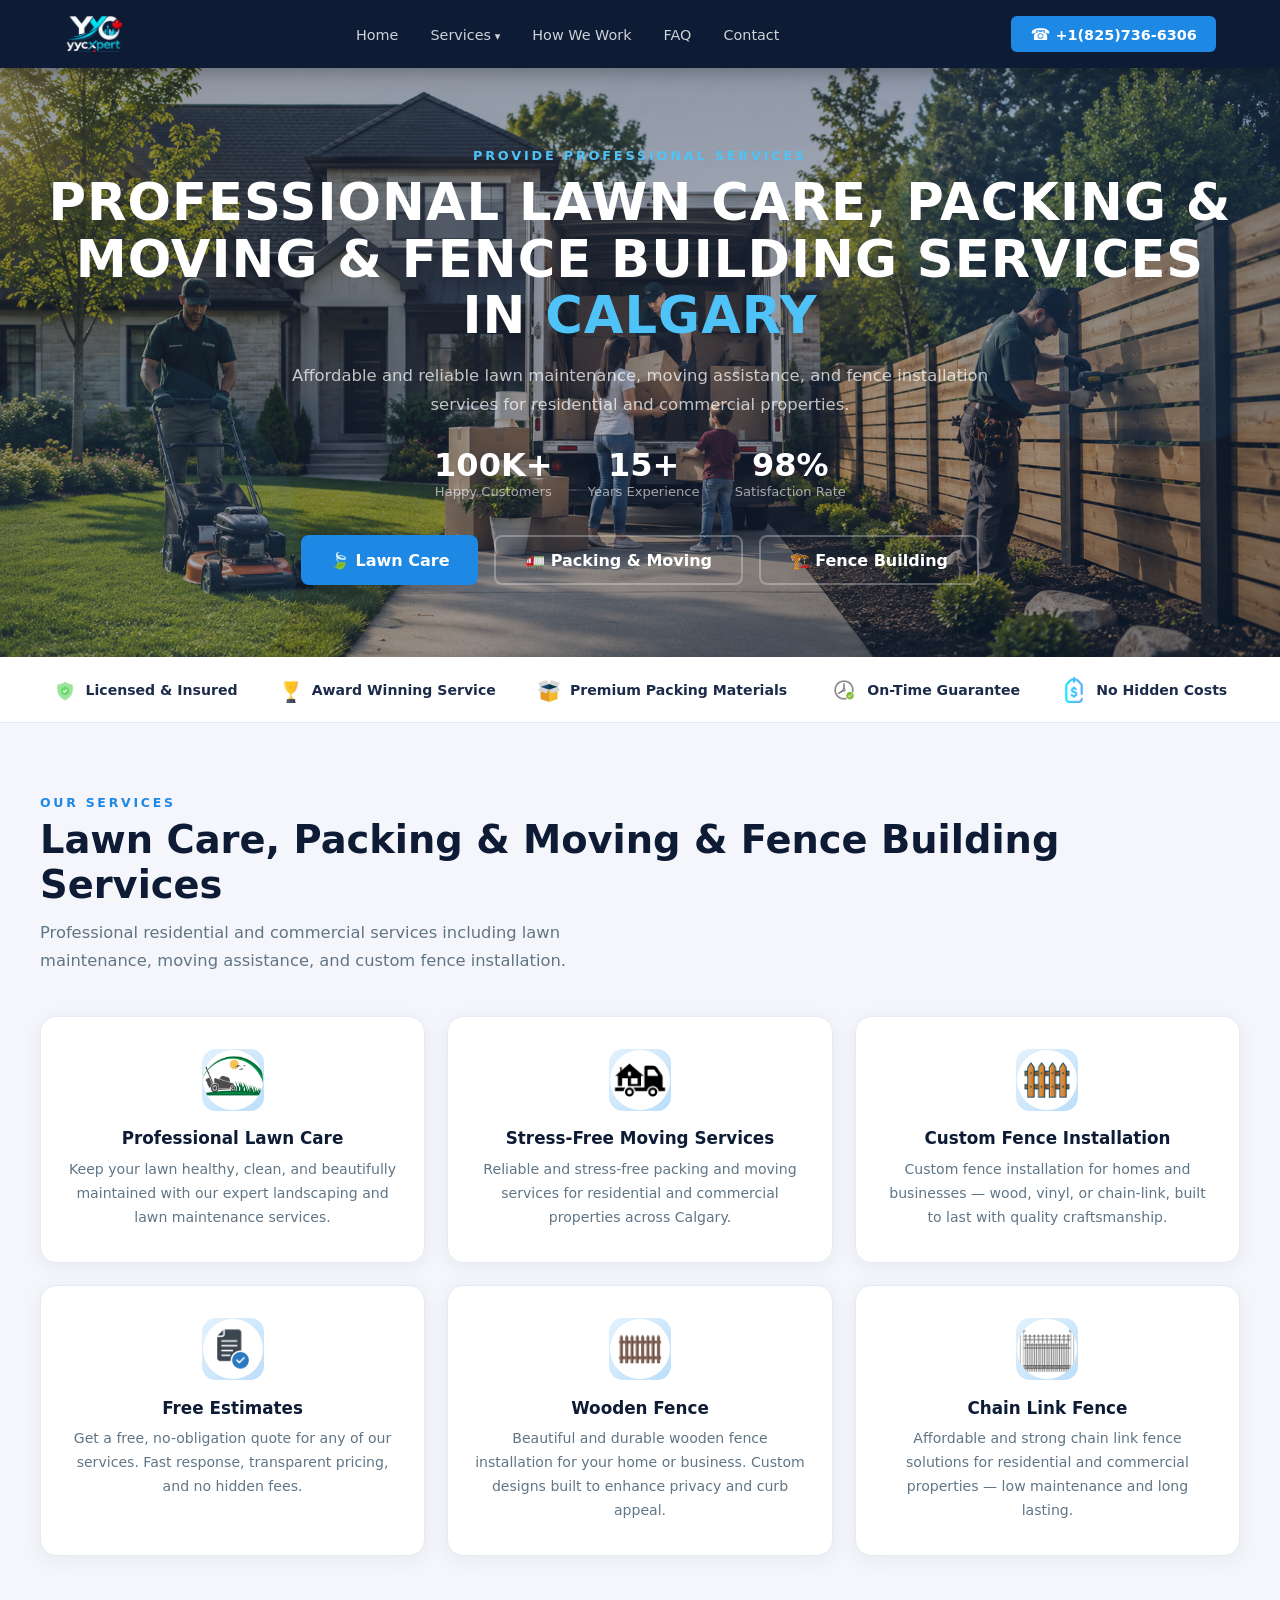
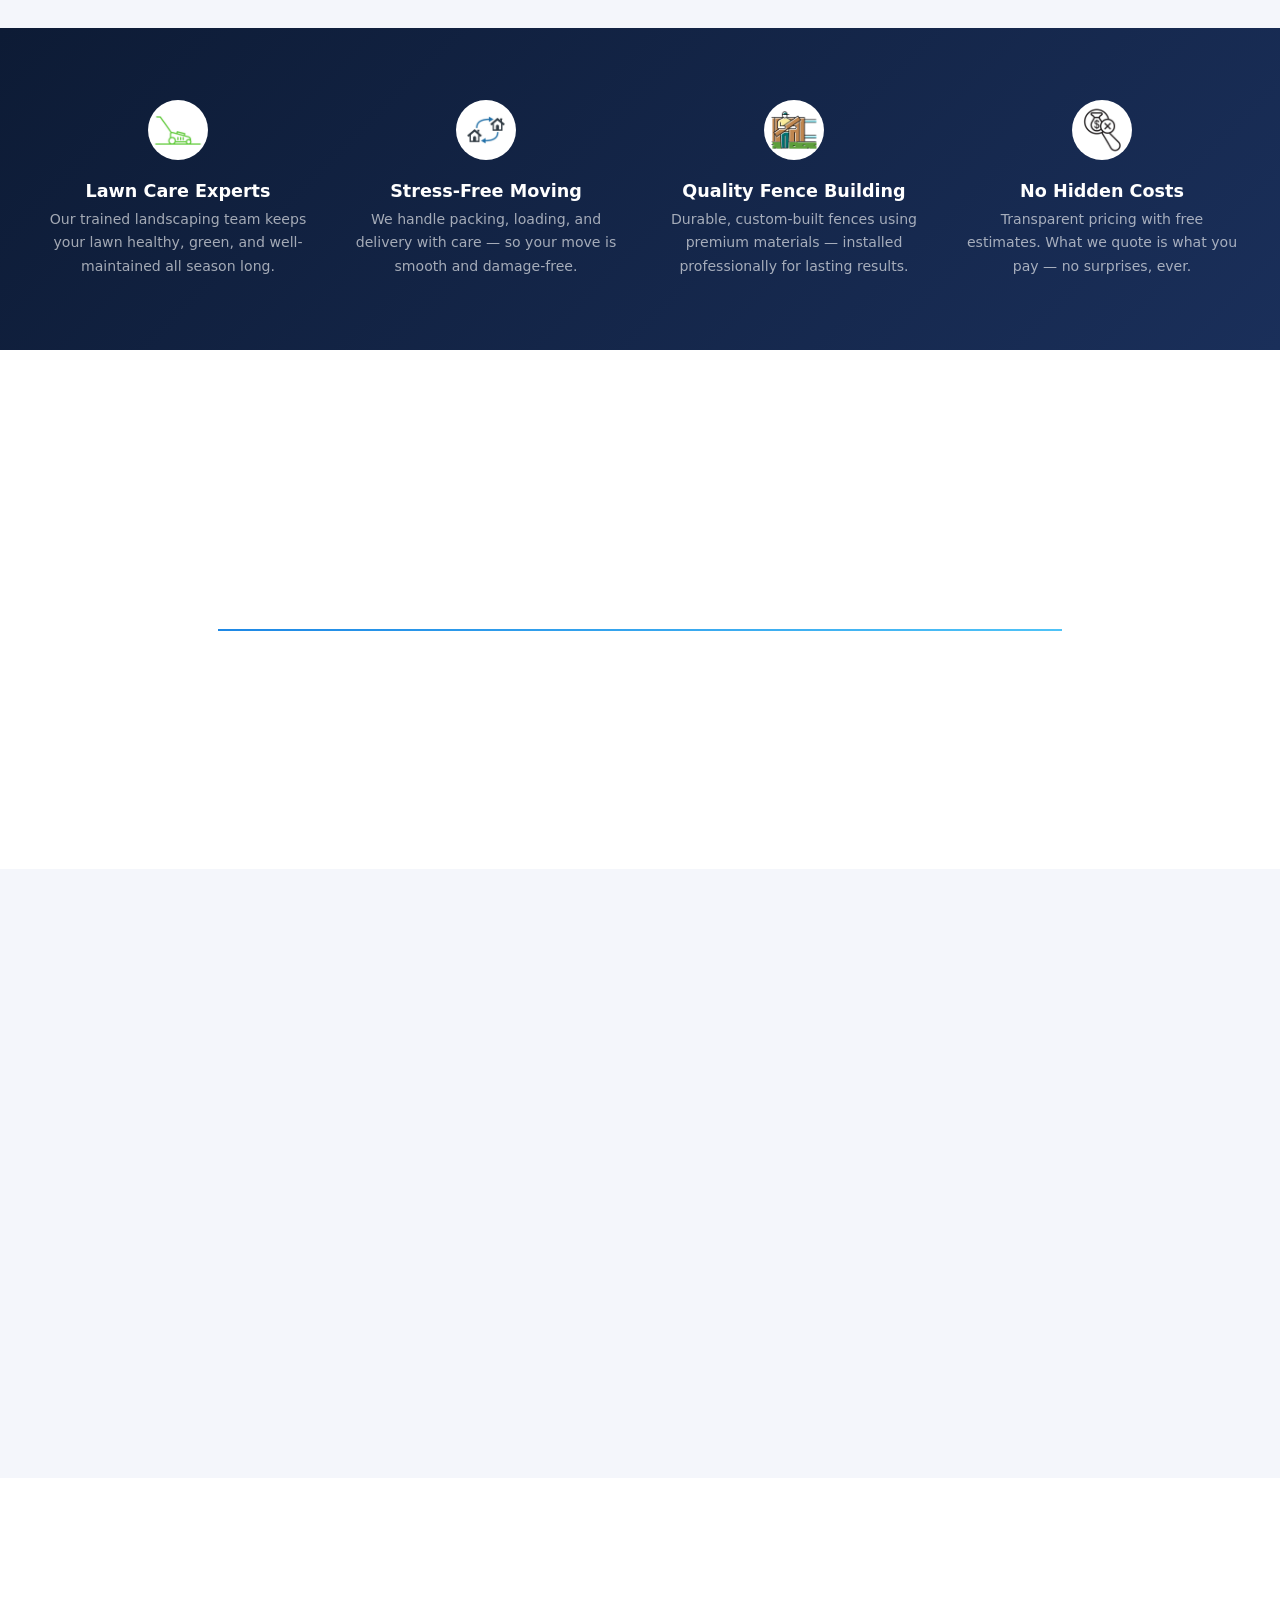
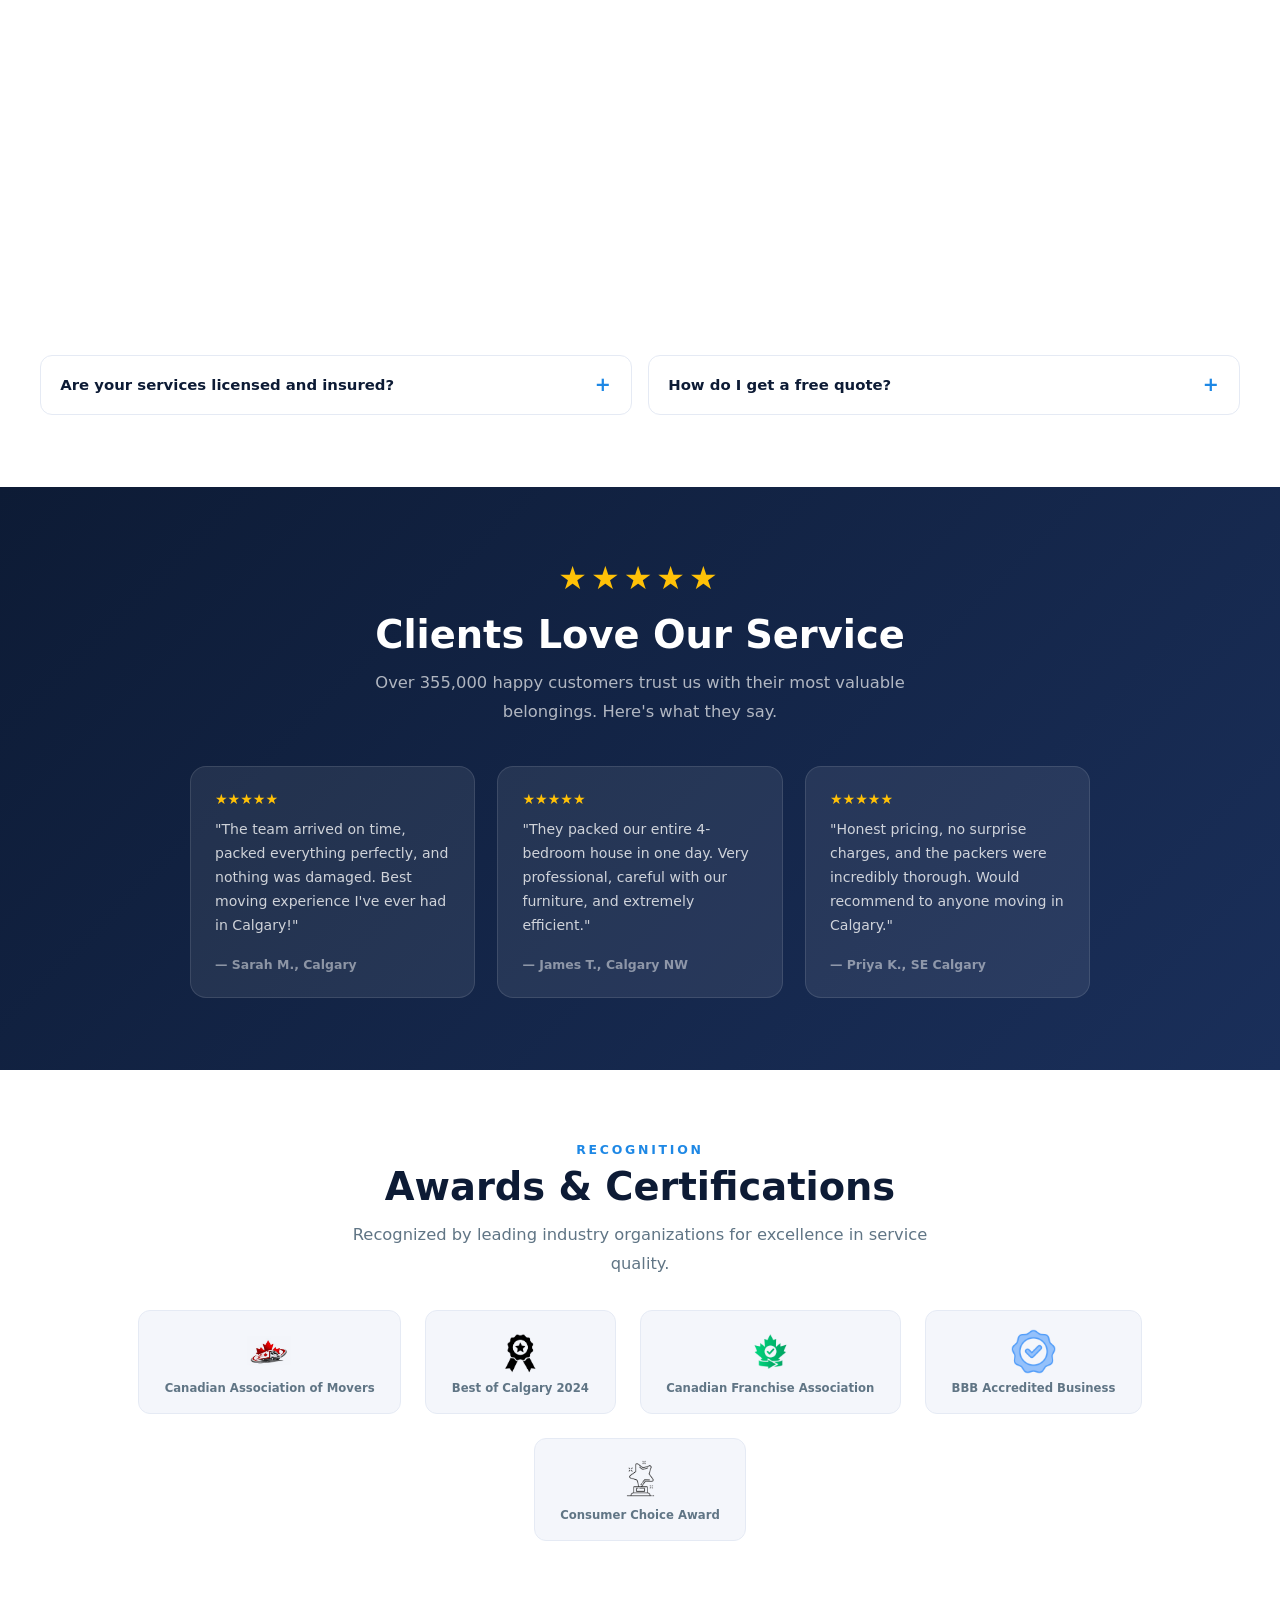
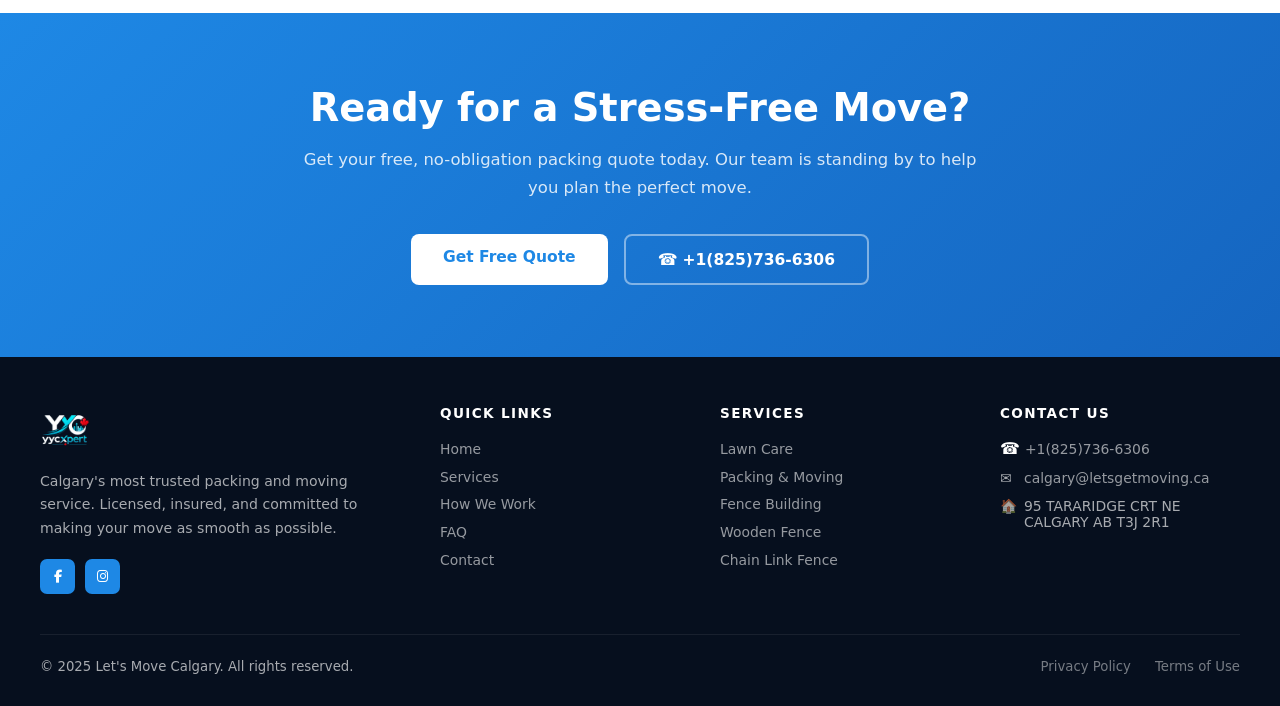
<file: index.html>
<!DOCTYPE html>
<html lang="en">
<head>
  <meta charset="UTF-8" />
  <meta name="viewport" content="width=device-width, initial-scale=1.0" />
  <title>Professional Lawn Care, Packing & Moving & Fence Building Services IN Calgary</title>
  <link rel="stylesheet" href="https://cdnjs.cloudflare.com/ajax/libs/font-awesome/6.5.0/css/all.min.css" />
  <style>
    *, *::before, *::after { box-sizing: border-box; }
    body {
      margin: 0;
      font-family: Inter, system-ui, sans-serif;
      background: #f4f6fb;
      color: #1c2b4a;
    }

    /* ── NAV ── */
    .mv-header {
      background: #0d1b35;
      position: sticky;
      top: 0;
      z-index: 100;
      box-shadow: 0 2px 20px rgba(0,0,0,0.35);
    }
    .mv-nav {
      max-width: 1200px;
      margin: 0 auto;
      padding: 0 1.5rem;
      display: flex;
      align-items: center;
      justify-content: space-between;
      height: 68px;
      gap: 1rem;
    }
    .mv-logo {
      color: #fff;
      font-size: 1.35rem;
      font-weight: 800;
      text-decoration: none;
      display: inline-flex;
      align-items: center;
      gap: 0.5rem;
      letter-spacing: -0.01em;
    }
    .mv-logo-icon {
      font-size: 1.4rem;
      color: #4ade80;
      flex-shrink: 0;
      filter: drop-shadow(0 0 5px rgba(74,222,128,0.7));
      line-height: 1;
    }
    .mv-logo span { color: #4fc3f7; }
    .mv-nav-links {
      display: flex;
      gap: 0;
      list-style: none;
      margin: 0;
      padding: 0;
    }
    .mv-nav-links a {
      color: rgba(255,255,255,0.8);
      text-decoration: none;
      padding: 0.55rem 1rem;
      font-size: 0.9rem;
      font-weight: 500;
      transition: color 0.2s;
    }
    .mv-nav-links a:hover { color: #4fc3f7; }
    .mv-nav-phone {
      background: #1e88e5;
      color: white;
      padding: 0.55rem 1.2rem;
      border-radius: 6px;
      font-weight: 700;
      text-decoration: none;
      font-size: 0.9rem;
      white-space: nowrap;
      transition: background 0.2s, transform 0.2s;
    }
    .mv-nav-phone:hover { background: #1565c0; transform: translateY(-1px); }
    .mv-nav-links .dropdown { position: relative; }
    .mv-nav-links .dropdown > a::after { content: ' ▾'; font-size: 0.7rem; }
    .mv-dropdown-menu { display: none; position: absolute; top: 100%; left: 0; background: #0d1b35; border: 1px solid rgba(255,255,255,0.1); border-radius: 8px; min-width: 180px; z-index: 200; box-shadow: 0 8px 24px rgba(0,0,0,0.3); padding: 0.4rem 0; list-style: none; }
    .mv-dropdown-menu a { display: block; padding: 0.55rem 1.2rem; color: rgba(255,255,255,0.8); font-size: 0.88rem; white-space: nowrap; text-decoration: none; }
    .mv-dropdown-menu a:hover { color: #4fc3f7; background: rgba(255,255,255,0.05); }
    .dropdown:hover .mv-dropdown-menu { display: block; }
    .mv-dropdown-menu .subdropdown { position: relative; }
    .mv-dropdown-menu .subdropdown > a::after { content: ' ›'; font-size: 0.85rem; }
    .mv-subdropdown-menu { display: none; position: absolute; top: 0; left: 100%; background: #0d1b35; border: 1px solid rgba(255,255,255,0.1); border-radius: 8px; min-width: 160px; z-index: 201; box-shadow: 0 8px 24px rgba(0,0,0,0.3); padding: 0.4rem 0; list-style: none; }
    .mv-dropdown-menu .subdropdown:hover .mv-subdropdown-menu { display: block; }
    .mv-mobile-toggle {
      display: none;
      flex-direction: column;
      gap: 5px;
      background: none;
      border: none;
      cursor: pointer;
      padding: 6px;
    }
    .mv-mobile-toggle span {
      display: block;
      width: 24px;
      height: 2px;
      background: white;
      border-radius: 2px;
      transition: transform 0.25s, opacity 0.25s;
    }
    .mv-call-link { display: none; }
    .mv-mobile-toggle.open span:nth-child(1) { transform: translateY(7px) rotate(45deg); }
    .mv-mobile-toggle.open span:nth-child(2) { opacity: 0; transform: scaleX(0); }
    .mv-mobile-toggle.open span:nth-child(3) { transform: translateY(-7px) rotate(-45deg); }

    /* ── HERO ── */
    .mv-hero {
      background: linear-gradient(135deg, rgba(13,27,53,0.45) 0%, rgba(26,47,90,0.35) 55%, rgba(10,32,64,0.50) 100%), url('assets/images/hero/hero-bg.png') center/cover no-repeat;
      position: relative;
      overflow: hidden;
      padding: 5rem 1.5rem 4.5rem;
    }
    .mv-hero::before {
      content: '';
      position: absolute;
      top: -120px; right: -120px;
      width: 500px; height: 500px;
      border-radius: 50%;
      background: rgba(30,136,229,0.07);
      pointer-events: none;
    }
    .mv-hero::after {
      content: '';
      position: absolute;
      bottom: -80px; left: -80px;
      width: 380px; height: 380px;
      border-radius: 50%;
      background: rgba(79,195,247,0.05);
      pointer-events: none;
    }
    .mv-hero-inner {
      max-width: 1200px;
      margin: 0 auto;
      display: block;
      text-align: center;
      position: relative;
      z-index: 1;
    }
.mv-hero-eyebrow {
      color: #4fc3f7;
      font-size: 0.8rem;
      font-weight: 700;
      letter-spacing: 0.22em;
      text-transform: uppercase;
      margin: 0 0 0.7rem;
    }
    .mv-hero h1 {
      font-size: clamp(1.9rem, 4vw, 3.3rem);
      line-height: 1.1;
      color: #fff;
      margin: 0 0 1.2rem;
      font-weight: 900;
      text-transform: uppercase;
      letter-spacing: 0.02em;
    }
    .mv-hero h1 span { color: #4fc3f7; }
    .mv-hero-desc {
      color: rgba(255,255,255,0.72);
      font-size: 1.03rem;
      line-height: 1.75;
      margin: 0 auto 1.8rem;
      max-width: 720px;
    }
    .mv-hero-stats {
      display: flex;
      gap: 2.2rem;
      margin-bottom: 2.2rem;
      flex-wrap: wrap;
      justify-content: center;
    }
    .mv-hero-stat strong {
      display: block;
      font-size: 2rem;
      font-weight: 900;
      color: #fff;
      line-height: 1;
    }
    .mv-hero-stat span { font-size: 0.82rem; color: rgba(255,255,255,0.6); }
    .mv-hero-actions { display: flex; gap: 1rem; flex-wrap: wrap; justify-content: center; }
    .mv-btn-primary {
      background: #1e88e5;
      color: #fff;
      padding: 0.85rem 1.8rem;
      border-radius: 8px;
      font-weight: 700;
      text-decoration: none;
      font-size: 1rem;
      transition: background 0.2s, transform 0.2s, box-shadow 0.2s;
      display: inline-flex;
      align-items: center;
      gap: 0.4rem;
    }
    .mv-btn-primary:hover { background: #1565c0; transform: translateY(-2px); box-shadow: 0 8px 24px rgba(30,136,229,0.4); }
    .mv-btn-outline {
      background: transparent;
      color: #fff;
      padding: 0.85rem 1.8rem;
      border-radius: 8px;
      font-weight: 700;
      text-decoration: none;
      font-size: 1rem;
      border: 2px solid rgba(255,255,255,0.28);
      transition: border-color 0.2s, background 0.2s, transform 0.2s;
    }
    .mv-btn-outline:hover { border-color: rgba(255,255,255,0.65); background: rgba(255,255,255,0.06); transform: translateY(-2px); }

    /* ── QUOTE FORM ── */
    .mv-quote-form {
      background: #fff;
      border-radius: 18px;
      padding: 2rem;
      box-shadow: 0 30px 70px rgba(0,0,0,0.28);
      animation: float 6s ease-in-out infinite;
    }
    @keyframes float {
      0%, 100% { transform: translateY(0); }
      50% { transform: translateY(-10px); }
    }
    .mv-quote-form h3 { margin: 0 0 0.25rem; font-size: 1.25rem; color: #0d1b35; }
    .mv-quote-form > p { margin: 0 0 1.3rem; color: #777; font-size: 0.88rem; }
    .mv-step-pills { display: flex; gap: 0.4rem; margin-bottom: 1.4rem; }
    .mv-step-pill { flex: 1; height: 4px; border-radius: 2px; background: #e5eaf4; transition: background 0.3s; }
    .mv-step-pill.active { background: #1e88e5; }
    .mv-form-step { display: block; }
    .mv-form-step.hidden { display: none; }
    .mv-fg { margin-bottom: 0.9rem; }
    .mv-fg label { display: block; font-size: 0.75rem; font-weight: 700; color: #555; margin-bottom: 0.3rem; text-transform: uppercase; letter-spacing: 0.06em; }
    .mv-fg input, .mv-fg select {
      width: 100%;
      padding: 0.7rem 0.9rem;
      border: 1.5px solid #dde3ef;
      border-radius: 8px;
      font-size: 0.93rem;
      color: #1c2b4a;
      outline: none;
      font-family: inherit;
      transition: border-color 0.2s, box-shadow 0.2s;
      background: #fff;
    }
    .mv-fg input:focus, .mv-fg select:focus { border-color: #1e88e5; box-shadow: 0 0 0 3px rgba(30,136,229,0.12); }
    .mv-form-row { display: grid; grid-template-columns: 1fr 1fr; gap: 0.7rem; }
    .mv-form-submit {
      width: 100%;
      padding: 0.88rem;
      background: #1e88e5;
      color: white;
      border: none;
      border-radius: 8px;
      font-size: 0.97rem;
      font-weight: 700;
      cursor: pointer;
      font-family: inherit;
      transition: background 0.2s, transform 0.2s;
      margin-top: 0.3rem;
    }
    .mv-form-submit:hover { background: #1565c0; transform: translateY(-1px); }
    .mv-form-note { text-align: center; font-size: 0.78rem; color: #aaa; margin-top: 0.7rem; margin-bottom: 0; }

    /* ── TRUST BAR ── */
    .mv-trust-bar { background: #fff; border-bottom: 1px solid #e5eaf4; padding: 1.1rem 1.5rem; }
    .mv-trust-bar-inner {
      max-width: 1200px;
      margin: 0 auto;
      display: flex;
      justify-content: space-around;
      align-items: center;
      gap: 1rem;
      flex-wrap: wrap;
    }
    .mv-trust-item { display: flex; align-items: center; gap: 0.55rem; font-size: 0.88rem; font-weight: 600; color: #1c2b4a; }
    .mv-trust-item .ti { font-size: 1.25rem; }

    /* ── SECTION BASE ── */
    .mv-sec { padding: 4.5rem 1.5rem; }
    .mv-sec-in { max-width: 1200px; margin: 0 auto; }
    .mv-label { color: #1e88e5; font-size: 0.78rem; font-weight: 700; letter-spacing: 0.22em; text-transform: uppercase; margin: 0 0 0.5rem; }
    .mv-title { font-size: clamp(1.65rem, 3vw, 2.45rem); color: #0d1b35; margin: 0 0 0.75rem; line-height: 1.15; font-weight: 800; }
    .mv-sub { color: #607585; font-size: 1.02rem; line-height: 1.75; max-width: 620px; margin: 0 0 2.5rem; }

    /* ── SERVICES ── */
    .mv-sec-services { background: #f4f6fb; }
    .mv-services-grid { display: grid; grid-template-columns: repeat(3, 1fr); gap: 1.4rem; }
    .mv-sc {
      background: #fff;
      border-radius: 16px;
      padding: 2rem 1.5rem;
      box-shadow: 0 4px 20px rgba(13,27,53,0.06);
      border: 1px solid #e5eaf4;
      text-align: center;
      transition: transform 0.3s, box-shadow 0.3s;
    }
    .mv-sc:hover { transform: translateY(-8px); box-shadow: 0 18px 40px rgba(13,27,53,0.13); }
    .mv-sc-icon {
      width: 62px; height: 62px;
      background: linear-gradient(135deg, #e3f2fd, #bbdefb);
      border-radius: 14px;
      display: flex; align-items: center; justify-content: center;
      font-size: 1.7rem;
      margin: 0 auto 1.1rem;
    }
    .mv-sc h3 { font-size: 1.05rem; color: #0d1b35; margin: 0 0 0.6rem; font-weight: 700; }
    .mv-sc p { color: #607585; font-size: 0.88rem; line-height: 1.7; margin: 0; }

    /* ── BENEFITS ── */
    .mv-sec-benefits { background: linear-gradient(135deg, #0d1b35, #1a2f5a); }
    .mv-benefits-grid { display: grid; grid-template-columns: repeat(4, 1fr); gap: 2rem; text-align: center; }
    .mv-ben-icon { font-size: 2.4rem; margin-bottom: 0.75rem; display: block; }
    .mv-ben h3 { color: #fff; font-size: 1.1rem; margin: 0 0 0.45rem; font-weight: 700; }
    .mv-ben p { color: rgba(255,255,255,0.62); font-size: 0.88rem; line-height: 1.65; margin: 0; }

    /* ── HOW WE WORK ── */
    .mv-sec-how { background: #fff; }
    .mv-steps { display: grid; grid-template-columns: repeat(4, 1fr); gap: 0; position: relative; }
    .mv-steps::before {
      content: '';
      position: absolute;
      top: 31px;
      left: calc(12.5% + 28px);
      right: calc(12.5% + 28px);
      height: 2px;
      background: linear-gradient(90deg, #1e88e5, #4fc3f7);
    }
    .mv-step { text-align: center; padding: 0 1.2rem; position: relative; }
    .mv-step-num {
      width: 62px; height: 62px;
      background: linear-gradient(135deg, #1e88e5, #42a5f5);
      border-radius: 50%;
      display: flex; align-items: center; justify-content: center;
      font-size: 1.4rem; font-weight: 900; color: white;
      margin: 0 auto 1.2rem;
      box-shadow: 0 8px 22px rgba(30,136,229,0.35);
      position: relative; z-index: 1;
    }
    .mv-step h3 { font-size: 1.02rem; color: #0d1b35; margin: 0 0 0.45rem; font-weight: 700; }
    .mv-step p { color: #607585; font-size: 0.87rem; line-height: 1.65; margin: 0; }

    /* ── GALLERY ── */
    .mv-sec-gallery { background: #f4f6fb; }
    .mv-gallery { display: grid; grid-template-columns: repeat(4, 1fr); gap: 1rem; }
    .mv-gallery-item {
      border-radius: 12px;
      overflow: hidden;
      aspect-ratio: 4/3;
      background: linear-gradient(135deg, #dbeeff, #c3dcf5);
      display: flex; align-items: center; justify-content: center;
      font-size: 2.2rem;
      transition: transform 0.3s;
      cursor: default;
    }
    .mv-gallery-item:hover { transform: scale(1.04); }

    /* ── PACKAGES ── */
    .mv-sec-packages { background: #fff; }
    .mv-packages { display: grid; grid-template-columns: repeat(3, 1fr); gap: 1.4rem; }
    .mv-pkg {
      border: 2px solid #e5eaf4;
      border-radius: 16px;
      padding: 2rem;
      transition: border-color 0.3s, transform 0.3s, box-shadow 0.3s;
    }
    .mv-pkg:hover { border-color: #1e88e5; transform: translateY(-5px); box-shadow: 0 14px 32px rgba(30,136,229,0.1); }
    .mv-pkg.feat { background: linear-gradient(135deg, #0d1b35, #1a2f5a); border-color: #1e88e5; color: white; }
    .mv-pkg h3 { font-size: 1.15rem; margin: 0 0 0.5rem; color: #0d1b35; }
    .mv-pkg.feat h3 { color: white; }
    .mv-pkg-tag {
      display: inline-block;
      background: #e3f2fd; color: #1e88e5;
      padding: 0.18rem 0.7rem; border-radius: 50px;
      font-size: 0.72rem; font-weight: 700;
      text-transform: uppercase; letter-spacing: 0.1em;
      margin-bottom: 1.1rem;
    }
    .mv-pkg.feat .mv-pkg-tag { background: rgba(30,136,229,0.3); color: #4fc3f7; }
    .mv-pkg-list { list-style: none; padding: 0; margin: 0.8rem 0 1.4rem; display: grid; gap: 0.55rem; }
    .mv-pkg-list li { padding-left: 1.4rem; position: relative; color: #607585; font-size: 0.88rem; line-height: 1.6; }
    .mv-pkg.feat .mv-pkg-list li { color: rgba(255,255,255,0.72); }
    .mv-pkg-list li::before { content: '✓'; position: absolute; left: 0; color: #1e88e5; font-weight: 700; }
    .mv-pkg.feat .mv-pkg-list li::before { color: #4fc3f7; }
    .mv-pkg-btn {
      display: block; text-align: center;
      padding: 0.78rem; border-radius: 8px;
      font-weight: 700; text-decoration: none;
      font-size: 0.92rem;
      background: #e3f2fd; color: #1e88e5;
      transition: background 0.2s, transform 0.2s;
    }
    .mv-pkg-btn:hover { background: #bbdefb; transform: translateY(-1px); }
    .mv-pkg.feat .mv-pkg-btn { background: #1e88e5; color: white; }
    .mv-pkg.feat .mv-pkg-btn:hover { background: #42a5f5; }

    /* ── MATERIALS ── */
    .mv-sec-materials { background: #f4f6fb; }
    .mv-materials { display: grid; grid-template-columns: repeat(3, 1fr); gap: 1.3rem; }
    .mv-mat {
      background: #fff; border-radius: 12px; padding: 1.4rem;
      border: 1px solid #e5eaf4;
      display: flex; gap: 0.9rem; align-items: flex-start;
      transition: transform 0.2s, box-shadow 0.2s;
    }
    .mv-mat:hover { transform: translateY(-3px); box-shadow: 0 10px 24px rgba(13,27,53,0.08); }
    .mv-mat-icon { font-size: 1.7rem; min-width: 44px; text-align: center; }
    .mv-mat h4 { margin: 0 0 0.28rem; font-size: 0.97rem; color: #0d1b35; }
    .mv-mat p { margin: 0; color: #607585; font-size: 0.84rem; line-height: 1.6; }

    /* ── FAQ ── */
    .mv-sec-faq { background: #fff; }
    .mv-faq-grid { display: grid; grid-template-columns: 1fr 1fr; gap: 1rem; align-items: start; }
    .mv-faq-item { border: 1.5px solid #e5eaf4; border-radius: 12px; overflow: hidden; transition: border-color 0.2s; }
    .mv-faq-item:has(details[open]) { border-color: #1e88e5; }
    .mv-faq-item details summary {
      list-style: none;
      padding: 1.1rem 1.2rem;
      cursor: pointer;
      font-weight: 700;
      color: #0d1b35;
      display: flex;
      justify-content: space-between;
      align-items: center;
      gap: 0.5rem;
      font-size: 0.93rem;
    }
    .mv-faq-item details summary::-webkit-details-marker { display: none; }
    .mv-faq-item details summary::after { content: '+'; font-size: 1.2rem; color: #1e88e5; min-width: 18px; text-align: center; }
    .mv-faq-item details[open] summary::after { content: '−'; }
    .mv-faq-item details[open] summary { color: #1e88e5; }
    .mv-faq-body { padding: 0 1.2rem 1.1rem; color: #607585; font-size: 0.88rem; line-height: 1.75; }

    /* ── TESTIMONIALS ── */
    .mv-sec-trust { background: linear-gradient(135deg, #0d1b35, #1a2f5a); text-align: center; }
    .mv-trust-stars { font-size: 2rem; color: #ffc107; letter-spacing: 4px; margin-bottom: 1rem; }
    .mv-sec-trust .mv-title { color: #fff; }
    .mv-sec-trust .mv-sub { color: rgba(255,255,255,0.67); margin: 0 auto 2.5rem; }
    .mv-testi-grid { display: grid; grid-template-columns: repeat(3, 1fr); gap: 1.4rem; margin-top: 0; }
    .mv-testi {
      background: rgba(255,255,255,0.08);
      border: 1px solid rgba(255,255,255,0.11);
      border-radius: 16px; padding: 1.5rem; text-align: left;
      transition: background 0.2s;
    }
    .mv-testi:hover { background: rgba(255,255,255,0.12); }
    .mv-testi .ts { color: #ffc107; font-size: 0.88rem; margin-bottom: 0.7rem; }
    .mv-testi p { color: rgba(255,255,255,0.78); font-size: 0.88rem; line-height: 1.7; margin: 0 0 1rem; }
    .mv-testi .ta { color: rgba(255,255,255,0.48); font-size: 0.78rem; font-weight: 600; }

    /* ── OTHER SERVICES ── */
    .mv-sec-other { background: #f4f6fb; }
    .mv-other-grid { display: grid; grid-template-columns: repeat(3, 1fr); gap: 1.4rem; }
    .mv-oc {
      background: #fff; border-radius: 16px; padding: 2rem;
      border: 1px solid #e5eaf4;
      text-decoration: none; display: block;
      transition: transform 0.3s, box-shadow 0.3s, border-color 0.3s;
    }
    .mv-oc:hover { transform: translateY(-6px); box-shadow: 0 16px 34px rgba(13,27,53,0.1); border-color: #1e88e5; }
    .mv-oc .oi { font-size: 2rem; display: block; margin-bottom: 0.9rem; }
    .mv-oc h3 { font-size: 1.07rem; color: #0d1b35; margin: 0 0 0.45rem; font-weight: 700; }
    .mv-oc p { color: #607585; font-size: 0.87rem; line-height: 1.65; margin: 0; }

    /* ── AWARDS ── */
    .mv-sec-awards { background: #fff; text-align: center; }
    .mv-awards { display: flex; justify-content: center; flex-wrap: wrap; gap: 1.5rem; margin-top: 2rem; }
    .mv-badge {
      background: #f4f6fb; border: 1.5px solid #e5eaf4;
      border-radius: 12px; padding: 1.1rem 1.6rem;
      display: flex; flex-direction: column; align-items: center; gap: 0.45rem; min-width: 130px;
      transition: transform 0.2s, box-shadow 0.2s;
    }
    .mv-badge:hover { transform: translateY(-3px); box-shadow: 0 10px 24px rgba(13,27,53,0.08); }
    .mv-badge .bi { font-size: 1.9rem; }
    .mv-badge span { font-size: 0.73rem; font-weight: 600; color: #607585; text-align: center; }

    /* ── CTA ── */
    .mv-cta { background: linear-gradient(135deg, #1e88e5, #1565c0); text-align: center; padding: 4.5rem 1.5rem; }
    .mv-cta-in { max-width: 680px; margin: 0 auto; }
    .mv-cta h2 { font-size: clamp(1.75rem, 3vw, 2.4rem); color: #fff; margin: 0 0 1rem; font-weight: 800; }
    .mv-cta p { color: rgba(255,255,255,0.83); font-size: 1.03rem; margin: 0 0 2rem; line-height: 1.7; }
    .mv-cta-btns { display: flex; gap: 1rem; justify-content: center; flex-wrap: wrap; }
    .mv-btn-white { background: #fff; color: #1e88e5; padding: 0.88rem 2rem; border-radius: 8px; font-weight: 700; text-decoration: none; font-size: 0.97rem; transition: transform 0.2s, box-shadow 0.2s; }
    .mv-btn-white:hover { transform: translateY(-2px); box-shadow: 0 8px 22px rgba(0,0,0,0.18); }
    .mv-btn-ow { background: transparent; color: #fff; padding: 0.88rem 2rem; border-radius: 8px; font-weight: 700; text-decoration: none; font-size: 0.97rem; border: 2px solid rgba(255,255,255,0.45); transition: border-color 0.2s, background 0.2s, transform 0.2s; }
    .mv-btn-ow:hover { border-color: #fff; background: rgba(255,255,255,0.09); transform: translateY(-2px); }

    /* ── FOOTER ── */
    .mv-footer { background: #060f1e; color: rgba(255,255,255,0.65); padding: 3rem 1.5rem 2rem; }
    .mv-footer-in { max-width: 1200px; margin: 0 auto; }
    .mv-footer-grid { display: grid; grid-template-columns: 1.5fr 1fr 1fr 1fr; gap: 2.5rem; padding-bottom: 2.5rem; border-bottom: 1px solid rgba(255,255,255,0.07); }
    .mv-footer-brand .mv-logo { display: inline-flex; margin-bottom: 0.9rem; }
    .mv-footer-brand p { font-size: 0.88rem; line-height: 1.7; margin: 0 0 1.1rem; }
    .mv-social { display: flex; gap: 0.65rem; }
    .mv-social a {
      width: 35px; height: 35px; border-radius: 7px;
      background: #1e88e5;
      display: flex; align-items: center; justify-content: center;
      color: white; text-decoration: none; font-size: 0.82rem; font-weight: 700;
      transition: background 0.2s, color 0.2s;
    }
    .mv-social a:hover { background: #1e88e5; color: white; }
    .mv-fc h4 { color: #fff; font-size: 0.85rem; font-weight: 700; text-transform: uppercase; letter-spacing: 0.1em; margin: 0 0 1.1rem; }
    .mv-fc ul { list-style: none; padding: 0; margin: 0; display: grid; gap: 0.55rem; }
    .mv-fc ul li a { color: rgba(255,255,255,0.58); text-decoration: none; font-size: 0.87rem; transition: color 0.2s; }
    .mv-fc ul li a:hover { color: #4fc3f7; }
    .mv-ci { display: flex; gap: 0.5rem; margin-bottom: 0.75rem; font-size: 0.87rem; align-items: flex-start; }
    .mv-ci .ci { min-width: 16px; }
    .mv-ci a { color: rgba(255,255,255,0.58); text-decoration: none; transition: color 0.2s; }
    .mv-ci a:hover { color: #4fc3f7; }
    .mv-footer-bot { padding-top: 1.5rem; display: flex; justify-content: space-between; align-items: center; flex-wrap: wrap; gap: 1rem; }
    .mv-footer-bot p { margin: 0; font-size: 0.83rem; }
    .mv-footer-bot-links { display: flex; gap: 1.5rem; }
    .mv-footer-bot-links a { color: rgba(255,255,255,0.45); text-decoration: none; font-size: 0.83rem; transition: color 0.2s; }
    .mv-footer-bot-links a:hover { color: #4fc3f7; }

    /* ── SCROLL ANIMATIONS ── */
    .fu {
      opacity: 0;
      transform: translateY(28px);
      transition: opacity 0.62s ease, transform 0.62s ease;
    }
    .fu.vis { opacity: 1; transform: translateY(0); }
    .d1 { transition-delay: 0.1s; }
    .d2 { transition-delay: 0.2s; }
    .d3 { transition-delay: 0.3s; }
    .d4 { transition-delay: 0.4s; }

    /* ── PULSE ── */
    @keyframes pulse-ring {
      0% { box-shadow: 0 0 0 0 rgba(30,136,229,0.45); }
      70% { box-shadow: 0 0 0 12px rgba(30,136,229,0); }
      100% { box-shadow: 0 0 0 0 rgba(30,136,229,0); }
    }
    .pulse { animation: pulse-ring 2.5s infinite; }

    /* ── RESPONSIVE ── */
    @media (max-width: 1024px) {
      .mv-services-grid, .mv-benefits-grid, .mv-steps { grid-template-columns: repeat(2, 1fr); }
      .mv-steps::before { display: none; }
      .mv-gallery { grid-template-columns: repeat(2, 1fr); }
      .mv-hero-inner { grid-template-columns: 1fr; }
      .mv-quote-form { max-width: 520px; margin: 0 auto; }
      .mv-footer-grid { grid-template-columns: 1fr 1fr; }
      .mv-testi-grid, .mv-other-grid, .mv-packages { grid-template-columns: 1fr 1fr; }
    }
    @media (max-width: 720px) {
      .mv-nav-links { display: none; }
      .mv-nav-links.open {
        display: flex; flex-direction: column;
        position: fixed; top: 68px; left: 0; right: 0;
        background: #0d1b35; padding: 1rem 1.5rem 1.5rem;
        z-index: 99; border-top: 1px solid rgba(255,255,255,0.07);
      }
      .mv-nav-links.open li { padding: 0.2rem 0; }
      .mv-mobile-toggle { display: flex; }
      .mv-nav-phone { display: none; }
      .mv-nav-links.open .mv-dropdown-menu { position: static; box-shadow: none; border: none; border-left: 2px solid rgba(255,255,255,0.15); border-radius: 0; background: transparent; min-width: 0; padding: 0 0 0.3rem 0.8rem; }
      .mv-nav-links.open .dropdown.mob-open .mv-dropdown-menu { display: block; }
      .mv-nav-links.open .mv-subdropdown-menu { position: static; box-shadow: none; border: none; border-left: 2px solid rgba(255,255,255,0.15); border-radius: 0; background: transparent; min-width: 0; padding: 0 0 0.3rem 0.8rem; }
      .mv-nav-links.open .subdropdown.mob-open .mv-subdropdown-menu { display: block; }
      .mv-call-link { display: block; background: #1e88e5; color: #fff !important; text-align: center; padding: 0.75rem !important; border-radius: 8px; font-weight: 700 !important; margin-top: 0.5rem; text-decoration: none; }
      .mv-services-grid, .mv-benefits-grid, .mv-materials, .mv-faq-grid, .mv-testi-grid, .mv-other-grid, .mv-packages { grid-template-columns: 1fr; }
      .mv-footer-grid { grid-template-columns: 1fr; }
      .mv-footer-bot { flex-direction: column; text-align: center; }
      .mv-trust-bar-inner { justify-content: flex-start; gap: 1rem; }
    }
  </style>
</head>
<body>

<!-- ═══ HEADER ═══ -->
<div id="site-header"></div>

<!-- ═══ HERO ═══ -->
<section class="mv-hero">
  <div class="mv-hero-inner">
    <div class="mv-hero-copy">
<p class="mv-hero-eyebrow"> Provide Professional Services</p>
      <h1>Professional Lawn Care, Packing & Moving & Fence Building Services IN <span>Calgary</span></h1>
      <p class="mv-hero-desc">Affordable and reliable lawn maintenance, moving assistance, and fence installation services for residential and commercial properties.</p>
      <div class="mv-hero-stats">
        <div class="mv-hero-stat">
          <strong class="counter" data-target="100000">100K+</strong>
          <span>Happy Customers</span>
        </div>
        <div class="mv-hero-stat">
          <strong class="counter" data-target="15">15+</strong>
          <span>Years Experience</span>
        </div>
        <div class="mv-hero-stat">
          <strong class="counter" data-target="98">98%</strong>
          <span>Satisfaction Rate</span>
        </div>
      </div>
      <div class="mv-hero-actions">
        <a href="lawn-care.html" class="mv-btn-primary pulse">🍃 Lawn Care</a>
        <a href="packing-moving.html" class="mv-btn-outline">🚛 Packing &amp; Moving</a>
        <a href="fence-building.html" class="mv-btn-outline">🏗️ Fence Building</a>
      </div>
    </div>

    <!-- QUOTE FORM -->
    <!--
    <div id="quote">
      <div class="mv-quote-form">
        <h3>Get Your Free Quote</h3>
        <p>Quick 2-step process — takes under 60 seconds</p>
        <div class="mv-step-pills">
          <div class="mv-step-pill active" id="pill1"></div>
          <div class="mv-step-pill" id="pill2"></div>
        </div>

        <div class="mv-form-step" id="formStep1">
          <div class="mv-fg">
            <label>Moving From</label>
            <input type="text" placeholder="Enter your current address" />
          </div>
          <div class="mv-fg">
            <label>Moving To</label>
            <input type="text" placeholder="Enter your destination address" />
          </div>
          <div class="mv-form-row">
            <div class="mv-fg">
              <label>Move Type</label>
              <select>
                <option>Residential</option>
                <option>Commercial</option>
                <option>Storage</option>
              </select>
            </div>
            <div class="mv-fg">
              <label>Moving Date</label>
              <input type="date" />
            </div>
          </div>
          <button class="mv-form-submit" onclick="nextStep()">Next Step →</button>
        </div>

        <div class="mv-form-step hidden" id="formStep2">
          <div class="mv-form-row">
            <div class="mv-fg">
              <label>First Name</label>
              <input type="text" placeholder="John" />
            </div>
            <div class="mv-fg">
              <label>Last Name</label>
              <input type="text" placeholder="Doe" />
            </div>
          </div>
          <div class="mv-fg">
            <label>Phone Number</label>
            <input type="tel" placeholder="(403) 555-0100" />
          </div>
          <div class="mv-fg">
            <label>Email Address</label>
            <input type="email" placeholder="john@example.com" />
          </div>
          <div class="mv-form-row">
            <div class="mv-fg">
              <label>Home Size</label>
              <select>
                <option>Studio</option>
                <option>1 Bedroom</option>
                <option>2 Bedrooms</option>
                <option>3 Bedrooms</option>
                <option>4+ Bedrooms</option>
              </select>
            </div>
            <div class="mv-fg">
              <label>Sq. Footage</label>
              <input type="number" placeholder="e.g. 1200" />
            </div>
          </div>
          <button class="mv-form-submit">Get My Free Quote</button>
        </div>

        <p class="mv-form-note">🔒 Your info is safe with us. No spam, ever.</p>
      </div>
    </div>
    -->
  </div>
</section>

<!-- ═══ TRUST BAR ═══ -->
<div class="mv-trust-bar">
  <div class="mv-trust-bar-inner">
    <div class="mv-trust-item"><span class="ti"><img src="assets/images/badges/licensed-insured.jpg" alt="Licensed & Insured" style="width:24px;height:24px;object-fit:contain;vertical-align:middle;" /></span> Licensed &amp; Insured</div>
    <div class="mv-trust-item"><span class="ti"><img src="assets/images/badges/award-winning-ser.png" alt="Award Winning Service" style="width:24px;height:24px;object-fit:contain;vertical-align:middle;" /></span> Award Winning Service</div>
    <div class="mv-trust-item"><span class="ti"><img src="assets/images/services/premium-packing-materials.jpg" alt="Premium Packing Materials" style="width:24px;height:24px;object-fit:contain;vertical-align:middle;" /></span> Premium Packing Materials</div>
    <div class="mv-trust-item"><span class="ti"><img src="assets/images/badges/on-time-guarante.jpg" alt="On-Time Guarantee" style="width:30px;height:30px;object-fit:contain;vertical-align:middle;" /></span> On-Time Guarantee</div>
    <div class="mv-trust-item"><span class="ti"><img src="assets/images/unused/no-hidden-costs.jpg" alt="No Hidden Costs" style="width:26px;height:26px;object-fit:contain;vertical-align:middle;" /></span> No Hidden Costs</div>
  </div>
</div>

<!-- ═══ SERVICES ═══ -->
<section class="mv-sec mv-sec-services" id="services">
  <div class="mv-sec-in">
    <p class="mv-label fu">Our Services</p>
    <h2 class="mv-title fu d1">Lawn Care, Packing & Moving & Fence Building Services</h2>
    <p class="mv-sub fu d2">Professional residential and commercial services including lawn maintenance, moving assistance, and custom fence installation.</p>
    <div class="mv-services-grid">
      <div class="mv-sc fu d1">
        <div class="mv-sc-icon"><img src="assets/images/services/lawn-care-service.png" alt="Lawn Care" style="width:60px;height:60px;object-fit:cover;border-radius:50%;" /></div>
        <h3>Professional Lawn Care</h3>
        <p>Keep your lawn healthy, clean, and beautifully maintained with our expert landscaping and lawn maintenance services.</p>
      </div>
      <div class="mv-sc fu d2">
        <div class="mv-sc-icon"><img src="assets/images/services/packing.jpg" alt="Packing & Moving" style="width:60px;height:60px;object-fit:cover;border-radius:50%;" /></div>
        <h3>Stress-Free Moving Services</h3>
        <p>Reliable and stress-free packing and moving services for residential and commercial properties across Calgary.</p>
      </div>
      <div class="mv-sc fu d3">
        <div class="mv-sc-icon"><img src="assets/images/services/fenceb.jpg" alt="Fence Building" style="width:60px;height:60px;object-fit:cover;border-radius:50%;" /></div>
        <h3>Custom Fence Installation</h3>
        <p>Custom fence installation for homes and businesses — wood, vinyl, or chain-link, built to last with quality craftsmanship.</p>
      </div>
      <div class="mv-sc fu d4">
        <div class="mv-sc-icon"><img src="assets/images/badges/free-estimates.jpg" alt="Free Estimates" style="width:60px;height:60px;object-fit:cover;border-radius:50%;" /></div>
        <h3>Free Estimates</h3>
        <p>Get a free, no-obligation quote for any of our services. Fast response, transparent pricing, and no hidden fees.</p>
      </div>
      <div class="mv-sc fu d5">
        <div class="mv-sc-icon"><img src="assets/images/services/premium-fence.jpg" alt="Wooden Fence" style="width:60px;height:60px;object-fit:cover;border-radius:50%;" /></div>
        <h3>Wooden Fence</h3>
        <p>Beautiful and durable wooden fence installation for your home or business. Custom designs built to enhance privacy and curb appeal.</p>
      </div>
      <div class="mv-sc fu d6">
        <div class="mv-sc-icon"><img src="assets/images/services/chain-link-fence.jpg" alt="Chain Link Fence" style="width:60px;height:60px;object-fit:cover;border-radius:50%;" /></div>
        <h3>Chain Link Fence</h3>
        <p>Affordable and strong chain link fence solutions for residential and commercial properties — low maintenance and long lasting.</p>
      </div>
    </div>
  </div>
</section>

<!-- ═══ BENEFITS ═══ -->
<section class="mv-sec mv-sec-benefits">
  <div class="mv-sec-in">
    <div class="mv-benefits-grid">
      <div class="mv-ben fu">
        <span class="mv-ben-icon"><img src="assets/images/icons/icon-lawn.jpg" alt="Lawn Care" style="width:60px;height:60px;object-fit:cover;border-radius:50%;" /></span>
        <h3>Lawn Care Experts</h3>
        <p>Our trained landscaping team keeps your lawn healthy, green, and well-maintained all season long.</p>
      </div>
      <div class="mv-ben fu d1">
        <span class="mv-ben-icon"><img src="assets/images/icons/icon-moving.jpg" alt="Packing & Moving" style="width:60px;height:60px;object-fit:cover;border-radius:50%;" /></span>
        <h3>Stress-Free Moving</h3>
        <p>We handle packing, loading, and delivery with care — so your move is smooth and damage-free.</p>
      </div>
      <div class="mv-ben fu d2">
        <span class="mv-ben-icon"><img src="assets/images/icons/icon-fence.jpg" alt="Fence Building" style="width:60px;height:60px;object-fit:cover;border-radius:50%;" /></span>
        <h3>Quality Fence Building</h3>
        <p>Durable, custom-built fences using premium materials — installed professionally for lasting results.</p>
      </div>
      <div class="mv-ben fu d3">
        <span class="mv-ben-icon"><img src="assets/images/icons/icon-no-hidden-cost.jpg" alt="No Hidden Costs" style="width:60px;height:60px;object-fit:cover;border-radius:50%;" /></span>
        <h3>No Hidden Costs</h3>
        <p>Transparent pricing with free estimates. What we quote is what you pay — no surprises, ever.</p>
      </div>
    </div>
  </div>
</section>

<!-- ═══ HOW WE WORK ═══ -->
<section class="mv-sec mv-sec-how" id="how-it-works">
  <div class="mv-sec-in">
    <p class="mv-label fu">Simple Process</p>
    <h2 class="mv-title fu d1">How We Work</h2>
    <p class="mv-sub fu d2">A simple 4-step process to get your lawn, move, or fence project done quickly and professionally.</p>
    <div class="mv-steps">
      <div class="mv-step fu">
        <div class="mv-step-num">1</div>
        <h3>Contact Us</h3>
        <p>Reach out by phone or online. Tell us about your lawn care, moving, or fence building needs and we'll get back to you quickly.</p>
      </div>
      <div class="mv-step fu d1">
        <div class="mv-step-num">2</div>
        <h3>Free Estimate</h3>
        <p>We visit your property, assess the job, and provide a detailed free quote with no hidden fees — you decide with no pressure.</p>
      </div>
      <div class="mv-step fu d2">
        <div class="mv-step-num">3</div>
        <h3>Schedule Your Service</h3>
        <p>Pick a date and time that works for you. We confirm your booking and send a reminder before the appointment.</p>
      </div>
      <div class="mv-step fu d3">
        <div class="mv-step-num">4</div>
        <h3>Job Done Right</h3>
        <p>Our professional team arrives on time, completes the work to the highest standard, and leaves your property clean.</p>
      </div>
    </div>
  </div>
</section>

<!-- ═══ GALLERY ═══ -->
<!--
<section class="mv-sec mv-sec-gallery">
  <div class="mv-sec-in">
    <p class="mv-label fu">Our Work</p>
    <h2 class="mv-title fu d1">Our Recent Projects in Calgary</h2>
    <p class="mv-sub fu d2">Browse our recent lawn care, packing & moving, and fence building projects across Calgary.</p>
    <div class="mv-gallery">
      <div class="mv-gallery-item fu">🌿</div>
      <div class="mv-gallery-item fu d1">✂️</div>
      <div class="mv-gallery-item fu d2">📦</div>
      <div class="mv-gallery-item fu d3">🚚</div>
      <div class="mv-gallery-item fu">🪵</div>
      <div class="mv-gallery-item fu d1">🏡</div>
      <div class="mv-gallery-item fu d2">🔨</div>
      <div class="mv-gallery-item fu d3">⭐</div>
    </div>
  </div>
</section>
-->

<!-- ═══ PACKAGES ═══ -->
<!-- ═══ MATERIALS ═══ -->
<section class="mv-sec mv-sec-materials">
  <div class="mv-sec-in">
    <p class="mv-label fu">What We Use</p>
    <h2 class="mv-title fu d1">Professional Tools &amp; Equipment</h2>
    <p class="mv-sub fu d2">We use quality tools and materials for every job — lawn care, moving, or fence building.</p>
    <div class="mv-materials">
      <div class="mv-mat fu">
        <div class="mv-mat-icon"><img src="assets/images/services/care.jpg" alt="Lawn Mowers & Trimmers" style="width:60px;height:60px;object-fit:cover;border-radius:50%;" /></div>
        <div>
          <h4>Lawn Mowers &amp; Trimmers</h4>
          <p>Commercial-grade mowers and trimmers to keep your lawn neat, clean, and perfectly edged every time.</p>
        </div>
      </div>
      <div class="mv-mat fu d1">
        <div class="mv-mat-icon"><img src="assets/images/services/lawnca.jpg" alt="Fertilizers & Treatments" style="width:60px;height:60px;object-fit:cover;border-radius:50%;" /></div>
        <div>
          <h4>Fertilizers &amp; Treatments</h4>
          <p>Premium lawn treatments and fertilizers to keep your grass green, healthy, and weed-free all season.</p>
        </div>
      </div>
      <div class="mv-mat fu d2">
        <div class="mv-mat-icon"><img src="assets/images/services/packing-boxes-wrap.jpg" alt="Packing Boxes & Wrap" style="width:45px;height:45px;object-fit:contain;border-radius:8px;" /></div>
        <div>
          <h4>Packing Boxes &amp; Wrap</h4>
          <p>High-quality moving boxes, bubble wrap, and shrink wrap to protect all your belongings during the move.</p>
        </div>
      </div>
      <div class="mv-mat fu d1">
        <div class="mv-mat-icon"><img src="assets/images/services/moving-trucks.jpg" alt="Moving Trucks" style="width:45px;height:45px;object-fit:contain;border-radius:8px;" /></div>
        <div>
          <h4>Moving Trucks</h4>
          <p>Fully equipped moving vehicles in various sizes to safely transport your items across Calgary.</p>
        </div>
      </div>
      <div class="mv-mat fu d2">
        <div class="mv-mat-icon"><img src="assets/images/services/premium-fence.jpg" alt="Premium Fence Materials" style="width:45px;height:45px;object-fit:contain;border-radius:8px;" /></div>
        <div>
          <h4>Premium Fence Materials</h4>
          <p>Wood, vinyl, and chain-link fencing materials sourced for durability, strength, and lasting appearance.</p>
        </div>
      </div>
      <div class="mv-mat fu d3">
        <div class="mv-mat-icon"><img src="assets/images/services/installation-tools.png" alt="Professional Installation Tools" style="width:45px;height:45px;object-fit:contain;border-radius:8px;" /></div>
        <div>
          <h4>Professional Installation Tools</h4>
          <p>Industry-grade tools and equipment for precise, secure fence post setting and panel installation.</p>
        </div>
      </div>
    </div>
  </div>
</section>

<!-- ═══ FAQ ═══ -->
<section class="mv-sec mv-sec-faq" id="faq">
  <div class="mv-sec-in">
    <p class="mv-label fu">Common Questions</p>
    <h2 class="mv-title fu d1">Frequently Asked Questions</h2>
    <p class="mv-sub fu d2">Everything you need to know about our lawn care, packing & moving, and fence building services in Calgary.</p>
    <div class="mv-faq-grid">
      <div class="mv-faq-item fu">
        <details>
          <summary>What lawn care services do you offer?</summary>
          <div class="mv-faq-body">We offer full lawn maintenance including mowing, edging, weed removal, fertilizing, leaf cleanup, and seasonal treatments. Whether it's a one-time clean-up or regular maintenance, we've got you covered.</div>
        </details>
      </div>
      <div class="mv-faq-item fu d1">
        <details>
          <summary>How often should I get my lawn maintained?</summary>
          <div class="mv-faq-body">We recommend weekly or bi-weekly mowing during the growing season and monthly visits in fall. Our team will suggest the best schedule based on your lawn type and property size.</div>
        </details>
      </div>
      <div class="mv-faq-item fu d2">
        <details>
          <summary>Do you supply all packing materials for moving?</summary>
          <div class="mv-faq-body">Yes! We bring everything — boxes, bubble wrap, shrink wrap, packing tape, and furniture covers. All materials are included in your quote so there are no surprise costs.</div>
        </details>
      </div>
      <div class="mv-faq-item fu d3">
        <details>
          <summary>How long does a home move take?</summary>
          <div class="mv-faq-body">Most residential moves are completed in a single day. A 1–2 bedroom home typically takes 3–5 hours, while a 4+ bedroom home may take 8–10 hours depending on distance and volume of items.</div>
        </details>
      </div>
      <div class="mv-faq-item fu">
        <details>
          <summary>What types of fences do you build?</summary>
          <div class="mv-faq-body">We build wood, vinyl, and chain-link fences for residential and commercial properties. All fences are custom-built to your specifications and installed by our experienced team.</div>
        </details>
      </div>
      <div class="mv-faq-item fu d1">
        <details>
          <summary>How long does fence installation take?</summary>
          <div class="mv-faq-body">Most standard fence installations are completed in 1–2 days depending on the length and type. We'll give you a clear timeline during your free estimate visit.</div>
        </details>
      </div>
      <div class="mv-faq-item fu d2">
        <details>
          <summary>Are your services licensed and insured?</summary>
          <div class="mv-faq-body">Yes, we are fully licensed and insured for all services — lawn care, packing & moving, and fence building. You can have complete peace of mind when our team is working on your property.</div>
        </details>
      </div>
      <div class="mv-faq-item fu d3">
        <details>
          <summary>How do I get a free quote?</summary>
          <div class="mv-faq-body">Simply call us at <span style="color:#ffffff;margin-right:5px;font-size:1rem;">☎</span>+1(825)736-6306 or fill out our contact form. We'll visit your property, assess the job, and provide a detailed, no-obligation quote — completely free of charge.</div>
        </details>
      </div>
    </div>
  </div>
</section>

<!-- ═══ TESTIMONIALS ═══ -->
<section class="mv-sec mv-sec-trust">
  <div class="mv-sec-in" style="max-width:900px; margin:0 auto;">
    <div class="mv-trust-stars fu">★★★★★</div>
    <h2 class="mv-title fu d1">Clients Love Our Service</h2>
    <p class="mv-sub fu d2">Over 355,000 happy customers trust us with their most valuable belongings. Here's what they say.</p>
    <div class="mv-testi-grid">
      <div class="mv-testi fu">
        <div class="ts">★★★★★</div>
        <p>"The team arrived on time, packed everything perfectly, and nothing was damaged. Best moving experience I've ever had in Calgary!"</p>
        <span class="ta">— Sarah M., Calgary</span>
      </div>
      <div class="mv-testi fu d1">
        <div class="ts">★★★★★</div>
        <p>"They packed our entire 4-bedroom house in one day. Very professional, careful with our furniture, and extremely efficient."</p>
        <span class="ta">— James T., Calgary NW</span>
      </div>
      <div class="mv-testi fu d2">
        <div class="ts">★★★★★</div>
        <p>"Honest pricing, no surprise charges, and the packers were incredibly thorough. Would recommend to anyone moving in Calgary."</p>
        <span class="ta">— Priya K., SE Calgary</span>
      </div>
    </div>
  </div>
</section>

<!-- ═══ OTHER SERVICES ═══ -->
<!--
<section class="mv-sec mv-sec-other">
  <div class="mv-sec-in">
    <p class="mv-label fu">More Services</p>
    <h2 class="mv-title fu d1">Complete Moving Solutions</h2>
    <p class="mv-sub fu d2">Beyond packing, we offer a full range of moving and relocation services across Calgary.</p>
    <div class="mv-other-grid">
      <a class="mv-oc fu" href="index.html">
        <span class="oi">🏡</span>
        <h3>Residential Moving</h3>
        <p>Full-service home moves handled with care, from single apartments to large family homes across Calgary.</p>
      </a>
      <a class="mv-oc fu d1" href="index.html">
        <span class="oi">🏢</span>
        <h3>Commercial Moving</h3>
        <p>Office relocations planned and executed to minimize downtime and keep your business running smoothly.</p>
      </a>
      <a class="mv-oc fu d2" href="index.html">
        <span class="oi">🏪</span>
        <h3>Storage Services</h3>
        <p>Secure, climate-controlled storage solutions for short-term or long-term needs during your transition.</p>
      </a>
      <a class="mv-oc fu" href="index.html">
        <span class="oi">🗑️</span>
        <h3>Junk Removal</h3>
        <p>We'll remove unwanted items, furniture, and debris before or after your move — quickly and responsibly.</p>
      </a>
      <a class="mv-oc fu d1" href="index.html">
        <span class="oi">🎹</span>
        <h3>Specialty Moving</h3>
        <p>Pianos, artwork, antiques, and high-value items handled with specialized equipment and expertise.</p>
      </a>
      <a class="mv-oc fu d2" href="lawn-care.html">
        <span class="oi">🌿</span>
        <h3>Lawn Care Services</h3>
        <p>Professional lawn maintenance and landscaping to keep your new property looking its best.</p>
      </a>
    </div>
  </div>
</section>
-->

<!-- ═══ AWARDS ═══ -->
<section class="mv-sec mv-sec-awards">
  <div class="mv-sec-in">
    <p class="mv-label fu">Recognition</p>
    <h2 class="mv-title fu d1">Awards &amp; Certifications</h2>
    <p class="mv-sub fu d2" style="margin:0 auto 0.5rem;">Recognized by leading industry organizations for excellence in service quality.</p>
    <div class="mv-awards">
      <div class="mv-badge fu"><span class="bi"><img src="assets/images/badges/canadian-association-movers.png" alt="Canadian Association of Movers" style="width:45px;height:45px;object-fit:contain;vertical-align:middle;mix-blend-mode:multiply;background:transparent;" /></span><span>Canadian Association of Movers</span></div>
      <div class="mv-badge fu d1"><span class="bi"><img src="assets/images/badges/best-of-calgary.png" alt="Best of Calgary 2024" style="width:45px;height:45px;object-fit:contain;vertical-align:middle;mix-blend-mode:multiply;background:transparent;" /></span><span>Best of Calgary 2024</span></div>
      <div class="mv-badge fu d2"><span class="bi"><img src="assets/images/badges/canadian-franchise-association.jpg" alt="Canadian Franchise Association" style="width:45px;height:45px;object-fit:contain;vertical-align:middle;mix-blend-mode:multiply;background:transparent;" /></span><span>Canadian Franchise Association</span></div>
      <div class="mv-badge fu d3"><span class="bi"><img src="assets/images/badges/bbb-accredited-business.jpg" alt="BBB Accredited Business" style="width:45px;height:45px;object-fit:contain;vertical-align:middle;mix-blend-mode:multiply;background:transparent;" /></span><span>BBB Accredited Business</span></div>
      <div class="mv-badge fu d4"><span class="bi"><img src="assets/images/badges/consumer-choice-award.jpg" alt="Consumer Choice Award" style="width:45px;height:45px;object-fit:contain;vertical-align:middle;mix-blend-mode:multiply;background:transparent;" /></span><span>Consumer Choice Award</span></div>
    </div>
  </div>
</section>

<!-- ═══ CTA ═══ -->
<section class="mv-cta" id="contact">
  <div class="mv-cta-in">
    <h2 class="fu">Ready for a Stress-Free Move?</h2>
    <p class="fu d1">Get your free, no-obligation packing quote today. Our team is standing by to help you plan the perfect move.</p>
    <div class="mv-cta-btns fu d2">
      <a href="#quote" class="mv-btn-white">Get Free Quote</a>
      <a href="tel:18257366306" class="mv-btn-ow"><span style="color:#ffffff;margin-right:5px;font-size:1rem;">☎</span>+1(825)736-6306</a>
    </div>
  </div>
</section>

<!-- ═══ FOOTER ═══ -->
<div id="site-footer"></div>

<script>
  // ── 2-step form
  function nextStep() {
    document.getElementById('formStep1').classList.add('hidden');
    document.getElementById('formStep2').classList.remove('hidden');
    document.getElementById('pill2').classList.add('active');
  }

  // ── Scroll reveal
  const observer = new IntersectionObserver((entries) => {
    entries.forEach(e => { if (e.isIntersecting) e.target.classList.add('vis'); });
  }, { threshold: 0.1 });
  document.querySelectorAll('.fu').forEach(el => observer.observe(el));

  // ── Counter animation
  function animateCounter(el) {
    const target = parseInt(el.dataset.target);
    const dur = 1800;
    const start = performance.now();
    function tick(now) {
      const p = Math.min((now - start) / dur, 1);
      const eased = 1 - Math.pow(1 - p, 3);
      const val = Math.round(eased * target);
      if (target >= 10000) el.textContent = Math.round(val / 1000) + 'K+';
      else if (target >= 90) el.textContent = val + '%';
      else el.textContent = val + '+';
      if (p < 1) requestAnimationFrame(tick);
    }
    requestAnimationFrame(tick);
  }
  const cObs = new IntersectionObserver((entries) => {
    entries.forEach(e => {
      if (e.isIntersecting) { animateCounter(e.target); cObs.unobserve(e.target); }
    });
  }, { threshold: 0.5 });
  document.querySelectorAll('.counter').forEach(el => cObs.observe(el));
</script>

<script src="//code.tidio.co/pbj18ed9woaajv4pjnjnasotkuph0y5t.js" async></script>
<script src="components/loader.js"></script>
</body>
</html>
</file>
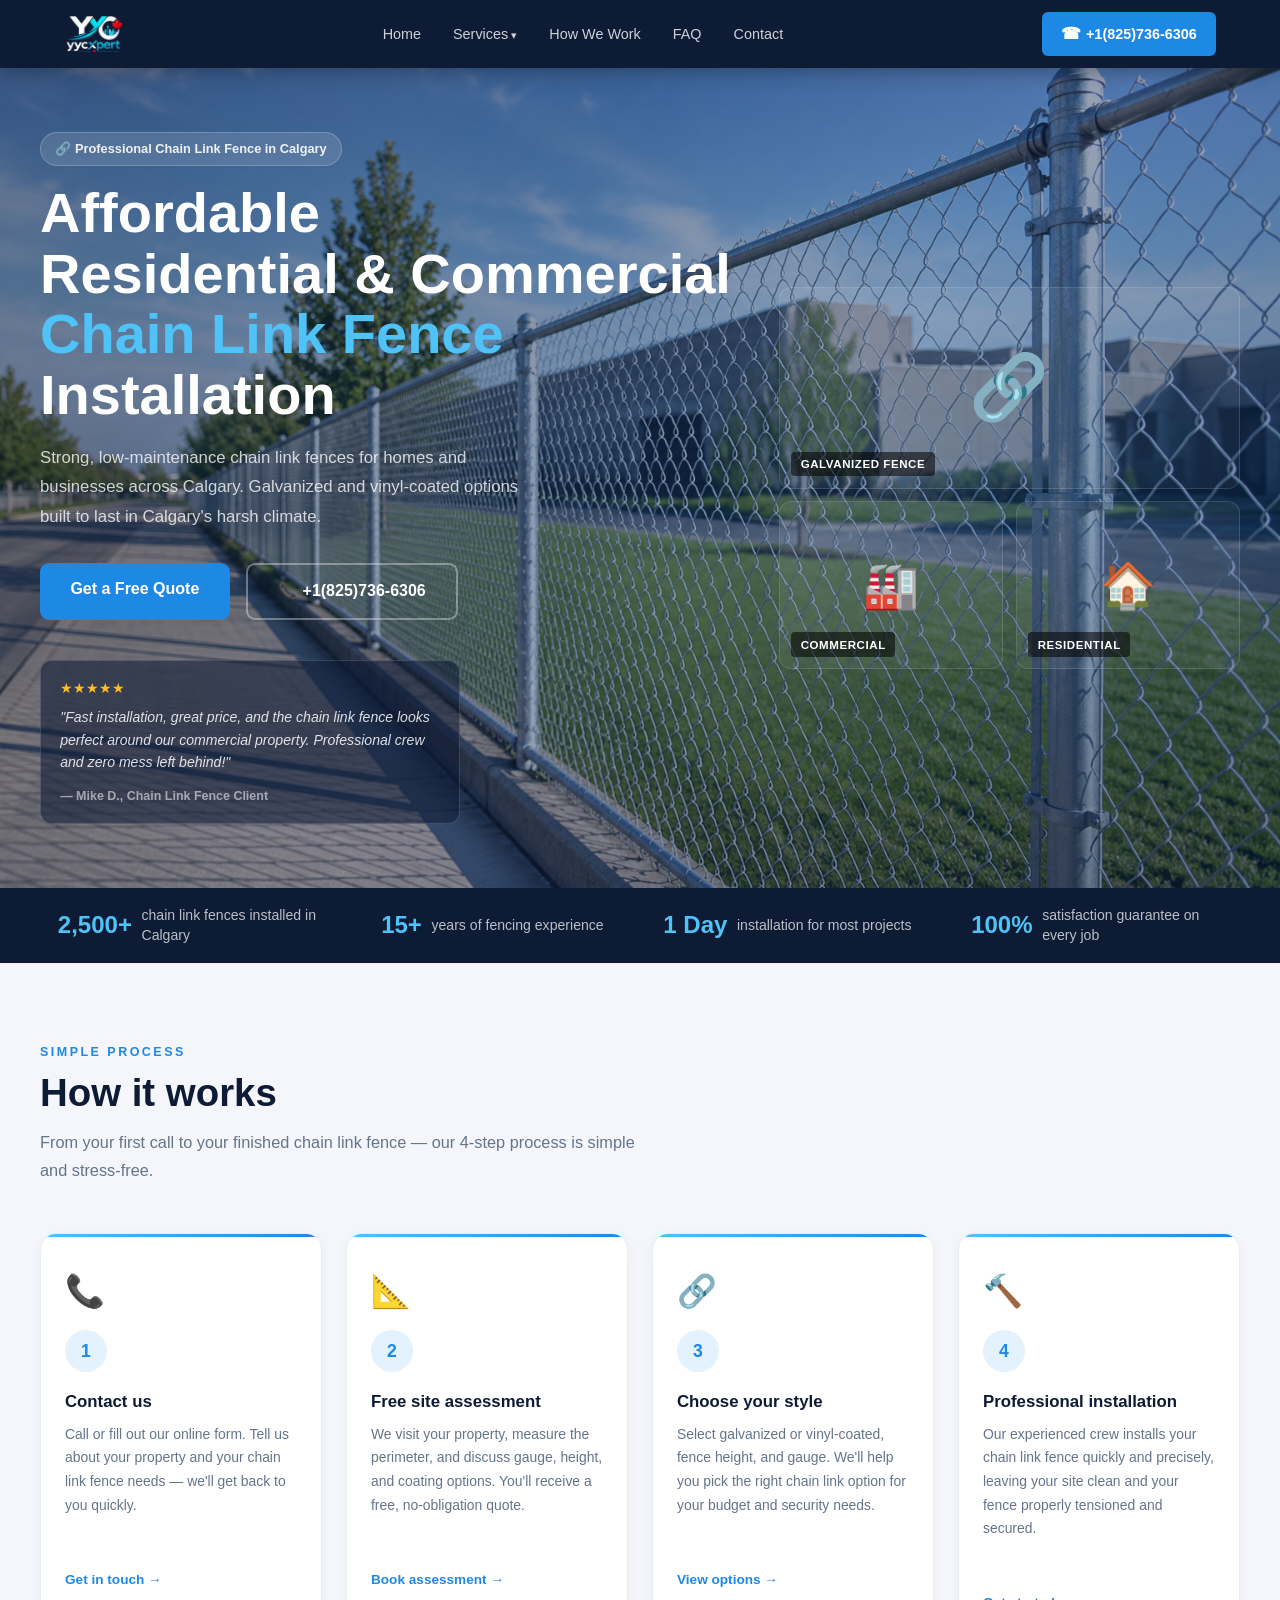
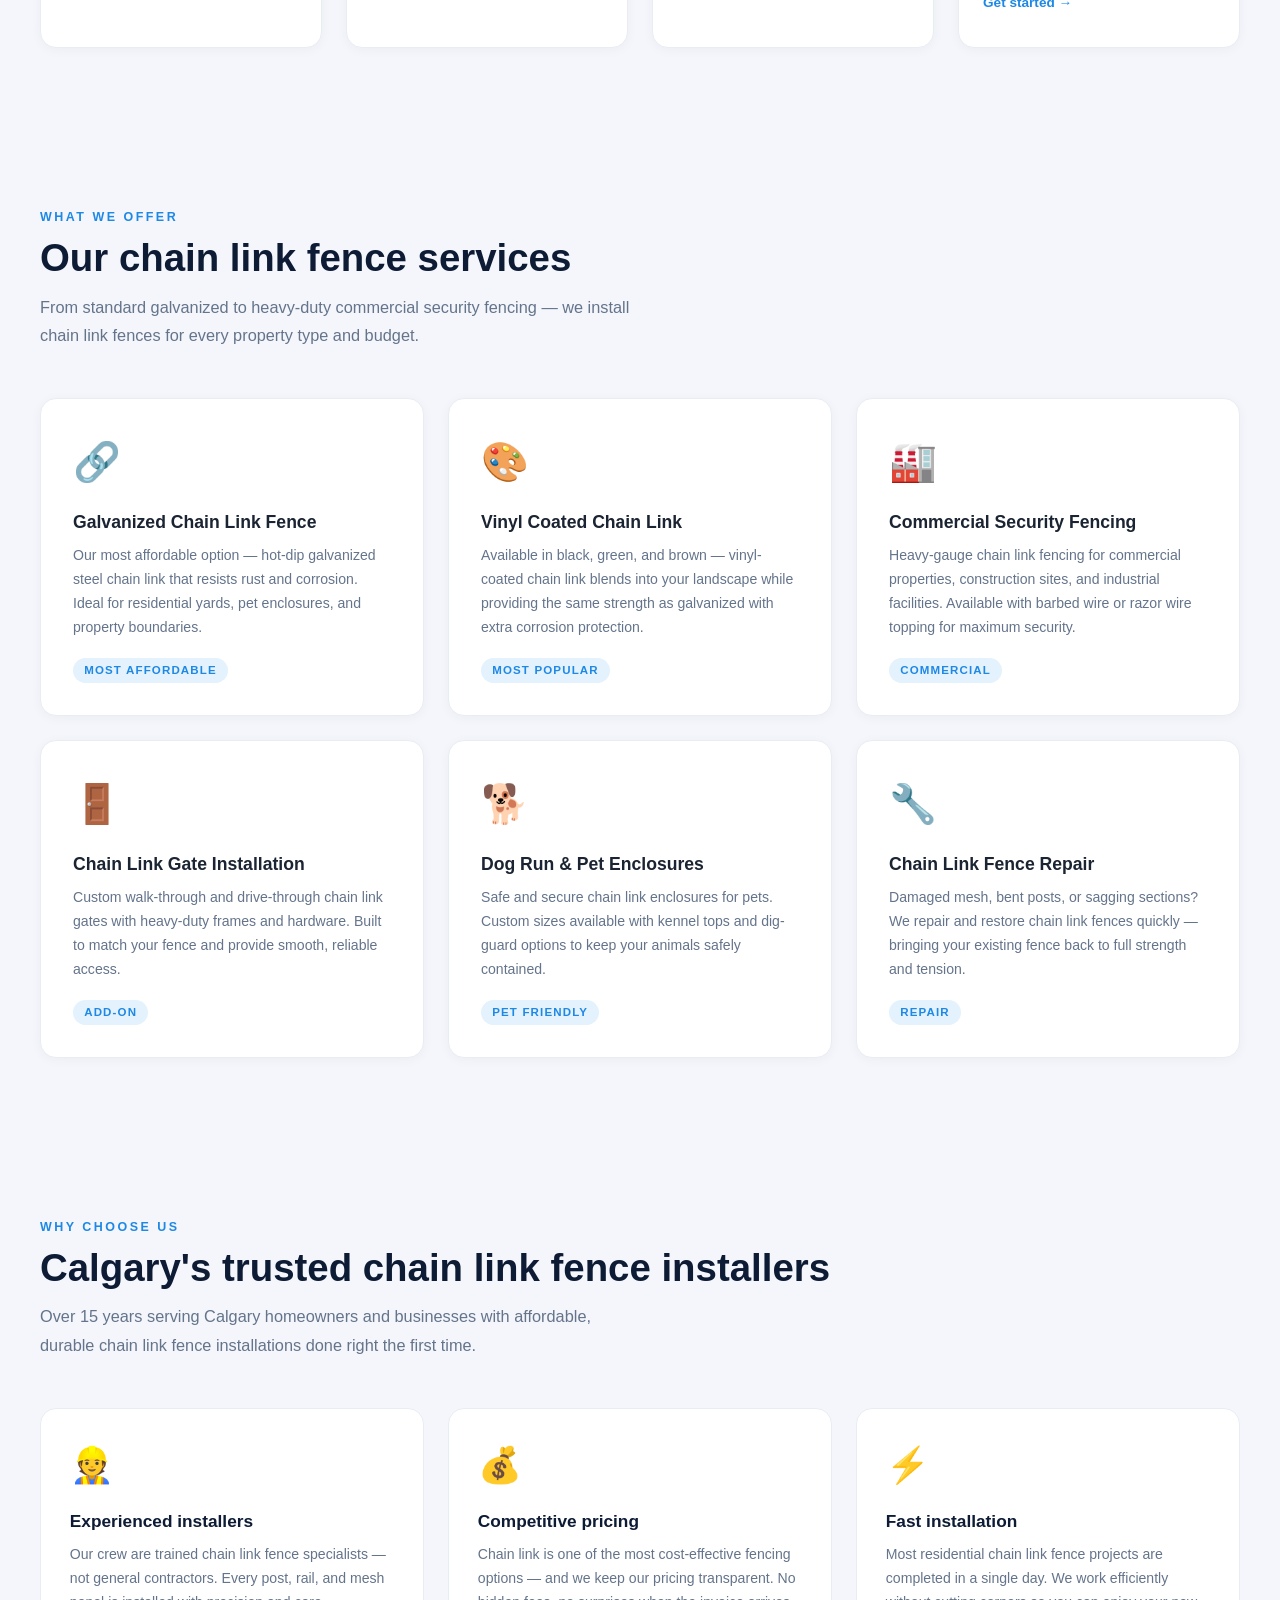
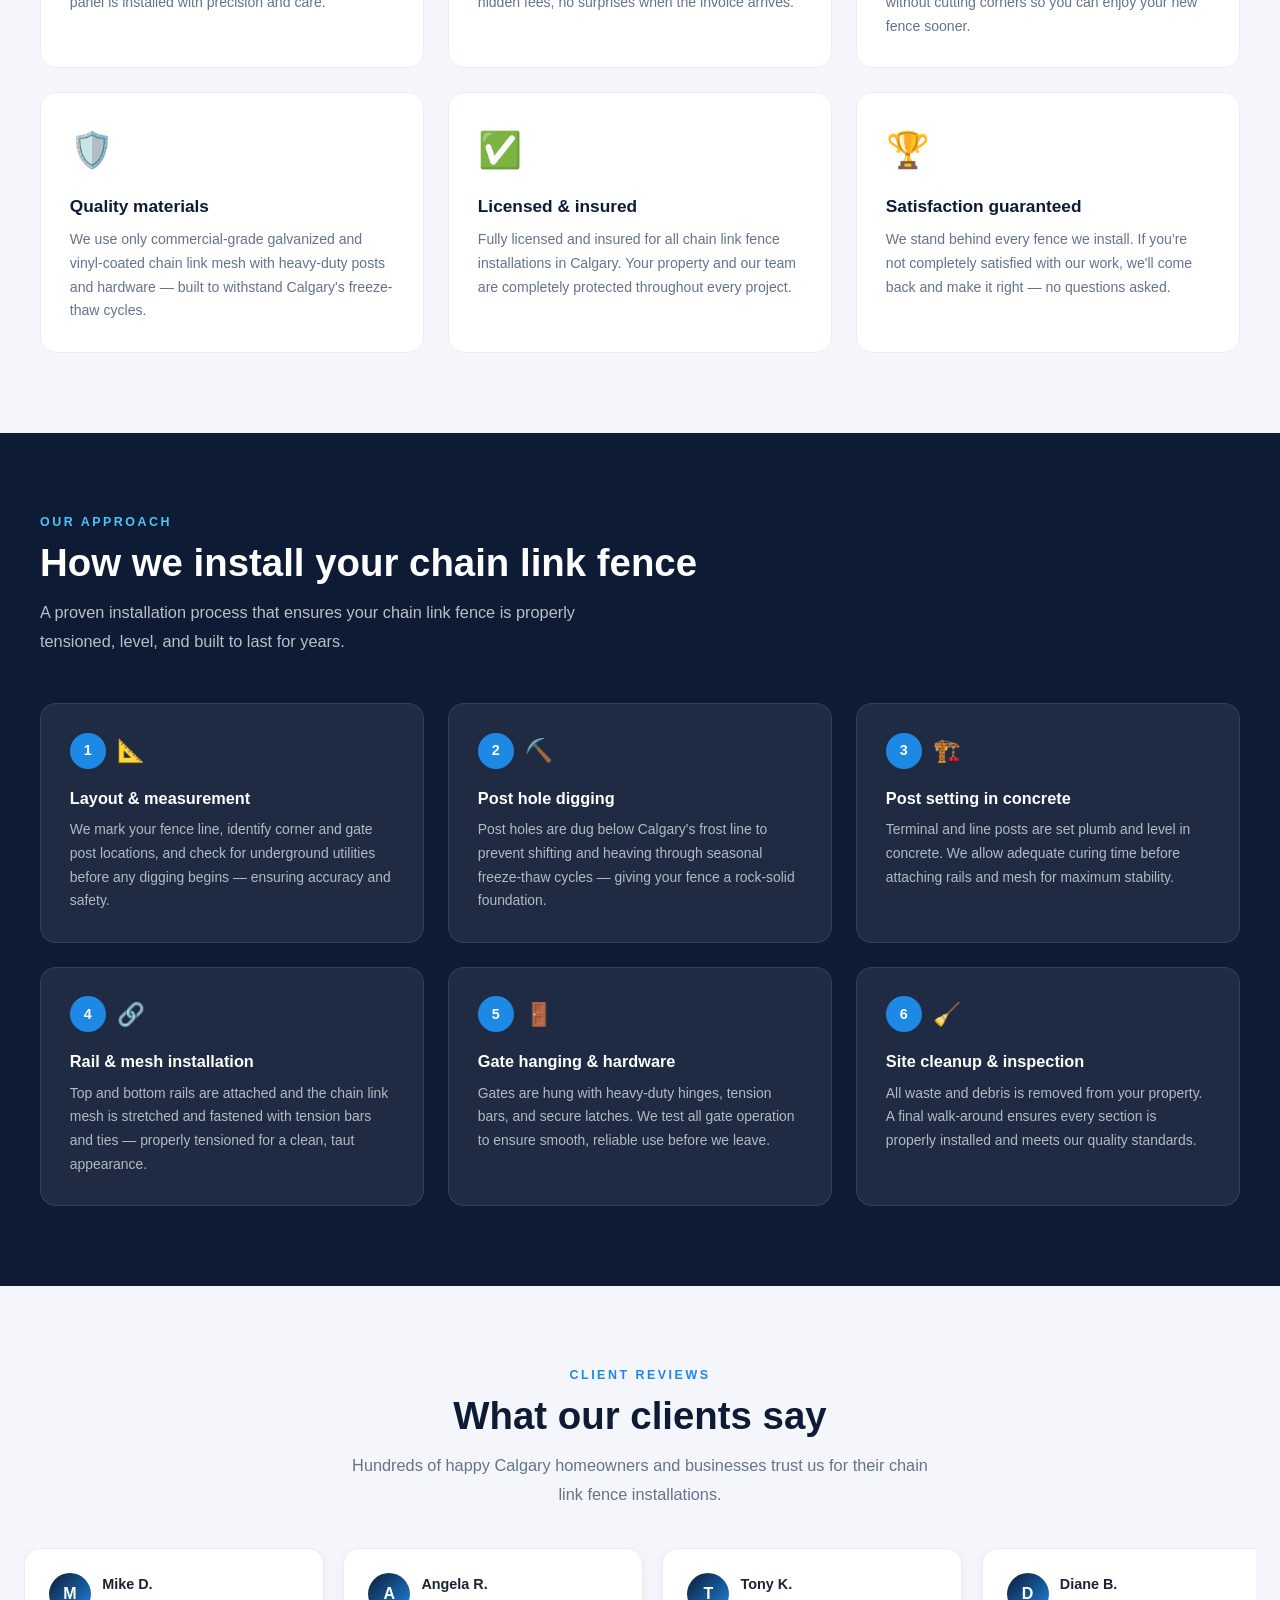
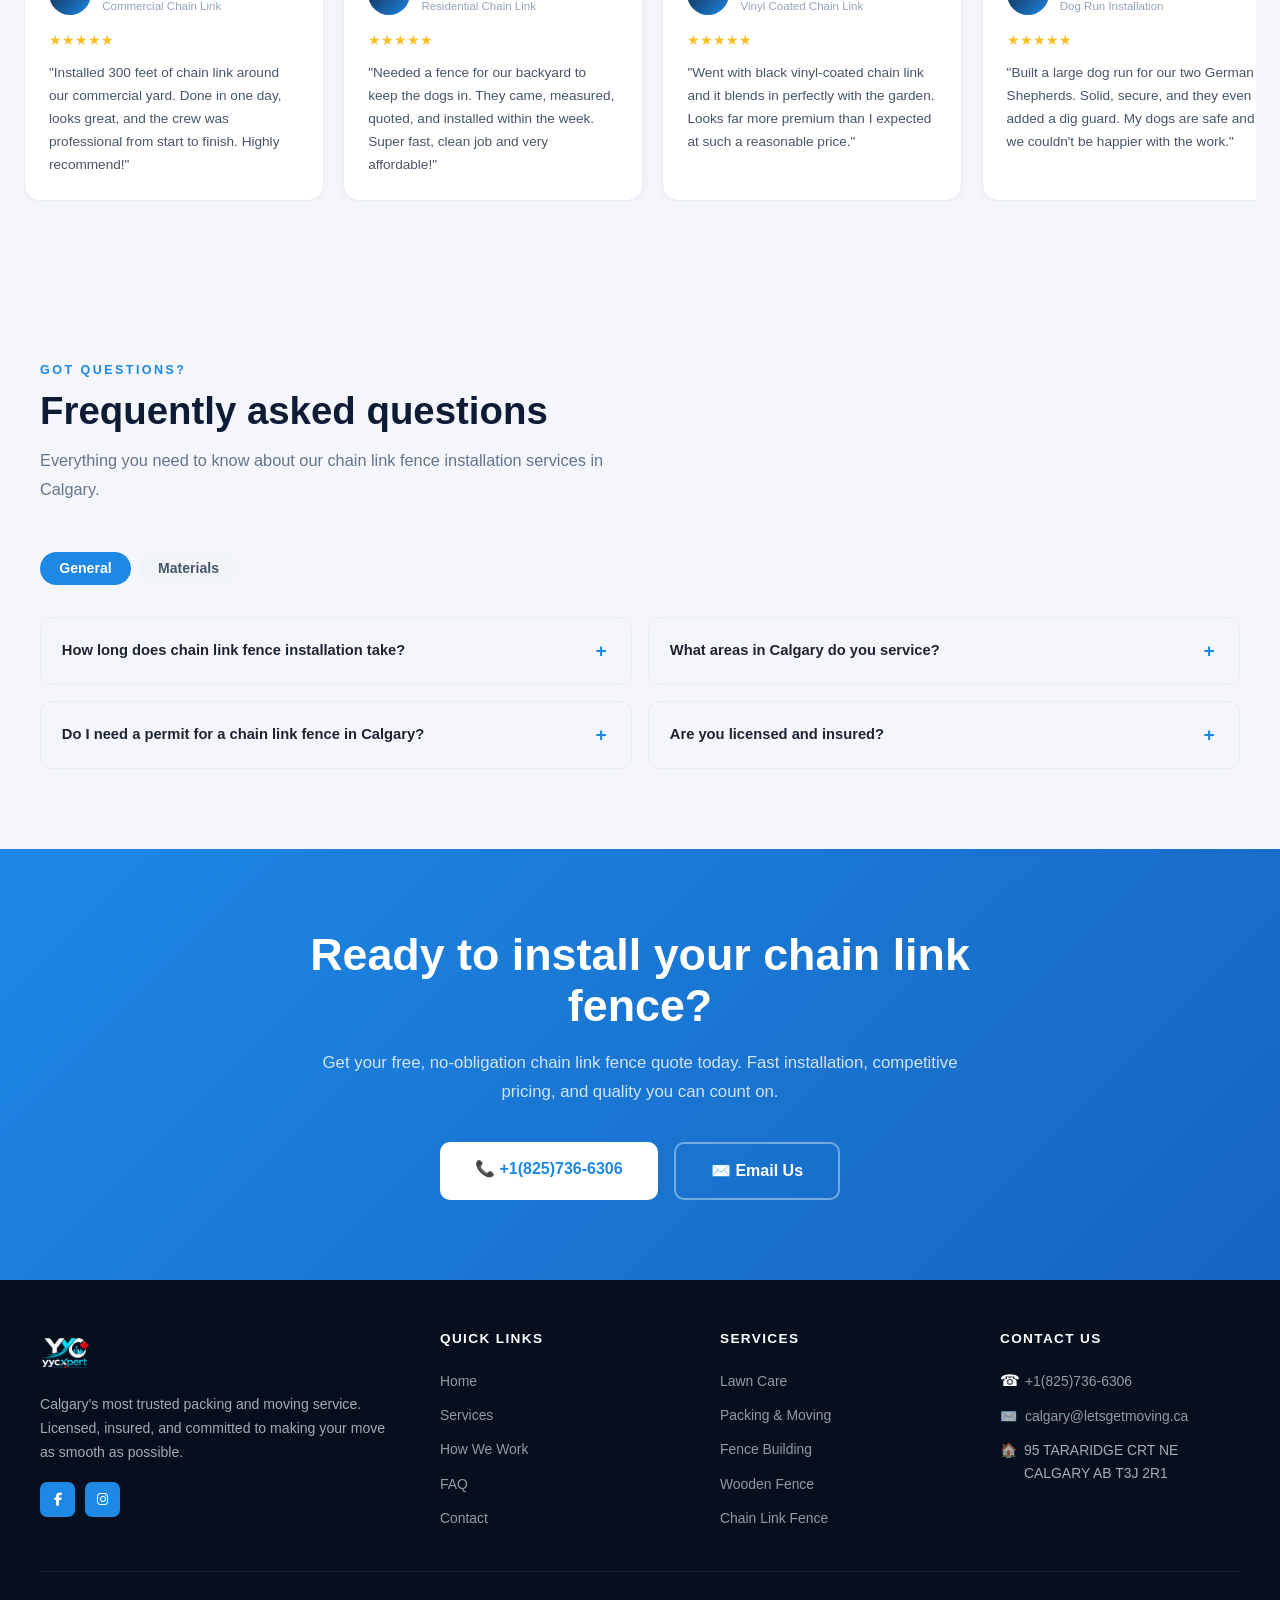
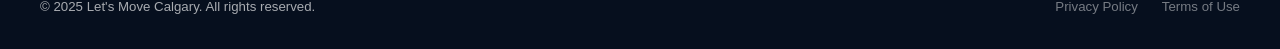
<file: chain-link-fence.html>
<!DOCTYPE html>
<html lang="en">
<head>
  <meta charset="UTF-8" />
  <meta name="viewport" content="width=device-width, initial-scale=1.0" />
  <title>Chain Link Fence Installation in Calgary | Lawn care</title>
  <link rel="stylesheet" href="https://cdnjs.cloudflare.com/ajax/libs/font-awesome/6.5.0/css/all.min.css" />
  <style>
    *, *::before, *::after { box-sizing: border-box; margin: 0; padding: 0; }
    html { scroll-behavior: smooth; }
    body {
      font-family: Inter, -apple-system, BlinkMacSystemFont, 'Segoe UI', sans-serif;
      color: #1c2b4a;
      background: #f4f6fb;
      line-height: 1.6;
    }

    /* ── NAV ── */
    .mv-header { background: #0d1b35; position: sticky; top: 0; z-index: 100; box-shadow: 0 2px 20px rgba(0,0,0,0.35); }
    .mv-nav { max-width: 1200px; margin: 0 auto; padding: 0 1.5rem; display: flex; align-items: center; justify-content: space-between; height: 68px; gap: 1rem; }
    .mv-logo { color: #fff; font-size: 1.35rem; font-weight: 800; text-decoration: none; display: inline-flex; align-items: center; gap: 0.5rem; letter-spacing: -0.01em; }
    .mv-logo-icon { font-size: 1.4rem; color: #4ade80; flex-shrink: 0; filter: drop-shadow(0 0 5px rgba(74,222,128,0.7)); line-height: 1; }
    .mv-logo span { color: #4fc3f7; }
    .mv-nav-links { display: flex; gap: 0; list-style: none; margin: 0; padding: 0; }
    .mv-nav-links a { color: rgba(255,255,255,0.8); text-decoration: none; padding: 0.55rem 1rem; font-size: 0.9rem; font-weight: 500; transition: color 0.2s; }
    .mv-nav-links a:hover { color: #4fc3f7; }
    .mv-nav-phone { background: #1e88e5; color: white; padding: 0.55rem 1.2rem; border-radius: 6px; font-weight: 700; text-decoration: none; font-size: 0.9rem; white-space: nowrap; transition: background 0.2s, transform 0.2s; }
    .mv-nav-phone:hover { background: #1565c0; transform: translateY(-1px); }
    .mv-mobile-toggle { display: none; flex-direction: column; gap: 5px; background: none; border: none; cursor: pointer; padding: 6px; }
    .mv-mobile-toggle span { display: block; width: 24px; height: 2px; background: white; border-radius: 2px; transition: transform 0.25s, opacity 0.25s; }
    .mv-call-link { display: none; }
    .mv-mobile-toggle.open span:nth-child(1) { transform: translateY(7px) rotate(45deg); }
    .mv-mobile-toggle.open span:nth-child(2) { opacity: 0; transform: scaleX(0); }
    .mv-mobile-toggle.open span:nth-child(3) { transform: translateY(-7px) rotate(-45deg); }
    .mv-nav-links .dropdown { position: relative; }
    .mv-nav-links .dropdown > a::after { content: ' ▾'; font-size: 0.7rem; }
    .mv-dropdown-menu { display: none; position: absolute; top: 100%; left: 0; background: #0d1b35; border: 1px solid rgba(255,255,255,0.1); border-radius: 8px; min-width: 180px; z-index: 200; box-shadow: 0 8px 24px rgba(0,0,0,0.3); padding: 0.4rem 0; list-style: none; }
    .mv-dropdown-menu a { display: block; padding: 0.55rem 1.2rem; color: rgba(255,255,255,0.8); font-size: 0.88rem; white-space: nowrap; text-decoration: none; }
    .mv-dropdown-menu a:hover { color: #4fc3f7; background: rgba(255,255,255,0.05); }
    .dropdown:hover .mv-dropdown-menu { display: block; }
    .mv-dropdown-menu .subdropdown { position: relative; }
    .mv-dropdown-menu .subdropdown > a::after { content: ' ›'; font-size: 0.85rem; }
    .mv-subdropdown-menu { display: none; position: absolute; top: 0; left: 100%; background: #0d1b35; border: 1px solid rgba(255,255,255,0.1); border-radius: 8px; min-width: 160px; z-index: 201; box-shadow: 0 8px 24px rgba(0,0,0,0.3); padding: 0.4rem 0; list-style: none; }
    .mv-dropdown-menu .subdropdown:hover .mv-subdropdown-menu { display: block; }

    /* HERO */
    .lc-hero {
      background: linear-gradient(135deg, rgba(13,27,53,0.55) 0%, rgba(26,47,90,0.45) 55%, rgba(10,32,64,0.60) 100%), url('assets/images/hero/chain-link-fence.png') center/cover no-repeat;
      min-height: 560px; display: flex; align-items: center; position: relative; overflow: hidden; padding: 4rem 1.5rem;
    }
    .lc-hero::after { content: ''; position: absolute; inset: 0; background: radial-gradient(ellipse at 80% 50%, rgba(30,136,229,0.12) 0%, transparent 60%); pointer-events: none; }
    .lc-hero-inner { max-width: 1200px; margin: 0 auto; width: 100%; display: grid; grid-template-columns: 1fr 1fr; gap: 3rem; align-items: center; position: relative; z-index: 1; }
    .lc-hero-badge { display: inline-flex; align-items: center; gap: 0.5rem; background: rgba(255,255,255,0.12); border: 1px solid rgba(255,255,255,0.2); border-radius: 50px; padding: 0.35rem 0.9rem; color: rgba(255,255,255,0.9); font-size: 0.8rem; font-weight: 600; margin-bottom: 1.1rem; }
    .lc-hero h1 { font-size: clamp(2rem, 4.5vw, 3.5rem); font-weight: 900; color: #fff; line-height: 1.08; margin-bottom: 1.1rem; }
    .lc-hero h1 em { font-style: normal; color: #4fc3f7; }
    .lc-hero-sub { color: rgba(255,255,255,0.78); font-size: 1.05rem; line-height: 1.75; max-width: 500px; margin-bottom: 2rem; }
    .lc-hero-actions { display: flex; gap: 1rem; flex-wrap: wrap; margin-bottom: 2.5rem; }
    .lc-btn-hero { background: #1e88e5; color: #fff; padding: 0.85rem 1.9rem; border-radius: 9px; font-weight: 700; font-size: 1rem; text-decoration: none; transition: background 0.2s, transform 0.2s, box-shadow 0.2s; display: inline-block; }
    .lc-btn-hero:hover { background: #1565c0; transform: translateY(-2px); box-shadow: 0 8px 22px rgba(30,136,229,0.4); }
    .lc-btn-hero-outline { background: transparent; color: #fff; padding: 0.85rem 1.9rem; border-radius: 9px; font-weight: 700; font-size: 1rem; text-decoration: none; border: 2px solid rgba(255,255,255,0.35); transition: border-color 0.2s, background 0.2s; display: inline-block; }
    .lc-btn-hero-outline:hover { border-color: rgba(255,255,255,0.7); background: rgba(255,255,255,0.06); }
    .lc-hero-review { background: rgba(13,27,53,0.55); border: 1px solid rgba(255,255,255,0.15); border-radius: 12px; padding: 1rem 1.2rem; max-width: 420px; }
    .lc-hero-review .stars { color: #fbbf24; font-size: 0.9rem; margin-bottom: 0.4rem; }
    .lc-hero-review p { color: rgba(255,255,255,0.85); font-size: 0.88rem; line-height: 1.6; margin-bottom: 0.5rem; font-style: italic; }
    .lc-hero-review .reviewer { color: rgba(255,255,255,0.55); font-size: 0.78rem; font-weight: 600; }
    .lc-hero-visual { display: grid; grid-template-columns: 1fr 1fr; gap: 0.8rem; }
    .lc-thumb { border-radius: 12px; overflow: hidden; aspect-ratio: 4/3; background: linear-gradient(135deg, rgba(255,255,255,0.08), rgba(255,255,255,0.04)); border: 1px solid rgba(255,255,255,0.12); display: flex; align-items: center; justify-content: center; font-size: 2.8rem; position: relative; transition: transform 0.3s; }
    .lc-thumb:hover { transform: scale(1.03); }
    .lc-thumb:first-child { grid-column: span 2; aspect-ratio: 16/7; font-size: 4rem; }
    .lc-thumb .lt-label { position: absolute; bottom: 0.7rem; left: 0.7rem; background: rgba(0,0,0,0.55); color: #fff; font-size: 0.72rem; font-weight: 700; padding: 0.2rem 0.6rem; border-radius: 4px; text-transform: uppercase; letter-spacing: 0.05em; }

    /* STATS */
    .lc-stats-bar { background: #0d1b35; padding: 1.1rem 1.5rem; }
    .lc-stats-bar-in { max-width: 1200px; margin: 0 auto; display: flex; align-items: center; justify-content: space-around; gap: 1.5rem; flex-wrap: wrap; }
    .lc-stat-item { display: flex; align-items: center; gap: 0.6rem; color: rgba(255,255,255,0.9); }
    .lc-stat-item strong { font-size: 1.5rem; font-weight: 900; color: #4fc3f7; }
    .lc-stat-item span { font-size: 0.88rem; color: rgba(255,255,255,0.72); max-width: 180px; line-height: 1.4; }

    /* SECTIONS */
    .lc-sec { padding: 5rem 1.5rem; }
    .lc-sec-in { max-width: 1200px; margin: 0 auto; }
    .lc-sec-light { background: #f4f6fb; }
    .lc-sec-dark { background: #0d1b35; }
    .lc-sec-blue { background: linear-gradient(135deg, #1e88e5, #1565c0); }
    .lc-label { color: #1e88e5; font-size: 0.78rem; font-weight: 700; letter-spacing: 0.2em; text-transform: uppercase; margin-bottom: 0.5rem; }
    .lc-title { font-size: clamp(1.7rem, 3vw, 2.6rem); font-weight: 800; color: #0d1b35; line-height: 1.15; margin-bottom: 0.8rem; }
    .lc-title-white { color: #fff; }
    .lc-sub { color: #64748b; font-size: 1.02rem; line-height: 1.75; max-width: 600px; margin-bottom: 3rem; }
    .lc-sub-white { color: rgba(255,255,255,0.72); }
    .lc-center { text-align: center; }
    .lc-center .lc-sub { margin-left: auto; margin-right: auto; }

    /* HOW IT WORKS */
    .lc-how-grid { display: grid; grid-template-columns: repeat(4, 1fr); gap: 1.5rem; }
    .lc-how-card { background: #fff; border: 1px solid #e8edf2; border-radius: 16px; padding: 2rem 1.5rem; box-shadow: 0 2px 12px rgba(0,0,0,0.04); transition: transform 0.3s, box-shadow 0.3s; position: relative; overflow: hidden; }
    .lc-how-card::before { content: ''; position: absolute; top: 0; left: 0; right: 0; height: 3px; background: linear-gradient(90deg, #4fc3f7, #1e88e5); }
    .lc-how-card:hover { transform: translateY(-6px); box-shadow: 0 16px 36px rgba(0,0,0,0.09); }
    .lc-how-num { width: 42px; height: 42px; border-radius: 50%; background: #e3f2fd; color: #1e88e5; font-size: 1.1rem; font-weight: 900; display: flex; align-items: center; justify-content: center; margin-bottom: 1.1rem; }
    .lc-how-icon { font-size: 2rem; margin-bottom: 0.8rem; }
    .lc-how-card h3 { font-size: 1.05rem; font-weight: 700; color: #0d1b35; margin-bottom: 0.4rem; }
    .lc-how-card p { color: #64748b; font-size: 0.87rem; line-height: 1.7; margin-bottom: 1.1rem; }
    .lc-how-step-btn { display: inline-block; color: #1e88e5; font-size: 0.85rem; font-weight: 700; text-decoration: none; margin-top: 0.5rem; }
    .lc-how-step-btn:hover { text-decoration: underline; }

    /* SERVICES GRID */
    .lc-services-grid { display: grid; grid-template-columns: repeat(3, 1fr); gap: 1.5rem; }
    .lc-svc-card { background: #fff; border: 1px solid #e8edf2; border-radius: 16px; padding: 2rem; box-shadow: 0 2px 12px rgba(0,0,0,0.04); transition: transform 0.3s, box-shadow 0.3s, border-color 0.3s; }
    .lc-svc-card:hover { transform: translateY(-6px); box-shadow: 0 16px 36px rgba(0,0,0,0.1); border-color: #90caf9; }
    .lc-svc-icon { font-size: 2.4rem; margin-bottom: 1rem; display: block; }
    .lc-svc-card h3 { font-size: 1.1rem; font-weight: 700; color: #1b2432; margin-bottom: 0.5rem; }
    .lc-svc-card p { color: #64748b; font-size: 0.88rem; line-height: 1.7; margin-bottom: 1rem; }
    .lc-svc-tag { display: inline-block; background: #e3f2fd; color: #1e88e5; padding: 0.2rem 0.7rem; border-radius: 50px; font-size: 0.72rem; font-weight: 700; text-transform: uppercase; letter-spacing: 0.1em; }

    /* WHY CHOOSE US */
    .lc-why-grid { display: grid; grid-template-columns: repeat(3, 1fr); gap: 1.5rem; }
    .lc-why-card { background: #fff; border: 1px solid #e8edf2; border-radius: 16px; padding: 1.8rem; transition: transform 0.3s, box-shadow 0.3s, border-color 0.3s; }
    .lc-why-card:hover { transform: translateY(-5px); box-shadow: 0 14px 30px rgba(0,0,0,0.08); border-color: #90caf9; }
    .lc-why-icon { font-size: 2.2rem; margin-bottom: 0.9rem; display: block; }
    .lc-why-card h3 { font-size: 1.08rem; font-weight: 700; color: #0d1b35; margin-bottom: 0.45rem; }
    .lc-why-card p { color: #64748b; font-size: 0.88rem; line-height: 1.7; }

    /* PROCESS */
    .lc-proc-grid { display: grid; grid-template-columns: repeat(3, 1fr); gap: 1.5rem; }
    .lc-proc-item { background: rgba(255,255,255,0.07); border: 1px solid rgba(255,255,255,0.1); border-radius: 16px; padding: 1.8rem; transition: background 0.2s; }
    .lc-proc-item:hover { background: rgba(255,255,255,0.11); }
    .lc-proc-step { display: flex; align-items: center; gap: 0.7rem; margin-bottom: 1rem; }
    .lc-proc-n { width: 36px; height: 36px; border-radius: 50%; background: #1e88e5; color: white; font-size: 0.9rem; font-weight: 900; display: flex; align-items: center; justify-content: center; flex-shrink: 0; }
    .lc-proc-icon { font-size: 1.4rem; }
    .lc-proc-item h3 { font-size: 1.02rem; font-weight: 700; color: #fff; margin-bottom: 0.45rem; }
    .lc-proc-item p { color: rgba(255,255,255,0.67); font-size: 0.87rem; line-height: 1.7; }

    /* FAQ */
    .lc-faq-tabs { display: flex; gap: 0.5rem; margin-bottom: 2rem; flex-wrap: wrap; }
    .lc-faq-tab { padding: 0.55rem 1.2rem; border-radius: 50px; background: #f1f5f9; color: #475569; font-size: 0.88rem; font-weight: 600; border: none; cursor: pointer; font-family: inherit; transition: background 0.2s, color 0.2s; }
    .lc-faq-tab.active { background: #1e88e5; color: #fff; }
    .lc-faq-panel { display: none; }
    .lc-faq-panel.active { display: grid; grid-template-columns: 1fr 1fr; gap: 1rem; align-items: start; }
    .lc-faq-item { border: 1.5px solid #e8edf2; border-radius: 12px; overflow: hidden; transition: border-color 0.2s; }
    .lc-faq-item:has(details[open]) { border-color: #1e88e5; }
    .lc-faq-item details summary { list-style: none; padding: 1.1rem 1.3rem; cursor: pointer; font-weight: 700; font-size: 0.92rem; color: #1b2432; display: flex; justify-content: space-between; align-items: center; gap: 0.5rem; }
    .lc-faq-item details summary::-webkit-details-marker { display: none; }
    .lc-faq-item details summary::after { content: '+'; font-size: 1.2rem; color: #1e88e5; min-width: 18px; text-align: center; }
    .lc-faq-item details[open] summary::after { content: '−'; }
    .lc-faq-item details[open] summary { color: #1e88e5; }
    .lc-faq-body { padding: 0 1.3rem 1.1rem; color: #607585; font-size: 0.88rem; line-height: 1.75; }
    .lc-faq-body strong { color: #1e88e5; }

    /* TESTIMONIALS */
    .lc-review-strip { overflow: hidden; position: relative; }
    .lc-review-track { display: flex; gap: 1.2rem; animation: scroll-reviews 40s linear infinite; width: max-content; }
    .lc-review-track:hover { animation-play-state: paused; }
    @keyframes scroll-reviews { 0% { transform: translateX(0); } 100% { transform: translateX(-50%); } }
    .lc-review-card { background: #fff; border: 1px solid #e8edf2; border-radius: 16px; padding: 1.5rem; width: 300px; flex-shrink: 0; box-shadow: 0 2px 12px rgba(0,0,0,0.04); }
    .lc-review-top { display: flex; align-items: center; gap: 0.7rem; margin-bottom: 0.9rem; }
    .lc-review-avatar { width: 42px; height: 42px; border-radius: 50%; background: linear-gradient(135deg, #0d1b35, #1e88e5); display: flex; align-items: center; justify-content: center; color: white; font-weight: 700; font-size: 1rem; flex-shrink: 0; }
    .lc-review-meta { flex: 1; min-width: 0; }
    .lc-review-name { font-weight: 700; font-size: 0.9rem; color: #1b2432; }
    .lc-review-tag { font-size: 0.72rem; color: #94a3b8; font-weight: 500; }
    .lc-review-stars { color: #fbbf24; font-size: 0.85rem; margin-bottom: 0.6rem; }
    .lc-review-text { color: #475569; font-size: 0.85rem; line-height: 1.7; }

    /* CTA */
    .lc-cta { padding: 5rem 1.5rem; text-align: center; }
    .lc-cta-in { max-width: 680px; margin: 0 auto; }
    .lc-cta h2 { font-size: clamp(1.9rem, 3.5vw, 2.8rem); font-weight: 900; color: #fff; margin-bottom: 1rem; line-height: 1.15; }
    .lc-cta p { color: rgba(255,255,255,0.8); font-size: 1.05rem; line-height: 1.75; margin-bottom: 2.2rem; }
    .lc-cta-btns { display: flex; gap: 1rem; justify-content: center; flex-wrap: wrap; }
    .lc-cta-white { background: #fff; color: #1e88e5; padding: 0.9rem 2.2rem; border-radius: 10px; font-weight: 700; font-size: 1rem; text-decoration: none; transition: transform 0.2s, box-shadow 0.2s; }
    .lc-cta-white:hover { transform: translateY(-2px); box-shadow: 0 8px 24px rgba(0,0,0,0.15); }
    .lc-cta-ghost { background: transparent; color: #fff; padding: 0.9rem 2.2rem; border-radius: 10px; font-weight: 700; font-size: 1rem; text-decoration: none; border: 2px solid rgba(255,255,255,0.4); transition: border-color 0.2s, background 0.2s; }
    .lc-cta-ghost:hover { border-color: #fff; background: rgba(255,255,255,0.08); }

    /* ── FOOTER ── */
    .mv-footer { background: #060f1e; color: rgba(255,255,255,0.65); padding: 3rem 1.5rem 2rem; }
    .mv-footer-in { max-width: 1200px; margin: 0 auto; }
    .mv-footer-grid { display: grid; grid-template-columns: 1.5fr 1fr 1fr 1fr; gap: 2.5rem; padding-bottom: 2.5rem; border-bottom: 1px solid rgba(255,255,255,0.07); }
    .mv-footer-brand .mv-logo { display: inline-flex; margin-bottom: 0.9rem; }
    .mv-footer-brand p { font-size: 0.88rem; line-height: 1.7; margin: 0 0 1.1rem; }
    .mv-social { display: flex; gap: 0.65rem; }
    .mv-social a { width: 35px; height: 35px; border-radius: 7px; background: #1e88e5; display: flex; align-items: center; justify-content: center; color: white; text-decoration: none; font-size: 0.82rem; font-weight: 700; transition: background 0.2s, color 0.2s; }
    .mv-social a:hover { background: #1565c0; color: white; }
    .mv-fc h4 { color: #fff; font-size: 0.85rem; font-weight: 700; text-transform: uppercase; letter-spacing: 0.1em; margin: 0 0 1.1rem; }
    .mv-fc ul { list-style: none; padding: 0; margin: 0; display: grid; gap: 0.55rem; }
    .mv-fc ul li a { color: rgba(255,255,255,0.58); text-decoration: none; font-size: 0.87rem; transition: color 0.2s; }
    .mv-fc ul li a:hover { color: #4fc3f7; }
    .mv-ci { display: flex; gap: 0.5rem; margin-bottom: 0.75rem; font-size: 0.87rem; align-items: flex-start; }
    .mv-ci .ci { min-width: 16px; }
    .mv-ci a { color: rgba(255,255,255,0.58); text-decoration: none; transition: color 0.2s; }
    .mv-ci a:hover { color: #4fc3f7; }
    .mv-footer-bot { padding-top: 1.5rem; display: flex; justify-content: space-between; align-items: center; flex-wrap: wrap; gap: 1rem; }
    .mv-footer-bot p { margin: 0; font-size: 0.83rem; }
    .mv-footer-bot-links { display: flex; gap: 1.5rem; }
    .mv-footer-bot-links a { color: rgba(255,255,255,0.45); text-decoration: none; font-size: 0.83rem; transition: color 0.2s; }
    .mv-footer-bot-links a:hover { color: #4fc3f7; }

    /* ANIMATIONS */
    .fu { opacity: 0; transform: translateY(28px); transition: opacity 0.6s ease, transform 0.6s ease; }
    .fu.vis { opacity: 1; transform: translateY(0); }
    .fd1 { transition-delay: 0.1s; } .fd2 { transition-delay: 0.2s; }
    .fd3 { transition-delay: 0.3s; } .fd4 { transition-delay: 0.4s; }

    /* RESPONSIVE */
    @media (max-width: 1024px) {
      .lc-how-grid { grid-template-columns: repeat(2, 1fr); }
      .lc-services-grid { grid-template-columns: repeat(2, 1fr); }
      .lc-why-grid { grid-template-columns: repeat(2, 1fr); }
      .lc-proc-grid { grid-template-columns: repeat(2, 1fr); }
      .lc-hero-inner { grid-template-columns: 1fr; }
      .lc-hero-visual { display: none; }
      .mv-footer-grid { grid-template-columns: 1fr 1fr; }
    }
    @media (max-width: 720px) {
      .mv-nav-links { display: none; }
      .mv-mobile-toggle { display: flex; }
      .mv-nav-links.open { display: flex; flex-direction: column; position: fixed; top: 68px; left: 0; right: 0; background: #0d1b35; padding: 1rem 1.5rem 1.5rem; z-index: 99; border-top: 1px solid rgba(255,255,255,0.07); }
      .mv-nav-links.open li { padding: 0.2rem 0; }
      .mv-nav-phone { display: none; }
      .mv-nav-links.open .mv-dropdown-menu { position: static; box-shadow: none; border: none; border-left: 2px solid rgba(255,255,255,0.15); border-radius: 0; background: transparent; min-width: 0; padding: 0 0 0.3rem 0.8rem; }
      .mv-nav-links.open .dropdown.mob-open .mv-dropdown-menu { display: block; }
      .mv-nav-links.open .mv-subdropdown-menu { position: static; box-shadow: none; border: none; border-left: 2px solid rgba(255,255,255,0.15); border-radius: 0; background: transparent; min-width: 0; padding: 0 0 0.3rem 0.8rem; }
      .mv-nav-links.open .subdropdown.mob-open .mv-subdropdown-menu { display: block; }
      .mv-call-link { display: block; background: #1e88e5; color: #fff !important; text-align: center; padding: 0.75rem !important; border-radius: 8px; font-weight: 700 !important; margin-top: 0.5rem; text-decoration: none; }
      .lc-how-grid, .lc-services-grid, .lc-why-grid, .lc-proc-grid { grid-template-columns: 1fr; }
      .lc-faq-panel.active { grid-template-columns: 1fr; }
      .mv-footer-grid { grid-template-columns: 1fr; }
      .mv-footer-bot { flex-direction: column; text-align: center; }
    }
  </style>
</head>
<body>

<!-- ═══ HEADER ═══ -->
<div id="site-header"></div>

<!-- HERO -->
<section class="lc-hero">
  <div class="lc-hero-inner">
    <div>
      <div class="lc-hero-badge">🔗 Professional Chain Link Fence in Calgary</div>
      <h1>Affordable <span style="white-space:nowrap">Residential &amp; Commercial</span><br><em>Chain Link Fence</em> Installation</h1>
      <p class="lc-hero-sub">Strong, low-maintenance chain link fences for homes and businesses across Calgary. Galvanized and vinyl-coated options built to last in Calgary's harsh climate.</p>
      <div class="lc-hero-actions">
        <a href="#contact" class="lc-btn-hero">Get a Free Quote</a>
        <a href="tel:18257366306" class="lc-btn-hero-outline">📞 +1(825)736-6306</a>
      </div>
      <div class="lc-hero-review">
        <div class="stars">★★★★★</div>
        <p>"Fast installation, great price, and the chain link fence looks perfect around our commercial property. Professional crew and zero mess left behind!"</p>
        <span class="reviewer">— Mike D., Chain Link Fence Client</span>
      </div>
    </div>
    <div class="lc-hero-visual">
      <div class="lc-thumb">🔗<span class="lt-label">Galvanized Fence</span></div>
      <div class="lc-thumb">🏭<span class="lt-label">Commercial</span></div>
      <div class="lc-thumb">🏠<span class="lt-label">Residential</span></div>
    </div>
  </div>
</section>

<!-- STATS -->
<div class="lc-stats-bar">
  <div class="lc-stats-bar-in">
    <div class="lc-stat-item"><strong>2,500+</strong><span>chain link fences installed in Calgary</span></div>
    <div class="lc-stat-item"><strong>15+</strong><span>years of fencing experience</span></div>
    <div class="lc-stat-item"><strong>1 Day</strong><span>installation for most projects</span></div>
    <div class="lc-stat-item"><strong>100%</strong><span>satisfaction guarantee on every job</span></div>
  </div>
</div>

<!-- HOW IT WORKS -->
<section class="lc-sec" id="how">
  <div class="lc-sec-in">
    <p class="lc-label fu">Simple process</p>
    <h2 class="lc-title fu fd1">How it works</h2>
    <p class="lc-sub fu fd2">From your first call to your finished chain link fence — our 4-step process is simple and stress-free.</p>
    <div class="lc-how-grid">
      <div class="lc-how-card fu fd1">
        <div class="lc-how-icon">📞</div>
        <div class="lc-how-num">1</div>
        <h3>Contact us</h3>
        <p>Call or fill out our online form. Tell us about your property and your chain link fence needs — we'll get back to you quickly.</p>
        <br><a href="#contact" class="lc-how-step-btn">Get in touch →</a>
      </div>
      <div class="lc-how-card fu fd2">
        <div class="lc-how-icon">📐</div>
        <div class="lc-how-num">2</div>
        <h3>Free site assessment</h3>
        <p>We visit your property, measure the perimeter, and discuss gauge, height, and coating options. You'll receive a free, no-obligation quote.</p>
        <br><a href="#contact" class="lc-how-step-btn">Book assessment →</a>
      </div>
      <div class="lc-how-card fu fd3">
        <div class="lc-how-icon">🔗</div>
        <div class="lc-how-num">3</div>
        <h3>Choose your style</h3>
        <p>Select galvanized or vinyl-coated, fence height, and gauge. We'll help you pick the right chain link option for your budget and security needs.</p>
        <br><a href="#services" class="lc-how-step-btn">View options →</a>
      </div>
      <div class="lc-how-card fu fd4">
        <div class="lc-how-icon">🔨</div>
        <div class="lc-how-num">4</div>
        <h3>Professional installation</h3>
        <p>Our experienced crew installs your chain link fence quickly and precisely, leaving your site clean and your fence properly tensioned and secured.</p>
        <br><a href="#contact" class="lc-how-step-btn">Get started →</a>
      </div>
    </div>
  </div>
</section>

<!-- SERVICES -->
<section class="lc-sec lc-sec-light" id="services">
  <div class="lc-sec-in">
    <p class="lc-label fu">What we offer</p>
    <h2 class="lc-title fu fd1">Our chain link fence services</h2>
    <p class="lc-sub fu fd2">From standard galvanized to heavy-duty commercial security fencing — we install chain link fences for every property type and budget.</p>
    <div class="lc-services-grid">
      <div class="lc-svc-card fu fd1">
        <span class="lc-svc-icon">🔗</span>
        <h3>Galvanized Chain Link Fence</h3>
        <p>Our most affordable option — hot-dip galvanized steel chain link that resists rust and corrosion. Ideal for residential yards, pet enclosures, and property boundaries.</p>
        <span class="lc-svc-tag">Most Affordable</span>
      </div>
      <div class="lc-svc-card fu fd2">
        <span class="lc-svc-icon">🎨</span>
        <h3>Vinyl Coated Chain Link</h3>
        <p>Available in black, green, and brown — vinyl-coated chain link blends into your landscape while providing the same strength as galvanized with extra corrosion protection.</p>
        <span class="lc-svc-tag">Most Popular</span>
      </div>
      <div class="lc-svc-card fu fd3">
        <span class="lc-svc-icon">🏭</span>
        <h3>Commercial Security Fencing</h3>
        <p>Heavy-gauge chain link fencing for commercial properties, construction sites, and industrial facilities. Available with barbed wire or razor wire topping for maximum security.</p>
        <span class="lc-svc-tag">Commercial</span>
      </div>
      <div class="lc-svc-card fu fd1">
        <span class="lc-svc-icon">🚪</span>
        <h3>Chain Link Gate Installation</h3>
        <p>Custom walk-through and drive-through chain link gates with heavy-duty frames and hardware. Built to match your fence and provide smooth, reliable access.</p>
        <span class="lc-svc-tag">Add-On</span>
      </div>
      <div class="lc-svc-card fu fd2">
        <span class="lc-svc-icon">🐕</span>
        <h3>Dog Run &amp; Pet Enclosures</h3>
        <p>Safe and secure chain link enclosures for pets. Custom sizes available with kennel tops and dig-guard options to keep your animals safely contained.</p>
        <span class="lc-svc-tag">Pet Friendly</span>
      </div>
      <div class="lc-svc-card fu fd3">
        <span class="lc-svc-icon">🔧</span>
        <h3>Chain Link Fence Repair</h3>
        <p>Damaged mesh, bent posts, or sagging sections? We repair and restore chain link fences quickly — bringing your existing fence back to full strength and tension.</p>
        <span class="lc-svc-tag">Repair</span>
      </div>
    </div>
  </div>
</section>

<!-- WHY CHOOSE US -->
<section class="lc-sec lc-sec-light" id="why">
  <div class="lc-sec-in">
    <p class="lc-label fu">Why choose us</p>
    <h2 class="lc-title fu fd1">Calgary's trusted chain link fence installers</h2>
    <p class="lc-sub fu fd2">Over 15 years serving Calgary homeowners and businesses with affordable, durable chain link fence installations done right the first time.</p>
    <div class="lc-why-grid">
      <div class="lc-why-card fu fd1">
        <span class="lc-why-icon">👷</span>
        <h3>Experienced installers</h3>
        <p>Our crew are trained chain link fence specialists — not general contractors. Every post, rail, and mesh panel is installed with precision and care.</p>
      </div>
      <div class="lc-why-card fu fd2">
        <span class="lc-why-icon">💰</span>
        <h3>Competitive pricing</h3>
        <p>Chain link is one of the most cost-effective fencing options — and we keep our pricing transparent. No hidden fees, no surprises when the invoice arrives.</p>
      </div>
      <div class="lc-why-card fu fd3">
        <span class="lc-why-icon">⚡</span>
        <h3>Fast installation</h3>
        <p>Most residential chain link fence projects are completed in a single day. We work efficiently without cutting corners so you can enjoy your new fence sooner.</p>
      </div>
      <div class="lc-why-card fu fd1">
        <span class="lc-why-icon">🛡️</span>
        <h3>Quality materials</h3>
        <p>We use only commercial-grade galvanized and vinyl-coated chain link mesh with heavy-duty posts and hardware — built to withstand Calgary's freeze-thaw cycles.</p>
      </div>
      <div class="lc-why-card fu fd2">
        <span class="lc-why-icon">✅</span>
        <h3>Licensed &amp; insured</h3>
        <p>Fully licensed and insured for all chain link fence installations in Calgary. Your property and our team are completely protected throughout every project.</p>
      </div>
      <div class="lc-why-card fu fd3">
        <span class="lc-why-icon">🏆</span>
        <h3>Satisfaction guaranteed</h3>
        <p>We stand behind every fence we install. If you're not completely satisfied with our work, we'll come back and make it right — no questions asked.</p>
      </div>
    </div>
  </div>
</section>

<!-- OUR PROCESS -->
<section class="lc-sec lc-sec-dark" id="process">
  <div class="lc-sec-in">
    <p class="lc-label fu" style="color:#4fc3f7;">Our approach</p>
    <h2 class="lc-title lc-title-white fu fd1">How we install your chain link fence</h2>
    <p class="lc-sub lc-sub-white fu fd2">A proven installation process that ensures your chain link fence is properly tensioned, level, and built to last for years.</p>
    <div class="lc-proc-grid">
      <div class="lc-proc-item fu fd1">
        <div class="lc-proc-step"><div class="lc-proc-n">1</div><span class="lc-proc-icon">📐</span></div>
        <h3>Layout &amp; measurement</h3>
        <p>We mark your fence line, identify corner and gate post locations, and check for underground utilities before any digging begins — ensuring accuracy and safety.</p>
      </div>
      <div class="lc-proc-item fu fd2">
        <div class="lc-proc-step"><div class="lc-proc-n">2</div><span class="lc-proc-icon">⛏️</span></div>
        <h3>Post hole digging</h3>
        <p>Post holes are dug below Calgary's frost line to prevent shifting and heaving through seasonal freeze-thaw cycles — giving your fence a rock-solid foundation.</p>
      </div>
      <div class="lc-proc-item fu fd3">
        <div class="lc-proc-step"><div class="lc-proc-n">3</div><span class="lc-proc-icon">🏗️</span></div>
        <h3>Post setting in concrete</h3>
        <p>Terminal and line posts are set plumb and level in concrete. We allow adequate curing time before attaching rails and mesh for maximum stability.</p>
      </div>
      <div class="lc-proc-item fu fd1">
        <div class="lc-proc-step"><div class="lc-proc-n">4</div><span class="lc-proc-icon">🔗</span></div>
        <h3>Rail &amp; mesh installation</h3>
        <p>Top and bottom rails are attached and the chain link mesh is stretched and fastened with tension bars and ties — properly tensioned for a clean, taut appearance.</p>
      </div>
      <div class="lc-proc-item fu fd2">
        <div class="lc-proc-step"><div class="lc-proc-n">5</div><span class="lc-proc-icon">🚪</span></div>
        <h3>Gate hanging &amp; hardware</h3>
        <p>Gates are hung with heavy-duty hinges, tension bars, and secure latches. We test all gate operation to ensure smooth, reliable use before we leave.</p>
      </div>
      <div class="lc-proc-item fu fd3">
        <div class="lc-proc-step"><div class="lc-proc-n">6</div><span class="lc-proc-icon">🧹</span></div>
        <h3>Site cleanup &amp; inspection</h3>
        <p>All waste and debris is removed from your property. A final walk-around ensures every section is properly installed and meets our quality standards.</p>
      </div>
    </div>
  </div>
</section>

<!-- TESTIMONIALS -->
<section class="lc-sec lc-sec-light" id="reviews">
  <div class="lc-sec-in">
    <p class="lc-label fu lc-center" style="text-align:center;">Client reviews</p>
    <h2 class="lc-title fu fd1 lc-center" style="text-align:center;">What our clients say</h2>
    <p class="lc-sub fu fd2" style="margin:0 auto 2.5rem; text-align:center;">Hundreds of happy Calgary homeowners and businesses trust us for their chain link fence installations.</p>
  </div>
  <div class="lc-review-strip">
    <div class="lc-review-track" id="reviewTrack">
      <div class="lc-review-card">
        <div class="lc-review-top"><div class="lc-review-avatar">M</div><div class="lc-review-meta"><div class="lc-review-name">Mike D.</div><div class="lc-review-tag">Commercial Chain Link</div></div></div>
        <div class="lc-review-stars">★★★★★</div>
        <p class="lc-review-text">"Installed 300 feet of chain link around our commercial yard. Done in one day, looks great, and the crew was professional from start to finish. Highly recommend!"</p>
      </div>
      <div class="lc-review-card">
        <div class="lc-review-top"><div class="lc-review-avatar">A</div><div class="lc-review-meta"><div class="lc-review-name">Angela R.</div><div class="lc-review-tag">Residential Chain Link</div></div></div>
        <div class="lc-review-stars">★★★★★</div>
        <p class="lc-review-text">"Needed a fence for our backyard to keep the dogs in. They came, measured, quoted, and installed within the week. Super fast, clean job and very affordable!"</p>
      </div>
      <div class="lc-review-card">
        <div class="lc-review-top"><div class="lc-review-avatar">T</div><div class="lc-review-meta"><div class="lc-review-name">Tony K.</div><div class="lc-review-tag">Vinyl Coated Chain Link</div></div></div>
        <div class="lc-review-stars">★★★★★</div>
        <p class="lc-review-text">"Went with black vinyl-coated chain link and it blends in perfectly with the garden. Looks far more premium than I expected at such a reasonable price."</p>
      </div>
      <div class="lc-review-card">
        <div class="lc-review-top"><div class="lc-review-avatar">D</div><div class="lc-review-meta"><div class="lc-review-name">Diane B.</div><div class="lc-review-tag">Dog Run Installation</div></div></div>
        <div class="lc-review-stars">★★★★★</div>
        <p class="lc-review-text">"Built a large dog run for our two German Shepherds. Solid, secure, and they even added a dig guard. My dogs are safe and we couldn't be happier with the work."</p>
      </div>
      <div class="lc-review-card">
        <div class="lc-review-top"><div class="lc-review-avatar">C</div><div class="lc-review-meta"><div class="lc-review-name">Carlos M.</div><div class="lc-review-tag">Fence Repair Client</div></div></div>
        <div class="lc-review-stars">★★★★★</div>
        <p class="lc-review-text">"Storm damaged our old chain link fence badly. They repaired and re-tensioned the entire section the same week. Excellent quality work at a fair price."</p>
      </div>
    </div>
  </div>
</section>

<!-- FAQ -->
<section class="lc-sec" id="faq">
  <div class="lc-sec-in">
    <p class="lc-label fu">Got questions?</p>
    <h2 class="lc-title fu fd1">Frequently asked questions</h2>
    <p class="lc-sub fu fd2">Everything you need to know about our chain link fence installation services in Calgary.</p>
    <div class="lc-faq-tabs fu fd1">
      <button class="lc-faq-tab active" onclick="switchTab('general', this)">General</button>
      <button class="lc-faq-tab" onclick="switchTab('materials', this)">Materials</button>
    </div>
    <div class="lc-faq-panel active" id="faq-general">
      <div class="lc-faq-item">
        <details><summary>How long does chain link fence installation take?</summary>
          <div class="lc-faq-body">Most standard residential chain link fence installations are completed in a single day. Larger commercial projects may take 2–3 days. We'll give you a clear timeline during your free assessment.</div>
        </details>
      </div>
      <div class="lc-faq-item">
        <details><summary>What areas in Calgary do you service?</summary>
          <div class="lc-faq-body">We service all residential and commercial properties throughout Calgary and surrounding areas including Airdrie, Chestermere, Cochrane, and Okotoks.</div>
        </details>
      </div>
      <div class="lc-faq-item">
        <details><summary>Do I need a permit for a chain link fence in Calgary?</summary>
          <div class="lc-faq-body">In most cases, fences under 1.85 metres (6 feet) on residential properties do not require a permit. Commercial fencing requirements vary. We can advise on permit requirements during your site assessment.</div>
        </details>
      </div>
      <div class="lc-faq-item">
        <details><summary>Are you licensed and insured?</summary>
          <div class="lc-faq-body">Yes, we are fully licensed and insured for all chain link fence installation services in Calgary. Your property and our team are fully protected on every project.</div>
        </details>
      </div>
    </div>
    <div class="lc-faq-panel" id="faq-materials">
      <div class="lc-faq-item">
        <details><summary>What gauge chain link do you use?</summary>
          <div class="lc-faq-body">We use <strong>9-gauge chain link mesh</strong> for most residential projects and <strong>6-gauge</strong> for commercial and high-security applications. Heavier gauge means stronger, more durable fencing.</div>
        </details>
      </div>
      <div class="lc-faq-item">
        <details><summary>What is the difference between galvanized and vinyl coated?</summary>
          <div class="lc-faq-body"><strong>Galvanized</strong> chain link is the standard silver-grey steel option — durable and cost-effective. <strong>Vinyl coated</strong> adds a PVC coating in black, green, or brown for extra corrosion resistance and a cleaner appearance.</div>
        </details>
      </div>
      <div class="lc-faq-item">
        <details><summary>How long will a chain link fence last?</summary>
          <div class="lc-faq-body">A properly installed galvanized chain link fence typically lasts 15–20 years. Vinyl-coated chain link can last even longer due to the added corrosion protection. Low maintenance makes it one of the most cost-effective fencing options available.</div>
        </details>
      </div>
      <div class="lc-faq-item">
        <details><summary>How do I get a free quote?</summary>
          <div class="lc-faq-body">Simply call us at +1(825)736-6306 or fill out the contact form. One of our fence specialists will visit your property and provide a detailed, no-obligation quote completely free of charge.</div>
        </details>
      </div>
    </div>
  </div>
</section>

<!-- CTA -->
<section class="lc-sec lc-sec-blue lc-cta" id="contact">
  <div class="lc-cta-in">
    <h2 class="fu">Ready to install your chain link fence?</h2>
    <p class="fu fd1">Get your free, no-obligation chain link fence quote today. Fast installation, competitive pricing, and quality you can count on.</p>
    <div class="lc-cta-btns fu fd2">
      <a href="tel:18257366306" class="lc-cta-white">📞 +1(825)736-6306</a>
      <a href="mailto:calgary@letsgetmoving.ca" class="lc-cta-ghost">✉️ Email Us</a>
    </div>
  </div>
</section>

<!-- ═══ FOOTER ═══ -->
<div id="site-footer"></div>

<script>

  const io = new IntersectionObserver(es => {
    es.forEach(e => { if (e.isIntersecting) e.target.classList.add('vis'); });
  }, { threshold: 0.08 });
  document.querySelectorAll('.fu').forEach(el => io.observe(el));

  function switchTab(id, btn) {
    document.querySelectorAll('.lc-faq-panel').forEach(p => p.classList.remove('active'));
    document.querySelectorAll('.lc-faq-tab').forEach(b => b.classList.remove('active'));
    document.getElementById('faq-' + id).classList.add('active');
    btn.classList.add('active');
  }

  const track = document.getElementById('reviewTrack');
  if (track) { const clone = track.innerHTML; track.innerHTML = clone + clone; }
</script>

<script src="//code.tidio.co/pbj18ed9woaajv4pjnjnasotkuph0y5t.js" async></script>
<script src="components/loader.js"></script>
</body>
</html>
</file>
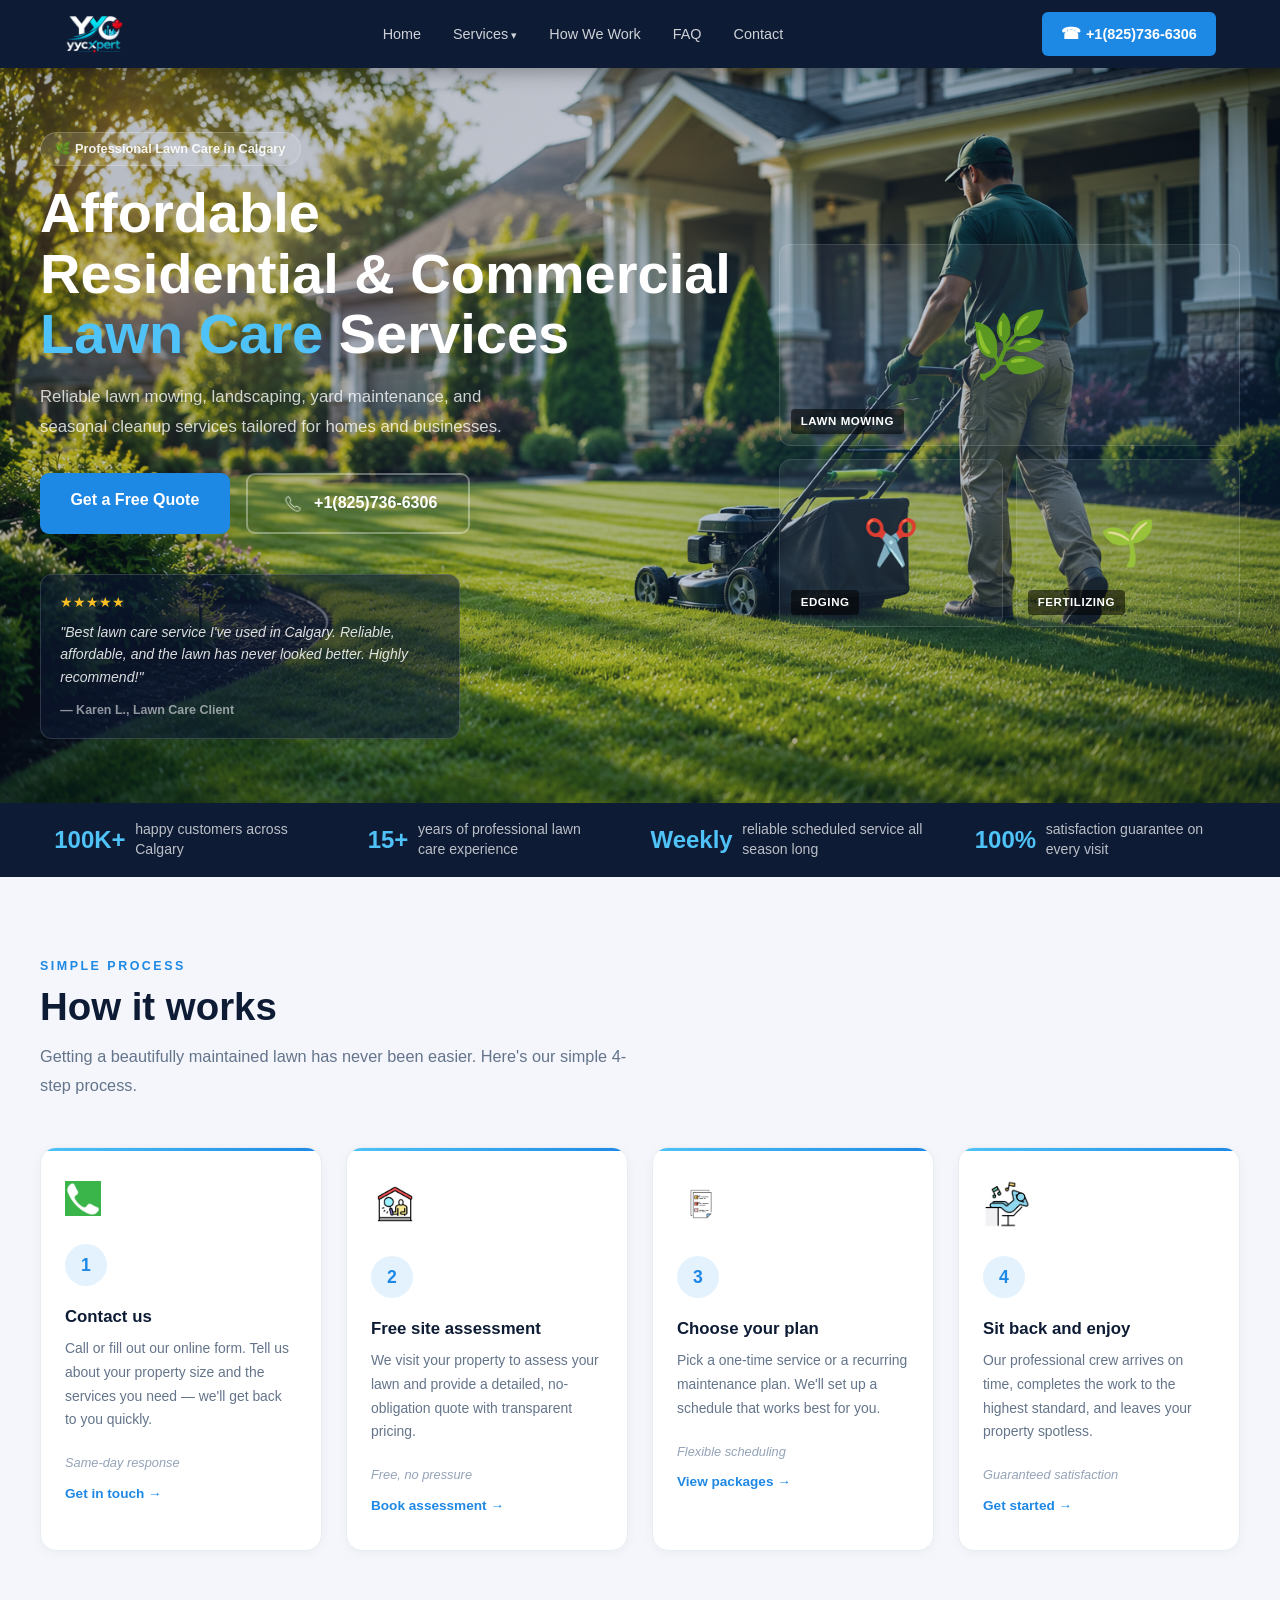
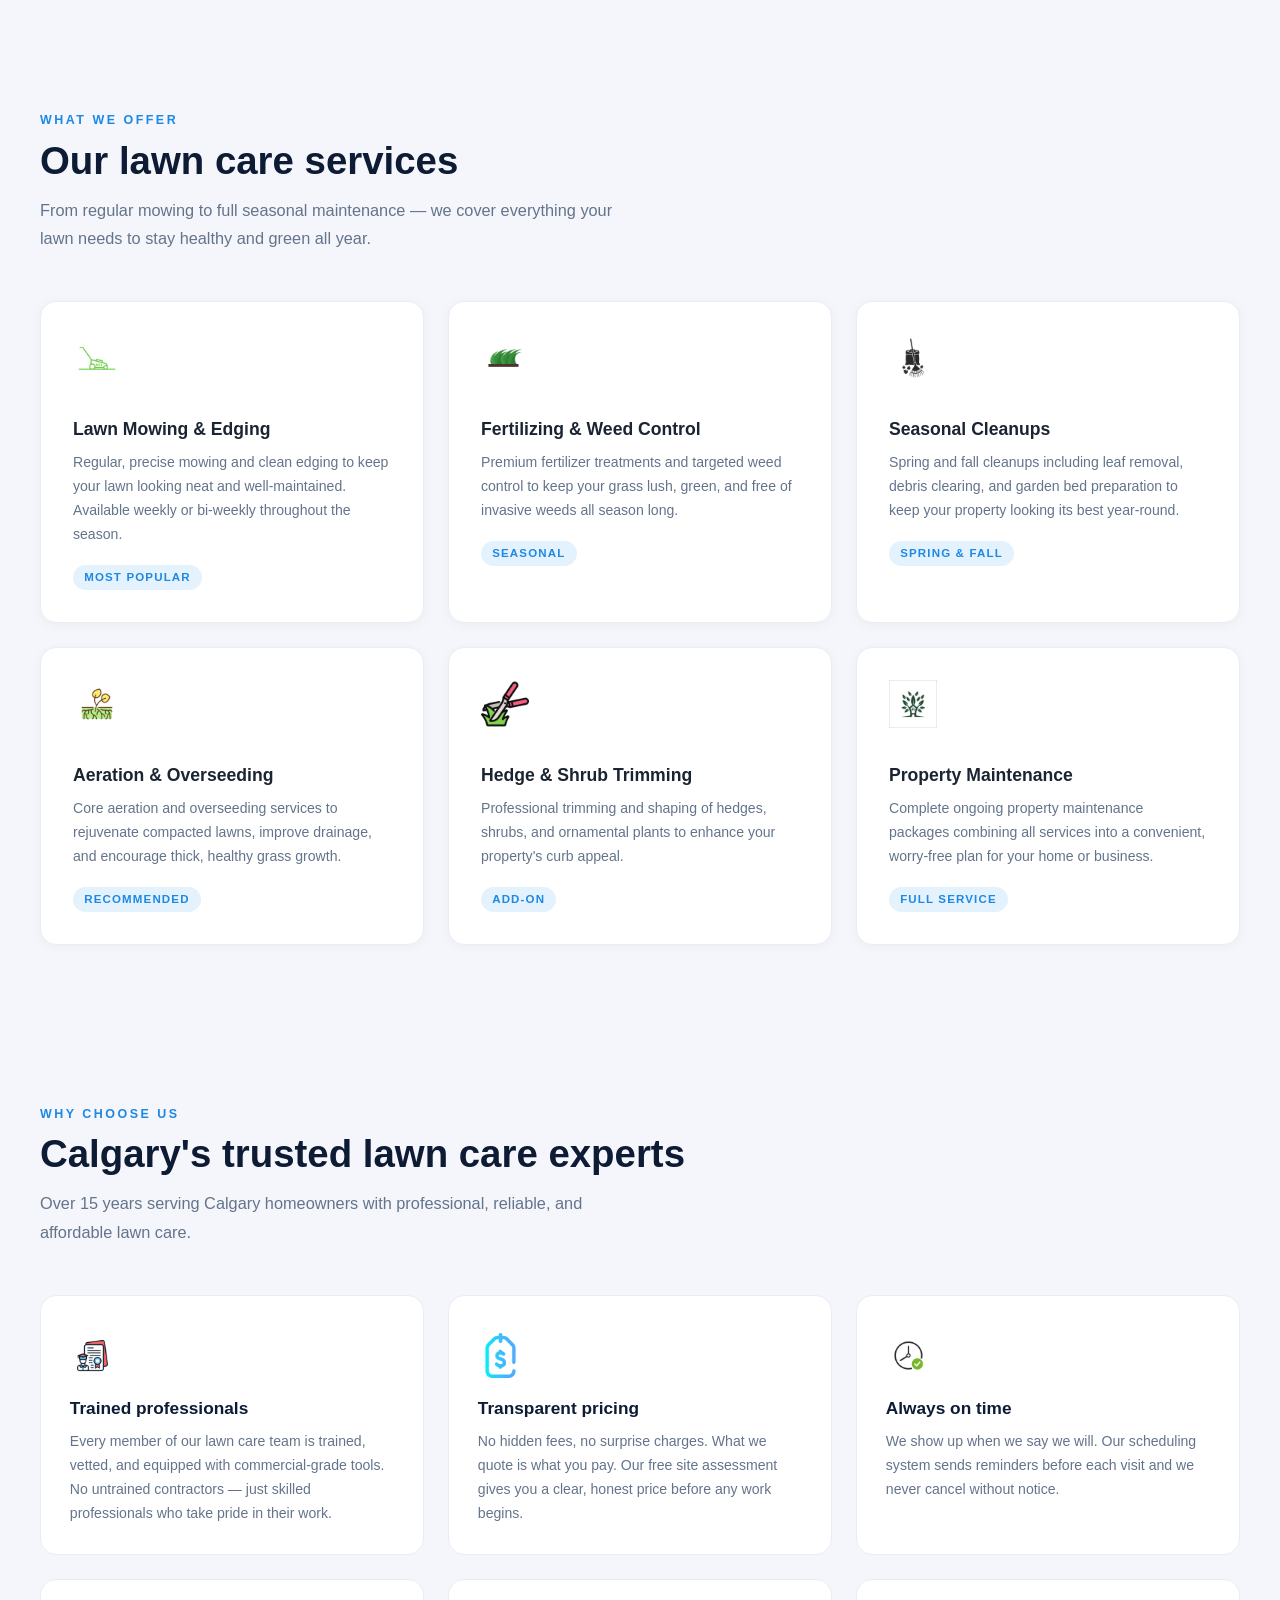
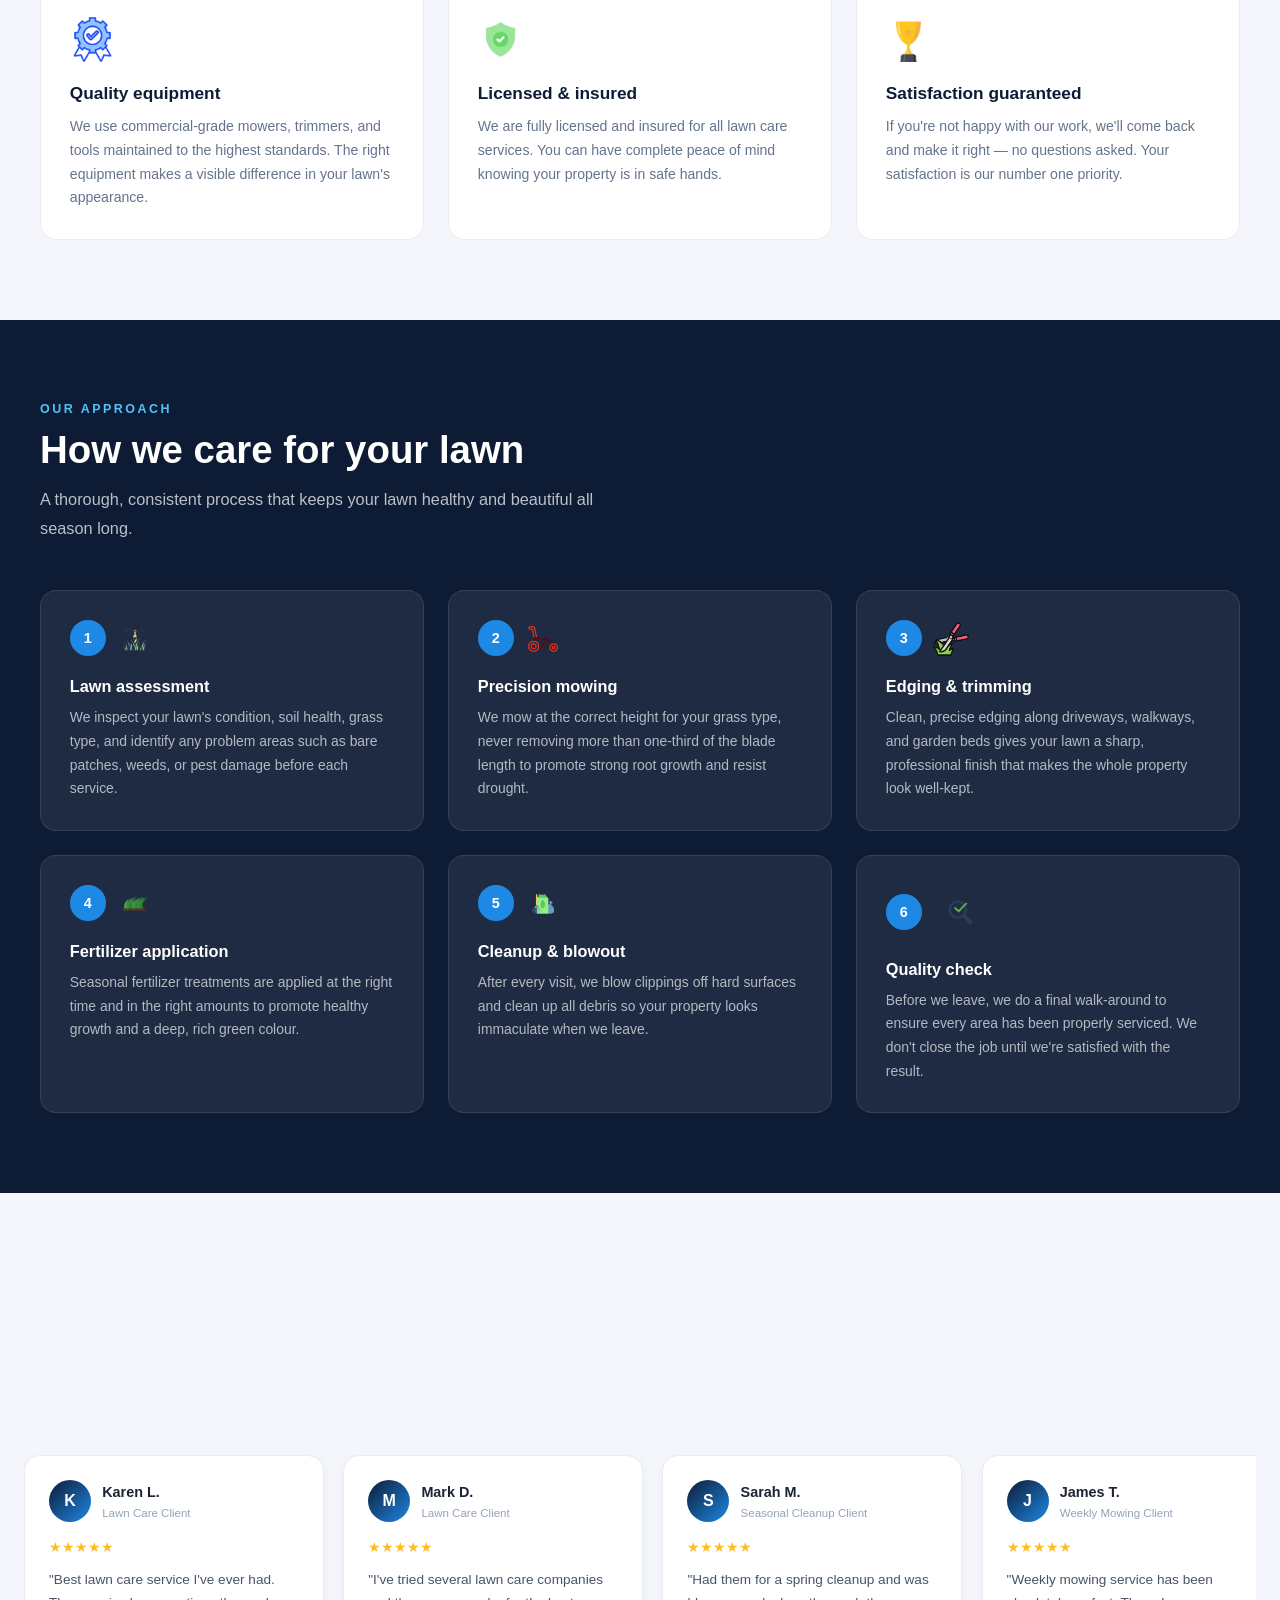
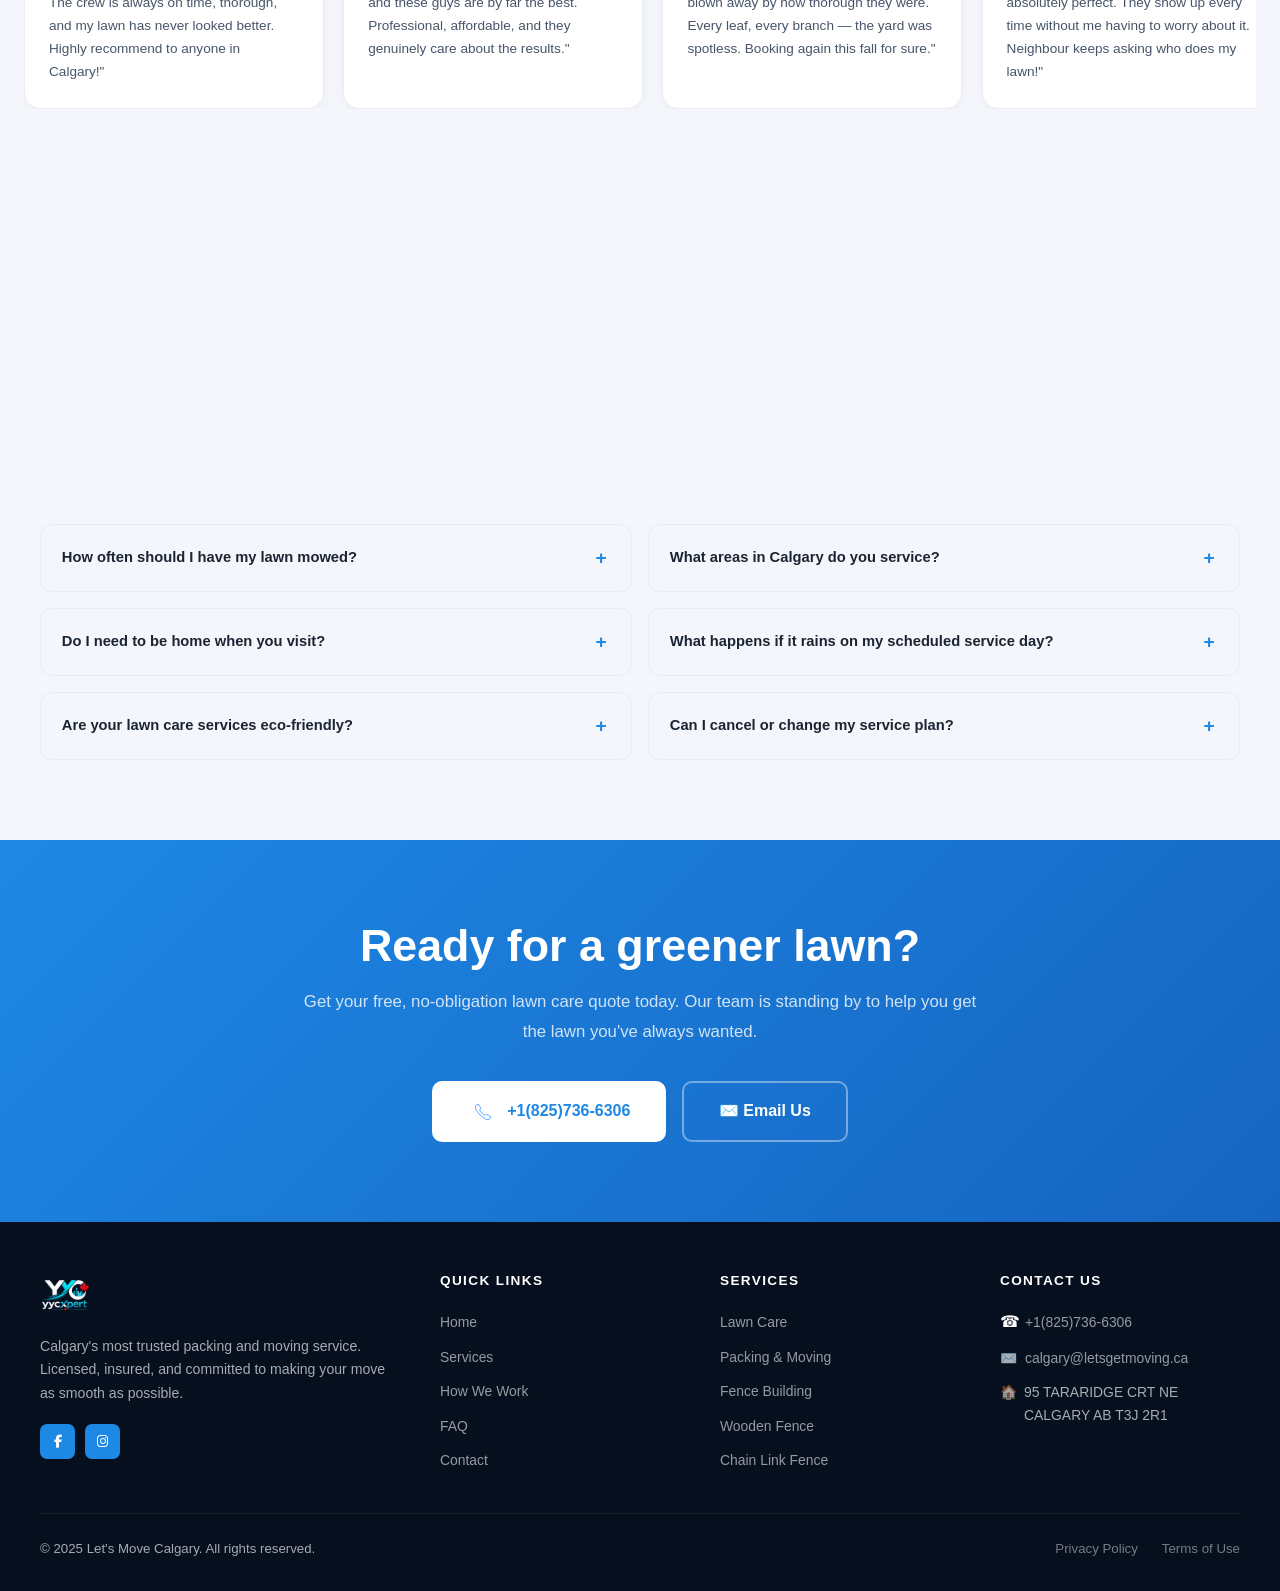
<file: lawn-care.html>
<!DOCTYPE html>
<html lang="en">
<head>
  <meta charset="UTF-8" />
  <meta name="viewport" content="width=device-width, initial-scale=1.0" />
  <title>Professional Lawn Care Services in Calgary | Lawn care</title>
  <link rel="stylesheet" href="https://cdnjs.cloudflare.com/ajax/libs/font-awesome/6.5.0/css/all.min.css" />
  <style>
    *, *::before, *::after { box-sizing: border-box; margin: 0; padding: 0; }
    html { scroll-behavior: smooth; }
    body {
      font-family: Inter, -apple-system, BlinkMacSystemFont, 'Segoe UI', sans-serif;
      color: #1c2b4a;
      background: #f4f6fb;
      line-height: 1.6;
    }

    /* ── NAV ── */
    .mv-header { background: #0d1b35; position: sticky; top: 0; z-index: 100; box-shadow: 0 2px 20px rgba(0,0,0,0.35); }
    .mv-nav { max-width: 1200px; margin: 0 auto; padding: 0 1.5rem; display: flex; align-items: center; justify-content: space-between; height: 68px; gap: 1rem; }
    .mv-logo { color: #fff; font-size: 1.35rem; font-weight: 800; text-decoration: none; display: inline-flex; align-items: center; gap: 0.5rem; letter-spacing: -0.01em; }
    .mv-logo-icon { font-size: 1.4rem; color: #4ade80; flex-shrink: 0; filter: drop-shadow(0 0 5px rgba(74,222,128,0.7)); line-height: 1; }
    .mv-logo span { color: #4fc3f7; }
    .mv-nav-links { display: flex; gap: 0; list-style: none; margin: 0; padding: 0; }
    .mv-nav-links a { color: rgba(255,255,255,0.8); text-decoration: none; padding: 0.55rem 1rem; font-size: 0.9rem; font-weight: 500; transition: color 0.2s; }
    .mv-nav-links a:hover { color: #4fc3f7; }
    .mv-nav-phone { background: #1e88e5; color: white; padding: 0.55rem 1.2rem; border-radius: 6px; font-weight: 700; text-decoration: none; font-size: 0.9rem; white-space: nowrap; transition: background 0.2s, transform 0.2s; }
    .mv-nav-phone:hover { background: #1565c0; transform: translateY(-1px); }
    .mv-nav-links .dropdown { position: relative; }
    .mv-nav-links .dropdown > a::after { content: ' ▾'; font-size: 0.7rem; }
    .mv-dropdown-menu { display: none; position: absolute; top: 100%; left: 0; background: #0d1b35; border: 1px solid rgba(255,255,255,0.1); border-radius: 8px; min-width: 180px; z-index: 200; box-shadow: 0 8px 24px rgba(0,0,0,0.3); padding: 0.4rem 0; list-style: none; }
    .mv-dropdown-menu a { display: block; padding: 0.55rem 1.2rem; color: rgba(255,255,255,0.8); font-size: 0.88rem; white-space: nowrap; text-decoration: none; }
    .mv-dropdown-menu a:hover { color: #4fc3f7; background: rgba(255,255,255,0.05); }
    .dropdown:hover .mv-dropdown-menu { display: block; }
    .mv-dropdown-menu .subdropdown { position: relative; }
    .mv-dropdown-menu .subdropdown > a::after { content: ' ›'; font-size: 0.85rem; }
    .mv-subdropdown-menu { display: none; position: absolute; top: 0; left: 100%; background: #0d1b35; border: 1px solid rgba(255,255,255,0.1); border-radius: 8px; min-width: 160px; z-index: 201; box-shadow: 0 8px 24px rgba(0,0,0,0.3); padding: 0.4rem 0; list-style: none; }
    .mv-dropdown-menu .subdropdown:hover .mv-subdropdown-menu { display: block; }
    .mv-mobile-toggle { display: none; flex-direction: column; gap: 5px; background: none; border: none; cursor: pointer; padding: 6px; }
    .mv-mobile-toggle span { display: block; width: 24px; height: 2px; background: white; border-radius: 2px; transition: transform 0.25s, opacity 0.25s; }
    .mv-call-link { display: none; }
    .mv-mobile-toggle.open span:nth-child(1) { transform: translateY(7px) rotate(45deg); }
    .mv-mobile-toggle.open span:nth-child(2) { opacity: 0; transform: scaleX(0); }
    .mv-mobile-toggle.open span:nth-child(3) { transform: translateY(-7px) rotate(-45deg); }

    /* ══════════════════════════════
       HERO
    ══════════════════════════════ */
    .lc-hero {
      background:
        linear-gradient(135deg, rgba(13,27,53,0.30) 0%, rgba(26,47,90,0.25) 55%, rgba(10,32,64,0.35) 100%),
        url('assets/images/hero/lawn-care.png') center/cover no-repeat;
      min-height: 560px;
      display: flex; align-items: center;
      position: relative; overflow: hidden;
      padding: 4rem 1.5rem;
    }
    .lc-hero::after {
      content: '';
      position: absolute; inset: 0;
      background: radial-gradient(ellipse at 80% 50%, rgba(30,136,229,0.12) 0%, transparent 60%);
      pointer-events: none;
    }
    .lc-hero-inner {
      max-width: 1200px; margin: 0 auto; width: 100%;
      display: grid; grid-template-columns: 1fr 1fr; gap: 3rem; align-items: center;
      position: relative; z-index: 1;
    }
    .lc-hero-badge {
      display: inline-flex; align-items: center; gap: 0.5rem;
      background: rgba(255,255,255,0.12); border: 1px solid rgba(255,255,255,0.2);
      border-radius: 50px; padding: 0.35rem 0.9rem;
      color: rgba(255,255,255,0.9); font-size: 0.8rem; font-weight: 600;
      margin-bottom: 1.1rem;
    }
    .lc-hero h1 {
      font-size: clamp(2rem, 4.5vw, 3.5rem);
      font-weight: 900; color: #fff;
      line-height: 1.08; margin-bottom: 1.1rem;
    }
    .lc-hero h1 em { font-style: normal; color: #4fc3f7; }
    .lc-hero-sub {
      color: rgba(255,255,255,0.78); font-size: 1.05rem; line-height: 1.75;
      max-width: 500px; margin-bottom: 2rem;
    }
    .lc-hero-actions { display: flex; gap: 1rem; flex-wrap: wrap; margin-bottom: 2.5rem; }
    .lc-btn-hero {
      background: #1e88e5; color: #fff;
      padding: 0.85rem 1.9rem; border-radius: 9px;
      font-weight: 700; font-size: 1rem; text-decoration: none;
      transition: background 0.2s, transform 0.2s, box-shadow 0.2s;
      display: inline-block;
    }
    .lc-btn-hero:hover { background: #1565c0; transform: translateY(-2px); box-shadow: 0 8px 22px rgba(30,136,229,0.4); }
    .lc-btn-hero-outline {
      background: transparent; color: #fff;
      padding: 0.85rem 1.9rem; border-radius: 9px;
      font-weight: 700; font-size: 1rem; text-decoration: none;
      border: 2px solid rgba(255,255,255,0.35);
      transition: border-color 0.2s, background 0.2s;
      display: inline-block;
    }
    .lc-btn-hero-outline:hover { border-color: rgba(255,255,255,0.7); background: rgba(255,255,255,0.06); }
    .lc-hero-review {
      background: rgba(13,27,53,0.55); border: 1px solid rgba(255,255,255,0.15);
      border-radius: 12px; padding: 1rem 1.2rem;
      max-width: 420px;
    }
    .lc-hero-review .stars { color: #fbbf24; font-size: 0.9rem; margin-bottom: 0.4rem; }
    .lc-hero-review p { color: rgba(255,255,255,0.85); font-size: 0.88rem; line-height: 1.6; margin-bottom: 0.5rem; font-style: italic; }
    .lc-hero-review .reviewer { color: rgba(255,255,255,0.55); font-size: 0.78rem; font-weight: 600; }

    /* Right hero visual */
    .lc-hero-visual {
      display: grid; grid-template-columns: 1fr 1fr; gap: 0.8rem;
    }
    .lc-lawn-thumb {
      border-radius: 12px; overflow: hidden;
      aspect-ratio: 4/3;
      background: linear-gradient(135deg, rgba(255,255,255,0.08), rgba(255,255,255,0.04));
      border: 1px solid rgba(255,255,255,0.12);
      display: flex; align-items: center; justify-content: center;
      font-size: 2.8rem; position: relative;
      transition: transform 0.3s;
    }
    .lc-lawn-thumb:hover { transform: scale(1.03); }
    .lc-lawn-thumb:first-child { grid-column: span 2; aspect-ratio: 16/7; font-size: 4rem; }
    .lc-lawn-thumb .lt-label {
      position: absolute; bottom: 0.7rem; left: 0.7rem;
      background: rgba(0,0,0,0.55); color: #fff;
      font-size: 0.72rem; font-weight: 700; padding: 0.2rem 0.6rem;
      border-radius: 4px; text-transform: uppercase; letter-spacing: 0.05em;
    }

    /* ══════════════════════════════
       STATS BANNER
    ══════════════════════════════ */
    .lc-stats-bar {
      background: #0d1b35; padding: 1.1rem 1.5rem;
    }
    .lc-stats-bar-in {
      max-width: 1200px; margin: 0 auto;
      display: flex; align-items: center; justify-content: space-around;
      gap: 1.5rem; flex-wrap: wrap;
    }
    .lc-stat-item { display: flex; align-items: center; gap: 0.6rem; color: rgba(255,255,255,0.9); }
    .lc-stat-item strong { font-size: 1.5rem; font-weight: 900; color: #4fc3f7; }
    .lc-stat-item span { font-size: 0.88rem; color: rgba(255,255,255,0.72); max-width: 180px; line-height: 1.4; }

    /* ══════════════════════════════
       SECTION LAYOUT
    ══════════════════════════════ */
    .lc-sec { padding: 5rem 1.5rem; }
    .lc-sec-in { max-width: 1200px; margin: 0 auto; }
    .lc-sec-light { background: #f4f6fb; }
    .lc-sec-dark { background: #0d1b35; }
    .lc-sec-green { background: linear-gradient(135deg, #1e88e5, #1565c0); }
    .lc-label { color: #1e88e5; font-size: 0.78rem; font-weight: 700; letter-spacing: 0.2em; text-transform: uppercase; margin-bottom: 0.5rem; }
    .lc-title { font-size: clamp(1.7rem, 3vw, 2.6rem); font-weight: 800; color: #0d1b35; line-height: 1.15; margin-bottom: 0.8rem; }
    .lc-title-white { color: #fff; }
    .lc-sub { color: #64748b; font-size: 1.02rem; line-height: 1.75; max-width: 600px; margin-bottom: 3rem; }
    .lc-sub-white { color: rgba(255,255,255,0.72); }
    .lc-center { text-align: center; }
    .lc-center .lc-sub { margin-left: auto; margin-right: auto; }

    /* ══════════════════════════════
       HOW IT WORKS
    ══════════════════════════════ */
    .lc-how-grid {
      display: grid; grid-template-columns: repeat(4, 1fr); gap: 1.5rem;
    }
    .lc-how-card {
      background: #fff; border: 1px solid #e8edf2;
      border-radius: 16px; padding: 2rem 1.5rem;
      box-shadow: 0 2px 12px rgba(0,0,0,0.04);
      transition: transform 0.3s, box-shadow 0.3s;
      position: relative; overflow: hidden;
    }
    .lc-how-card::before {
      content: '';
      position: absolute; top: 0; left: 0; right: 0; height: 3px;
      background: linear-gradient(90deg, #4fc3f7, #1e88e5);
    }
    .lc-how-card:hover { transform: translateY(-6px); box-shadow: 0 16px 36px rgba(0,0,0,0.09); }
    .lc-how-num {
      width: 42px; height: 42px; border-radius: 50%;
      background: #e3f2fd; color: #1e88e5;
      font-size: 1.1rem; font-weight: 900;
      display: flex; align-items: center; justify-content: center;
      margin-bottom: 1.1rem;
    }
    .lc-how-icon { font-size: 2rem; margin-bottom: 0.8rem; }
    .lc-how-card h3 { font-size: 1.05rem; font-weight: 700; color: #0d1b35; margin-bottom: 0.4rem; }
    .lc-how-card p { color: #64748b; font-size: 0.87rem; line-height: 1.7; margin-bottom: 1.1rem; }
    .lc-how-card .hw-note { font-size: 0.8rem; color: #94a3b8; font-style: italic; }
    .lc-how-step-btn {
      display: inline-block; color: #1e88e5; font-size: 0.85rem; font-weight: 700;
      text-decoration: none; margin-top: 0.5rem;
    }
    .lc-how-step-btn:hover { text-decoration: underline; }

    /* ══════════════════════════════
       SERVICES GRID
    ══════════════════════════════ */
    .lc-services-grid { display: grid; grid-template-columns: repeat(3, 1fr); gap: 1.5rem; }
    .lc-svc-card {
      background: #fff; border: 1px solid #e8edf2;
      border-radius: 16px; padding: 2rem;
      box-shadow: 0 2px 12px rgba(0,0,0,0.04);
      transition: transform 0.3s, box-shadow 0.3s, border-color 0.3s;
    }
    .lc-svc-card:hover { transform: translateY(-6px); box-shadow: 0 16px 36px rgba(0,0,0,0.1); border-color: #90caf9; }
    .lc-svc-icon { font-size: 2.4rem; margin-bottom: 1rem; display: block; }
    .lc-svc-card h3 { font-size: 1.1rem; font-weight: 700; color: #1b2432; margin-bottom: 0.5rem; }
    .lc-svc-card p { color: #64748b; font-size: 0.88rem; line-height: 1.7; margin-bottom: 1rem; }
    .lc-svc-tag {
      display: inline-block;
      background: #e3f2fd; color: #1e88e5;
      padding: 0.2rem 0.7rem; border-radius: 50px;
      font-size: 0.72rem; font-weight: 700;
      text-transform: uppercase; letter-spacing: 0.1em;
    }

    /* ══════════════════════════════
       PACKAGES
    ══════════════════════════════ */
    .lc-pkg-grid { display: grid; grid-template-columns: repeat(3, 1fr); gap: 1.5rem; }
    .lc-pkg {
      border: 2px solid #e8edf2; border-radius: 16px; padding: 2rem;
      transition: border-color 0.3s, transform 0.3s, box-shadow 0.3s;
    }
    .lc-pkg:hover { border-color: #1e88e5; transform: translateY(-5px); box-shadow: 0 14px 32px rgba(30,136,229,0.12); }
    .lc-pkg.feat { background: linear-gradient(135deg, #0d1b35, #1a2f5a); border-color: #1e88e5; }
    .lc-pkg h3 { font-size: 1.25rem; font-weight: 800; color: #0d1b35; margin-bottom: 0.3rem; }
    .lc-pkg.feat h3 { color: #fff; }
    .lc-pkg-tag {
      display: inline-block;
      background: #e3f2fd; color: #1e88e5;
      padding: 0.18rem 0.7rem; border-radius: 50px;
      font-size: 0.72rem; font-weight: 700;
      text-transform: uppercase; letter-spacing: 0.1em;
      margin-bottom: 1.2rem;
    }
    .lc-pkg.feat .lc-pkg-tag { background: rgba(30,136,229,0.3); color: #4fc3f7; }
    .lc-pkg-list { list-style: none; padding: 0; margin: 0.8rem 0 1.5rem; display: grid; gap: 0.55rem; }
    .lc-pkg-list li { padding-left: 1.4rem; position: relative; color: #607585; font-size: 0.88rem; line-height: 1.6; }
    .lc-pkg.feat .lc-pkg-list li { color: rgba(255,255,255,0.75); }
    .lc-pkg-list li::before { content: '✓'; position: absolute; left: 0; color: #1e88e5; font-weight: 700; }
    .lc-pkg.feat .lc-pkg-list li::before { color: #4fc3f7; }
    .lc-pkg-btn {
      display: block; text-align: center;
      padding: 0.85rem; border-radius: 8px;
      font-weight: 700; text-decoration: none;
      font-size: 0.92rem;
      background: #e3f2fd; color: #1e88e5;
      transition: background 0.2s, transform 0.2s;
    }
    .lc-pkg-btn:hover { background: #bbdefb; transform: translateY(-1px); }
    .lc-pkg.feat .lc-pkg-btn { background: #1e88e5; color: white; }
    .lc-pkg.feat .lc-pkg-btn:hover { background: #42a5f5; }

    /* ══════════════════════════════
       WHY CHOOSE US
    ══════════════════════════════ */
    .lc-why-grid { display: grid; grid-template-columns: repeat(3, 1fr); gap: 1.5rem; }
    .lc-why-card {
      background: #fff; border: 1px solid #e8edf2;
      border-radius: 16px; padding: 1.8rem;
      transition: transform 0.3s, box-shadow 0.3s, border-color 0.3s;
    }
    .lc-why-card:hover { transform: translateY(-5px); box-shadow: 0 14px 30px rgba(0,0,0,0.08); border-color: #90caf9; }
    .lc-why-icon { font-size: 2.2rem; margin-bottom: 0.9rem; display: block; }
    .lc-why-card h3 { font-size: 1.08rem; font-weight: 700; color: #0d1b35; margin-bottom: 0.45rem; }
    .lc-why-card p { color: #64748b; font-size: 0.88rem; line-height: 1.7; }

    /* ══════════════════════════════
       PROCESS STEPS (dark bg)
    ══════════════════════════════ */
    .lc-proc-grid { display: grid; grid-template-columns: repeat(3, 1fr); gap: 1.5rem; }
    .lc-proc-item {
      background: rgba(255,255,255,0.07); border: 1px solid rgba(255,255,255,0.1);
      border-radius: 16px; padding: 1.8rem;
      transition: background 0.2s;
    }
    .lc-proc-item:hover { background: rgba(255,255,255,0.11); }
    .lc-proc-step {
      display: flex; align-items: center; gap: 0.7rem; margin-bottom: 1rem;
    }
    .lc-proc-n {
      width: 36px; height: 36px; border-radius: 50%;
      background: #1e88e5; color: white;
      font-size: 0.9rem; font-weight: 900;
      display: flex; align-items: center; justify-content: center; flex-shrink: 0;
    }
    .lc-proc-icon { font-size: 1.4rem; }
    .lc-proc-item h3 { font-size: 1.02rem; font-weight: 700; color: #fff; margin-bottom: 0.45rem; }
    .lc-proc-item p { color: rgba(255,255,255,0.67); font-size: 0.87rem; line-height: 1.7; }

    /* ══════════════════════════════
       FAQ
    ══════════════════════════════ */
    .lc-faq-tabs { display: flex; gap: 0.5rem; margin-bottom: 2rem; flex-wrap: wrap; }
    .lc-faq-tab {
      padding: 0.55rem 1.2rem; border-radius: 50px;
      background: #f1f5f9; color: #475569; font-size: 0.88rem; font-weight: 600;
      border: none; cursor: pointer; font-family: inherit;
      transition: background 0.2s, color 0.2s;
    }
    .lc-faq-tab.active { background: #1e88e5; color: #fff; }
    .lc-faq-panel { display: none; }
    .lc-faq-panel.active { display: grid; grid-template-columns: 1fr 1fr; gap: 1rem; align-items: start; }
    .lc-faq-item { border: 1.5px solid #e8edf2; border-radius: 12px; overflow: hidden; transition: border-color 0.2s; }
    .lc-faq-item:has(details[open]) { border-color: #1e88e5; }
    .lc-faq-item details summary {
      list-style: none; padding: 1.1rem 1.3rem;
      cursor: pointer; font-weight: 700; font-size: 0.92rem; color: #1b2432;
      display: flex; justify-content: space-between; align-items: center; gap: 0.5rem;
    }
    .lc-faq-item details summary::-webkit-details-marker { display: none; }
    .lc-faq-item details summary::after { content: '+'; font-size: 1.2rem; color: #1e88e5; min-width: 18px; text-align: center; }
    .lc-faq-item details[open] summary::after { content: '−'; }
    .lc-faq-item details[open] summary { color: #1e88e5; }
    .lc-faq-body { padding: 0 1.3rem 1.1rem; color: #607585; font-size: 0.88rem; line-height: 1.75; }
    .lc-faq-body strong { color: #1e88e5; }

    /* ══════════════════════════════
       TESTIMONIALS (scrolling strip)
    ══════════════════════════════ */
    .lc-review-strip { overflow: hidden; position: relative; }
    .lc-review-track {
      display: flex; gap: 1.2rem;
      animation: scroll-reviews 40s linear infinite;
      width: max-content;
    }
    .lc-review-track:hover { animation-play-state: paused; }
    @keyframes scroll-reviews {
      0% { transform: translateX(0); }
      100% { transform: translateX(-50%); }
    }
    .lc-review-card {
      background: #fff; border: 1px solid #e8edf2;
      border-radius: 16px; padding: 1.5rem;
      width: 300px; flex-shrink: 0;
      box-shadow: 0 2px 12px rgba(0,0,0,0.04);
    }
    .lc-review-top { display: flex; align-items: center; gap: 0.7rem; margin-bottom: 0.9rem; }
    .lc-review-avatar {
      width: 42px; height: 42px; border-radius: 50%;
      background: linear-gradient(135deg, #0d1b35, #1e88e5);
      display: flex; align-items: center; justify-content: center;
      color: white; font-weight: 700; font-size: 1rem; flex-shrink: 0;
    }
    .lc-review-meta { flex: 1; min-width: 0; }
    .lc-review-name { font-weight: 700; font-size: 0.9rem; color: #1b2432; }
    .lc-review-tag { font-size: 0.72rem; color: #94a3b8; font-weight: 500; }
    .lc-review-stars { color: #fbbf24; font-size: 0.85rem; margin-bottom: 0.6rem; }
    .lc-review-text { color: #475569; font-size: 0.85rem; line-height: 1.7; }

    /* ══════════════════════════════
       CTA
    ══════════════════════════════ */
    .lc-cta { padding: 5rem 1.5rem; text-align: center; }
    .lc-cta-in { max-width: 680px; margin: 0 auto; }
    .lc-cta h2 { font-size: clamp(1.9rem, 3.5vw, 2.8rem); font-weight: 900; color: #fff; margin-bottom: 1rem; line-height: 1.15; }
    .lc-cta p { color: rgba(255,255,255,0.8); font-size: 1.05rem; line-height: 1.75; margin-bottom: 2.2rem; }
    .lc-cta-btns { display: flex; gap: 1rem; justify-content: center; flex-wrap: wrap; }
    .lc-cta-white { background: #fff; color: #1e88e5; padding: 0.9rem 2.2rem; border-radius: 10px; font-weight: 700; font-size: 1rem; text-decoration: none; transition: transform 0.2s, box-shadow 0.2s; }
    .lc-cta-white:hover { transform: translateY(-2px); box-shadow: 0 8px 24px rgba(0,0,0,0.15); }
    .lc-cta-ghost { background: transparent; color: #fff; padding: 0.9rem 2.2rem; border-radius: 10px; font-weight: 700; font-size: 1rem; text-decoration: none; border: 2px solid rgba(255,255,255,0.4); transition: border-color 0.2s, background 0.2s; }
    .lc-cta-ghost:hover { border-color: #fff; background: rgba(255,255,255,0.08); }

    /* ── FOOTER ── */
    .mv-footer { background: #060f1e; color: rgba(255,255,255,0.65); padding: 3rem 1.5rem 2rem; }
    .mv-footer-in { max-width: 1200px; margin: 0 auto; }
    .mv-footer-grid { display: grid; grid-template-columns: 1.5fr 1fr 1fr 1fr; gap: 2.5rem; padding-bottom: 2.5rem; border-bottom: 1px solid rgba(255,255,255,0.07); }
    .mv-footer-brand .mv-logo { display: inline-flex; margin-bottom: 0.9rem; }
    .mv-footer-brand p { font-size: 0.88rem; line-height: 1.7; margin: 0 0 1.1rem; }
    .mv-social { display: flex; gap: 0.65rem; }
    .mv-social a { width: 35px; height: 35px; border-radius: 7px; background: #1e88e5; display: flex; align-items: center; justify-content: center; color: white; text-decoration: none; font-size: 0.82rem; font-weight: 700; transition: background 0.2s, color 0.2s; }
    .mv-social a:hover { background: #1565c0; color: white; }
    .mv-fc h4 { color: #fff; font-size: 0.85rem; font-weight: 700; text-transform: uppercase; letter-spacing: 0.1em; margin: 0 0 1.1rem; }
    .mv-fc ul { list-style: none; padding: 0; margin: 0; display: grid; gap: 0.55rem; }
    .mv-fc ul li a { color: rgba(255,255,255,0.58); text-decoration: none; font-size: 0.87rem; transition: color 0.2s; }
    .mv-fc ul li a:hover { color: #4fc3f7; }
    .mv-ci { display: flex; gap: 0.5rem; margin-bottom: 0.75rem; font-size: 0.87rem; align-items: flex-start; }
    .mv-ci .ci { min-width: 16px; }
    .mv-ci a { color: rgba(255,255,255,0.58); text-decoration: none; transition: color 0.2s; }
    .mv-ci a:hover { color: #4fc3f7; }
    .mv-footer-bot { padding-top: 1.5rem; display: flex; justify-content: space-between; align-items: center; flex-wrap: wrap; gap: 1rem; }
    .mv-footer-bot p { margin: 0; font-size: 0.83rem; }
    .mv-footer-bot-links { display: flex; gap: 1.5rem; }
    .mv-footer-bot-links a { color: rgba(255,255,255,0.45); text-decoration: none; font-size: 0.83rem; transition: color 0.2s; }
    .mv-footer-bot-links a:hover { color: #4fc3f7; }

    /* ══════════════════════════════
       SCROLL ANIMATIONS
    ══════════════════════════════ */
    .fu { opacity: 0; transform: translateY(28px); transition: opacity 0.6s ease, transform 0.6s ease; }
    .fu.vis { opacity: 1; transform: translateY(0); }
    .fd1 { transition-delay: 0.1s; } .fd2 { transition-delay: 0.2s; }
    .fd3 { transition-delay: 0.3s; } .fd4 { transition-delay: 0.4s; }
    .scale-in { opacity: 0; transform: scale(0.92); transition: opacity 0.5s ease, transform 0.5s ease; }
    .scale-in.vis { opacity: 1; transform: scale(1); }

    /* ══════════════════════════════
       RESPONSIVE
    ══════════════════════════════ */
    @media (max-width: 1024px) {
      .lc-how-grid { grid-template-columns: repeat(2, 1fr); }
      .lc-services-grid { grid-template-columns: repeat(2, 1fr); }
      .lc-pkg-grid { grid-template-columns: 1fr 1fr; }
      .lc-why-grid { grid-template-columns: repeat(2, 1fr); }
      .lc-proc-grid { grid-template-columns: repeat(2, 1fr); }
      .lc-hero-inner { grid-template-columns: 1fr; }
      .lc-hero-visual { display: none; }
      .mv-footer-grid { grid-template-columns: 1fr 1fr; }
    }
    @media (max-width: 720px) {
      .mv-nav-links { display: none; }
      .mv-mobile-toggle { display: flex; }
      .mv-nav-links.open {
        display: flex; flex-direction: column;
        position: fixed; top: 68px; left: 0; right: 0;
        background: #0d1b35; padding: 1rem 1.5rem 1.5rem;
        z-index: 99; border-top: 1px solid rgba(255,255,255,0.07);
      }
      .mv-nav-links.open li { padding: 0.2rem 0; }
      .mv-nav-phone { display: none; }
      .mv-nav-links.open .mv-dropdown-menu { position: static; box-shadow: none; border: none; border-left: 2px solid rgba(255,255,255,0.15); border-radius: 0; background: transparent; min-width: 0; padding: 0 0 0.3rem 0.8rem; }
      .mv-nav-links.open .dropdown.mob-open .mv-dropdown-menu { display: block; }
      .mv-nav-links.open .mv-subdropdown-menu { position: static; box-shadow: none; border: none; border-left: 2px solid rgba(255,255,255,0.15); border-radius: 0; background: transparent; min-width: 0; padding: 0 0 0.3rem 0.8rem; }
      .mv-nav-links.open .subdropdown.mob-open .mv-subdropdown-menu { display: block; }
      .mv-call-link { display: block; background: #1e88e5; color: #fff !important; text-align: center; padding: 0.75rem !important; border-radius: 8px; font-weight: 700 !important; margin-top: 0.5rem; text-decoration: none; }
      .lc-how-grid, .lc-services-grid, .lc-why-grid, .lc-proc-grid, .lc-pkg-grid { grid-template-columns: 1fr; }
      .lc-faq-panel.active { grid-template-columns: 1fr; }
      .mv-footer-grid { grid-template-columns: 1fr; }
      .mv-footer-bot { flex-direction: column; text-align: center; }
    }
  </style>
</head>
<body>

<!-- ═══ HEADER ═══ -->
<div id="site-header"></div>

<!-- ═══ HERO ═══ -->
<section class="lc-hero">
  <div class="lc-hero-inner">
    <div>
      <div class="lc-hero-badge">🌿 Professional Lawn Care in Calgary</div>
      <h1>Affordable <span style="white-space:nowrap">Residential &amp; Commercial</span><br><em>Lawn Care</em> Services</h1>
      <p class="lc-hero-sub">Reliable lawn mowing, landscaping, yard maintenance, and seasonal cleanup services tailored for homes and businesses. </p>
      <div class="lc-hero-actions">
        <a href="#contact" class="lc-btn-hero">Get a Free Quote</a>
        <a href="tel:18257366306" class="lc-btn-hero-outline"><img src="assets/images/contact-icon.png" alt="call" style="height:30px;width:auto;vertical-align:middle;margin-right:6px;" />+1(825)736-6306</a>
      </div>
      <div class="lc-hero-review">
        <div class="stars">★★★★★</div>
        <p>"Best lawn care service I've used in Calgary. Reliable, affordable, and the lawn has never looked better. Highly recommend!"</p>
        <span class="reviewer">— Karen L., Lawn Care Client</span>
      </div>
    </div>
    <div class="lc-hero-visual">
      <div class="lc-lawn-thumb">🌿<span class="lt-label">Lawn Mowing</span></div>
      <div class="lc-lawn-thumb">✂️<span class="lt-label">Edging</span></div>
      <div class="lc-lawn-thumb">🌱<span class="lt-label">Fertilizing</span></div>
    </div>
  </div>
</section>

<!-- ═══ STATS BANNER ═══ -->
<div class="lc-stats-bar">
  <div class="lc-stats-bar-in">
    <div class="lc-stat-item">
      <strong class="counter" data-target="100000">100K+</strong>
      <span>happy customers across Calgary</span>
    </div>
    <div class="lc-stat-item">
      <strong>15+</strong>
      <span>years of professional lawn care experience</span>
    </div>
    <div class="lc-stat-item">
      <strong>Weekly</strong>
      <span>reliable scheduled service all season long</span>
    </div>
    <div class="lc-stat-item">
      <strong>100%</strong>
      <span>satisfaction guarantee on every visit</span>
    </div>
  </div>
</div>

<!-- ═══ HOW IT WORKS ═══ -->
<section class="lc-sec" id="how">
  <div class="lc-sec-in">
    <p class="lc-label fu">Simple process</p>
    <h2 class="lc-title fu fd1">How it works</h2>
    <p class="lc-sub fu fd2">Getting a beautifully maintained lawn has never been easier. Here's our simple 4-step process.</p>
    <div class="lc-how-grid">
      <div class="lc-how-card fu fd1">
        <div class="lc-how-icon"><img src="assets/images/lawncare/how-contact.png" alt="Contact us" style="width:36px;height:36px;object-fit:contain;" /></div>
        <div class="lc-how-num">1</div>
        <h3>Contact us</h3>
        <p>Call or fill out our online form. Tell us about your property size and the services you need — we'll get back to you quickly.</p>
        <span class="hw-note">Same-day response</span>
        <br><a href="#contact" class="lc-how-step-btn">Get in touch →</a>
      </div>
      <div class="lc-how-card fu fd2">
        <div class="lc-how-icon"><img src="assets/images/lawncare/how-assessment.jpg" alt="Free site assessment" style="width:48px;height:48px;object-fit:contain;" /></div>
        <div class="lc-how-num">2</div>
        <h3>Free site assessment</h3>
        <p>We visit your property to assess your lawn and provide a detailed, no-obligation quote with transparent pricing.</p>
        <span class="hw-note">Free, no pressure</span>
        <br><a href="#contact" class="lc-how-step-btn">Book assessment →</a>
      </div>
      <div class="lc-how-card fu fd3">
        <div class="lc-how-icon"><img src="assets/images/lawncare/how-plan.jpg" alt="Choose your plan" style="width:48px;height:48px;object-fit:contain;" /></div>
        <div class="lc-how-num">3</div>
        <h3>Choose your plan</h3>
        <p>Pick a one-time service or a recurring maintenance plan. We'll set up a schedule that works best for you.</p>
        <span class="hw-note">Flexible scheduling</span>
        <br><a href="#packages" class="lc-how-step-btn">View packages →</a>
      </div>
      <div class="lc-how-card fu fd4">
        <div class="lc-how-icon"><img src="assets/images/lawncare/how-enjoy.jpg" alt="Sit back and enjoy" style="width:48px;height:48px;object-fit:contain;" /></div>
        <div class="lc-how-num">4</div>
        <h3>Sit back and enjoy</h3>
        <p>Our professional crew arrives on time, completes the work to the highest standard, and leaves your property spotless.</p>
        <span class="hw-note">Guaranteed satisfaction</span>
        <br><a href="#contact" class="lc-how-step-btn">Get started →</a>
      </div>
    </div>
  </div>
</section>

<!-- ═══ SERVICES ═══ -->
<section class="lc-sec lc-sec-light" id="services">
  <div class="lc-sec-in">
    <p class="lc-label fu">What we offer</p>
    <h2 class="lc-title fu fd1">Our lawn care services</h2>
    <p class="lc-sub fu fd2">From regular mowing to full seasonal maintenance — we cover everything your lawn needs to stay healthy and green all year.</p>
    <div class="lc-services-grid">
      <div class="lc-svc-card fu fd1">
        <span class="lc-svc-icon"><img src="assets/images/icons/icon-lawn.jpg" alt="Lawn Mowing & Edging" style="width:48px;height:48px;object-fit:contain;" /></span>
        <h3>Lawn Mowing &amp; Edging</h3>
        <p>Regular, precise mowing and clean edging to keep your lawn looking neat and well-maintained. Available weekly or bi-weekly throughout the season.</p>
        <span class="lc-svc-tag">Most Popular</span>
      </div>
      <div class="lc-svc-card fu fd2">
        <span class="lc-svc-icon"><img src="assets/images/services/lawnca.jpg" alt="Fertilizing & Weed Control" style="width:48px;height:48px;object-fit:contain;" /></span>
        <h3>Fertilizing &amp; Weed Control</h3>
        <p>Premium fertilizer treatments and targeted weed control to keep your grass lush, green, and free of invasive weeds all season long.</p>
        <span class="lc-svc-tag">Seasonal</span>
      </div>
      <div class="lc-svc-card fu fd3">
        <span class="lc-svc-icon"><img src="assets/images/services/seasonal-cleanups.jpg" alt="Seasonal Cleanups" style="width:48px;height:48px;object-fit:contain;" /></span>
        <h3>Seasonal Cleanups</h3>
        <p>Spring and fall cleanups including leaf removal, debris clearing, and garden bed preparation to keep your property looking its best year-round.</p>
        <span class="lc-svc-tag">Spring &amp; Fall</span>
      </div>
      <div class="lc-svc-card fu fd1">
        <span class="lc-svc-icon"><img src="assets/images/services/aeration-overseeding.jpg" alt="Aeration & Overseeding" style="width:48px;height:48px;object-fit:contain;" /></span>
        <h3>Aeration &amp; Overseeding</h3>
        <p>Core aeration and overseeding services to rejuvenate compacted lawns, improve drainage, and encourage thick, healthy grass growth.</p>
        <span class="lc-svc-tag">Recommended</span>
      </div>
      <div class="lc-svc-card fu fd2">
        <span class="lc-svc-icon"><img src="assets/images/services/hedge-shrub-trimming.jpg" alt="Hedge & Shrub Trimming" style="width:48px;height:48px;object-fit:contain;" /></span>
        <h3>Hedge &amp; Shrub Trimming</h3>
        <p>Professional trimming and shaping of hedges, shrubs, and ornamental plants to enhance your property's curb appeal.</p>
        <span class="lc-svc-tag">Add-On</span>
      </div>
      <div class="lc-svc-card fu fd3">
        <span class="lc-svc-icon"><img src="assets/images/services/property-maintenance.jpg" alt="Property Maintenance" style="width:48px;height:48px;object-fit:contain;" /></span>
        <h3>Property Maintenance</h3>
        <p>Complete ongoing property maintenance packages combining all services into a convenient, worry-free plan for your home or business.</p>
        <span class="lc-svc-tag">Full Service</span>
      </div>
    </div>
  </div>
</section>


<!-- ═══ WHY CHOOSE US ═══ -->
<section class="lc-sec lc-sec-light" id="why">
  <div class="lc-sec-in">
    <p class="lc-label fu">Why choose us</p>
    <h2 class="lc-title fu fd1">Calgary's trusted lawn care experts</h2>
    <p class="lc-sub fu fd2">Over 15 years serving Calgary homeowners with professional, reliable, and affordable lawn care.</p>
    <div class="lc-why-grid">
      <div class="lc-why-card fu fd1">
        <span class="lc-why-icon"><img src="assets/images/lawncare/trained-professionals.png" alt="Trained professionals" style="width:45px;height:45px;object-fit:contain;vertical-align:middle;" /></span>
        <h3>Trained professionals</h3>
        <p>Every member of our lawn care team is trained, vetted, and equipped with commercial-grade tools. No untrained contractors — just skilled professionals who take pride in their work.</p>
      </div>
      <div class="lc-why-card fu fd2">
        <span class="lc-why-icon"><img src="assets/images/unused/no-hidden-costs.png" alt="Transparent pricing" style="width:45px;height:45px;object-fit:contain;vertical-align:middle;" /></span>
        <h3>Transparent pricing</h3>
        <p>No hidden fees, no surprise charges. What we quote is what you pay. Our free site assessment gives you a clear, honest price before any work begins.</p>
      </div>
      <div class="lc-why-card fu fd3">
        <span class="lc-why-icon"><img src="assets/images/badges/on-time-guarante.png" alt="Always on time" style="width:45px;height:45px;object-fit:contain;vertical-align:middle;" /></span>
        <h3>Always on time</h3>
        <p>We show up when we say we will. Our scheduling system sends reminders before each visit and we never cancel without notice.</p>
      </div>
      <div class="lc-why-card fu fd1">
        <span class="lc-why-icon"><img src="assets/images/lawncare/quality-equipment.png" alt="Quality equipment" style="width:45px;height:45px;object-fit:contain;vertical-align:middle;" /></span>
        <h3>Quality equipment</h3>
        <p>We use commercial-grade mowers, trimmers, and tools maintained to the highest standards. The right equipment makes a visible difference in your lawn's appearance.</p>
      </div>
      <div class="lc-why-card fu fd2">
        <span class="lc-why-icon"><img src="assets/images/badges/licensed-insured.png" alt="Licensed & insured" style="width:45px;height:45px;object-fit:contain;vertical-align:middle;" /></span>
        <h3>Licensed &amp; insured</h3>
        <p>We are fully licensed and insured for all lawn care services. You can have complete peace of mind knowing your property is in safe hands.</p>
      </div>
      <div class="lc-why-card fu fd3">
        <span class="lc-why-icon"><img src="assets/images/badges/award-winning-ser.png" alt="Satisfaction guaranteed" style="width:45px;height:45px;object-fit:contain;vertical-align:middle;" /></span>
        <h3>Satisfaction guaranteed</h3>
        <p>If you're not happy with our work, we'll come back and make it right — no questions asked. Your satisfaction is our number one priority.</p>
      </div>
    </div>
  </div>
</section>

<!-- ═══ OUR PROCESS ═══ -->
<section class="lc-sec lc-sec-dark" id="process">
  <div class="lc-sec-in">
    <p class="lc-label fu" style="color:#4fc3f7;">Our approach</p>
    <h2 class="lc-title lc-title-white fu fd1">How we care for your lawn</h2>
    <p class="lc-sub lc-sub-white fu fd2">A thorough, consistent process that keeps your lawn healthy and beautiful all season long.</p>
    <div class="lc-proc-grid">
      <div class="lc-proc-item fu fd1">
        <div class="lc-proc-step">
          <div class="lc-proc-n">1</div>
          <span class="lc-proc-icon"><img src="assets/images/lawncare/lawn-assessment.png" alt="Lawn assessment" style="width:36px;height:36px;object-fit:contain;vertical-align:middle;" /></span>
        </div>
        <h3>Lawn assessment</h3>
        <p>We inspect your lawn's condition, soil health, grass type, and identify any problem areas such as bare patches, weeds, or pest damage before each service.</p>
      </div>
      <div class="lc-proc-item fu fd2">
        <div class="lc-proc-step">
          <div class="lc-proc-n">2</div>
          <span class="lc-proc-icon"><img src="assets/images/lawncare/precision-mowing.png" alt="Precision mowing" style="width:36px;height:36px;object-fit:contain;vertical-align:middle;" /></span>
        </div>
        <h3>Precision mowing</h3>
        <p>We mow at the correct height for your grass type, never removing more than one-third of the blade length to promote strong root growth and resist drought.</p>
      </div>
      <div class="lc-proc-item fu fd3">
        <div class="lc-proc-step">
          <div class="lc-proc-n">3</div>
          <span class="lc-proc-icon"><img src="assets/images/services/hedge-shrub-trimming.png" alt="Edging & trimming" style="width:36px;height:36px;object-fit:contain;vertical-align:middle;" /></span>
        </div>
        <h3>Edging &amp; trimming</h3>
        <p>Clean, precise edging along driveways, walkways, and garden beds gives your lawn a sharp, professional finish that makes the whole property look well-kept.</p>
      </div>
      <div class="lc-proc-item fu fd1">
        <div class="lc-proc-step">
          <div class="lc-proc-n">4</div>
          <span class="lc-proc-icon"><img src="assets/images/services/lawnca.png" alt="Fertilizer application" style="width:36px;height:36px;object-fit:contain;vertical-align:middle;" /></span>
        </div>
        <h3>Fertilizer application</h3>
        <p>Seasonal fertilizer treatments are applied at the right time and in the right amounts to promote healthy growth and a deep, rich green colour.</p>
      </div>
      <div class="lc-proc-item fu fd2">
        <div class="lc-proc-step">
          <div class="lc-proc-n">5</div>
          <span class="lc-proc-icon"><img src="assets/images/lawncare/cleanup-blowout.png" alt="Cleanup & blowout" style="width:36px;height:36px;object-fit:contain;vertical-align:middle;" /></span>
        </div>
        <h3>Cleanup &amp; blowout</h3>
        <p>After every visit, we blow clippings off hard surfaces and clean up all debris so your property looks immaculate when we leave.</p>
      </div>
      <div class="lc-proc-item fu fd3">
        <div class="lc-proc-step">
          <div class="lc-proc-n">6</div>
          <span class="lc-proc-icon"><img src="assets/images/lawncare/quality-check.png" alt="Quality check" style="width:55px;height:55px;object-fit:contain;vertical-align:middle;" /></span>
        </div>
        <h3>Quality check</h3>
        <p>Before we leave, we do a final walk-around to ensure every area has been properly serviced. We don't close the job until we're satisfied with the result.</p>
      </div>
    </div>
  </div>
</section>

<!-- ═══ TESTIMONIALS ═══ -->
<section class="lc-sec lc-sec-light" id="reviews">
  <div class="lc-sec-in">
    <p class="lc-label fu lc-center" style="text-align:center;">Client reviews</p>
    <h2 class="lc-title fu fd1 lc-center" style="text-align:center;">What our clients say</h2>
    <p class="lc-sub fu fd2" style="margin:0 auto 2.5rem; text-align:center;">Hundreds of five-star reviews from happy Calgary homeowners. Here's what they say about our lawn care service.</p>
  </div>
  <div class="lc-review-strip">
    <div class="lc-review-track" id="reviewTrack">
      <div class="lc-review-card">
        <div class="lc-review-top">
          <div class="lc-review-avatar">K</div>
          <div class="lc-review-meta">
            <div class="lc-review-name">Karen L.</div>
            <div class="lc-review-tag">Lawn Care Client</div>
          </div>
        </div>
        <div class="lc-review-stars">★★★★★</div>
        <p class="lc-review-text">"Best lawn care service I've ever had. The crew is always on time, thorough, and my lawn has never looked better. Highly recommend to anyone in Calgary!"</p>
      </div>
      <div class="lc-review-card">
        <div class="lc-review-top">
          <div class="lc-review-avatar">M</div>
          <div class="lc-review-meta">
            <div class="lc-review-name">Mark D.</div>
            <div class="lc-review-tag">Lawn Care Client</div>
          </div>
        </div>
        <div class="lc-review-stars">★★★★★</div>
        <p class="lc-review-text">"I've tried several lawn care companies and these guys are by far the best. Professional, affordable, and they genuinely care about the results."</p>
      </div>
      <div class="lc-review-card">
        <div class="lc-review-top">
          <div class="lc-review-avatar">S</div>
          <div class="lc-review-meta">
            <div class="lc-review-name">Sarah M.</div>
            <div class="lc-review-tag">Seasonal Cleanup Client</div>
          </div>
        </div>
        <div class="lc-review-stars">★★★★★</div>
        <p class="lc-review-text">"Had them for a spring cleanup and was blown away by how thorough they were. Every leaf, every branch — the yard was spotless. Booking again this fall for sure."</p>
      </div>
      <div class="lc-review-card">
        <div class="lc-review-top">
          <div class="lc-review-avatar">J</div>
          <div class="lc-review-meta">
            <div class="lc-review-name">James T.</div>
            <div class="lc-review-tag">Weekly Mowing Client</div>
          </div>
        </div>
        <div class="lc-review-stars">★★★★★</div>
        <p class="lc-review-text">"Weekly mowing service has been absolutely perfect. They show up every time without me having to worry about it. Neighbour keeps asking who does my lawn!"</p>
      </div>
      <div class="lc-review-card">
        <div class="lc-review-top">
          <div class="lc-review-avatar">P</div>
          <div class="lc-review-meta">
            <div class="lc-review-name">Priya K.</div>
            <div class="lc-review-tag">Fertilizing Client</div>
          </div>
        </div>
        <div class="lc-review-stars">★★★★★</div>
        <p class="lc-review-text">"After the fertilizer treatment my lawn went from patchy and yellow to thick and green in just a few weeks. Amazing difference. Very pleased with the results."</p>
      </div>
      <div class="lc-review-card">
        <div class="lc-review-top">
          <div class="lc-review-avatar">R</div>
          <div class="lc-review-meta">
            <div class="lc-review-name">Robert A.</div>
            <div class="lc-review-tag">Premium Plan Client</div>
          </div>
        </div>
        <div class="lc-review-stars">★★★★★</div>
        <p class="lc-review-text">"The premium package is worth every penny. The whole yard is handled — mowing, edging, fertilizing, cleanup. I don't have to think about the lawn anymore."</p>
      </div>
      <div class="lc-review-card">
        <div class="lc-review-top">
          <div class="lc-review-avatar">L</div>
          <div class="lc-review-meta">
            <div class="lc-review-name">Linda W.</div>
            <div class="lc-review-tag">Aeration Client</div>
          </div>
        </div>
        <div class="lc-review-stars">★★★★★</div>
        <p class="lc-review-text">"Had aeration and overseeding done on my compacted lawn. Three weeks later the new grass is coming in beautifully. Great service and very knowledgeable team."</p>
      </div>
      <div class="lc-review-card">
        <div class="lc-review-top">
          <div class="lc-review-avatar">C</div>
          <div class="lc-review-meta">
            <div class="lc-review-name">Chris N.</div>
            <div class="lc-review-tag">Lawn Care Client</div>
          </div>
        </div>
        <div class="lc-review-stars">★★★★★</div>
        <p class="lc-review-text">"Honest pricing, reliable scheduling, and a crew that actually knows what they're doing. Zero complaints. Will be using their services again next season."</p>
      </div>
    </div>
  </div>
</section>

<!-- ═══ FAQ ═══ -->
<section class="lc-sec" id="faq">
  <div class="lc-sec-in">
    <p class="lc-label fu">Got questions?</p>
    <h2 class="lc-title fu fd1">Frequently asked questions</h2>
    <p class="lc-sub fu fd2">Everything you need to know about our lawn care services in Calgary — from scheduling to pricing.</p>

    <div class="lc-faq-tabs fu fd1">
      <button class="lc-faq-tab active" onclick="switchTab('general', this)">General</button>
      <button class="lc-faq-tab" onclick="switchTab('pricing', this)">Pricing</button>
      <button class="lc-faq-tab" onclick="switchTab('services', this)">Services</button>
    </div>

    <div class="lc-faq-panel active" id="faq-general">
      <div class="lc-faq-item">
        <details>
          <summary>How often should I have my lawn mowed?</summary>
          <div class="lc-faq-body">During the growing season (typically May through September in Calgary), we recommend weekly or bi-weekly mowing depending on your grass type and growth rate. We'll assess your lawn and suggest the best frequency during your free site visit.</div>
        </details>
      </div>
      <div class="lc-faq-item">
        <details>
          <summary>What areas in Calgary do you service?</summary>
          <div class="lc-faq-body">We service all residential and commercial properties throughout Calgary and surrounding areas including Airdrie, Chestermere, and Cochrane. Contact us to confirm availability in your specific neighbourhood.</div>
        </details>
      </div>
      <div class="lc-faq-item">
        <details>
          <summary>Do I need to be home when you visit?</summary>
          <div class="lc-faq-body">No, you don't need to be home. As long as we have access to your lawn, our crew will complete the service and notify you when it's done. We'll discuss access requirements during your initial assessment.</div>
        </details>
      </div>
      <div class="lc-faq-item">
        <details>
          <summary>What happens if it rains on my scheduled service day?</summary>
          <div class="lc-faq-body">We monitor the weather closely and reschedule services when conditions are unsuitable for lawn care. We'll contact you in advance to arrange an alternative time that works for you. Wet lawns can be damaged by mowing, so we never cut in poor conditions.</div>
        </details>
      </div>
      <div class="lc-faq-item">
        <details>
          <summary>Are your lawn care services eco-friendly?</summary>
          <div class="lc-faq-body">Yes. We use environmentally responsible fertilizers and weed control products that are safe for children, pets, and local wildlife. Our team is trained in responsible application practices to protect Calgary's natural environment.</div>
        </details>
      </div>
      <div class="lc-faq-item">
        <details>
          <summary>Can I cancel or change my service plan?</summary>
          <div class="lc-faq-body">Absolutely. You can adjust or cancel your service plan at any time with reasonable notice. We believe in flexible, customer-first arrangements — no lock-in contracts or cancellation penalties.</div>
        </details>
      </div>
    </div>

    <div class="lc-faq-panel" id="faq-pricing">
      <div class="lc-faq-item">
        <details>
          <summary>How much does lawn mowing cost in Calgary?</summary>
          <div class="lc-faq-body">Lawn mowing prices vary based on your property size, terrain complexity, and the frequency of service. We provide a free, no-obligation quote after assessing your lawn. Our pricing is transparent with <strong>no hidden fees</strong> — what we quote is what you pay.</div>
        </details>
      </div>
      <div class="lc-faq-item">
        <details>
          <summary>What is included in the quoted price?</summary>
          <div class="lc-faq-body">Your quote includes all labour, equipment, and time for the services selected. Fertilizer and weed control products are included in seasonal treatment plans. There are no additional charges for standard travel within our service area.</div>
        </details>
      </div>
      <div class="lc-faq-item">
        <details>
          <summary>Do you offer discounts for regular customers?</summary>
          <div class="lc-faq-body">Yes! Customers on recurring weekly or bi-weekly service plans receive better rates than one-time visits. We also offer loyalty discounts for customers who book multiple services (e.g., mowing + fertilizing + cleanup) in a single package.</div>
        </details>
      </div>
      <div class="lc-faq-item">
        <details>
          <summary>How do I get a free quote?</summary>
          <div class="lc-faq-body">Simply call us at +1(825)736-6306 or fill out the contact form on this page. We'll arrange a free site assessment where one of our lawn specialists will visit your property and provide a detailed, no-obligation quote — completely free.</div>
        </details>
      </div>
    </div>

    <div class="lc-faq-panel" id="faq-services">
      <div class="lc-faq-item">
        <details>
          <summary>What lawn care services do you offer?</summary>
          <div class="lc-faq-body">We offer a full range of lawn care services including: lawn mowing and edging, fertilizing and weed control, spring and fall cleanups, core aeration and overseeding, hedge and shrub trimming, and full-season property maintenance packages.</div>
        </details>
      </div>
      <div class="lc-faq-item">
        <details>
          <summary>What is core aeration and do I need it?</summary>
          <div class="lc-faq-body">Core aeration involves removing small plugs of soil to reduce compaction and allow water, air, and nutrients to penetrate the root zone. If your lawn is heavily trafficked, has thatch buildup, or drains poorly, aeration (ideally combined with overseeding) can dramatically improve grass health.</div>
        </details>
      </div>
      <div class="lc-faq-item">
        <details>
          <summary>When is the best time to fertilize a lawn in Calgary?</summary>
          <div class="lc-faq-body">The best times to fertilize in Calgary are <strong>early spring</strong> (after the last frost), <strong>mid-summer</strong>, and <strong>late fall</strong> before the ground freezes. Our seasonal treatment plans are timed to align with these optimal windows for the best results.</div>
        </details>
      </div>
      <div class="lc-faq-item">
        <details>
          <summary>Do you do commercial lawn care as well?</summary>
          <div class="lc-faq-body">Yes! We service both residential and commercial properties in Calgary. Whether it's a single-family home, strata complex, office park, or retail property, we can design a lawn maintenance program to fit your needs and budget. Contact us for a commercial quote.</div>
        </details>
      </div>
      <div class="lc-faq-item">
        <details>
          <summary>Can you repair a damaged or patchy lawn?</summary>
          <div class="lc-faq-body">Absolutely. Lawn repair services include overseeding bare patches, soil amendment, and targeted weed or pest treatment to address the root cause of damage. We'll assess the issue during your free site visit and recommend the most effective solution.</div>
        </details>
      </div>
      <div class="lc-faq-item">
        <details>
          <summary>How long does a typical lawn visit take?</summary>
          <div class="lc-faq-body">Service duration depends on your property size and the services being performed. A standard mow, edge, and blow for an average residential lawn typically takes 30–60 minutes. Full cleanup or treatment visits may take longer. We'll give you an accurate estimate upfront.</div>
        </details>
      </div>
    </div>
  </div>
</section>

<!-- ═══ CTA ═══ -->
<section class="lc-sec lc-sec-green lc-cta" id="contact">
  <div class="lc-cta-in">
    <h2 class="fu">Ready for a greener lawn?</h2>
    <p class="fu fd1">Get your free, no-obligation lawn care quote today. Our team is standing by to help you get the lawn you've always wanted.</p>
    <div class="lc-cta-btns fu fd2">
      <a href="tel:18257366306" class="lc-cta-white"><img src="assets/images/contact-icon.png" alt="call" style="height:32px;width:auto;vertical-align:middle;margin-right:8px;filter:brightness(0) saturate(100%) invert(47%) sepia(94%) saturate(556%) hue-rotate(183deg) brightness(103%) contrast(95%);" />+1(825)736-6306</a>
      <a href="mailto:calgary@letsgetmoving.ca" class="lc-cta-ghost">✉️ Email Us</a>
    </div>
  </div>
</section>

<!-- ═══ FOOTER ═══ -->
<div id="site-footer"></div>

<script>

  /* ── Scroll animations ── */
  const io = new IntersectionObserver(es => {
    es.forEach(e => { if (e.isIntersecting) e.target.classList.add('vis'); });
  }, { threshold: 0.08 });
  document.querySelectorAll('.fu, .scale-in').forEach(el => io.observe(el));

  /* ── Counter ── */
  function animCount(el) {
    const t = parseInt(el.dataset.target), dur = 2000, s = performance.now();
    const tick = now => {
      const p = Math.min((now - s) / dur, 1), e = 1 - Math.pow(1 - p, 3);
      const v = Math.round(e * t);
      el.textContent = t >= 100000 ? Math.round(v / 1000) + 'K+' : v + '+';
      if (p < 1) requestAnimationFrame(tick);
    };
    requestAnimationFrame(tick);
  }
  const cio = new IntersectionObserver(es => {
    es.forEach(e => { if (e.isIntersecting) { animCount(e.target); cio.unobserve(e.target); } });
  }, { threshold: 0.5 });
  document.querySelectorAll('.counter').forEach(el => cio.observe(el));

  /* ── FAQ tabs ── */
  function switchTab(id, btn) {
    document.querySelectorAll('.lc-faq-panel').forEach(p => p.classList.remove('active'));
    document.querySelectorAll('.lc-faq-tab').forEach(b => b.classList.remove('active'));
    document.getElementById('faq-' + id).classList.add('active');
    btn.classList.add('active');
  }

  /* ── Duplicate review track for infinite scroll ── */
  const track = document.getElementById('reviewTrack');
  if (track) {
    const clone = track.innerHTML;
    track.innerHTML = clone + clone;
  }
</script>

<script src="//code.tidio.co/pbj18ed9woaajv4pjnjnasotkuph0y5t.js" async></script>
<script src="components/loader.js"></script>
</body>
</html>
</file>
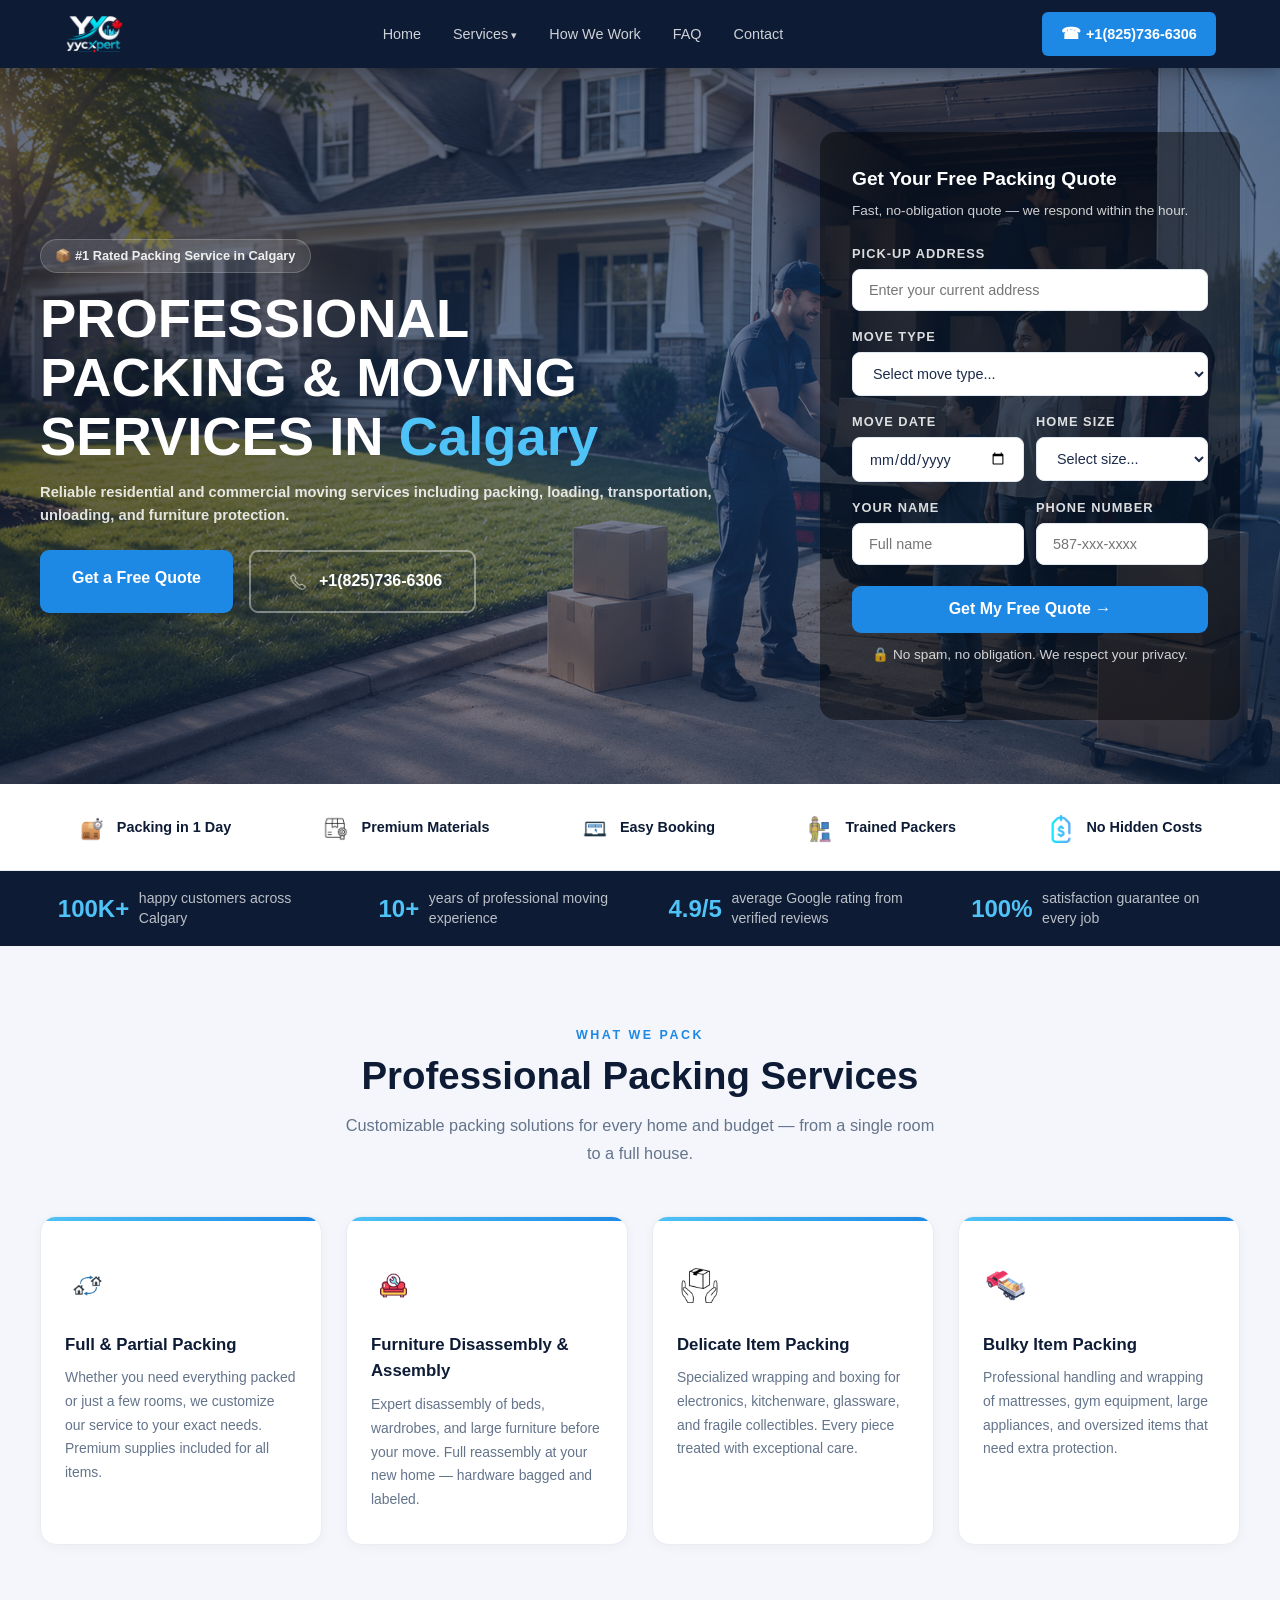
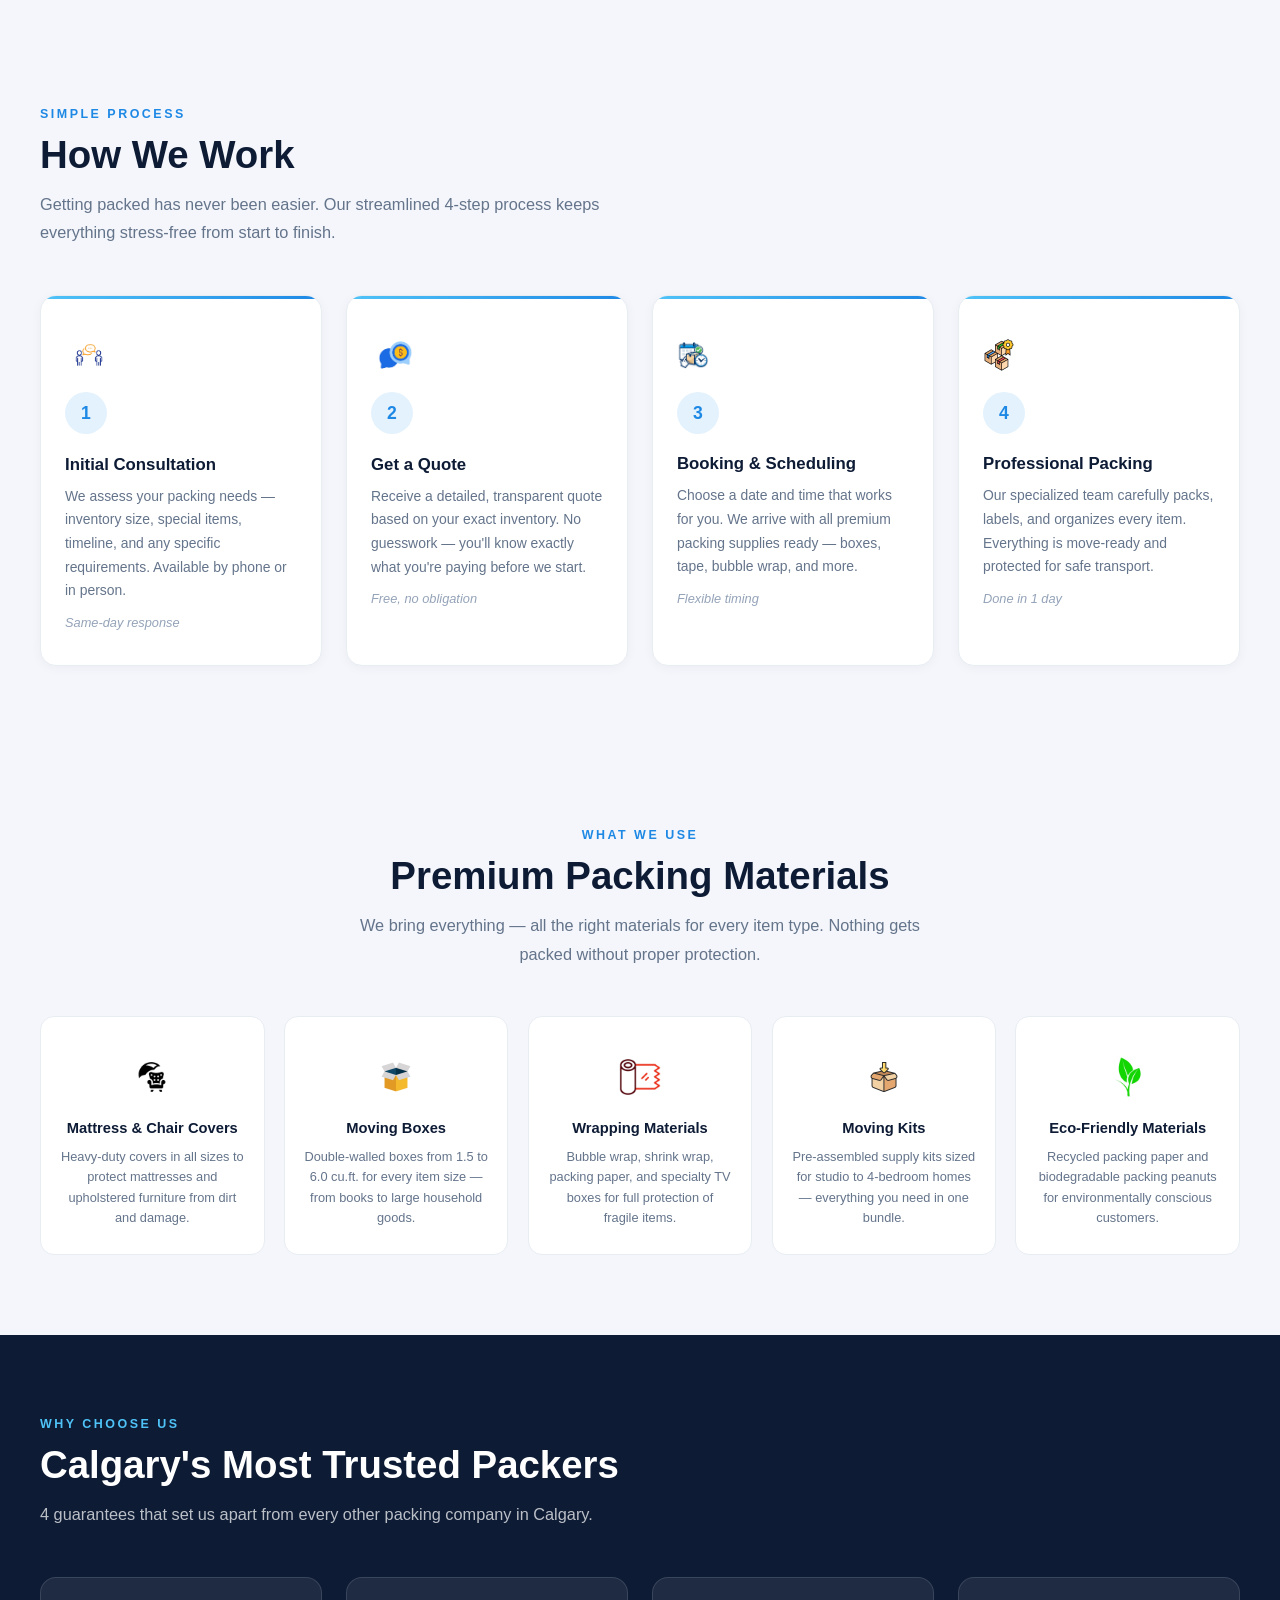
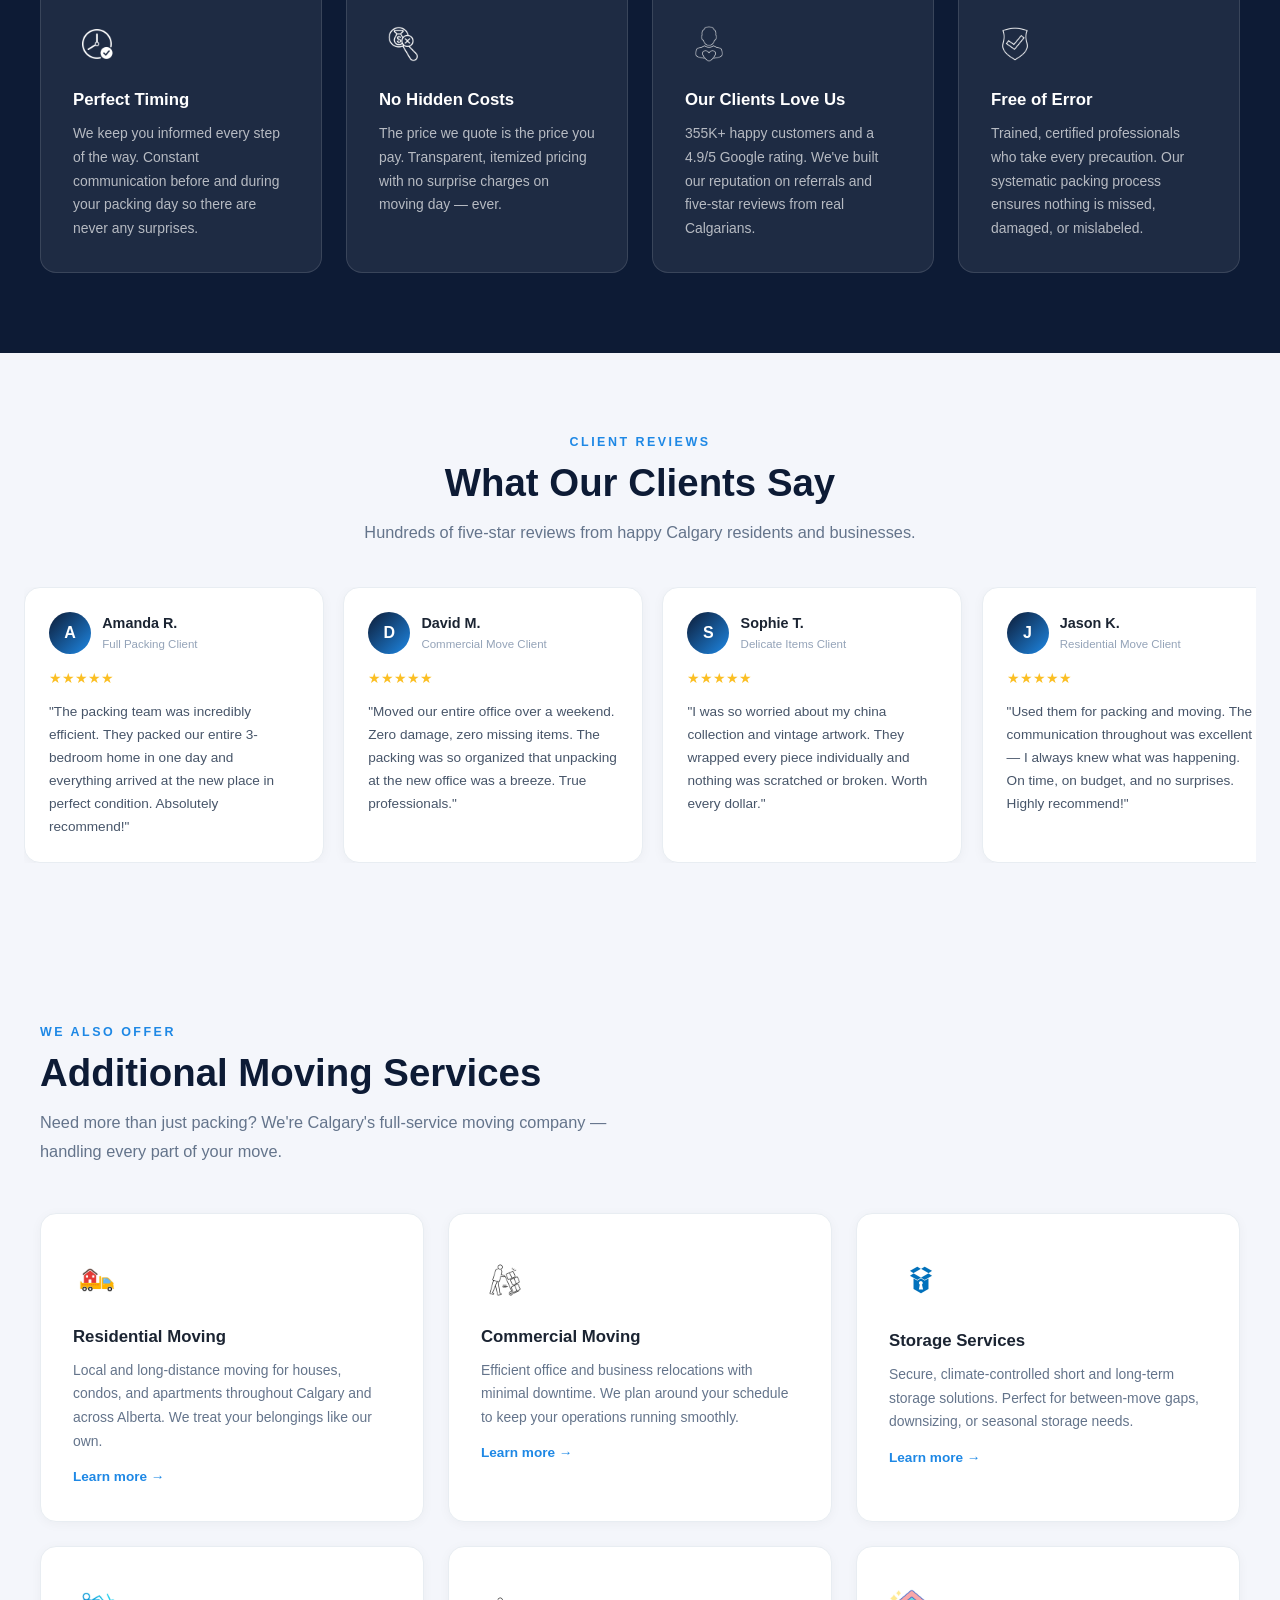
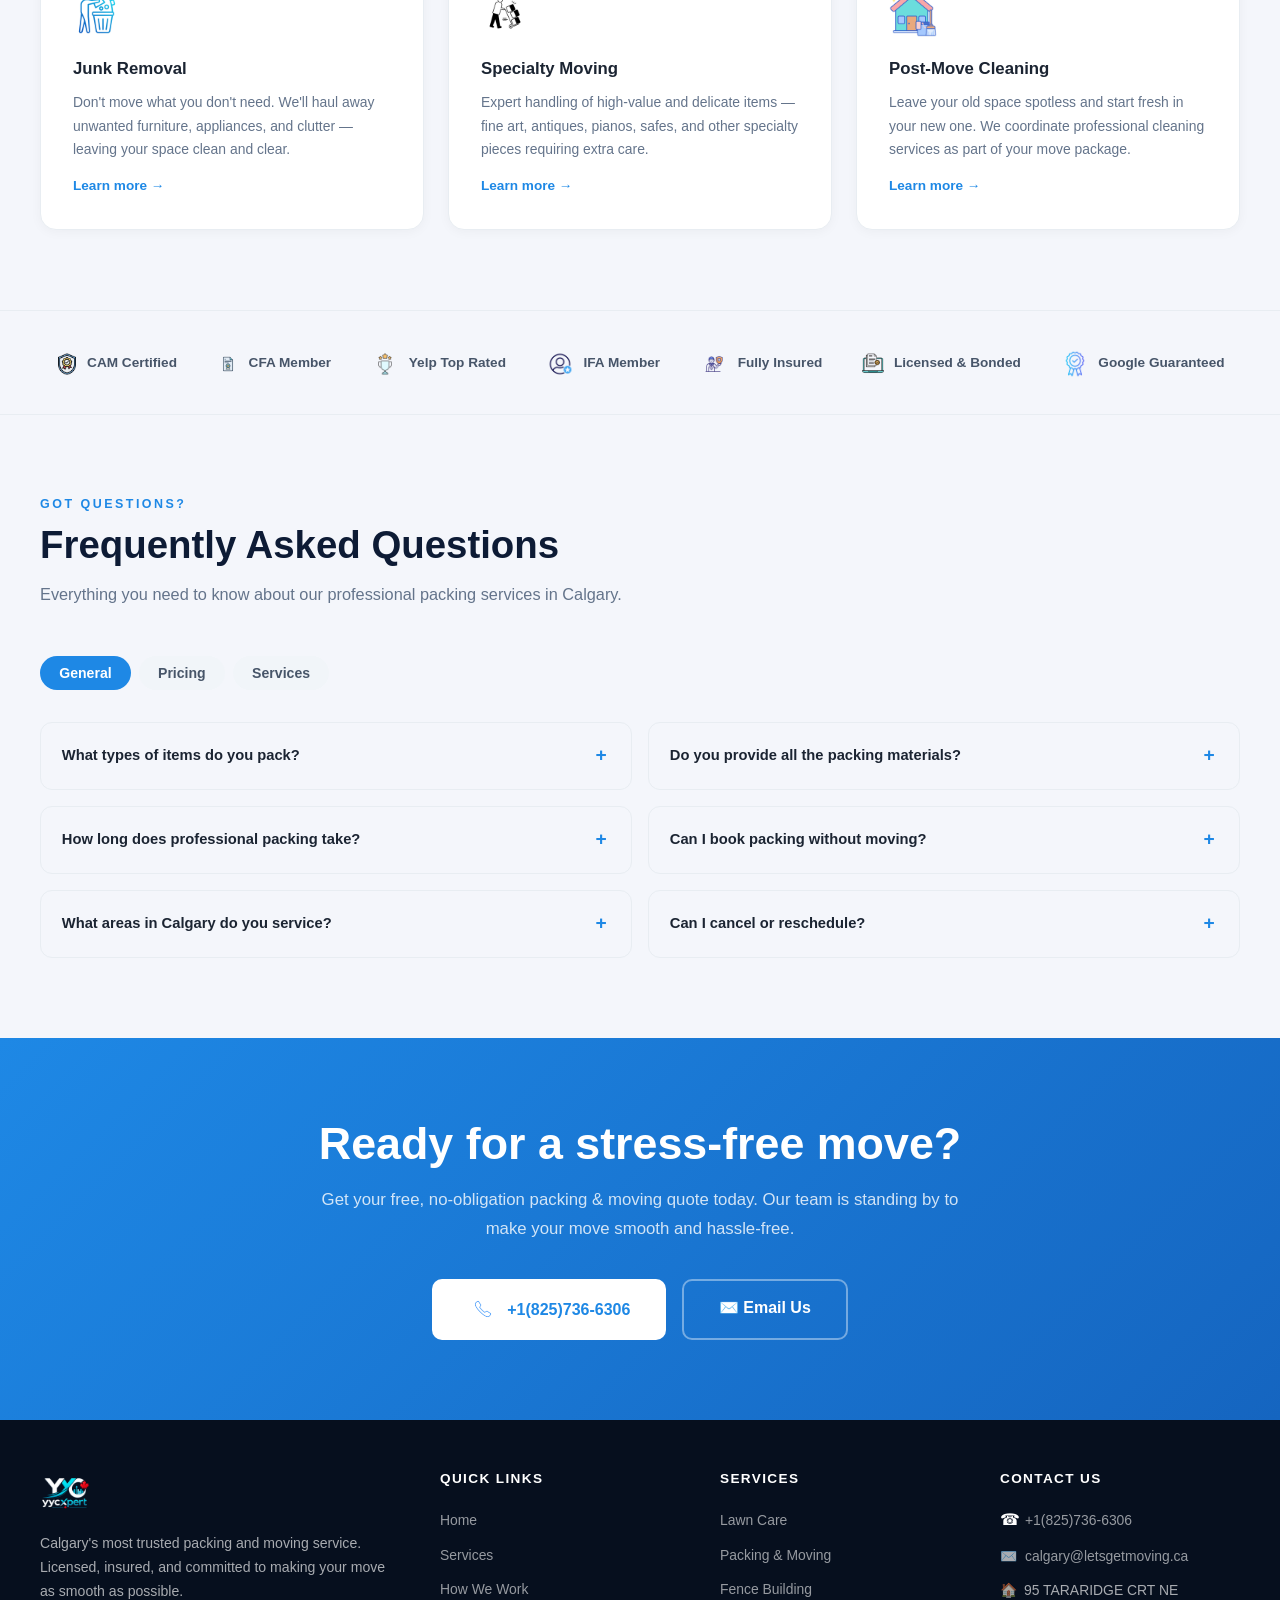
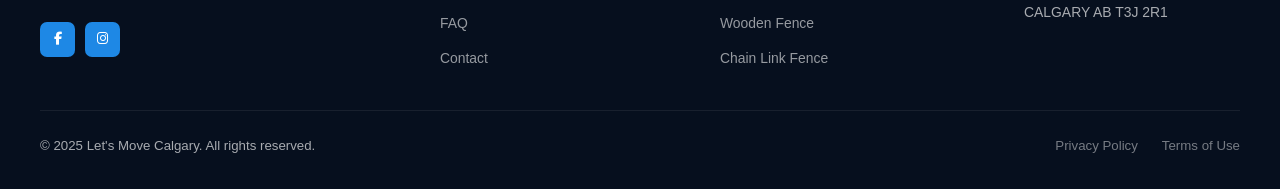
<file: packing-moving.html>
<!DOCTYPE html>
<html lang="en">
<head>
  <meta charset="UTF-8" />
  <meta name="viewport" content="width=device-width, initial-scale=1.0" />
  <title>Professional Packing Services in Calgary | Let's Move Calgary</title>
  <link rel="stylesheet" href="https://cdnjs.cloudflare.com/ajax/libs/font-awesome/6.5.0/css/all.min.css" />
  <style>
    *, *::before, *::after { box-sizing: border-box; margin: 0; padding: 0; }
    html { scroll-behavior: smooth; }
    body {
      font-family: Inter, -apple-system, BlinkMacSystemFont, 'Segoe UI', sans-serif;
      color: #1c2b4a;
      background: #f4f6fb;
      line-height: 1.6;
    }

    /* ── NAV ── */
    .mv-header { background: #0d1b35; position: sticky; top: 0; z-index: 100; box-shadow: 0 2px 20px rgba(0,0,0,0.35); }
    .mv-nav { max-width: 1200px; margin: 0 auto; padding: 0 1.5rem; display: flex; align-items: center; justify-content: space-between; height: 68px; gap: 1rem; }
    .mv-logo { color: #fff; font-size: 1.35rem; font-weight: 800; text-decoration: none; display: inline-flex; align-items: center; gap: 0.5rem; letter-spacing: -0.01em; }
    .mv-logo-icon { font-size: 1.4rem; color: #4ade80; flex-shrink: 0; filter: drop-shadow(0 0 5px rgba(74,222,128,0.7)); line-height: 1; }
    .mv-logo span { color: #4fc3f7; }
    .mv-nav-links { display: flex; gap: 0; list-style: none; margin: 0; padding: 0; }
    .mv-nav-links a { color: rgba(255,255,255,0.8); text-decoration: none; padding: 0.55rem 1rem; font-size: 0.9rem; font-weight: 500; transition: color 0.2s; }
    .mv-nav-links a:hover { color: #4fc3f7; }
    .mv-nav-phone { background: #1e88e5; color: white; padding: 0.55rem 1.2rem; border-radius: 6px; font-weight: 700; text-decoration: none; font-size: 0.9rem; white-space: nowrap; transition: background 0.2s, transform 0.2s; }
    .mv-nav-phone:hover { background: #1565c0; transform: translateY(-1px); }
    .mv-nav-links .dropdown { position: relative; }
    .mv-nav-links .dropdown > a::after { content: ' ▾'; font-size: 0.7rem; }
    .mv-dropdown-menu { display: none; position: absolute; top: 100%; left: 0; background: #0d1b35; border: 1px solid rgba(255,255,255,0.1); border-radius: 8px; min-width: 180px; z-index: 200; box-shadow: 0 8px 24px rgba(0,0,0,0.3); padding: 0.4rem 0; list-style: none; }
    .mv-dropdown-menu a { display: block; padding: 0.55rem 1.2rem; color: rgba(255,255,255,0.8); font-size: 0.88rem; white-space: nowrap; text-decoration: none; }
    .mv-dropdown-menu a:hover { color: #4fc3f7; background: rgba(255,255,255,0.05); }
    .dropdown:hover .mv-dropdown-menu { display: block; }
    .mv-dropdown-menu .subdropdown { position: relative; }
    .mv-dropdown-menu .subdropdown > a::after { content: ' ›'; font-size: 0.85rem; }
    .mv-subdropdown-menu { display: none; position: absolute; top: 0; left: 100%; background: #0d1b35; border: 1px solid rgba(255,255,255,0.1); border-radius: 8px; min-width: 160px; z-index: 201; box-shadow: 0 8px 24px rgba(0,0,0,0.3); padding: 0.4rem 0; list-style: none; }
    .mv-dropdown-menu .subdropdown:hover .mv-subdropdown-menu { display: block; }
    .mv-mobile-toggle { display: none; flex-direction: column; gap: 5px; background: none; border: none; cursor: pointer; padding: 6px; }
    .mv-mobile-toggle span { display: block; width: 24px; height: 2px; background: white; border-radius: 2px; transition: transform 0.25s, opacity 0.25s; }
    .mv-call-link { display: none; }
    .mv-mobile-toggle.open span:nth-child(1) { transform: translateY(7px) rotate(45deg); }
    .mv-mobile-toggle.open span:nth-child(2) { opacity: 0; transform: scaleX(0); }
    .mv-mobile-toggle.open span:nth-child(3) { transform: translateY(-7px) rotate(-45deg); }

    /* ══════════════════════════════
       HERO
    ══════════════════════════════ */
    .lc-hero {
      background:
        linear-gradient(135deg, rgba(13,27,53,0.65) 0%, rgba(26,47,90,0.55) 55%, rgba(10,32,64,0.70) 100%),
        url('assets/images/hero/packing-moving-hero.png') center/cover no-repeat;
      min-height: 580px;
      display: flex; align-items: center;
      position: relative; overflow: hidden;
      padding: 4rem 1.5rem;
    }
    .lc-hero::after {
      content: ''; position: absolute; inset: 0;
      background: radial-gradient(ellipse at 75% 50%, rgba(30,136,229,0.15) 0%, transparent 60%);
      pointer-events: none;
    }
    .lc-hero-inner {
      max-width: 1200px; margin: 0 auto; width: 100%;
      display: grid; grid-template-columns: 1fr 420px; gap: 3rem; align-items: center;
      position: relative; z-index: 1;
    }
    .lc-hero-badge {
      display: inline-flex; align-items: center; gap: 0.5rem;
      background: rgba(255,255,255,0.12); border: 1px solid rgba(255,255,255,0.2);
      border-radius: 50px; padding: 0.35rem 0.9rem;
      color: rgba(255,255,255,0.9); font-size: 0.8rem; font-weight: 600;
      margin-bottom: 1.1rem;
    }
    .lc-hero h1 {
      font-size: clamp(2rem, 4.5vw, 3.4rem);
      font-weight: 900; color: #fff;
      line-height: 1.08; margin-bottom: 0.9rem;
      text-transform: uppercase;
    }
    .lc-hero h1 em { font-style: normal; color: #4fc3f7; text-transform: none; }
    .lc-hero-rating {
      display: flex; align-items: center; gap: 0.7rem;
      margin-bottom: 1.4rem;
    }
    .lc-hero-rating .stars { color: #fbbf24; font-size: 1.1rem; }
    .lc-hero-rating span { color: rgba(255,255,255,0.85); font-size: 0.92rem; font-weight: 600; }
    .lc-hero-customers {
      display: flex; align-items: center; gap: 0.6rem;
      margin-bottom: 2rem;
    }
    .lc-hero-customers .avatars {
      display: flex;
    }
    .lc-hero-customers .avatars span {
      width: 34px; height: 34px; border-radius: 50%;
      background: linear-gradient(135deg, #1e88e5, #4fc3f7);
      border: 2px solid rgba(255,255,255,0.4);
      display: flex; align-items: center; justify-content: center;
      color: white; font-size: 0.75rem; font-weight: 700;
      margin-left: -8px;
    }
    .lc-hero-customers .avatars span:first-child { margin-left: 0; }
    .lc-hero-customers p { color: rgba(255,255,255,0.85); font-size: 0.88rem; }
    .lc-hero-customers strong { color: #4fc3f7; }
    .lc-hero-actions { display: flex; gap: 1rem; flex-wrap: wrap; }
    .lc-btn-hero {
      background: #1e88e5; color: #fff;
      padding: 0.9rem 2rem; border-radius: 9px;
      font-weight: 700; font-size: 1rem; text-decoration: none;
      transition: background 0.2s, transform 0.2s, box-shadow 0.2s;
      display: inline-block;
    }
    .lc-btn-hero:hover { background: #1565c0; transform: translateY(-2px); box-shadow: 0 8px 22px rgba(30,136,229,0.4); }
    .lc-btn-hero-outline {
      background: transparent; color: #fff;
      padding: 0.9rem 2rem; border-radius: 9px;
      font-weight: 700; font-size: 1rem; text-decoration: none;
      border: 2px solid rgba(255,255,255,0.4);
      transition: border-color 0.2s, background 0.2s;
      display: inline-block;
    }
    .lc-btn-hero-outline:hover { border-color: rgba(255,255,255,0.8); background: rgba(255,255,255,0.07); }

    /* Quote form */
    .lc-quote-card {
      background: rgba(0,0,0,0.45); border-radius: 16px;
      padding: 2rem; box-shadow: none;
    }
    .lc-quote-card h3 { font-size: 1.2rem; font-weight: 800; color: #fff; margin-bottom: 0.3rem; }
    .lc-quote-card p { color: rgba(255,255,255,0.8); font-size: 0.85rem; margin-bottom: 1.4rem; }
    .lc-form-group { margin-bottom: 1rem; }
    .lc-form-group label { display: block; font-size: 0.8rem; font-weight: 700; color: rgba(255,255,255,0.85); margin-bottom: 0.3rem; text-transform: uppercase; letter-spacing: 0.08em; }
    .lc-form-group input, .lc-form-group select {
      width: 100%; padding: 0.75rem 1rem;
      border: 1.5px solid #e2e8f0; border-radius: 8px;
      font-size: 0.9rem; color: #1c2b4a; font-family: inherit;
      transition: border-color 0.2s, box-shadow 0.2s;
      background: #fff;
    }
    .lc-form-group input:focus, .lc-form-group select:focus {
      outline: none; border-color: #1e88e5;
      box-shadow: 0 0 0 3px rgba(30,136,229,0.1);
    }
    .lc-form-row { display: grid; grid-template-columns: 1fr 1fr; gap: 0.75rem; }
    .lc-form-submit {
      width: 100%; padding: 0.9rem; border-radius: 9px;
      background: #1e88e5; color: white;
      font-size: 1rem; font-weight: 700; font-family: inherit;
      border: none; cursor: pointer;
      transition: background 0.2s, transform 0.2s;
      margin-top: 0.3rem;
    }
    .lc-form-submit:hover { background: #1565c0; transform: translateY(-1px); }
    .lc-form-note { font-size: 0.75rem; color: #94a3b8; text-align: center; margin-top: 0.7rem; }

    /* ══════════════════════════════
       STATS BANNER
    ══════════════════════════════ */
    .lc-stats-bar { background: #0d1b35; padding: 1.1rem 1.5rem; }
    .lc-stats-bar-in {
      max-width: 1200px; margin: 0 auto;
      display: flex; align-items: center; justify-content: space-around;
      gap: 1.5rem; flex-wrap: wrap;
    }
    .lc-stat-item { display: flex; align-items: center; gap: 0.6rem; color: rgba(255,255,255,0.9); }
    .lc-stat-item strong { font-size: 1.5rem; font-weight: 900; color: #4fc3f7; }
    .lc-stat-item span { font-size: 0.88rem; color: rgba(255,255,255,0.72); max-width: 180px; line-height: 1.4; }

    /* ══════════════════════════════
       SECTION LAYOUT
    ══════════════════════════════ */
    .lc-sec { padding: 5rem 1.5rem; }
    .lc-sec-in { max-width: 1200px; margin: 0 auto; }
    .lc-sec-light { background: #f4f6fb; }
    .lc-sec-dark { background: #0d1b35; }
    .lc-sec-blue { background: linear-gradient(135deg, #1e88e5, #1565c0); }
    .lc-label { color: #1e88e5; font-size: 0.78rem; font-weight: 700; letter-spacing: 0.2em; text-transform: uppercase; margin-bottom: 0.5rem; }
    .lc-title { font-size: clamp(1.7rem, 3vw, 2.6rem); font-weight: 800; color: #0d1b35; line-height: 1.15; margin-bottom: 0.8rem; }
    .lc-title-white { color: #fff; }
    .lc-sub { color: #64748b; font-size: 1.02rem; line-height: 1.75; max-width: 600px; margin-bottom: 3rem; }
    .lc-sub-white { color: rgba(255,255,255,0.72); }
    .lc-center { text-align: center; }
    .lc-center .lc-sub { margin-left: auto; margin-right: auto; }

    /* ══════════════════════════════
       BENEFIT PILLS (top 4 quick benefits)
    ══════════════════════════════ */
    .lc-benefits-bar { background: #fff; padding: 1.5rem; border-bottom: 1px solid #e8edf2; }
    .lc-benefits-bar-in {
      max-width: 1200px; margin: 0 auto;
      display: flex; align-items: center; justify-content: space-around;
      gap: 1rem; flex-wrap: wrap;
    }
    .lc-benefit-item {
      display: flex; align-items: center; gap: 0.7rem;
      color: #0d1b35; font-weight: 600; font-size: 0.9rem;
    }
    .lc-benefit-item .bi { font-size: 1.5rem; }

    /* ══════════════════════════════
       CORE SERVICES (4 cards)
    ══════════════════════════════ */
    .lc-core-grid { display: grid; grid-template-columns: repeat(4, 1fr); gap: 1.5rem; }
    .lc-core-card {
      background: #fff; border: 1px solid #e8edf2;
      border-radius: 16px; padding: 2rem 1.5rem;
      box-shadow: 0 2px 12px rgba(0,0,0,0.04);
      transition: transform 0.3s, box-shadow 0.3s, border-color 0.3s;
      position: relative; overflow: hidden;
    }
    .lc-core-card::before {
      content: ''; position: absolute; top: 0; left: 0; right: 0; height: 4px;
      background: linear-gradient(90deg, #4fc3f7, #1e88e5);
    }
    .lc-core-card:hover { transform: translateY(-6px); box-shadow: 0 16px 36px rgba(0,0,0,0.09); border-color: #90caf9; }
    .lc-core-icon { font-size: 2.6rem; margin-bottom: 1rem; display: block; }
    .lc-core-card h3 { font-size: 1.05rem; font-weight: 700; color: #0d1b35; margin-bottom: 0.5rem; }
    .lc-core-card p { color: #64748b; font-size: 0.87rem; line-height: 1.7; }

    /* ══════════════════════════════
       HOW WE WORK (4 steps)
    ══════════════════════════════ */
    .lc-how-grid { display: grid; grid-template-columns: repeat(4, 1fr); gap: 1.5rem; }
    .lc-how-card {
      background: #fff; border: 1px solid #e8edf2;
      border-radius: 16px; padding: 2rem 1.5rem;
      box-shadow: 0 2px 12px rgba(0,0,0,0.04);
      transition: transform 0.3s, box-shadow 0.3s;
      position: relative; overflow: hidden;
    }
    .lc-how-card::before {
      content: ''; position: absolute; top: 0; left: 0; right: 0; height: 3px;
      background: linear-gradient(90deg, #4fc3f7, #1e88e5);
    }
    .lc-how-card:hover { transform: translateY(-6px); box-shadow: 0 16px 36px rgba(0,0,0,0.09); }
    .lc-how-num {
      width: 42px; height: 42px; border-radius: 50%;
      background: #e3f2fd; color: #1e88e5;
      font-size: 1.1rem; font-weight: 900;
      display: flex; align-items: center; justify-content: center;
      margin-bottom: 1.1rem;
    }
    .lc-how-icon { font-size: 2rem; margin-bottom: 0.8rem; }
    .lc-how-card h3 { font-size: 1.05rem; font-weight: 700; color: #0d1b35; margin-bottom: 0.4rem; }
    .lc-how-card p { color: #64748b; font-size: 0.87rem; line-height: 1.7; }
    .lc-how-card .hw-note { font-size: 0.8rem; color: #94a3b8; font-style: italic; margin-top: 0.6rem; display: block; }

    /* ══════════════════════════════
       MATERIALS SECTION
    ══════════════════════════════ */
    .lc-mat-grid { display: grid; grid-template-columns: repeat(5, 1fr); gap: 1.2rem; }
    .lc-mat-card {
      background: #fff; border: 1.5px solid #e8edf2;
      border-radius: 14px; padding: 1.6rem 1.2rem; text-align: center;
      transition: border-color 0.2s, transform 0.2s, box-shadow 0.2s;
    }
    .lc-mat-card:hover { border-color: #1e88e5; transform: translateY(-4px); box-shadow: 0 10px 28px rgba(30,136,229,0.1); }
    .lc-mat-icon { font-size: 2.4rem; display: block; margin-bottom: 0.8rem; }
    .lc-mat-card h3 { font-size: 0.92rem; font-weight: 700; color: #0d1b35; margin-bottom: 0.4rem; }
    .lc-mat-card p { font-size: 0.8rem; color: #64748b; line-height: 1.6; }

    /* ══════════════════════════════
       WHY CHOOSE US (4 cards)
    ══════════════════════════════ */
    .lc-why-grid { display: grid; grid-template-columns: repeat(4, 1fr); gap: 1.5rem; }
    .lc-why-card {
      background: rgba(255,255,255,0.07); border: 1px solid rgba(255,255,255,0.12);
      border-radius: 16px; padding: 2rem;
      transition: background 0.2s, transform 0.2s;
    }
    .lc-why-card:hover { background: rgba(255,255,255,0.12); transform: translateY(-4px); }
    .lc-why-icon { font-size: 2.4rem; margin-bottom: 1rem; display: block; }
    .lc-why-card h3 { font-size: 1.05rem; font-weight: 700; color: #fff; margin-bottom: 0.5rem; }
    .lc-why-card p { color: rgba(255,255,255,0.68); font-size: 0.87rem; line-height: 1.7; }

    /* ══════════════════════════════
       ADDITIONAL SERVICES
    ══════════════════════════════ */
    .lc-add-grid { display: grid; grid-template-columns: repeat(3, 1fr); gap: 1.5rem; }
    .lc-add-card {
      background: #fff; border: 1px solid #e8edf2;
      border-radius: 16px; padding: 2rem;
      box-shadow: 0 2px 12px rgba(0,0,0,0.04);
      transition: transform 0.3s, box-shadow 0.3s, border-color 0.3s;
    }
    .lc-add-card:hover { transform: translateY(-6px); box-shadow: 0 16px 36px rgba(0,0,0,0.1); border-color: #90caf9; }
    .lc-add-icon { font-size: 2.4rem; margin-bottom: 1rem; display: block; }
    .lc-add-card h3 { font-size: 1.05rem; font-weight: 700; color: #1b2432; margin-bottom: 0.5rem; }
    .lc-add-card p { color: #64748b; font-size: 0.87rem; line-height: 1.7; }
    .lc-add-link { display: inline-block; color: #1e88e5; font-size: 0.85rem; font-weight: 700; text-decoration: none; margin-top: 0.8rem; }
    .lc-add-link:hover { text-decoration: underline; }

    /* ══════════════════════════════
       TESTIMONIALS
    ══════════════════════════════ */
    .lc-review-strip { overflow: hidden; position: relative; }
    .lc-review-track {
      display: flex; gap: 1.2rem;
      animation: scroll-reviews 40s linear infinite;
      width: max-content;
    }
    .lc-review-track:hover { animation-play-state: paused; }
    @keyframes scroll-reviews {
      0% { transform: translateX(0); }
      100% { transform: translateX(-50%); }
    }
    .lc-review-card {
      background: #fff; border: 1px solid #e8edf2;
      border-radius: 16px; padding: 1.5rem;
      width: 300px; flex-shrink: 0;
      box-shadow: 0 2px 12px rgba(0,0,0,0.04);
    }
    .lc-review-top { display: flex; align-items: center; gap: 0.7rem; margin-bottom: 0.9rem; }
    .lc-review-avatar {
      width: 42px; height: 42px; border-radius: 50%;
      background: linear-gradient(135deg, #0d1b35, #1e88e5);
      display: flex; align-items: center; justify-content: center;
      color: white; font-weight: 700; font-size: 1rem; flex-shrink: 0;
    }
    .lc-review-meta { flex: 1; min-width: 0; }
    .lc-review-name { font-weight: 700; font-size: 0.9rem; color: #1b2432; }
    .lc-review-tag { font-size: 0.72rem; color: #94a3b8; font-weight: 500; }
    .lc-review-stars { color: #fbbf24; font-size: 0.85rem; margin-bottom: 0.6rem; }
    .lc-review-text { color: #475569; font-size: 0.85rem; line-height: 1.7; }

    /* ══════════════════════════════
       FAQ
    ══════════════════════════════ */
    .lc-faq-tabs { display: flex; gap: 0.5rem; margin-bottom: 2rem; flex-wrap: wrap; }
    .lc-faq-tab {
      padding: 0.55rem 1.2rem; border-radius: 50px;
      background: #f1f5f9; color: #475569; font-size: 0.88rem; font-weight: 600;
      border: none; cursor: pointer; font-family: inherit;
      transition: background 0.2s, color 0.2s;
    }
    .lc-faq-tab.active { background: #1e88e5; color: #fff; }
    .lc-faq-panel { display: none; }
    .lc-faq-panel.active { display: grid; grid-template-columns: 1fr 1fr; gap: 1rem; align-items: start; }
    .lc-faq-item { border: 1.5px solid #e8edf2; border-radius: 12px; overflow: hidden; transition: border-color 0.2s; }
    .lc-faq-item:has(details[open]) { border-color: #1e88e5; }
    .lc-faq-item details summary {
      list-style: none; padding: 1.1rem 1.3rem;
      cursor: pointer; font-weight: 700; font-size: 0.92rem; color: #1b2432;
      display: flex; justify-content: space-between; align-items: center; gap: 0.5rem;
    }
    .lc-faq-item details summary::-webkit-details-marker { display: none; }
    .lc-faq-item details summary::after { content: '+'; font-size: 1.2rem; color: #1e88e5; min-width: 18px; text-align: center; }
    .lc-faq-item details[open] summary::after { content: '−'; }
    .lc-faq-item details[open] summary { color: #1e88e5; }
    .lc-faq-body { padding: 0 1.3rem 1.1rem; color: #607585; font-size: 0.88rem; line-height: 1.75; }
    .lc-faq-body strong { color: #1e88e5; }

    /* ══════════════════════════════
       TRUST BADGES
    ══════════════════════════════ */
    .lc-trust-strip { background: #f4f6fb; padding: 2rem 1.5rem; border-top: 1px solid #e8edf2; border-bottom: 1px solid #e8edf2; }
    .lc-trust-in {
      max-width: 1200px; margin: 0 auto;
      display: flex; align-items: center; justify-content: center;
      gap: 2.5rem; flex-wrap: wrap;
    }
    .lc-trust-badge {
      display: flex; align-items: center; gap: 0.6rem;
      color: #475569; font-size: 0.85rem; font-weight: 600;
    }
    .lc-trust-badge .tb-icon { font-size: 1.5rem; }

    /* ══════════════════════════════
       CTA SECTION
    ══════════════════════════════ */
    .lc-sec-green { background: linear-gradient(135deg, #1e88e5, #1565c0); }
    .lc-cta { padding: 5rem 1.5rem; text-align: center; }
    .lc-cta-in { max-width: 680px; margin: 0 auto; }
    .lc-cta h2 { font-size: clamp(1.9rem, 3.5vw, 2.8rem); font-weight: 900; color: #fff; margin-bottom: 1rem; line-height: 1.15; }
    .lc-cta p { color: rgba(255,255,255,0.8); font-size: 1.05rem; line-height: 1.75; margin-bottom: 2.2rem; }
    .lc-cta-btns { display: flex; gap: 1rem; justify-content: center; flex-wrap: wrap; }
    .lc-cta-white { background: #fff; color: #1e88e5; padding: 0.9rem 2.2rem; border-radius: 10px; font-weight: 700; font-size: 1rem; text-decoration: none; transition: transform 0.2s, box-shadow 0.2s; display: inline-flex; align-items: center; }
    .lc-cta-white:hover { transform: translateY(-2px); box-shadow: 0 8px 24px rgba(0,0,0,0.15); }
    .lc-cta-ghost { background: transparent; color: #fff; padding: 0.9rem 2.2rem; border-radius: 10px; font-weight: 700; font-size: 1rem; text-decoration: none; border: 2px solid rgba(255,255,255,0.4); transition: border-color 0.2s, background 0.2s; }
    .lc-cta-ghost:hover { border-color: #fff; background: rgba(255,255,255,0.08); }

    /* ══════════════════════════════
       FOOTER
    ══════════════════════════════ */
    /* ── FOOTER ── */
    .mv-footer { background: #060f1e; color: rgba(255,255,255,0.65); padding: 3rem 1.5rem 2rem; }
    .mv-footer-in { max-width: 1200px; margin: 0 auto; }
    .mv-footer-grid { display: grid; grid-template-columns: 1.5fr 1fr 1fr 1fr; gap: 2.5rem; padding-bottom: 2.5rem; border-bottom: 1px solid rgba(255,255,255,0.07); }
    .mv-footer-brand .mv-logo { display: inline-flex; margin-bottom: 0.9rem; }
    .mv-footer-brand p { font-size: 0.88rem; line-height: 1.7; margin: 0 0 1.1rem; }
    .mv-social { display: flex; gap: 0.65rem; }
    .mv-social a { width: 35px; height: 35px; border-radius: 7px; background: #1e88e5; display: flex; align-items: center; justify-content: center; color: white; text-decoration: none; font-size: 0.82rem; font-weight: 700; transition: background 0.2s, color 0.2s; }
    .mv-social a:hover { background: #1565c0; color: white; }
    .mv-fc h4 { color: #fff; font-size: 0.85rem; font-weight: 700; text-transform: uppercase; letter-spacing: 0.1em; margin: 0 0 1.1rem; }
    .mv-fc ul { list-style: none; padding: 0; margin: 0; display: grid; gap: 0.55rem; }
    .mv-fc ul li a { color: rgba(255,255,255,0.58); text-decoration: none; font-size: 0.87rem; transition: color 0.2s; }
    .mv-fc ul li a:hover { color: #4fc3f7; }
    .mv-ci { display: flex; gap: 0.5rem; margin-bottom: 0.75rem; font-size: 0.87rem; align-items: flex-start; }
    .mv-ci .ci { min-width: 16px; }
    .mv-ci a { color: rgba(255,255,255,0.58); text-decoration: none; transition: color 0.2s; }
    .mv-ci a:hover { color: #4fc3f7; }
    .mv-footer-bot { padding-top: 1.5rem; display: flex; justify-content: space-between; align-items: center; flex-wrap: wrap; gap: 1rem; }
    .mv-footer-bot p { margin: 0; font-size: 0.83rem; }
    .mv-footer-bot-links { display: flex; gap: 1.5rem; }
    .mv-footer-bot-links a { color: rgba(255,255,255,0.45); text-decoration: none; font-size: 0.83rem; transition: color 0.2s; }
    .mv-footer-bot-links a:hover { color: #4fc3f7; }

    /* ══════════════════════════════
       SCROLL ANIMATIONS
    ══════════════════════════════ */
    .fu { opacity: 0; transform: translateY(28px); transition: opacity 0.6s ease, transform 0.6s ease; }
    .fu.vis { opacity: 1; transform: translateY(0); }
    .fd1 { transition-delay: 0.1s; } .fd2 { transition-delay: 0.2s; }
    .fd3 { transition-delay: 0.3s; } .fd4 { transition-delay: 0.4s; }

    /* ══════════════════════════════
       RESPONSIVE
    ══════════════════════════════ */
    @media (max-width: 1024px) {
      .lc-hero-inner { grid-template-columns: 1fr; }
      .lc-quote-card { max-width: 520px; }
      .lc-core-grid { grid-template-columns: repeat(2, 1fr); }
      .lc-how-grid { grid-template-columns: repeat(2, 1fr); }
      .lc-mat-grid { grid-template-columns: repeat(3, 1fr); }
      .lc-why-grid { grid-template-columns: repeat(2, 1fr); }
      .lc-add-grid { grid-template-columns: repeat(2, 1fr); }
      .mv-footer-grid { grid-template-columns: 1fr 1fr; }
    }
    @media (max-width: 720px) {
      .mv-nav-links { display: none; }
      .mv-mobile-toggle { display: flex; }
      .mv-nav-links.open {
        display: flex; flex-direction: column;
        position: fixed; top: 68px; left: 0; right: 0;
        background: #0d1b35; padding: 1rem 1.5rem 1.5rem;
        z-index: 99; border-top: 1px solid rgba(255,255,255,0.07);
      }
      .mv-nav-links.open li { padding: 0.2rem 0; }
      .mv-nav-phone { display: none; }
      .mv-nav-links.open .mv-dropdown-menu { position: static; box-shadow: none; border: none; border-left: 2px solid rgba(255,255,255,0.15); border-radius: 0; background: transparent; min-width: 0; padding: 0 0 0.3rem 0.8rem; }
      .mv-nav-links.open .dropdown.mob-open .mv-dropdown-menu { display: block; }
      .mv-nav-links.open .mv-subdropdown-menu { position: static; box-shadow: none; border: none; border-left: 2px solid rgba(255,255,255,0.15); border-radius: 0; background: transparent; min-width: 0; padding: 0 0 0.3rem 0.8rem; }
      .mv-nav-links.open .subdropdown.mob-open .mv-subdropdown-menu { display: block; }
      .mv-call-link { display: block; background: #1e88e5; color: #fff !important; text-align: center; padding: 0.75rem !important; border-radius: 8px; font-weight: 700 !important; margin-top: 0.5rem; text-decoration: none; }
      .lc-core-grid, .lc-how-grid, .lc-why-grid, .lc-add-grid, .lc-contact-grid { grid-template-columns: 1fr; }
      .lc-mat-grid { grid-template-columns: repeat(2, 1fr); }
      .lc-faq-panel.active { grid-template-columns: 1fr; }
      .mv-footer-grid { grid-template-columns: 1fr; }
      .mv-footer-bot { flex-direction: column; text-align: center; }
      .lc-form-row { grid-template-columns: 1fr; }
      .lc-benefits-bar-in { gap: 1.5rem; }
    }
  </style>
</head>
<body>

<!-- ═══ HEADER ═══ -->
<div id="site-header"></div>

<!-- ═══ HERO ═══ -->
<section class="lc-hero">
  <div class="lc-hero-inner">
    <div>
      <div class="lc-hero-badge">📦 #1 Rated Packing Service in Calgary</div>
      <h1>PROFESSIONAL<br>PACKING & MOVING <br>SERVICES IN <em>Calgary</em></h1>
      <div class="lc-hero-rating">
        <span> Reliable residential and commercial moving services including packing, loading, transportation, unloading, and furniture protection. </span>
      </div>
      <!--<div class="lc-hero-customers">
        <div class="avatars">
          <span>A</span><span>J</span><span>S</span><span>R</span>
        </div>
        <p>Join <strong>100K+</strong> Happy Customers across Calgary</p>
      </div>-->
      <div class="lc-hero-actions">
        <a href="#quote" class="lc-btn-hero">Get a Free Quote</a>
        <a href="tel:18257366306" class="lc-btn-hero-outline"><img src="assets/images/contact-icon.png" alt="call" style="height:30px;width:auto;vertical-align:middle;margin-right:6px;" />+1(825)736-6306</a>
      </div>
    </div>

    <!-- Quote Form -->
    <div class="lc-quote-card" id="quote">
      <h3>Get Your Free Packing Quote</h3>
      <p>Fast, no-obligation quote — we respond within the hour.</p>
      <div class="lc-form-group">
        <label>Pick-up Address</label>
        <input type="text" placeholder="Enter your current address" />
      </div>
      <div class="lc-form-group">
        <label>Move Type</label>
        <select>
          <option value="">Select move type...</option>
          <option>Residential – House</option>
          <option>Residential – Condo / Apartment</option>
          <option>Commercial / Office</option>
          <option>Packing Only (no move)</option>
          <option>Storage</option>
        </select>
      </div>
      <div class="lc-form-row">
        <div class="lc-form-group">
          <label>Move Date</label>
          <input type="date" />
        </div>
        <div class="lc-form-group">
          <label>Home Size</label>
          <select>
            <option value="">Select size...</option>
            <option>Studio / 1 Bed</option>
            <option>2 Bedrooms</option>
            <option>3 Bedrooms</option>
            <option>4+ Bedrooms</option>
          </select>
        </div>
      </div>
      <div class="lc-form-row">
        <div class="lc-form-group">
          <label>Your Name</label>
          <input type="text" placeholder="Full name" />
        </div>
        <div class="lc-form-group">
          <label>Phone Number</label>
          <input type="tel" placeholder="587-xxx-xxxx" />
        </div>
      </div>
      <button class="lc-form-submit" onclick="alert('Thank you! We will contact you shortly.')">Get My Free Quote →</button>
      <p class="lc-form-note">🔒 No spam, no obligation. We respect your privacy.</p>
    </div>
  </div>
</section>

<!-- ═══ BENEFIT PILLS ═══ -->
<div class="lc-benefits-bar">
  <div class="lc-benefits-bar-in">
    <div class="lc-benefit-item"><span class="bi"><img src="assets/images/lawncare/pack.png" alt="Packing in 1 Day" style="width:28px;height:28px;object-fit:contain;vertical-align:middle;" /></span> Packing in 1 Day</div>
    <div class="lc-benefit-item"><span class="bi"><img src="assets/images/lawncare/premium.png" alt="Premium Materials" style="width:28px;height:28px;object-fit:contain;vertical-align:middle;" /></span> Premium Materials</div>
    <div class="lc-benefit-item"><span class="bi"><img src="assets/images/lawncare/easy-booking.png" alt="Easy Booking" style="width:28px;height:28px;object-fit:contain;vertical-align:middle;" /></span> Easy Booking</div>
    <div class="lc-benefit-item"><span class="bi"><img src="assets/images/lawncare/trained-packers.png" alt="Trained Packers" style="width:28px;height:28px;object-fit:contain;vertical-align:middle;" /></span> Trained Packers</div>
    <div class="lc-benefit-item"><span class="bi"><img src="assets/images/unused/no-hidden-costs.png" alt="No Hidden Costs" style="width:28px;height:28px;object-fit:contain;vertical-align:middle;" /></span> No Hidden Costs</div>
   <!-- <div class="lc-benefit-item"><span class="bi">⭐</span> 4.9/5 Rating</div>-->
  </div>
</div>

<!-- ═══ STATS BANNER ═══ -->
<div class="lc-stats-bar">
  <div class="lc-stats-bar-in">
    <div class="lc-stat-item">
      <strong class="counter" data-target="100000">100K+</strong>
      <span>happy customers across Calgary</span>
    </div>
    <div class="lc-stat-item">
      <strong>10+</strong>
      <span>years of professional moving experience</span>
    </div>
    <div class="lc-stat-item">
      <strong>4.9/5</strong>
      <span>average Google rating from verified reviews</span>
    </div>
    <div class="lc-stat-item">
      <strong>100%</strong>
      <span>satisfaction guarantee on every job</span>
    </div>
  </div>
</div>

<!-- ═══ CORE PACKING SERVICES ═══ -->
<section class="lc-sec" id="services">
  <div class="lc-sec-in">
    <p class="lc-label fu lc-center" style="text-align:center;">What we pack</p>
    <h2 class="lc-title fu fd1 lc-center" style="text-align:center;">Professional Packing Services</h2>
    <p class="lc-sub fu fd2 lc-center" style="text-align:center; margin:0 auto 3rem;">Customizable packing solutions for every home and budget — from a single room to a full house.</p>
    <div class="lc-core-grid">
      <div class="lc-core-card fu fd1">
        <span class="lc-core-icon"><img src="assets/images/icons/icon-moving.png" alt="Full & Partial Packing" style="width:45px;height:45px;object-fit:contain;vertical-align:middle;" /></span>
        <h3>Full &amp; Partial Packing</h3>
        <p>Whether you need everything packed or just a few rooms, we customize our service to your exact needs. Premium supplies included for all items.</p>
      </div>
      <div class="lc-core-card fu fd2">
        <span class="lc-core-icon"><img src="assets/images/lawncare/furniture-assembly.png" alt="Furniture Disassembly & Assembly" style="width:45px;height:45px;object-fit:contain;vertical-align:middle;" /></span>
        <h3>Furniture Disassembly &amp; Assembly</h3>
        <p>Expert disassembly of beds, wardrobes, and large furniture before your move. Full reassembly at your new home — hardware bagged and labeled.</p>
      </div>
      <div class="lc-core-card fu fd3">
        <span class="lc-core-icon"><img src="assets/images/lawncare/delicate-packing.png" alt="Delicate Item Packing" style="width:45px;height:45px;object-fit:contain;vertical-align:middle;" /></span>
        <h3>Delicate Item Packing</h3>
        <p>Specialized wrapping and boxing for electronics, kitchenware, glassware, and fragile collectibles. Every piece treated with exceptional care.</p>
      </div>
      <div class="lc-core-card fu fd4">
        <span class="lc-core-icon"><img src="assets/images/lawncare/bulky-packing.png" alt="Bulky Item Packing" style="width:45px;height:45px;object-fit:contain;vertical-align:middle;" /></span>
        <h3>Bulky Item Packing</h3>
        <p>Professional handling and wrapping of mattresses, gym equipment, large appliances, and oversized items that need extra protection.</p>
      </div>
    </div>
  </div>
</section>

<!-- ═══ HOW WE WORK ═══ -->
<section class="lc-sec lc-sec-light" id="how">
  <div class="lc-sec-in">
    <p class="lc-label fu">Simple process</p>
    <h2 class="lc-title fu fd1">How We Work</h2>
    <p class="lc-sub fu fd2">Getting packed has never been easier. Our streamlined 4-step process keeps everything stress-free from start to finish.</p>
    <div class="lc-how-grid">
      <div class="lc-how-card fu fd1">
        <div class="lc-how-icon"><img src="assets/images/process/initial-consultation.jpg" alt="Initial Consultation" style="width:48px;height:48px;object-fit:contain;vertical-align:middle;" /></div>
        <div class="lc-how-num">1</div>
        <h3>Initial Consultation</h3>
        <p>We assess your packing needs — inventory size, special items, timeline, and any specific requirements. Available by phone or in person.</p>
        <span class="hw-note">Same-day response</span>
      </div>
      <div class="lc-how-card fu fd2">
        <div class="lc-how-icon"><img src="assets/images/process/quotes.png" alt="Get a Quote" style="width:48px;height:48px;object-fit:contain;vertical-align:middle;" /></div>
        <div class="lc-how-num">2</div>
        <h3>Get a Quote</h3>
        <p>Receive a detailed, transparent quote based on your exact inventory. No guesswork — you'll know exactly what you're paying before we start.</p>
        <span class="hw-note">Free, no obligation</span>
      </div>
      <div class="lc-how-card fu fd3">
        <div class="lc-how-icon"><img src="assets/images/process/booking.png" alt="Booking & Scheduling" style="width:32px;height:32px;object-fit:contain;vertical-align:middle;" /></div>
        <div class="lc-how-num">3</div>
        <h3>Booking &amp; Scheduling</h3>
        <p>Choose a date and time that works for you. We arrive with all premium packing supplies ready — boxes, tape, bubble wrap, and more.</p>
        <span class="hw-note">Flexible timing</span>
      </div>
      <div class="lc-how-card fu fd4">
        <div class="lc-how-icon"><img src="assets/images/process/professional-packing.jpg" alt="Professional Packing" style="width:32px;height:32px;object-fit:contain;vertical-align:middle;" /></div>
        <div class="lc-how-num">4</div>
        <h3>Professional Packing</h3>
        <p>Our specialized team carefully packs, labels, and organizes every item. Everything is move-ready and protected for safe transport.</p>
        <span class="hw-note">Done in 1 day</span>
      </div>
    </div>
  </div>
</section>

<!-- ═══ PACKING MATERIALS ═══ -->
<section class="lc-sec" id="materials">
  <div class="lc-sec-in">
    <p class="lc-label fu lc-center" style="text-align:center;">What we use</p>
    <h2 class="lc-title fu fd1 lc-center" style="text-align:center;">Premium Packing Materials</h2>
    <p class="lc-sub fu fd2 lc-center" style="text-align:center; margin:0 auto 3rem;">We bring everything — all the right materials for every item type. Nothing gets packed without proper protection.</p>
    <div class="lc-mat-grid">
      <div class="lc-mat-card fu fd1">
        <span class="lc-mat-icon"><img src="assets/images/process/mattress.jpg" alt="Mattress & Chair Covers" style="width:48px;height:48px;object-fit:contain;vertical-align:middle;" /></span>
        <h3>Mattress &amp; Chair Covers</h3>
        <p>Heavy-duty covers in all sizes to protect mattresses and upholstered furniture from dirt and damage.</p>
      </div>
      <div class="lc-mat-card fu fd2">
        <span class="lc-mat-icon"><img src="assets/images/process/moving-box.jpg" alt="Moving Boxes" style="width:32px;height:32px;object-fit:contain;vertical-align:middle;" /></span>
        <h3>Moving Boxes</h3>
        <p>Double-walled boxes from 1.5 to 6.0 cu.ft. for every item size — from books to large household goods.</p>
      </div>
      <div class="lc-mat-card fu fd3">
        <span class="lc-mat-icon"><img src="assets/images/process/wrapping-materials.jpg" alt="Wrapping Materials" style="width:48px;height:48px;object-fit:contain;vertical-align:middle;" /></span>
        <h3>Wrapping Materials</h3>
        <p>Bubble wrap, shrink wrap, packing paper, and specialty TV boxes for full protection of fragile items.</p>
      </div>
      <div class="lc-mat-card fu fd4">
        <span class="lc-mat-icon"><img src="assets/images/process/moving-kits.jpg" alt="Moving Kits" style="width:32px;height:32px;object-fit:contain;vertical-align:middle;" /></span>
        <h3>Moving Kits</h3>
        <p>Pre-assembled supply kits sized for studio to 4-bedroom homes — everything you need in one bundle.</p>
      </div>
      <div class="lc-mat-card fu fd1">
        <span class="lc-mat-icon"><img src="assets/images/process/eco-friendly.jpg" alt="Eco-Friendly Materials" style="width:48px;height:48px;object-fit:contain;vertical-align:middle;" /></span>
        <h3>Eco-Friendly Materials</h3>
        <p>Recycled packing paper and biodegradable packing peanuts for environmentally conscious customers.</p>
      </div>
    </div>
  </div>
</section>

<!-- ═══ WHY CHOOSE US ═══ -->
<section class="lc-sec lc-sec-dark" id="why">
  <div class="lc-sec-in">
    <p class="lc-label fu" style="color:#4fc3f7;">Why choose us</p>
    <h2 class="lc-title lc-title-white fu fd1">Calgary's Most Trusted Packers</h2>
    <p class="lc-sub lc-sub-white fu fd2">4 guarantees that set us apart from every other packing company in Calgary.</p>
    <div class="lc-why-grid">
      <div class="lc-why-card fu fd1">
        <span class="lc-why-icon"><img src="assets/images/badges/on-time-guarante.png" alt="Perfect Timing" style="width:48px;height:48px;object-fit:contain;vertical-align:middle;filter:brightness(0) invert(1);" /></span>
        <h3>Perfect Timing</h3>
        <p>We keep you informed every step of the way. Constant communication before and during your packing day so there are never any surprises.</p>
      </div>
      <div class="lc-why-card fu fd2">
        <span class="lc-why-icon"><img src="assets/images/icons/icon-no-hidden-cost.png" alt="No Hidden Costs" style="width:48px;height:48px;object-fit:contain;vertical-align:middle;filter:brightness(0) invert(1);" /></span>
        <h3>No Hidden Costs</h3>
        <p>The price we quote is the price you pay. Transparent, itemized pricing with no surprise charges on moving day — ever.</p>
      </div>
      <div class="lc-why-card fu fd3">
        <span class="lc-why-icon"><img src="assets/images/process/happy-t.png" alt="Our Clients Love Us" style="width:48px;height:48px;object-fit:contain;vertical-align:middle;filter:brightness(0) invert(1);" /></span>
        <h3>Our Clients Love Us</h3>
        <p>355K+ happy customers and a 4.9/5 Google rating. We've built our reputation on referrals and five-star reviews from real Calgarians.</p>
      </div>
      <div class="lc-why-card fu fd4">
        <span class="lc-why-icon"><img src="assets/images/process/error-t.png" alt="Free of Error" style="width:48px;height:48px;object-fit:contain;vertical-align:middle;filter:brightness(0) invert(1);" /></span>
        <h3>Free of Error</h3>
        <p>Trained, certified professionals who take every precaution. Our systematic packing process ensures nothing is missed, damaged, or mislabeled.</p>
      </div>
    </div>
  </div>
</section>

<!-- ═══ TESTIMONIALS ═══ -->
<section class="lc-sec lc-sec-light" id="reviews">
  <div class="lc-sec-in">
    <p class="lc-label fu lc-center" style="text-align:center;">Client reviews</p>
    <h2 class="lc-title fu fd1 lc-center" style="text-align:center;">What Our Clients Say</h2>
    <p class="lc-sub fu fd2" style="margin:0 auto 2.5rem; text-align:center;">Hundreds of five-star reviews from happy Calgary residents and businesses.</p>
  </div>
  <div class="lc-review-strip">
    <div class="lc-review-track" id="reviewTrack">
      <div class="lc-review-card">
        <div class="lc-review-top">
          <div class="lc-review-avatar">A</div>
          <div class="lc-review-meta">
            <div class="lc-review-name">Amanda R.</div>
            <div class="lc-review-tag">Full Packing Client</div>
          </div>
        </div>
        <div class="lc-review-stars">★★★★★</div>
        <p class="lc-review-text">"The packing team was incredibly efficient. They packed our entire 3-bedroom home in one day and everything arrived at the new place in perfect condition. Absolutely recommend!"</p>
      </div>
      <div class="lc-review-card">
        <div class="lc-review-top">
          <div class="lc-review-avatar">D</div>
          <div class="lc-review-meta">
            <div class="lc-review-name">David M.</div>
            <div class="lc-review-tag">Commercial Move Client</div>
          </div>
        </div>
        <div class="lc-review-stars">★★★★★</div>
        <p class="lc-review-text">"Moved our entire office over a weekend. Zero damage, zero missing items. The packing was so organized that unpacking at the new office was a breeze. True professionals."</p>
      </div>
      <div class="lc-review-card">
        <div class="lc-review-top">
          <div class="lc-review-avatar">S</div>
          <div class="lc-review-meta">
            <div class="lc-review-name">Sophie T.</div>
            <div class="lc-review-tag">Delicate Items Client</div>
          </div>
        </div>
        <div class="lc-review-stars">★★★★★</div>
        <p class="lc-review-text">"I was so worried about my china collection and vintage artwork. They wrapped every piece individually and nothing was scratched or broken. Worth every dollar."</p>
      </div>
      <div class="lc-review-card">
        <div class="lc-review-top">
          <div class="lc-review-avatar">J</div>
          <div class="lc-review-meta">
            <div class="lc-review-name">Jason K.</div>
            <div class="lc-review-tag">Residential Move Client</div>
          </div>
        </div>
        <div class="lc-review-stars">★★★★★</div>
        <p class="lc-review-text">"Used them for packing and moving. The communication throughout was excellent — I always knew what was happening. On time, on budget, and no surprises. Highly recommend!"</p>
      </div>
      <div class="lc-review-card">
        <div class="lc-review-top">
          <div class="lc-review-avatar">N</div>
          <div class="lc-review-meta">
            <div class="lc-review-name">Nadia P.</div>
            <div class="lc-review-tag">Full Service Client</div>
          </div>
        </div>
        <div class="lc-review-stars">★★★★★</div>
        <p class="lc-review-text">"They packed, moved, and unpacked everything. I walked into my new home and it was already set up. The best money I ever spent on a move. Will use them again for sure."</p>
      </div>
      <div class="lc-review-card">
        <div class="lc-review-top">
          <div class="lc-review-avatar">R</div>
          <div class="lc-review-meta">
            <div class="lc-review-name">Ryan B.</div>
            <div class="lc-review-tag">Furniture Disassembly</div>
          </div>
        </div>
        <div class="lc-review-stars">★★★★★</div>
        <p class="lc-review-text">"Had them disassemble and reassemble a large wardrobe and king bed. Everything was done perfectly and faster than I expected. Great attention to detail."</p>
      </div>
      <div class="lc-review-card">
        <div class="lc-review-top">
          <div class="lc-review-avatar">L</div>
          <div class="lc-review-meta">
            <div class="lc-review-name">Laura H.</div>
            <div class="lc-review-tag">Condo Move Client</div>
          </div>
        </div>
        <div class="lc-review-stars">★★★★★</div>
        <p class="lc-review-text">"Moving out of a high-rise condo is stressful but these guys had it all figured out. Professional, efficient, and friendly. The packing was neat and organized."</p>
      </div>
      <div class="lc-review-card">
        <div class="lc-review-top">
          <div class="lc-review-avatar">C</div>
          <div class="lc-review-meta">
            <div class="lc-review-name">Carlos F.</div>
            <div class="lc-review-tag">Packing Only Client</div>
          </div>
        </div>
        <div class="lc-review-stars">★★★★★</div>
        <p class="lc-review-text">"Booked packing only since I was doing the moving myself. They packed everything so well that loading the truck was quick and easy. Great service, fair price."</p>
      </div>
    </div>
  </div>
</section>

<!-- ═══ ADDITIONAL SERVICES ═══ -->
<section class="lc-sec" id="more-services">
  <div class="lc-sec-in">
    <p class="lc-label fu">We also offer</p>
    <h2 class="lc-title fu fd1">Additional Moving Services</h2>
    <p class="lc-sub fu fd2">Need more than just packing? We're Calgary's full-service moving company — handling every part of your move.</p>
    <div class="lc-add-grid">
      <div class="lc-add-card fu fd1">
        <span class="lc-add-icon"><img src="assets/images/services/residential-moving.jpg" alt="Residential Moving" style="width:48px;height:48px;object-fit:contain;vertical-align:middle;" /></span>
        <h3>Residential Moving</h3>
        <p>Local and long-distance moving for houses, condos, and apartments throughout Calgary and across Alberta. We treat your belongings like our own.</p>
        <a href="#contact" class="lc-add-link">Learn more →</a>
      </div>
      <div class="lc-add-card fu fd2">
        <span class="lc-add-icon"><img src="assets/images/services/commercial-moving.jpg" alt="Commercial Moving" style="width:48px;height:48px;object-fit:contain;vertical-align:middle;" /></span>
        <h3>Commercial Moving</h3>
        <p>Efficient office and business relocations with minimal downtime. We plan around your schedule to keep your operations running smoothly.</p>
        <a href="#contact" class="lc-add-link">Learn more →</a>
      </div>
      <div class="lc-add-card fu fd3">
        <span class="lc-add-icon"><img src="assets/images/services/storage-services.jpg" alt="Storage Services" style="width:64px;height:64px;object-fit:contain;vertical-align:middle;" /></span>
        <h3>Storage Services</h3>
        <p>Secure, climate-controlled short and long-term storage solutions. Perfect for between-move gaps, downsizing, or seasonal storage needs.</p>
        <a href="#contact" class="lc-add-link">Learn more →</a>
      </div>
      <div class="lc-add-card fu fd1">
        <span class="lc-add-icon"><img src="assets/images/services/junk-removal.jpg" alt="Junk Removal" style="width:48px;height:48px;object-fit:contain;vertical-align:middle;" /></span>
        <h3>Junk Removal</h3>
        <p>Don't move what you don't need. We'll haul away unwanted furniture, appliances, and clutter — leaving your space clean and clear.</p>
        <a href="#contact" class="lc-add-link">Learn more →</a>
      </div>
      <div class="lc-add-card fu fd2">
        <span class="lc-add-icon"><img src="assets/images/services/specialty-moving.jpg" alt="Specialty Moving" style="width:48px;height:48px;object-fit:contain;vertical-align:middle;" /></span>
        <h3>Specialty Moving</h3>
        <p>Expert handling of high-value and delicate items — fine art, antiques, pianos, safes, and other specialty pieces requiring extra care.</p>
        <a href="#contact" class="lc-add-link">Learn more →</a>
      </div>
      <div class="lc-add-card fu fd3">
        <span class="lc-add-icon"><img src="assets/images/services/post-moving.jpg" alt="Post-Move Cleaning" style="width:48px;height:48px;object-fit:contain;vertical-align:middle;" /></span>
        <h3>Post-Move Cleaning</h3>
        <p>Leave your old space spotless and start fresh in your new one. We coordinate professional cleaning services as part of your move package.</p>
        <a href="#contact" class="lc-add-link">Learn more →</a>
      </div>
    </div>
  </div>
</section>

<!-- ═══ TRUST BADGES ═══ -->
<div class="lc-trust-strip">
  <div class="lc-trust-in">
    <div class="lc-trust-badge"><span class="tb-icon"><img src="assets/images/badges/cam-certified.png" alt="CAM Certified" style="width:22px;height:22px;object-fit:contain;vertical-align:middle;" /></span> CAM Certified</div>
    <div class="lc-trust-badge"><span class="tb-icon"><img src="assets/images/badges/cfa-member.png" alt="CFA Member" style="width:22px;height:22px;object-fit:contain;vertical-align:middle;" /></span> CFA Member</div>
    <div class="lc-trust-badge"><span class="tb-icon"><img src="assets/images/badges/yelp-top-rated.png" alt="Yelp Top Rated" style="width:28px;height:28px;object-fit:contain;vertical-align:middle;" /></span> Yelp Top Rated</div>
    <div class="lc-trust-badge"><span class="tb-icon"><img src="assets/images/badges/ifa-member.png" alt="IFA Member" style="width:28px;height:28px;object-fit:contain;vertical-align:middle;" /></span> IFA Member</div>
    <div class="lc-trust-badge"><span class="tb-icon"><img src="assets/images/badges/fully-insured.png" alt="Fully Insured" style="width:28px;height:28px;object-fit:contain;vertical-align:middle;" /></span> Fully Insured</div>
    <div class="lc-trust-badge"><span class="tb-icon"><img src="assets/images/badges/licensed-bonded.png" alt="Licensed & Bonded" style="width:22px;height:22px;object-fit:contain;vertical-align:middle;" /></span> Licensed & Bonded</div>
    <div class="lc-trust-badge"><span class="tb-icon"><img src="assets/images/badges/google-guaranteed.png" alt="Google Guaranteed" style="width:28px;height:28px;object-fit:contain;vertical-align:middle;" /></span> Google Guaranteed</div>
  </div>
</div>

<!-- ═══ FAQ ═══ -->
<section class="lc-sec lc-sec-light" id="faq">
  <div class="lc-sec-in">
    <p class="lc-label fu">Got questions?</p>
    <h2 class="lc-title fu fd1">Frequently Asked Questions</h2>
    <p class="lc-sub fu fd2">Everything you need to know about our professional packing services in Calgary.</p>

    <div class="lc-faq-tabs fu fd1">
      <button class="lc-faq-tab active" onclick="switchTab('general', this)">General</button>
      <button class="lc-faq-tab" onclick="switchTab('pricing', this)">Pricing</button>
      <button class="lc-faq-tab" onclick="switchTab('services', this)">Services</button>
    </div>

    <div class="lc-faq-panel active" id="faq-general">
      <div class="lc-faq-item">
        <details>
          <summary>What types of items do you pack?</summary>
          <div class="lc-faq-body">We pack everything — kitchenware, electronics, clothing, furniture, artwork, fragile collectibles, gym equipment, mattresses, and more. Our team is trained to properly wrap and protect every item type, no matter how delicate or bulky.</div>
        </details>
      </div>
      <div class="lc-faq-item">
        <details>
          <summary>Do you provide all the packing materials?</summary>
          <div class="lc-faq-body">Yes! We bring all necessary packing materials including double-walled boxes (various sizes), bubble wrap, packing paper, shrink wrap, mattress covers, moving blankets, tape, and specialty boxes for TVs and mirrors. Everything is included in your package price.</div>
        </details>
      </div>
      <div class="lc-faq-item">
        <details>
          <summary>How long does professional packing take?</summary>
          <div class="lc-faq-body">Most homes can be fully packed in one day. A 1–2 bedroom home typically takes 3–5 hours, while a 3–4 bedroom home may take 6–8 hours. We'll give you an accurate time estimate during your free consultation based on your specific inventory.</div>
        </details>
      </div>
      <div class="lc-faq-item">
        <details>
          <summary>Can I book packing without moving?</summary>
          <div class="lc-faq-body">Absolutely! Our packing service is available as a standalone booking. We can pack your home and leave everything ready for you to move yourself, or coordinate with another moving company. There's no requirement to use our moving service.</div>
        </details>
      </div>
      <div class="lc-faq-item">
        <details>
          <summary>What areas in Calgary do you service?</summary>
          <div class="lc-faq-body">We service all neighbourhoods throughout Calgary and surrounding areas including Airdrie, Chestermere, Cochrane, and Okotoks. We also handle long-distance packing and moving across Alberta. Contact us to confirm service availability in your area.</div>
        </details>
      </div>
      <div class="lc-faq-item">
        <details>
          <summary>Can I cancel or reschedule?</summary>
          <div class="lc-faq-body">Yes, we understand plans change. We ask for at least 48 hours notice for cancellations or rescheduling to avoid fees. We'll always do our best to accommodate your new preferred date and time with as little disruption as possible.</div>
        </details>
      </div>
    </div>

    <div class="lc-faq-panel" id="faq-pricing">
      <div class="lc-faq-item">
        <details>
          <summary>How much does professional packing cost in Calgary?</summary>
          <div class="lc-faq-body">Packing costs depend on your home size, the number of items, and the services selected. We offer a free, no-obligation quote after your consultation. Our pricing is fully transparent — <strong>no hidden fees</strong>. What we quote is what you pay, period.</div>
        </details>
      </div>
      <div class="lc-faq-item">
        <details>
          <summary>Are packing materials included in the price?</summary>
          <div class="lc-faq-body">Yes. All packing materials — boxes, bubble wrap, tape, mattress covers, packing paper, and specialty boxes — are included in our full packing packages. There are no additional material charges added after the fact.</div>
        </details>
      </div>
      <div class="lc-faq-item">
        <details>
          <summary>Do you offer discounts for larger homes?</summary>
          <div class="lc-faq-body">Yes! We offer volume discounts for larger homes and competitive rates for combined packing + moving packages. Returning customers also receive loyalty pricing. Contact us to discuss the best deal for your specific situation.</div>
        </details>
      </div>
      <div class="lc-faq-item">
        <details>
          <summary>How do I get a free packing quote?</summary>
          <div class="lc-faq-body">Fill out the quote form on this page or call us at <strong>+1(825)736-6306</strong>. We'll review your needs and provide a detailed, no-obligation quote — completely free. We typically respond within the hour during business hours.</div>
        </details>
      </div>
    </div>

    <div class="lc-faq-panel" id="faq-services">
      <div class="lc-faq-item">
        <details>
          <summary>Do you have experience packing fragile items?</summary>
          <div class="lc-faq-body">Yes — it's one of our specialties. Our team is trained in professional wrapping techniques for glassware, china, artwork, electronics, and antiques. We use the correct materials for each item type and document fragile items for extra care during transport.</div>
        </details>
      </div>
      <div class="lc-faq-item">
        <details>
          <summary>Can you do partial packing (only some rooms)?</summary>
          <div class="lc-faq-body">Absolutely. Partial packing is very common — many clients pack their own items and have us handle just the kitchen, fragile items, or specific rooms. We'll work with exactly what you need and quote only for those areas.</div>
        </details>
      </div>
      <div class="lc-faq-item">
        <details>
          <summary>What should I do to prepare for packing day?</summary>
          <div class="lc-faq-body">We recommend setting aside any personal documents, medications, or valuables you want to transport yourself. Clear pathways throughout the home and let us know about any access restrictions. Otherwise, leave the packing to us — we'll handle everything.</div>
        </details>
      </div>
      <div class="lc-faq-item">
        <details>
          <summary>Do you disassemble furniture as part of packing?</summary>
          <div class="lc-faq-body">Yes. Furniture disassembly and reassembly is available as part of our packing service or as a standalone add-on. We bring all necessary tools and bag all hardware separately so reassembly at your new home is fast and easy.</div>
        </details>
      </div>
      <div class="lc-faq-item">
        <details>
          <summary>Can you pack specialty items like pianos or gym equipment?</summary>
          <div class="lc-faq-body">Yes. We have experience with specialty items including pianos, pool tables, safes, large gym equipment, and mounted TVs. These require specific handling and materials — let us know during your consultation so we can plan and quote accordingly.</div>
        </details>
      </div>
      <div class="lc-faq-item">
        <details>
          <summary>What items can you NOT pack?</summary>
          <div class="lc-faq-body">For safety reasons we cannot pack hazardous materials (paint, propane, chemicals, ammunition), perishable food, plants, or live animals. We recommend making separate arrangements for these before packing day. If you're unsure about a specific item, just ask.</div>
        </details>
      </div>
    </div>
  </div>
</section>

<!-- ═══ CONTACT ═══ -->
<!-- ═══ CTA ═══ -->
<section class="lc-sec lc-sec-green lc-cta" id="contact">
  <div class="lc-cta-in">
    <h2 class="fu">Ready for a stress-free move?</h2>
    <p class="fu fd1">Get your free, no-obligation packing & moving quote today. Our team is standing by to make your move smooth and hassle-free.</p>
    <div class="lc-cta-btns fu fd2">
      <a href="tel:18257366306" class="lc-cta-white"><img src="assets/images/contact-icon.png" alt="call" style="height:32px;width:auto;vertical-align:middle;margin-right:8px;filter:brightness(0) saturate(100%) invert(47%) sepia(94%) saturate(556%) hue-rotate(183deg) brightness(103%) contrast(95%);" />+1(825)736-6306</a>
      <a href="mailto:calgary@letsgetmoving.ca" class="lc-cta-ghost">✉️ Email Us</a>
    </div>
  </div>
</section>

<!-- ═══ FOOTER ═══ -->
<div id="site-footer"></div>

<script>

  /* ── Scroll animations ── */
  const io = new IntersectionObserver(es => {
    es.forEach(e => { if (e.isIntersecting) e.target.classList.add('vis'); });
  }, { threshold: 0.08 });
  document.querySelectorAll('.fu').forEach(el => io.observe(el));

  /* ── Counter ── */
  function animCount(el) {
    const t = parseInt(el.dataset.target), dur = 2000, s = performance.now();
    const tick = now => {
      const p = Math.min((now - s) / dur, 1), e = 1 - Math.pow(1 - p, 3);
      const v = Math.round(e * t);
      el.textContent = t >= 100000 ? Math.round(v / 1000) + 'K+' : v + '+';
      if (p < 1) requestAnimationFrame(tick);
    };
    requestAnimationFrame(tick);
  }
  const cio = new IntersectionObserver(es => {
    es.forEach(e => { if (e.isIntersecting) { animCount(e.target); cio.unobserve(e.target); } });
  }, { threshold: 0.5 });
  document.querySelectorAll('.counter').forEach(el => cio.observe(el));

  /* ── FAQ tabs ── */
  function switchTab(id, btn) {
    document.querySelectorAll('.lc-faq-panel').forEach(p => p.classList.remove('active'));
    document.querySelectorAll('.lc-faq-tab').forEach(b => b.classList.remove('active'));
    document.getElementById('faq-' + id).classList.add('active');
    btn.classList.add('active');
  }

  /* ── Duplicate review track for infinite scroll ── */
  const track = document.getElementById('reviewTrack');
  if (track) {
    const clone = track.innerHTML;
    track.innerHTML = clone + clone;
  }
</script>

<script src="//code.tidio.co/pbj18ed9woaajv4pjnjnasotkuph0y5t.js" async></script>
<script src="components/loader.js"></script>
</body>
</html>
</file>
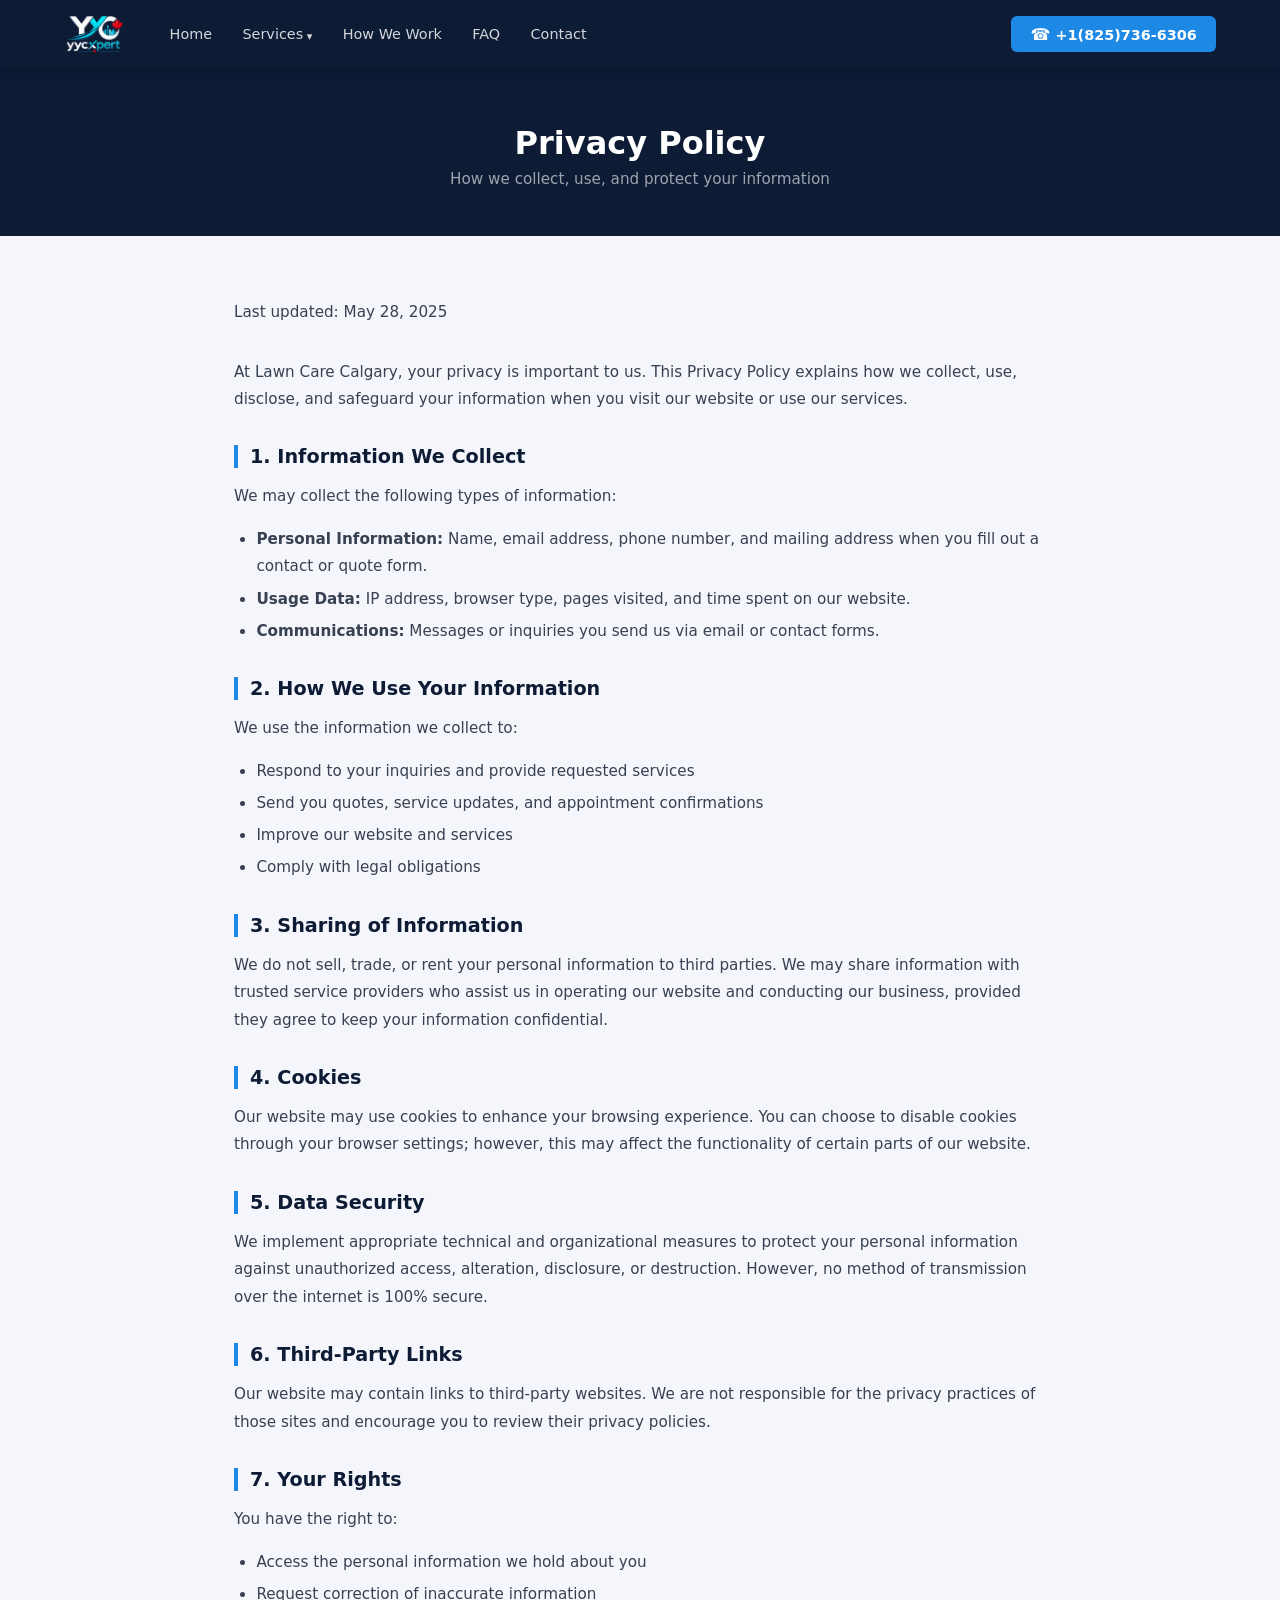
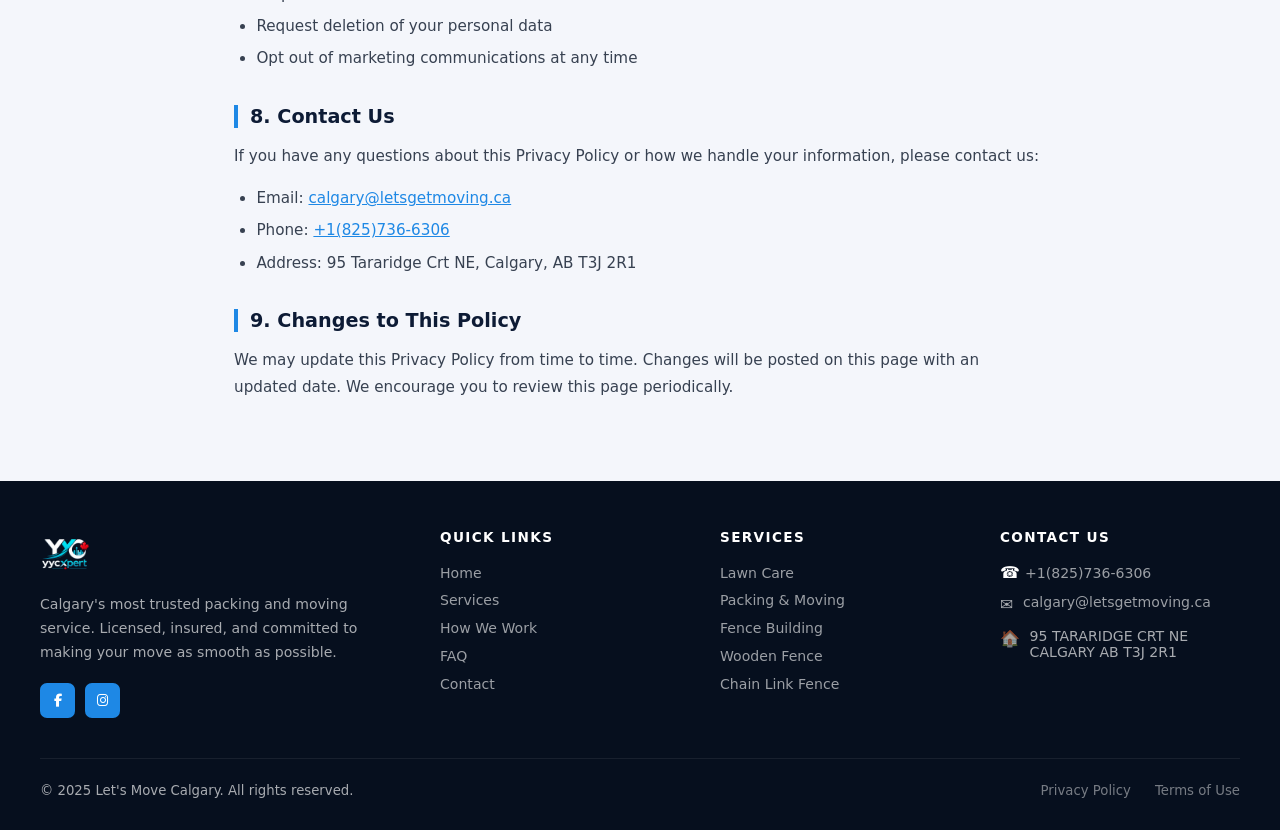
<file: privacy.html>
<!DOCTYPE html>
<html lang="en">
<head>
  <meta charset="UTF-8" />
  <meta name="viewport" content="width=device-width, initial-scale=1.0" />
  <title>Privacy Policy – Lawn Care Calgary</title>
  <link rel="stylesheet" href="https://cdnjs.cloudflare.com/ajax/libs/font-awesome/6.5.0/css/all.min.css" />
  <style>
    *, *::before, *::after { box-sizing: border-box; }
    body { margin: 0; font-family: Inter, system-ui, sans-serif; background: #f4f6fb; color: #1c2b4a; }

    /* ── HEADER ── */
    .mv-header { background: #0d1b35; position: sticky; top: 0; z-index: 100; box-shadow: 0 2px 12px rgba(0,0,0,0.18); }
    .mv-nav { max-width: 1200px; margin: 0 auto; padding: 0 1.5rem; display: flex; align-items: center; gap: 2rem; height: 68px; }
    .mv-logo { color: #fff; font-size: 1.35rem; font-weight: 800; text-decoration: none; display: inline-flex; align-items: center; gap: 0.5rem; letter-spacing: -0.01em; }
    .mv-logo-icon { font-size: 1.4rem; color: #4ade80; flex-shrink: 0; filter: drop-shadow(0 0 5px rgba(74,222,128,0.7)); line-height: 1; }
    .mv-logo span { color: #4fc3f7; }
    .mv-nav-links { display: flex; list-style: none; margin: 0; padding: 0; gap: 0.2rem; flex: 1; }
    .mv-nav-links a { color: rgba(255,255,255,0.82); text-decoration: none; padding: 0.45rem 0.85rem; border-radius: 6px; font-size: 0.9rem; transition: color 0.2s, background 0.2s; }
    .mv-nav-links a:hover { color: #4fc3f7; }
    .mv-nav-links .dropdown { position: relative; }
    .mv-nav-links .dropdown > a::after { content: ' ▾'; font-size: 0.7rem; }
    .mv-dropdown-menu { display: none; position: absolute; top: 100%; left: 0; background: #0d1b35; border: 1px solid rgba(255,255,255,0.1); border-radius: 8px; min-width: 180px; z-index: 200; box-shadow: 0 8px 24px rgba(0,0,0,0.3); padding: 0.4rem 0; list-style: none; }
    .mv-dropdown-menu a { display: block; padding: 0.55rem 1.2rem; color: rgba(255,255,255,0.8); font-size: 0.88rem; white-space: nowrap; text-decoration: none; }
    .mv-dropdown-menu a:hover { color: #4fc3f7; background: rgba(255,255,255,0.05); }
    .dropdown:hover .mv-dropdown-menu { display: block; }
    .mv-dropdown-menu .subdropdown { position: relative; }
    .mv-dropdown-menu .subdropdown > a::after { content: ' ›'; font-size: 0.85rem; }
    .mv-subdropdown-menu { display: none; position: absolute; top: 0; left: 100%; background: #0d1b35; border: 1px solid rgba(255,255,255,0.1); border-radius: 8px; min-width: 160px; z-index: 201; box-shadow: 0 8px 24px rgba(0,0,0,0.3); padding: 0.4rem 0; list-style: none; }
    .mv-dropdown-menu .subdropdown:hover .mv-subdropdown-menu { display: block; }
    .mv-nav-phone { background: #1e88e5; color: white; padding: 0.55rem 1.2rem; border-radius: 6px; font-weight: 700; text-decoration: none; font-size: 0.9rem; white-space: nowrap; transition: background 0.2s, transform 0.2s; }
    .mv-nav-phone:hover { background: #1565c0; transform: translateY(-1px); }
    .mv-mobile-toggle { display: none; flex-direction: column; gap: 5px; background: none; border: none; cursor: pointer; padding: 4px; }
    .mv-mobile-toggle span { display: block; width: 24px; height: 2px; background: #fff; border-radius: 2px; transition: transform 0.25s, opacity 0.25s; }
    .mv-call-link { display: none; }
    .mv-mobile-toggle.open span:nth-child(1) { transform: translateY(7px) rotate(45deg); }
    .mv-mobile-toggle.open span:nth-child(2) { opacity: 0; transform: scaleX(0); }
    .mv-mobile-toggle.open span:nth-child(3) { transform: translateY(-7px) rotate(-45deg); }

    /* ── PAGE CONTENT ── */
    .pp-hero { background: #0d1b35; color: #fff; padding: 3.5rem 1.5rem 3rem; text-align: center; }
    .pp-hero h1 { margin: 0 0 0.5rem; font-size: 2rem; font-weight: 800; }
    .pp-hero p { margin: 0; color: rgba(255,255,255,0.6); font-size: 0.95rem; }

    .pp-body { max-width: 860px; margin: 0 auto; padding: 3rem 1.5rem 4rem; }
    .pp-body h2 { font-size: 1.2rem; font-weight: 700; color: #0d1b35; margin: 2rem 0 0.6rem; border-left: 4px solid #1e88e5; padding-left: 0.75rem; }
    .pp-body p, .pp-body li { font-size: 0.95rem; line-height: 1.8; color: #374151; }
    .pp-body ul { padding-left: 1.4rem; margin: 0.5rem 0 1rem; }
    .pp-body ul li { margin-bottom: 0.3rem; }
    .pp-body a { color: #1e88e5; }
    .pp-updated { font-size: 0.85rem; color: #9ca3af; margin-bottom: 2rem; }

    /* ── FOOTER ── */
    .mv-footer { background: #060f1e; color: rgba(255,255,255,0.65); padding: 3rem 1.5rem 2rem; }
    .mv-footer-in { max-width: 1200px; margin: 0 auto; }
    .mv-footer-grid { display: grid; grid-template-columns: 1.5fr 1fr 1fr 1fr; gap: 2.5rem; padding-bottom: 2.5rem; border-bottom: 1px solid rgba(255,255,255,0.07); }
    .mv-footer-brand .mv-logo { display: inline-flex; margin-bottom: 0.9rem; }
    .mv-footer-brand p { font-size: 0.88rem; line-height: 1.7; margin: 0 0 1.1rem; }
    .mv-social { display: flex; gap: 0.65rem; }
    .mv-social a { width: 35px; height: 35px; border-radius: 7px; background: #1e88e5; display: flex; align-items: center; justify-content: center; color: white; text-decoration: none; font-size: 0.82rem; font-weight: 700; transition: background 0.2s, color 0.2s; }
    .mv-social a:hover { background: #1565c0; }
    .mv-fc h4 { color: #fff; font-size: 0.85rem; font-weight: 700; text-transform: uppercase; letter-spacing: 0.1em; margin: 0 0 1.1rem; }
    .mv-fc ul { list-style: none; padding: 0; margin: 0; display: flex; flex-direction: column; gap: 0.55rem; }
    .mv-fc ul a { color: rgba(255,255,255,0.6); text-decoration: none; font-size: 0.88rem; transition: color 0.2s; }
    .mv-fc ul a:hover { color: #4fc3f7; }
    .mv-ci { display: flex; align-items: flex-start; gap: 0.6rem; margin-bottom: 0.75rem; font-size: 0.88rem; }
    .mv-ci a { color: rgba(255,255,255,0.6); text-decoration: none; }
    .mv-ci a:hover { color: #4fc3f7; }
    .ci { font-size: 1rem; line-height: 1.4; flex-shrink: 0; }
    .mv-footer-bot { padding-top: 1.5rem; display: flex; justify-content: space-between; align-items: center; flex-wrap: wrap; gap: 1rem; }
    .mv-footer-bot p { margin: 0; font-size: 0.83rem; }
    .mv-footer-bot-links { display: flex; gap: 1.5rem; }
    .mv-footer-bot-links a { color: rgba(255,255,255,0.45); text-decoration: none; font-size: 0.83rem; transition: color 0.2s; }
    .mv-footer-bot-links a:hover { color: #4fc3f7; }

    @media (max-width: 1024px) { .mv-footer-grid { grid-template-columns: 1fr 1fr; } }
    @media (max-width: 720px) {
      .mv-nav-links { display: none; }
      .mv-nav-links.open { display: flex; flex-direction: column; position: fixed; top: 68px; left: 0; right: 0; background: #0d1b35; padding: 1rem 1.5rem 1.5rem; z-index: 99; border-top: 1px solid rgba(255,255,255,0.07); }
      .mv-nav-links.open li { padding: 0.2rem 0; }
      .mv-nav-phone { display: none; }
      .mv-nav-links.open .mv-dropdown-menu { position: static; box-shadow: none; border: none; border-left: 2px solid rgba(255,255,255,0.15); border-radius: 0; background: transparent; min-width: 0; padding: 0 0 0.3rem 0.8rem; }
      .mv-nav-links.open .dropdown.mob-open .mv-dropdown-menu { display: block; }
      .mv-nav-links.open .mv-subdropdown-menu { position: static; box-shadow: none; border: none; border-left: 2px solid rgba(255,255,255,0.15); border-radius: 0; background: transparent; min-width: 0; padding: 0 0 0.3rem 0.8rem; }
      .mv-nav-links.open .subdropdown.mob-open .mv-subdropdown-menu { display: block; }
      .mv-call-link { display: block; background: #1e88e5; color: #fff !important; text-align: center; padding: 0.75rem !important; border-radius: 8px; font-weight: 700 !important; margin-top: 0.5rem; text-decoration: none; }
      .mv-mobile-toggle { display: flex; }
      .mv-footer-grid { grid-template-columns: 1fr; }
      .mv-footer-bot { flex-direction: column; text-align: center; }
      .pp-hero h1 { font-size: 1.5rem; }
    }
  </style>
</head>
<body>

<!-- ═══ HEADER ═══ -->
<div id="site-header"></div>

<!-- ═══ HERO ═══ -->
<div class="pp-hero">
  <h1>Privacy Policy</h1>
  <p>How we collect, use, and protect your information</p>
</div>

<!-- ═══ CONTENT ═══ -->
<div class="pp-body">
  <p class="pp-updated">Last updated: May 28, 2025</p>

  <p>At Lawn Care Calgary, your privacy is important to us. This Privacy Policy explains how we collect, use, disclose, and safeguard your information when you visit our website or use our services.</p>

  <h2>1. Information We Collect</h2>
  <p>We may collect the following types of information:</p>
  <ul>
    <li><strong>Personal Information:</strong> Name, email address, phone number, and mailing address when you fill out a contact or quote form.</li>
    <li><strong>Usage Data:</strong> IP address, browser type, pages visited, and time spent on our website.</li>
    <li><strong>Communications:</strong> Messages or inquiries you send us via email or contact forms.</li>
  </ul>

  <h2>2. How We Use Your Information</h2>
  <p>We use the information we collect to:</p>
  <ul>
    <li>Respond to your inquiries and provide requested services</li>
    <li>Send you quotes, service updates, and appointment confirmations</li>
    <li>Improve our website and services</li>
    <li>Comply with legal obligations</li>
  </ul>

  <h2>3. Sharing of Information</h2>
  <p>We do not sell, trade, or rent your personal information to third parties. We may share information with trusted service providers who assist us in operating our website and conducting our business, provided they agree to keep your information confidential.</p>

  <h2>4. Cookies</h2>
  <p>Our website may use cookies to enhance your browsing experience. You can choose to disable cookies through your browser settings; however, this may affect the functionality of certain parts of our website.</p>

  <h2>5. Data Security</h2>
  <p>We implement appropriate technical and organizational measures to protect your personal information against unauthorized access, alteration, disclosure, or destruction. However, no method of transmission over the internet is 100% secure.</p>

  <h2>6. Third-Party Links</h2>
  <p>Our website may contain links to third-party websites. We are not responsible for the privacy practices of those sites and encourage you to review their privacy policies.</p>

  <h2>7. Your Rights</h2>
  <p>You have the right to:</p>
  <ul>
    <li>Access the personal information we hold about you</li>
    <li>Request correction of inaccurate information</li>
    <li>Request deletion of your personal data</li>
    <li>Opt out of marketing communications at any time</li>
  </ul>

  <h2>8. Contact Us</h2>
  <p>If you have any questions about this Privacy Policy or how we handle your information, please contact us:</p>
  <ul>
    <li>Email: <a href="mailto:calgary@letsgetmoving.ca">calgary@letsgetmoving.ca</a></li>
    <li>Phone: <a href="tel:18257366306">+1(825)736-6306</a></li>
    <li>Address: 95 Tararidge Crt NE, Calgary, AB T3J 2R1</li>
  </ul>

  <h2>9. Changes to This Policy</h2>
  <p>We may update this Privacy Policy from time to time. Changes will be posted on this page with an updated date. We encourage you to review this page periodically.</p>
</div>

<!-- ═══ FOOTER ═══ -->
<div id="site-footer"></div>

<script>
</script>

<script src="//code.tidio.co/pbj18ed9woaajv4pjnjnasotkuph0y5t.js" async></script>
<script src="components/loader.js"></script>
</body>
</html>
</file>
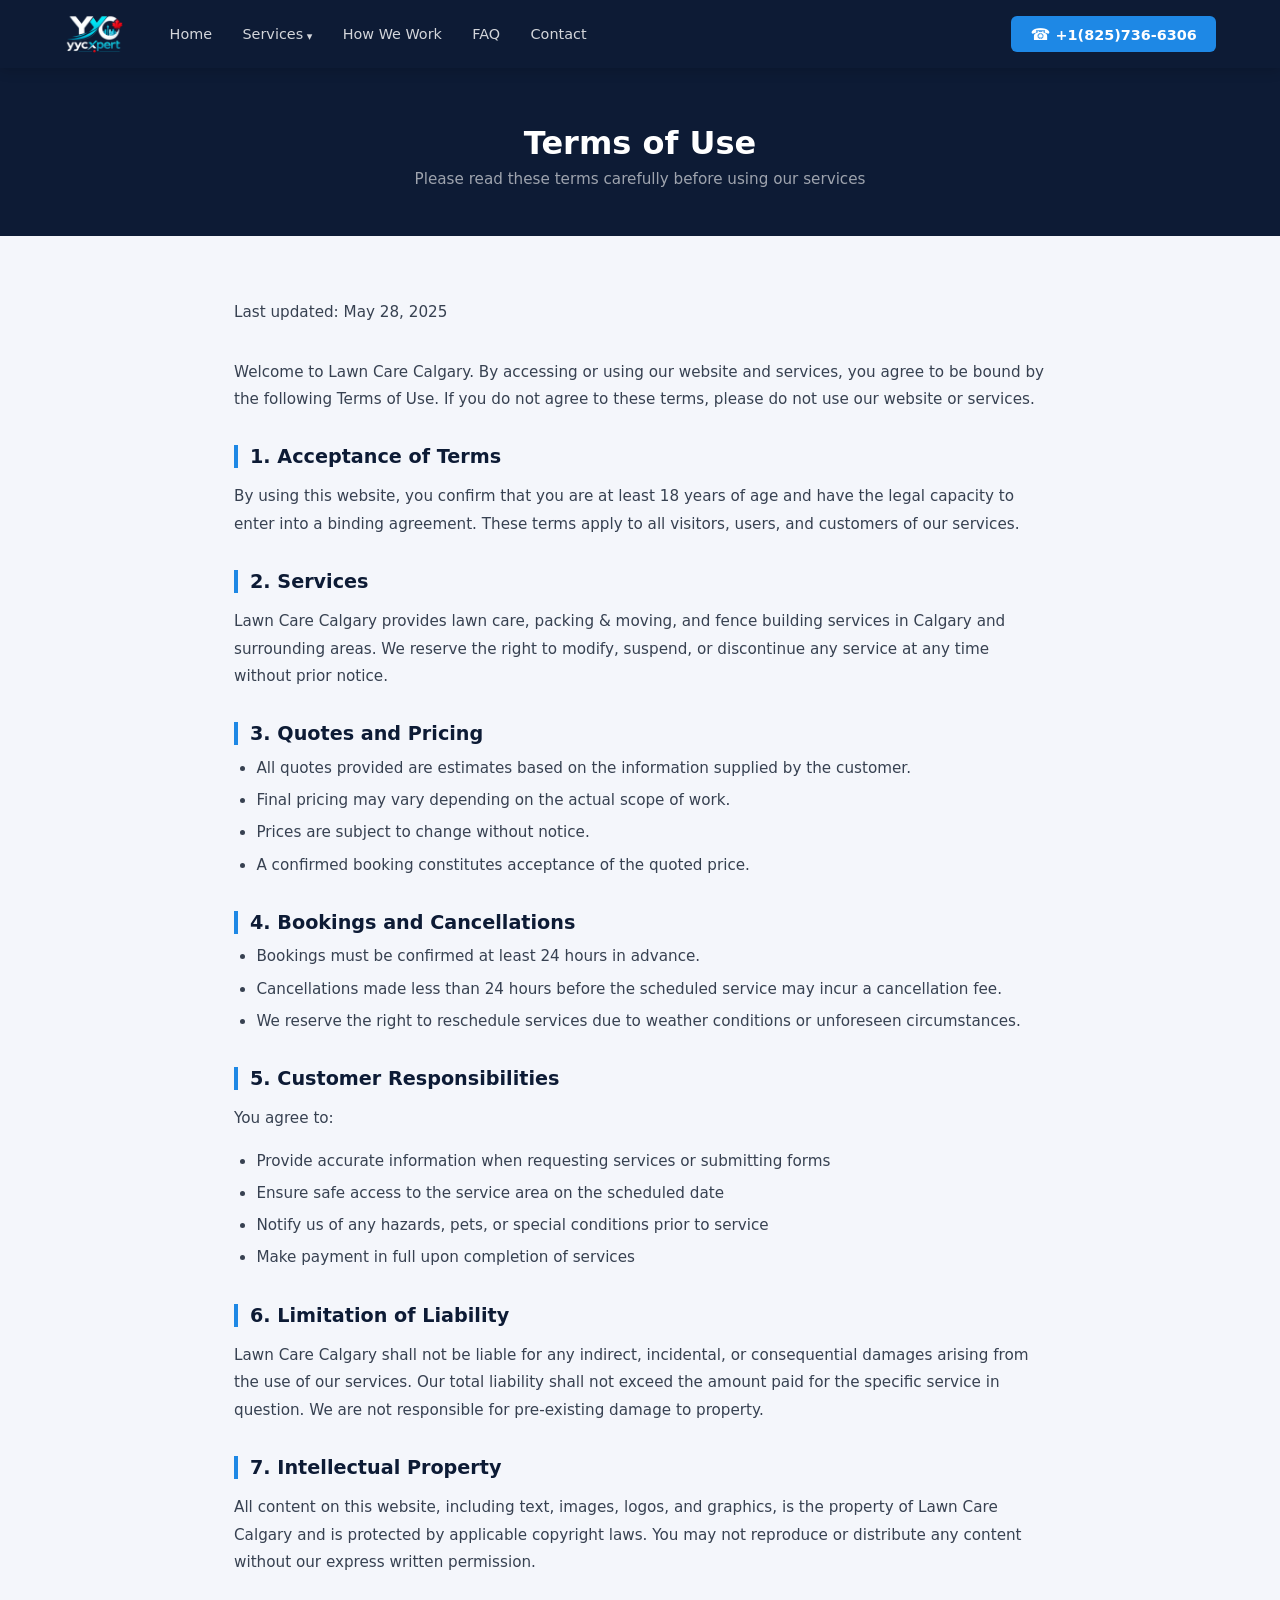
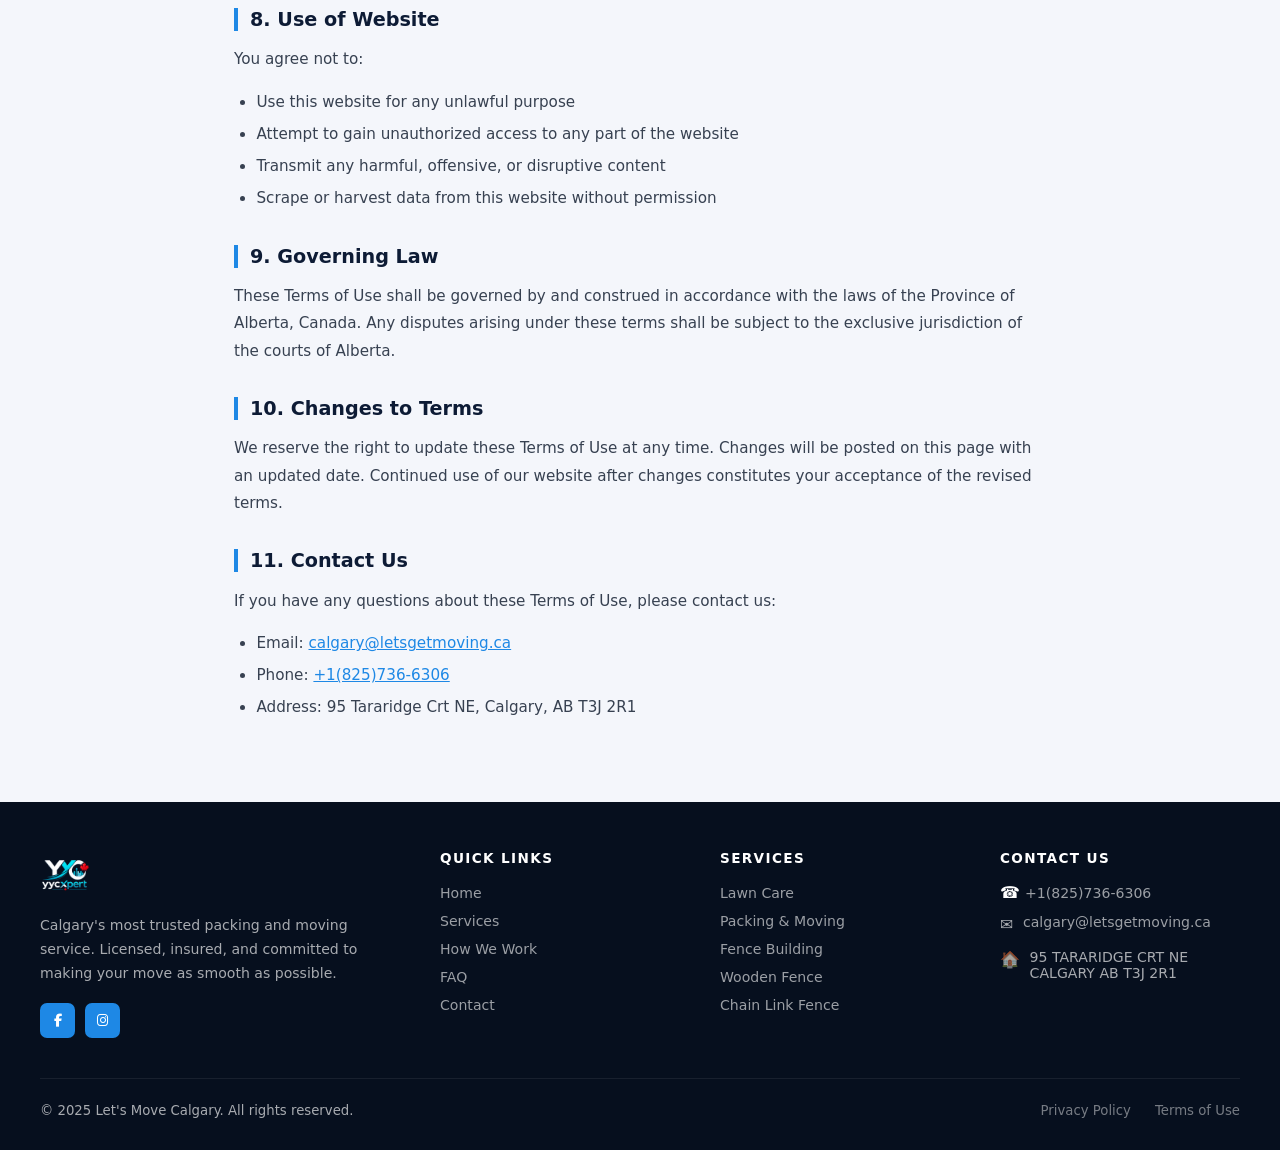
<file: terms.html>
<!DOCTYPE html>
<html lang="en">
<head>
  <meta charset="UTF-8" />
  <meta name="viewport" content="width=device-width, initial-scale=1.0" />
  <title>Terms of Use – Lawn Care Calgary</title>
  <link rel="stylesheet" href="https://cdnjs.cloudflare.com/ajax/libs/font-awesome/6.5.0/css/all.min.css" />
  <style>
    *, *::before, *::after { box-sizing: border-box; }
    body { margin: 0; font-family: Inter, system-ui, sans-serif; background: #f4f6fb; color: #1c2b4a; }

    /* ── HEADER ── */
    .mv-header { background: #0d1b35; position: sticky; top: 0; z-index: 100; box-shadow: 0 2px 12px rgba(0,0,0,0.18); }
    .mv-nav { max-width: 1200px; margin: 0 auto; padding: 0 1.5rem; display: flex; align-items: center; gap: 2rem; height: 68px; }
    .mv-logo { color: #fff; font-size: 1.35rem; font-weight: 800; text-decoration: none; display: inline-flex; align-items: center; gap: 0.5rem; letter-spacing: -0.01em; }
    .mv-logo-icon { font-size: 1.4rem; color: #4ade80; flex-shrink: 0; filter: drop-shadow(0 0 5px rgba(74,222,128,0.7)); line-height: 1; }
    .mv-nav-links { display: flex; list-style: none; margin: 0; padding: 0; gap: 0.2rem; flex: 1; }
    .mv-nav-links a { color: rgba(255,255,255,0.82); text-decoration: none; padding: 0.45rem 0.85rem; border-radius: 6px; font-size: 0.9rem; transition: color 0.2s, background 0.2s; }
    .mv-nav-links a:hover { color: #4fc3f7; }
    .mv-nav-links .dropdown { position: relative; }
    .mv-nav-links .dropdown > a::after { content: ' ▾'; font-size: 0.7rem; }
    .mv-dropdown-menu { display: none; position: absolute; top: 100%; left: 0; background: #0d1b35; border: 1px solid rgba(255,255,255,0.1); border-radius: 8px; min-width: 180px; z-index: 200; box-shadow: 0 8px 24px rgba(0,0,0,0.3); padding: 0.4rem 0; list-style: none; }
    .mv-dropdown-menu a { display: block; padding: 0.55rem 1.2rem; color: rgba(255,255,255,0.8); font-size: 0.88rem; white-space: nowrap; text-decoration: none; }
    .mv-dropdown-menu a:hover { color: #4fc3f7; background: rgba(255,255,255,0.05); }
    .dropdown:hover .mv-dropdown-menu { display: block; }
    .mv-dropdown-menu .subdropdown { position: relative; }
    .mv-dropdown-menu .subdropdown > a::after { content: ' ›'; font-size: 0.85rem; }
    .mv-subdropdown-menu { display: none; position: absolute; top: 0; left: 100%; background: #0d1b35; border: 1px solid rgba(255,255,255,0.1); border-radius: 8px; min-width: 160px; z-index: 201; box-shadow: 0 8px 24px rgba(0,0,0,0.3); padding: 0.4rem 0; list-style: none; }
    .mv-dropdown-menu .subdropdown:hover .mv-subdropdown-menu { display: block; }
    .mv-nav-phone { background: #1e88e5; color: white; padding: 0.55rem 1.2rem; border-radius: 6px; font-weight: 700; text-decoration: none; font-size: 0.9rem; white-space: nowrap; transition: background 0.2s, transform 0.2s; }
    .mv-nav-phone:hover { background: #1565c0; transform: translateY(-1px); }
    .mv-mobile-toggle { display: none; flex-direction: column; gap: 5px; background: none; border: none; cursor: pointer; padding: 4px; }
    .mv-mobile-toggle span { display: block; width: 24px; height: 2px; background: #fff; border-radius: 2px; transition: transform 0.25s, opacity 0.25s; }
    .mv-call-link { display: none; }
    .mv-mobile-toggle.open span:nth-child(1) { transform: translateY(7px) rotate(45deg); }
    .mv-mobile-toggle.open span:nth-child(2) { opacity: 0; transform: scaleX(0); }
    .mv-mobile-toggle.open span:nth-child(3) { transform: translateY(-7px) rotate(-45deg); }

    /* ── PAGE CONTENT ── */
    .pp-hero { background: #0d1b35; color: #fff; padding: 3.5rem 1.5rem 3rem; text-align: center; }
    .pp-hero h1 { margin: 0 0 0.5rem; font-size: 2rem; font-weight: 800; }
    .pp-hero p { margin: 0; color: rgba(255,255,255,0.6); font-size: 0.95rem; }

    .pp-body { max-width: 860px; margin: 0 auto; padding: 3rem 1.5rem 4rem; }
    .pp-body h2 { font-size: 1.2rem; font-weight: 700; color: #0d1b35; margin: 2rem 0 0.6rem; border-left: 4px solid #1e88e5; padding-left: 0.75rem; }
    .pp-body p, .pp-body li { font-size: 0.95rem; line-height: 1.8; color: #374151; }
    .pp-body ul { padding-left: 1.4rem; margin: 0.5rem 0 1rem; }
    .pp-body ul li { margin-bottom: 0.3rem; }
    .pp-body a { color: #1e88e5; }
    .pp-updated { font-size: 0.85rem; color: #9ca3af; margin-bottom: 2rem; }

    /* ── FOOTER ── */
    .mv-footer { background: #060f1e; color: rgba(255,255,255,0.65); padding: 3rem 1.5rem 2rem; }
    .mv-footer-in { max-width: 1200px; margin: 0 auto; }
    .mv-footer-grid { display: grid; grid-template-columns: 1.5fr 1fr 1fr 1fr; gap: 2.5rem; padding-bottom: 2.5rem; border-bottom: 1px solid rgba(255,255,255,0.07); }
    .mv-footer-brand .mv-logo { display: inline-flex; margin-bottom: 0.9rem; }
    .mv-footer-brand p { font-size: 0.88rem; line-height: 1.7; margin: 0 0 1.1rem; }
    .mv-social { display: flex; gap: 0.65rem; }
    .mv-social a { width: 35px; height: 35px; border-radius: 7px; background: #1e88e5; display: flex; align-items: center; justify-content: center; color: white; text-decoration: none; font-size: 0.82rem; font-weight: 700; transition: background 0.2s, color 0.2s; }
    .mv-social a:hover { background: #1565c0; }
    .mv-fc h4 { color: #fff; font-size: 0.85rem; font-weight: 700; text-transform: uppercase; letter-spacing: 0.1em; margin: 0 0 1.1rem; }
    .mv-fc ul { list-style: none; padding: 0; margin: 0; display: flex; flex-direction: column; gap: 0.55rem; }
    .mv-fc ul a { color: rgba(255,255,255,0.6); text-decoration: none; font-size: 0.88rem; transition: color 0.2s; }
    .mv-fc ul a:hover { color: #4fc3f7; }
    .mv-ci { display: flex; align-items: flex-start; gap: 0.6rem; margin-bottom: 0.75rem; font-size: 0.88rem; }
    .mv-ci a { color: rgba(255,255,255,0.6); text-decoration: none; }
    .mv-ci a:hover { color: #4fc3f7; }
    .ci { font-size: 1rem; line-height: 1.4; flex-shrink: 0; }
    .mv-footer-bot { padding-top: 1.5rem; display: flex; justify-content: space-between; align-items: center; flex-wrap: wrap; gap: 1rem; }
    .mv-footer-bot p { margin: 0; font-size: 0.83rem; }
    .mv-footer-bot-links { display: flex; gap: 1.5rem; }
    .mv-footer-bot-links a { color: rgba(255,255,255,0.45); text-decoration: none; font-size: 0.83rem; transition: color 0.2s; }
    .mv-footer-bot-links a:hover { color: #4fc3f7; }

    @media (max-width: 1024px) { .mv-footer-grid { grid-template-columns: 1fr 1fr; } }
    @media (max-width: 720px) {
      .mv-nav-links { display: none; }
      .mv-nav-links.open { display: flex; flex-direction: column; position: fixed; top: 68px; left: 0; right: 0; background: #0d1b35; padding: 1rem 1.5rem 1.5rem; z-index: 99; border-top: 1px solid rgba(255,255,255,0.07); }
      .mv-nav-links.open li { padding: 0.2rem 0; }
      .mv-nav-phone { display: none; }
      .mv-nav-links.open .mv-dropdown-menu { position: static; box-shadow: none; border: none; border-left: 2px solid rgba(255,255,255,0.15); border-radius: 0; background: transparent; min-width: 0; padding: 0 0 0.3rem 0.8rem; }
      .mv-nav-links.open .dropdown.mob-open .mv-dropdown-menu { display: block; }
      .mv-nav-links.open .mv-subdropdown-menu { position: static; box-shadow: none; border: none; border-left: 2px solid rgba(255,255,255,0.15); border-radius: 0; background: transparent; min-width: 0; padding: 0 0 0.3rem 0.8rem; }
      .mv-nav-links.open .subdropdown.mob-open .mv-subdropdown-menu { display: block; }
      .mv-call-link { display: block; background: #1e88e5; color: #fff !important; text-align: center; padding: 0.75rem !important; border-radius: 8px; font-weight: 700 !important; margin-top: 0.5rem; text-decoration: none; }
      .mv-mobile-toggle { display: flex; }
      .mv-footer-grid { grid-template-columns: 1fr; }
      .mv-footer-bot { flex-direction: column; text-align: center; }
      .pp-hero h1 { font-size: 1.5rem; }
    }
  </style>
</head>
<body>

<!-- ═══ HEADER ═══ -->
<div id="site-header"></div>

<!-- ═══ HERO ═══ -->
<div class="pp-hero">
  <h1>Terms of Use</h1>
  <p>Please read these terms carefully before using our services</p>
</div>

<!-- ═══ CONTENT ═══ -->
<div class="pp-body">
  <p class="pp-updated">Last updated: May 28, 2025</p>

  <p>Welcome to Lawn Care Calgary. By accessing or using our website and services, you agree to be bound by the following Terms of Use. If you do not agree to these terms, please do not use our website or services.</p>

  <h2>1. Acceptance of Terms</h2>
  <p>By using this website, you confirm that you are at least 18 years of age and have the legal capacity to enter into a binding agreement. These terms apply to all visitors, users, and customers of our services.</p>

  <h2>2. Services</h2>
  <p>Lawn Care Calgary provides lawn care, packing &amp; moving, and fence building services in Calgary and surrounding areas. We reserve the right to modify, suspend, or discontinue any service at any time without prior notice.</p>

  <h2>3. Quotes and Pricing</h2>
  <ul>
    <li>All quotes provided are estimates based on the information supplied by the customer.</li>
    <li>Final pricing may vary depending on the actual scope of work.</li>
    <li>Prices are subject to change without notice.</li>
    <li>A confirmed booking constitutes acceptance of the quoted price.</li>
  </ul>

  <h2>4. Bookings and Cancellations</h2>
  <ul>
    <li>Bookings must be confirmed at least 24 hours in advance.</li>
    <li>Cancellations made less than 24 hours before the scheduled service may incur a cancellation fee.</li>
    <li>We reserve the right to reschedule services due to weather conditions or unforeseen circumstances.</li>
  </ul>

  <h2>5. Customer Responsibilities</h2>
  <p>You agree to:</p>
  <ul>
    <li>Provide accurate information when requesting services or submitting forms</li>
    <li>Ensure safe access to the service area on the scheduled date</li>
    <li>Notify us of any hazards, pets, or special conditions prior to service</li>
    <li>Make payment in full upon completion of services</li>
  </ul>

  <h2>6. Limitation of Liability</h2>
  <p>Lawn Care Calgary shall not be liable for any indirect, incidental, or consequential damages arising from the use of our services. Our total liability shall not exceed the amount paid for the specific service in question. We are not responsible for pre-existing damage to property.</p>

  <h2>7. Intellectual Property</h2>
  <p>All content on this website, including text, images, logos, and graphics, is the property of Lawn Care Calgary and is protected by applicable copyright laws. You may not reproduce or distribute any content without our express written permission.</p>

  <h2>8. Use of Website</h2>
  <p>You agree not to:</p>
  <ul>
    <li>Use this website for any unlawful purpose</li>
    <li>Attempt to gain unauthorized access to any part of the website</li>
    <li>Transmit any harmful, offensive, or disruptive content</li>
    <li>Scrape or harvest data from this website without permission</li>
  </ul>

  <h2>9. Governing Law</h2>
  <p>These Terms of Use shall be governed by and construed in accordance with the laws of the Province of Alberta, Canada. Any disputes arising under these terms shall be subject to the exclusive jurisdiction of the courts of Alberta.</p>

  <h2>10. Changes to Terms</h2>
  <p>We reserve the right to update these Terms of Use at any time. Changes will be posted on this page with an updated date. Continued use of our website after changes constitutes your acceptance of the revised terms.</p>

  <h2>11. Contact Us</h2>
  <p>If you have any questions about these Terms of Use, please contact us:</p>
  <ul>
    <li>Email: <a href="mailto:calgary@letsgetmoving.ca">calgary@letsgetmoving.ca</a></li>
    <li>Phone: <a href="tel:18257366306">+1(825)736-6306</a></li>
    <li>Address: 95 Tararidge Crt NE, Calgary, AB T3J 2R1</li>
  </ul>
</div>

<!-- ═══ FOOTER ═══ -->
<div id="site-footer"></div>

<script>
</script>

<script src="//code.tidio.co/pbj18ed9woaajv4pjnjnasotkuph0y5t.js" async></script>
<script src="components/loader.js"></script>
</body>
</html>
</file>
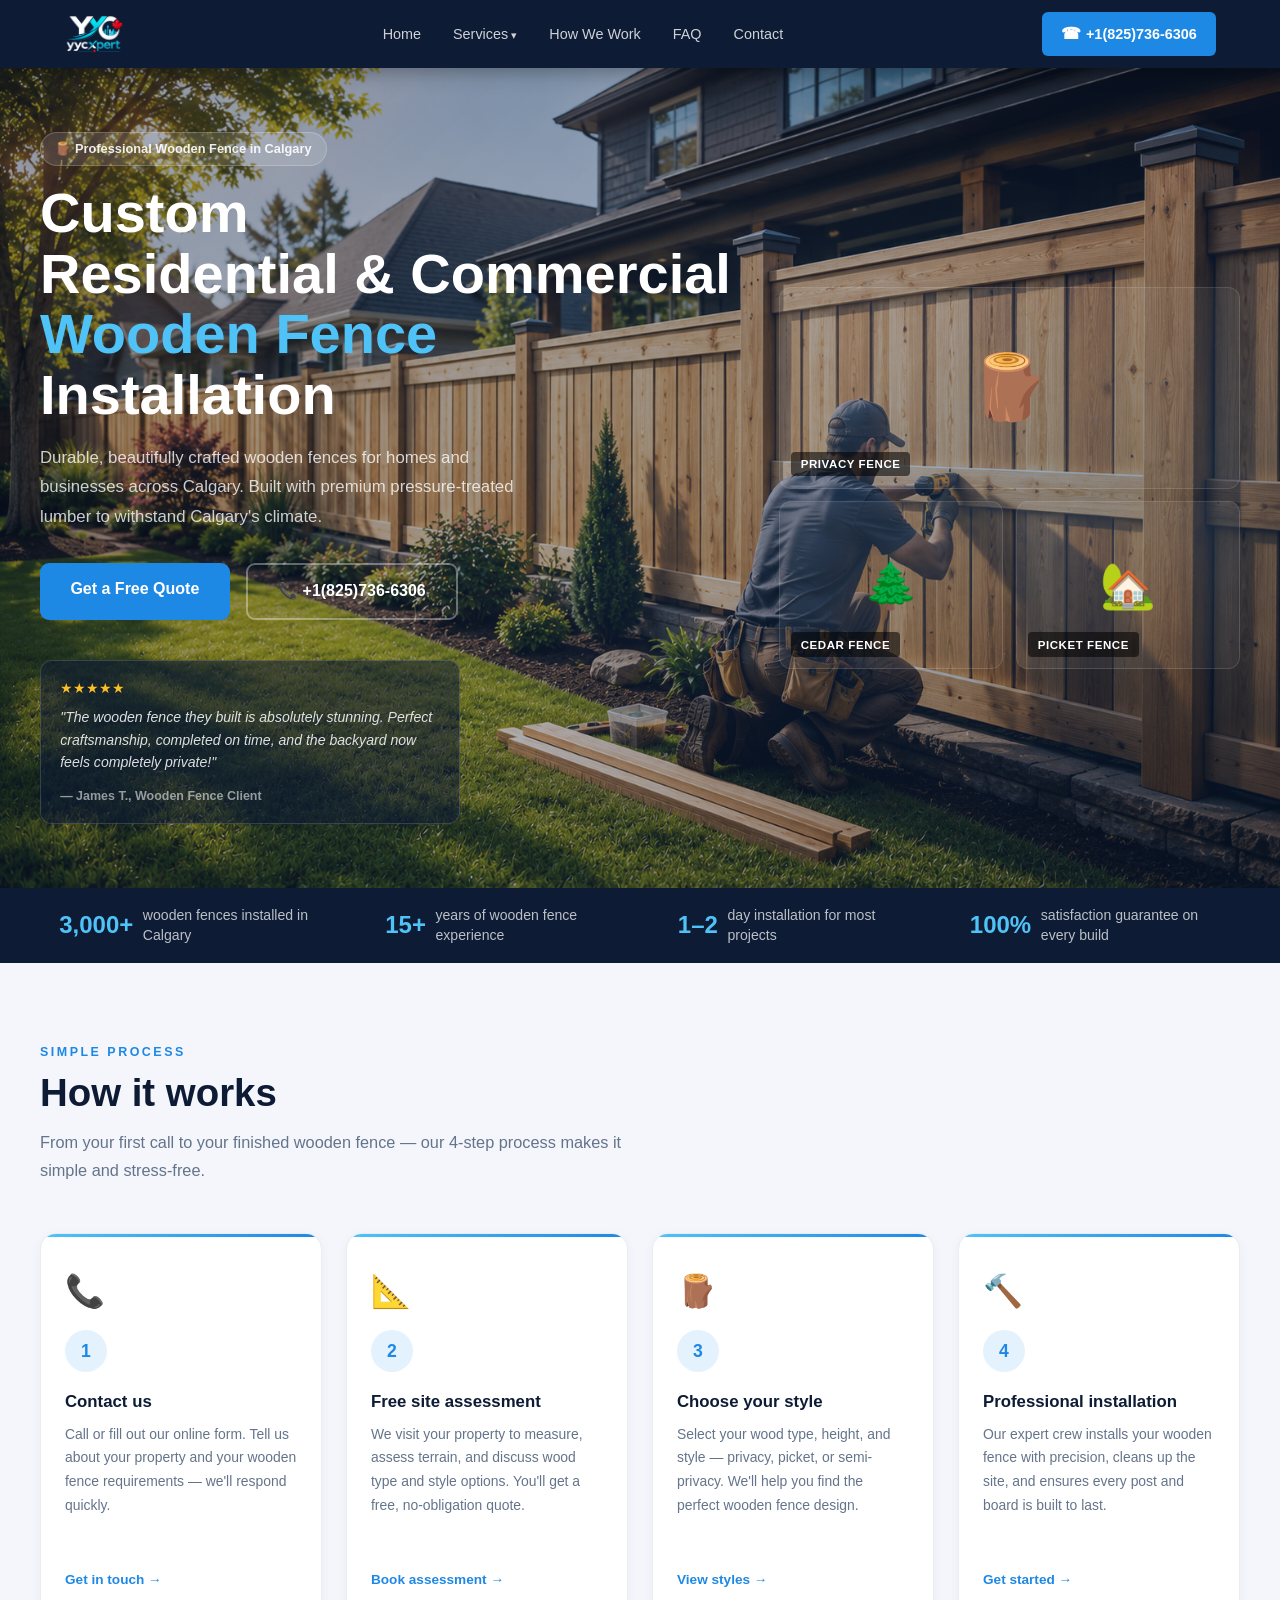
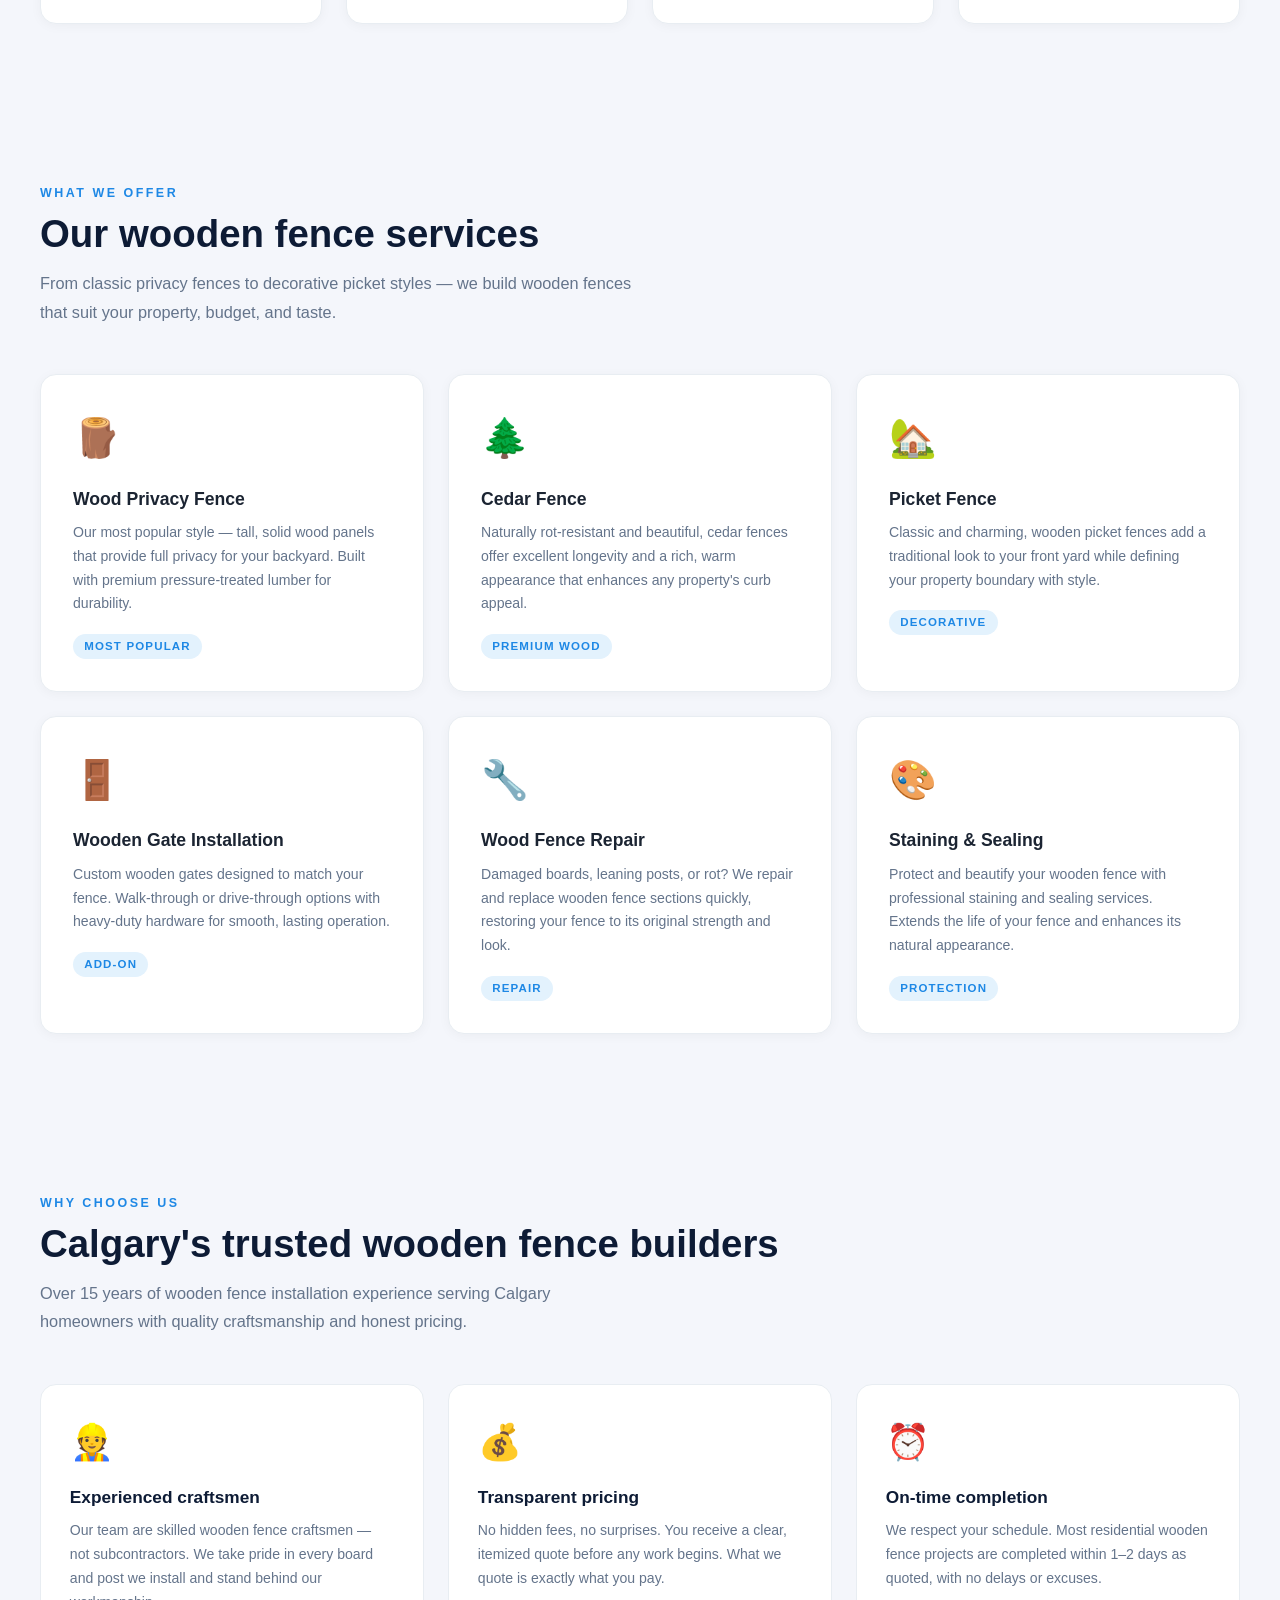
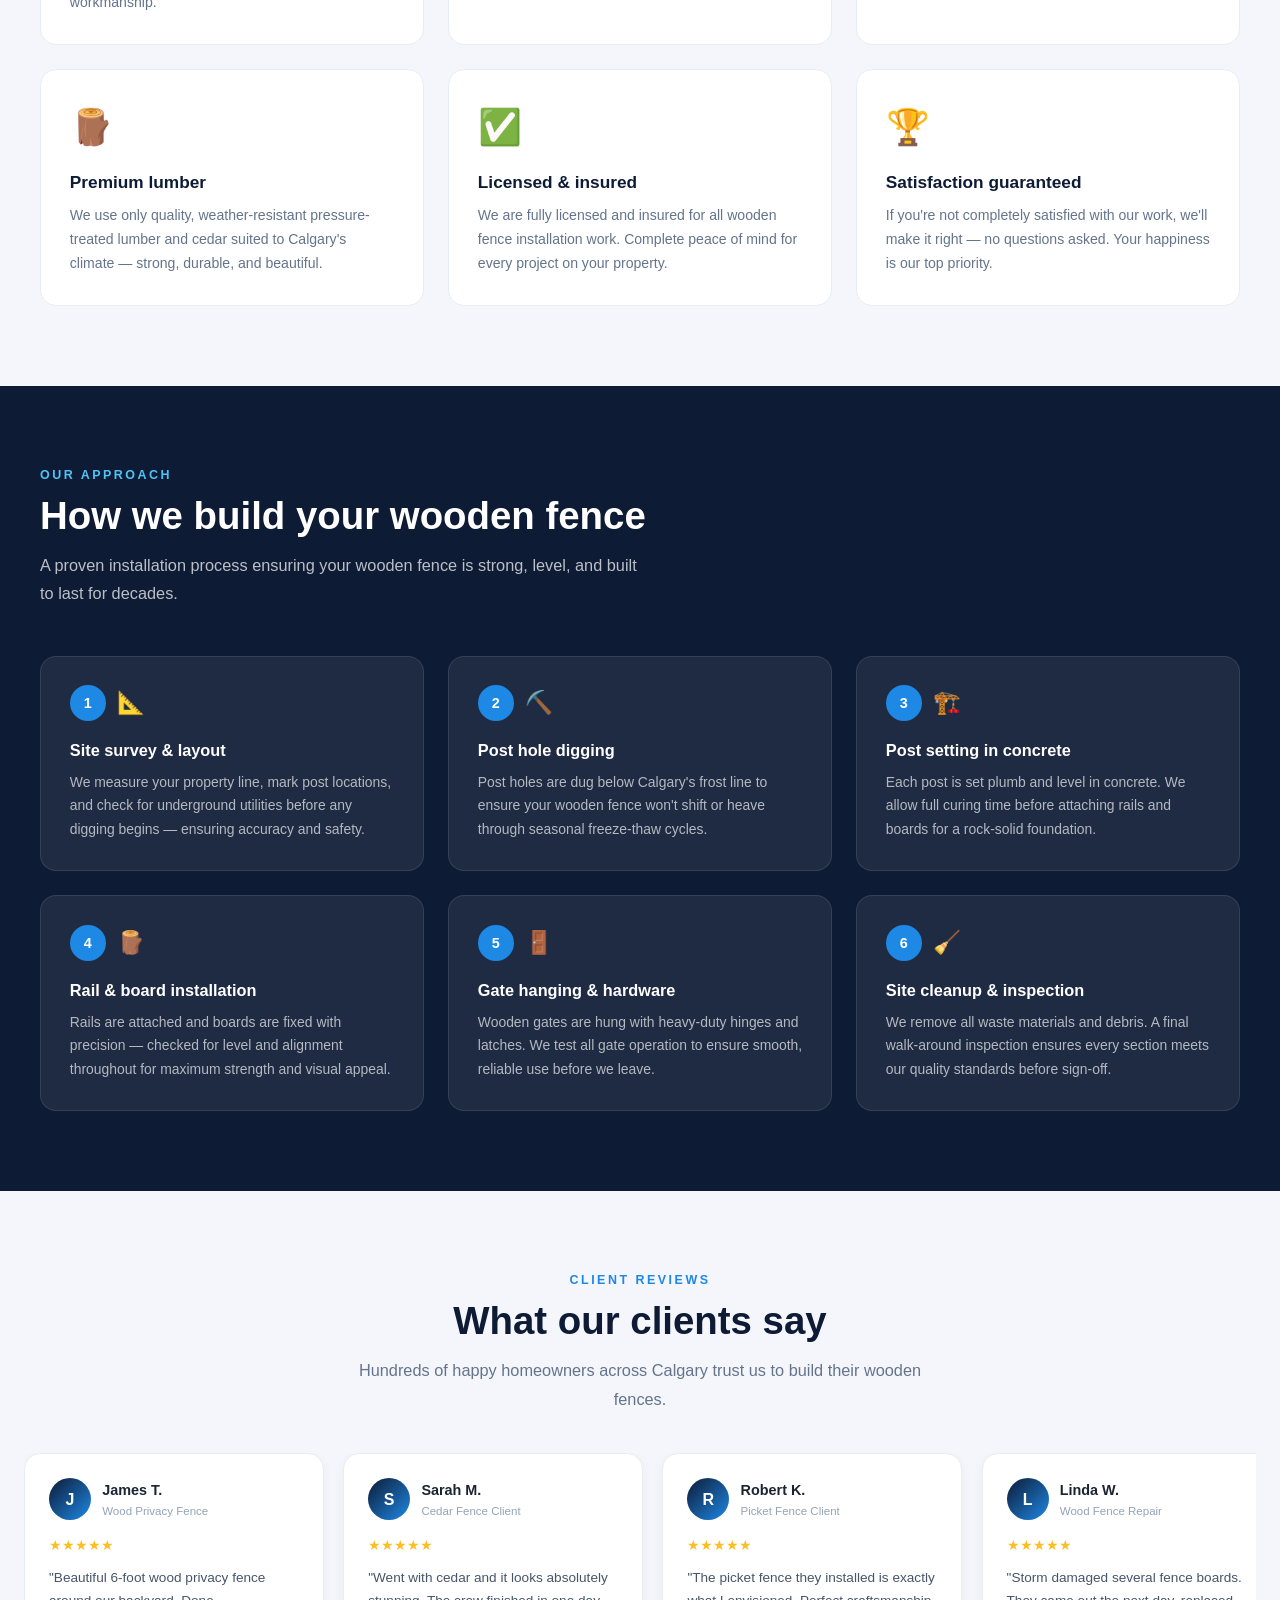
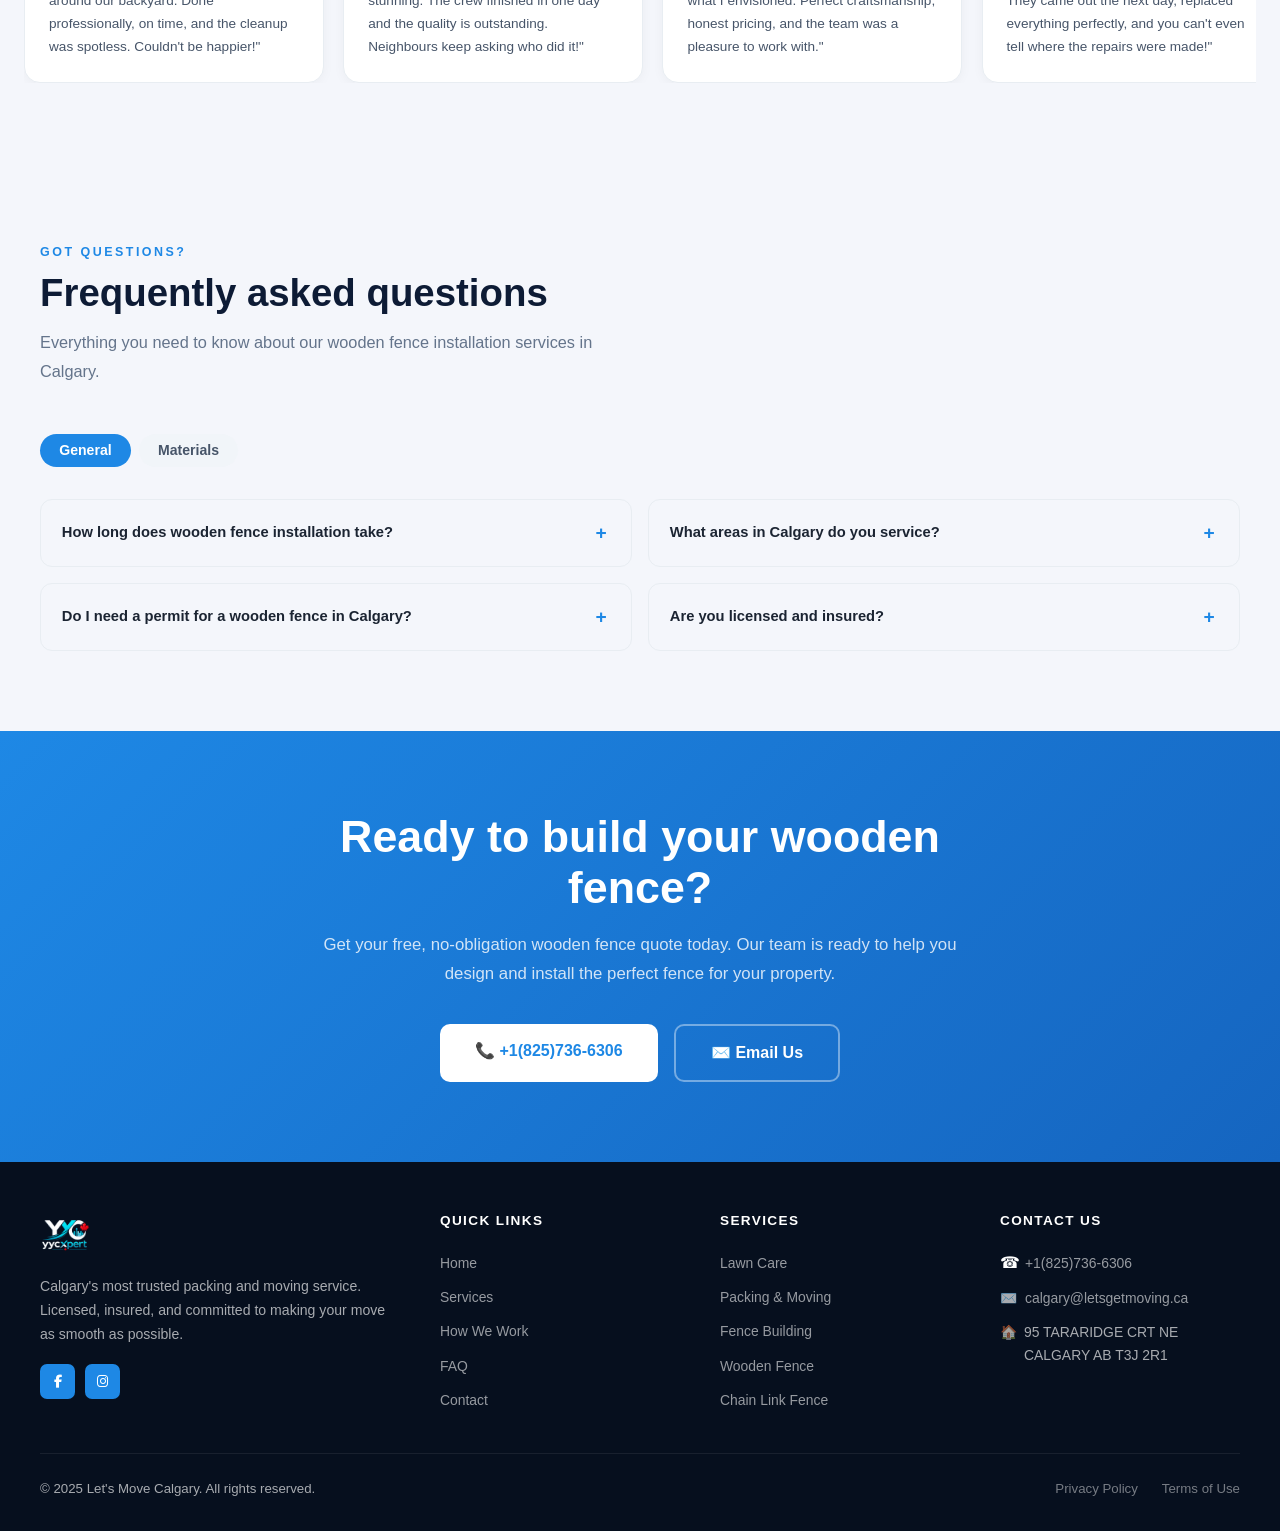
<file: wooden-fence.html>
<!DOCTYPE html>
<html lang="en">
<head>
  <meta charset="UTF-8" />
  <meta name="viewport" content="width=device-width, initial-scale=1.0" />
  <title>Wooden Fence Installation in Calgary | Lawn care</title>
  <link rel="stylesheet" href="https://cdnjs.cloudflare.com/ajax/libs/font-awesome/6.5.0/css/all.min.css" />
  <style>
    *, *::before, *::after { box-sizing: border-box; margin: 0; padding: 0; }
    html { scroll-behavior: smooth; }
    body {
      font-family: Inter, -apple-system, BlinkMacSystemFont, 'Segoe UI', sans-serif;
      color: #1c2b4a;
      background: #f4f6fb;
      line-height: 1.6;
    }

    /* ── NAV ── */
    .mv-header { background: #0d1b35; position: sticky; top: 0; z-index: 100; box-shadow: 0 2px 20px rgba(0,0,0,0.35); }
    .mv-nav { max-width: 1200px; margin: 0 auto; padding: 0 1.5rem; display: flex; align-items: center; justify-content: space-between; height: 68px; gap: 1rem; }
    .mv-logo { color: #fff; font-size: 1.35rem; font-weight: 800; text-decoration: none; display: inline-flex; align-items: center; gap: 0.5rem; letter-spacing: -0.01em; }
    .mv-logo-icon { font-size: 1.4rem; color: #4ade80; flex-shrink: 0; filter: drop-shadow(0 0 5px rgba(74,222,128,0.7)); line-height: 1; }
    .mv-logo span { color: #4fc3f7; }
    .mv-nav-links { display: flex; gap: 0; list-style: none; margin: 0; padding: 0; }
    .mv-nav-links a { color: rgba(255,255,255,0.8); text-decoration: none; padding: 0.55rem 1rem; font-size: 0.9rem; font-weight: 500; transition: color 0.2s; }
    .mv-nav-links a:hover { color: #4fc3f7; }
    .mv-nav-phone { background: #1e88e5; color: white; padding: 0.55rem 1.2rem; border-radius: 6px; font-weight: 700; text-decoration: none; font-size: 0.9rem; white-space: nowrap; transition: background 0.2s, transform 0.2s; }
    .mv-nav-phone:hover { background: #1565c0; transform: translateY(-1px); }
    .mv-mobile-toggle { display: none; flex-direction: column; gap: 5px; background: none; border: none; cursor: pointer; padding: 6px; }
    .mv-mobile-toggle span { display: block; width: 24px; height: 2px; background: white; border-radius: 2px; transition: transform 0.25s, opacity 0.25s; }
    .mv-call-link { display: none; }
    .mv-mobile-toggle.open span:nth-child(1) { transform: translateY(7px) rotate(45deg); }
    .mv-mobile-toggle.open span:nth-child(2) { opacity: 0; transform: scaleX(0); }
    .mv-mobile-toggle.open span:nth-child(3) { transform: translateY(-7px) rotate(-45deg); }
    .mv-nav-links .dropdown { position: relative; }
    .mv-nav-links .dropdown > a::after { content: ' ▾'; font-size: 0.7rem; }
    .mv-dropdown-menu { display: none; position: absolute; top: 100%; left: 0; background: #0d1b35; border: 1px solid rgba(255,255,255,0.1); border-radius: 8px; min-width: 180px; z-index: 200; box-shadow: 0 8px 24px rgba(0,0,0,0.3); padding: 0.4rem 0; list-style: none; }
    .mv-dropdown-menu a { display: block; padding: 0.55rem 1.2rem; color: rgba(255,255,255,0.8); font-size: 0.88rem; white-space: nowrap; text-decoration: none; }
    .mv-dropdown-menu a:hover { color: #4fc3f7; background: rgba(255,255,255,0.05); }
    .dropdown:hover .mv-dropdown-menu { display: block; }
    .mv-dropdown-menu .subdropdown { position: relative; }
    .mv-dropdown-menu .subdropdown > a::after { content: ' ›'; font-size: 0.85rem; }
    .mv-subdropdown-menu { display: none; position: absolute; top: 0; left: 100%; background: #0d1b35; border: 1px solid rgba(255,255,255,0.1); border-radius: 8px; min-width: 160px; z-index: 201; box-shadow: 0 8px 24px rgba(0,0,0,0.3); padding: 0.4rem 0; list-style: none; }
    .mv-dropdown-menu .subdropdown:hover .mv-subdropdown-menu { display: block; }

    /* HERO */
    .lc-hero {
      background: linear-gradient(135deg, rgba(13,27,53,0.45) 0%, rgba(26,47,90,0.35) 55%, rgba(10,32,64,0.50) 100%), url('assets/images/hero/fence-building.png') center/cover no-repeat;
      min-height: 560px; display: flex; align-items: center; position: relative; overflow: hidden; padding: 4rem 1.5rem;
    }
    .lc-hero::after { content: ''; position: absolute; inset: 0; background: radial-gradient(ellipse at 80% 50%, rgba(30,136,229,0.12) 0%, transparent 60%); pointer-events: none; }
    .lc-hero-inner { max-width: 1200px; margin: 0 auto; width: 100%; display: grid; grid-template-columns: 1fr 1fr; gap: 3rem; align-items: center; position: relative; z-index: 1; }
    .lc-hero-badge { display: inline-flex; align-items: center; gap: 0.5rem; background: rgba(255,255,255,0.12); border: 1px solid rgba(255,255,255,0.2); border-radius: 50px; padding: 0.35rem 0.9rem; color: rgba(255,255,255,0.9); font-size: 0.8rem; font-weight: 600; margin-bottom: 1.1rem; }
    .lc-hero h1 { font-size: clamp(2rem, 4.5vw, 3.5rem); font-weight: 900; color: #fff; line-height: 1.08; margin-bottom: 1.1rem; }
    .lc-hero h1 em { font-style: normal; color: #4fc3f7; }
    .lc-hero-sub { color: rgba(255,255,255,0.78); font-size: 1.05rem; line-height: 1.75; max-width: 500px; margin-bottom: 2rem; }
    .lc-hero-actions { display: flex; gap: 1rem; flex-wrap: wrap; margin-bottom: 2.5rem; }
    .lc-btn-hero { background: #1e88e5; color: #fff; padding: 0.85rem 1.9rem; border-radius: 9px; font-weight: 700; font-size: 1rem; text-decoration: none; transition: background 0.2s, transform 0.2s, box-shadow 0.2s; display: inline-block; }
    .lc-btn-hero:hover { background: #1565c0; transform: translateY(-2px); box-shadow: 0 8px 22px rgba(30,136,229,0.4); }
    .lc-btn-hero-outline { background: transparent; color: #fff; padding: 0.85rem 1.9rem; border-radius: 9px; font-weight: 700; font-size: 1rem; text-decoration: none; border: 2px solid rgba(255,255,255,0.35); transition: border-color 0.2s, background 0.2s; display: inline-block; }
    .lc-btn-hero-outline:hover { border-color: rgba(255,255,255,0.7); background: rgba(255,255,255,0.06); }
    .lc-hero-review { background: rgba(13,27,53,0.55); border: 1px solid rgba(255,255,255,0.15); border-radius: 12px; padding: 1rem 1.2rem; max-width: 420px; }
    .lc-hero-review .stars { color: #fbbf24; font-size: 0.9rem; margin-bottom: 0.4rem; }
    .lc-hero-review p { color: rgba(255,255,255,0.85); font-size: 0.88rem; line-height: 1.6; margin-bottom: 0.5rem; font-style: italic; }
    .lc-hero-review .reviewer { color: rgba(255,255,255,0.55); font-size: 0.78rem; font-weight: 600; }
    .lc-hero-visual { display: grid; grid-template-columns: 1fr 1fr; gap: 0.8rem; }
    .lc-thumb { border-radius: 12px; overflow: hidden; aspect-ratio: 4/3; background: linear-gradient(135deg, rgba(255,255,255,0.08), rgba(255,255,255,0.04)); border: 1px solid rgba(255,255,255,0.12); display: flex; align-items: center; justify-content: center; font-size: 2.8rem; position: relative; transition: transform 0.3s; }
    .lc-thumb:hover { transform: scale(1.03); }
    .lc-thumb:first-child { grid-column: span 2; aspect-ratio: 16/7; font-size: 4rem; }
    .lc-thumb .lt-label { position: absolute; bottom: 0.7rem; left: 0.7rem; background: rgba(0,0,0,0.55); color: #fff; font-size: 0.72rem; font-weight: 700; padding: 0.2rem 0.6rem; border-radius: 4px; text-transform: uppercase; letter-spacing: 0.05em; }

    /* STATS */
    .lc-stats-bar { background: #0d1b35; padding: 1.1rem 1.5rem; }
    .lc-stats-bar-in { max-width: 1200px; margin: 0 auto; display: flex; align-items: center; justify-content: space-around; gap: 1.5rem; flex-wrap: wrap; }
    .lc-stat-item { display: flex; align-items: center; gap: 0.6rem; color: rgba(255,255,255,0.9); }
    .lc-stat-item strong { font-size: 1.5rem; font-weight: 900; color: #4fc3f7; }
    .lc-stat-item span { font-size: 0.88rem; color: rgba(255,255,255,0.72); max-width: 180px; line-height: 1.4; }

    /* SECTIONS */
    .lc-sec { padding: 5rem 1.5rem; }
    .lc-sec-in { max-width: 1200px; margin: 0 auto; }
    .lc-sec-light { background: #f4f6fb; }
    .lc-sec-dark { background: #0d1b35; }
    .lc-sec-blue { background: linear-gradient(135deg, #1e88e5, #1565c0); }
    .lc-label { color: #1e88e5; font-size: 0.78rem; font-weight: 700; letter-spacing: 0.2em; text-transform: uppercase; margin-bottom: 0.5rem; }
    .lc-title { font-size: clamp(1.7rem, 3vw, 2.6rem); font-weight: 800; color: #0d1b35; line-height: 1.15; margin-bottom: 0.8rem; }
    .lc-title-white { color: #fff; }
    .lc-sub { color: #64748b; font-size: 1.02rem; line-height: 1.75; max-width: 600px; margin-bottom: 3rem; }
    .lc-sub-white { color: rgba(255,255,255,0.72); }
    .lc-center { text-align: center; }
    .lc-center .lc-sub { margin-left: auto; margin-right: auto; }

    /* HOW IT WORKS */
    .lc-how-grid { display: grid; grid-template-columns: repeat(4, 1fr); gap: 1.5rem; }
    .lc-how-card { background: #fff; border: 1px solid #e8edf2; border-radius: 16px; padding: 2rem 1.5rem; box-shadow: 0 2px 12px rgba(0,0,0,0.04); transition: transform 0.3s, box-shadow 0.3s; position: relative; overflow: hidden; }
    .lc-how-card::before { content: ''; position: absolute; top: 0; left: 0; right: 0; height: 3px; background: linear-gradient(90deg, #4fc3f7, #1e88e5); }
    .lc-how-card:hover { transform: translateY(-6px); box-shadow: 0 16px 36px rgba(0,0,0,0.09); }
    .lc-how-num { width: 42px; height: 42px; border-radius: 50%; background: #e3f2fd; color: #1e88e5; font-size: 1.1rem; font-weight: 900; display: flex; align-items: center; justify-content: center; margin-bottom: 1.1rem; }
    .lc-how-icon { font-size: 2rem; margin-bottom: 0.8rem; }
    .lc-how-card h3 { font-size: 1.05rem; font-weight: 700; color: #0d1b35; margin-bottom: 0.4rem; }
    .lc-how-card p { color: #64748b; font-size: 0.87rem; line-height: 1.7; margin-bottom: 1.1rem; }
    .lc-how-step-btn { display: inline-block; color: #1e88e5; font-size: 0.85rem; font-weight: 700; text-decoration: none; margin-top: 0.5rem; }
    .lc-how-step-btn:hover { text-decoration: underline; }

    /* SERVICES GRID */
    .lc-services-grid { display: grid; grid-template-columns: repeat(3, 1fr); gap: 1.5rem; }
    .lc-svc-card { background: #fff; border: 1px solid #e8edf2; border-radius: 16px; padding: 2rem; box-shadow: 0 2px 12px rgba(0,0,0,0.04); transition: transform 0.3s, box-shadow 0.3s, border-color 0.3s; }
    .lc-svc-card:hover { transform: translateY(-6px); box-shadow: 0 16px 36px rgba(0,0,0,0.1); border-color: #90caf9; }
    .lc-svc-icon { font-size: 2.4rem; margin-bottom: 1rem; display: block; }
    .lc-svc-card h3 { font-size: 1.1rem; font-weight: 700; color: #1b2432; margin-bottom: 0.5rem; }
    .lc-svc-card p { color: #64748b; font-size: 0.88rem; line-height: 1.7; margin-bottom: 1rem; }
    .lc-svc-tag { display: inline-block; background: #e3f2fd; color: #1e88e5; padding: 0.2rem 0.7rem; border-radius: 50px; font-size: 0.72rem; font-weight: 700; text-transform: uppercase; letter-spacing: 0.1em; }

    /* WHY CHOOSE US */
    .lc-why-grid { display: grid; grid-template-columns: repeat(3, 1fr); gap: 1.5rem; }
    .lc-why-card { background: #fff; border: 1px solid #e8edf2; border-radius: 16px; padding: 1.8rem; transition: transform 0.3s, box-shadow 0.3s, border-color 0.3s; }
    .lc-why-card:hover { transform: translateY(-5px); box-shadow: 0 14px 30px rgba(0,0,0,0.08); border-color: #90caf9; }
    .lc-why-icon { font-size: 2.2rem; margin-bottom: 0.9rem; display: block; }
    .lc-why-card h3 { font-size: 1.08rem; font-weight: 700; color: #0d1b35; margin-bottom: 0.45rem; }
    .lc-why-card p { color: #64748b; font-size: 0.88rem; line-height: 1.7; }

    /* PROCESS */
    .lc-proc-grid { display: grid; grid-template-columns: repeat(3, 1fr); gap: 1.5rem; }
    .lc-proc-item { background: rgba(255,255,255,0.07); border: 1px solid rgba(255,255,255,0.1); border-radius: 16px; padding: 1.8rem; transition: background 0.2s; }
    .lc-proc-item:hover { background: rgba(255,255,255,0.11); }
    .lc-proc-step { display: flex; align-items: center; gap: 0.7rem; margin-bottom: 1rem; }
    .lc-proc-n { width: 36px; height: 36px; border-radius: 50%; background: #1e88e5; color: white; font-size: 0.9rem; font-weight: 900; display: flex; align-items: center; justify-content: center; flex-shrink: 0; }
    .lc-proc-icon { font-size: 1.4rem; }
    .lc-proc-item h3 { font-size: 1.02rem; font-weight: 700; color: #fff; margin-bottom: 0.45rem; }
    .lc-proc-item p { color: rgba(255,255,255,0.67); font-size: 0.87rem; line-height: 1.7; }

    /* FAQ */
    .lc-faq-tabs { display: flex; gap: 0.5rem; margin-bottom: 2rem; flex-wrap: wrap; }
    .lc-faq-tab { padding: 0.55rem 1.2rem; border-radius: 50px; background: #f1f5f9; color: #475569; font-size: 0.88rem; font-weight: 600; border: none; cursor: pointer; font-family: inherit; transition: background 0.2s, color 0.2s; }
    .lc-faq-tab.active { background: #1e88e5; color: #fff; }
    .lc-faq-panel { display: none; }
    .lc-faq-panel.active { display: grid; grid-template-columns: 1fr 1fr; gap: 1rem; align-items: start; }
    .lc-faq-item { border: 1.5px solid #e8edf2; border-radius: 12px; overflow: hidden; transition: border-color 0.2s; }
    .lc-faq-item:has(details[open]) { border-color: #1e88e5; }
    .lc-faq-item details summary { list-style: none; padding: 1.1rem 1.3rem; cursor: pointer; font-weight: 700; font-size: 0.92rem; color: #1b2432; display: flex; justify-content: space-between; align-items: center; gap: 0.5rem; }
    .lc-faq-item details summary::-webkit-details-marker { display: none; }
    .lc-faq-item details summary::after { content: '+'; font-size: 1.2rem; color: #1e88e5; min-width: 18px; text-align: center; }
    .lc-faq-item details[open] summary::after { content: '−'; }
    .lc-faq-item details[open] summary { color: #1e88e5; }
    .lc-faq-body { padding: 0 1.3rem 1.1rem; color: #607585; font-size: 0.88rem; line-height: 1.75; }
    .lc-faq-body strong { color: #1e88e5; }

    /* TESTIMONIALS */
    .lc-review-strip { overflow: hidden; position: relative; }
    .lc-review-track { display: flex; gap: 1.2rem; animation: scroll-reviews 40s linear infinite; width: max-content; }
    .lc-review-track:hover { animation-play-state: paused; }
    @keyframes scroll-reviews { 0% { transform: translateX(0); } 100% { transform: translateX(-50%); } }
    .lc-review-card { background: #fff; border: 1px solid #e8edf2; border-radius: 16px; padding: 1.5rem; width: 300px; flex-shrink: 0; box-shadow: 0 2px 12px rgba(0,0,0,0.04); }
    .lc-review-top { display: flex; align-items: center; gap: 0.7rem; margin-bottom: 0.9rem; }
    .lc-review-avatar { width: 42px; height: 42px; border-radius: 50%; background: linear-gradient(135deg, #0d1b35, #1e88e5); display: flex; align-items: center; justify-content: center; color: white; font-weight: 700; font-size: 1rem; flex-shrink: 0; }
    .lc-review-meta { flex: 1; min-width: 0; }
    .lc-review-name { font-weight: 700; font-size: 0.9rem; color: #1b2432; }
    .lc-review-tag { font-size: 0.72rem; color: #94a3b8; font-weight: 500; }
    .lc-review-stars { color: #fbbf24; font-size: 0.85rem; margin-bottom: 0.6rem; }
    .lc-review-text { color: #475569; font-size: 0.85rem; line-height: 1.7; }

    /* CTA */
    .lc-cta { padding: 5rem 1.5rem; text-align: center; }
    .lc-cta-in { max-width: 680px; margin: 0 auto; }
    .lc-cta h2 { font-size: clamp(1.9rem, 3.5vw, 2.8rem); font-weight: 900; color: #fff; margin-bottom: 1rem; line-height: 1.15; }
    .lc-cta p { color: rgba(255,255,255,0.8); font-size: 1.05rem; line-height: 1.75; margin-bottom: 2.2rem; }
    .lc-cta-btns { display: flex; gap: 1rem; justify-content: center; flex-wrap: wrap; }
    .lc-cta-white { background: #fff; color: #1e88e5; padding: 0.9rem 2.2rem; border-radius: 10px; font-weight: 700; font-size: 1rem; text-decoration: none; transition: transform 0.2s, box-shadow 0.2s; }
    .lc-cta-white:hover { transform: translateY(-2px); box-shadow: 0 8px 24px rgba(0,0,0,0.15); }
    .lc-cta-ghost { background: transparent; color: #fff; padding: 0.9rem 2.2rem; border-radius: 10px; font-weight: 700; font-size: 1rem; text-decoration: none; border: 2px solid rgba(255,255,255,0.4); transition: border-color 0.2s, background 0.2s; }
    .lc-cta-ghost:hover { border-color: #fff; background: rgba(255,255,255,0.08); }

    /* ── FOOTER ── */
    .mv-footer { background: #060f1e; color: rgba(255,255,255,0.65); padding: 3rem 1.5rem 2rem; }
    .mv-footer-in { max-width: 1200px; margin: 0 auto; }
    .mv-footer-grid { display: grid; grid-template-columns: 1.5fr 1fr 1fr 1fr; gap: 2.5rem; padding-bottom: 2.5rem; border-bottom: 1px solid rgba(255,255,255,0.07); }
    .mv-footer-brand .mv-logo { display: inline-flex; margin-bottom: 0.9rem; }
    .mv-footer-brand p { font-size: 0.88rem; line-height: 1.7; margin: 0 0 1.1rem; }
    .mv-social { display: flex; gap: 0.65rem; }
    .mv-social a { width: 35px; height: 35px; border-radius: 7px; background: #1e88e5; display: flex; align-items: center; justify-content: center; color: white; text-decoration: none; font-size: 0.82rem; font-weight: 700; transition: background 0.2s, color 0.2s; }
    .mv-social a:hover { background: #1565c0; color: white; }
    .mv-fc h4 { color: #fff; font-size: 0.85rem; font-weight: 700; text-transform: uppercase; letter-spacing: 0.1em; margin: 0 0 1.1rem; }
    .mv-fc ul { list-style: none; padding: 0; margin: 0; display: grid; gap: 0.55rem; }
    .mv-fc ul li a { color: rgba(255,255,255,0.58); text-decoration: none; font-size: 0.87rem; transition: color 0.2s; }
    .mv-fc ul li a:hover { color: #4fc3f7; }
    .mv-ci { display: flex; gap: 0.5rem; margin-bottom: 0.75rem; font-size: 0.87rem; align-items: flex-start; }
    .mv-ci .ci { min-width: 16px; }
    .mv-ci a { color: rgba(255,255,255,0.58); text-decoration: none; transition: color 0.2s; }
    .mv-ci a:hover { color: #4fc3f7; }
    .mv-footer-bot { padding-top: 1.5rem; display: flex; justify-content: space-between; align-items: center; flex-wrap: wrap; gap: 1rem; }
    .mv-footer-bot p { margin: 0; font-size: 0.83rem; }
    .mv-footer-bot-links { display: flex; gap: 1.5rem; }
    .mv-footer-bot-links a { color: rgba(255,255,255,0.45); text-decoration: none; font-size: 0.83rem; transition: color 0.2s; }
    .mv-footer-bot-links a:hover { color: #4fc3f7; }

    /* ANIMATIONS */
    .fu { opacity: 0; transform: translateY(28px); transition: opacity 0.6s ease, transform 0.6s ease; }
    .fu.vis { opacity: 1; transform: translateY(0); }
    .fd1 { transition-delay: 0.1s; } .fd2 { transition-delay: 0.2s; }
    .fd3 { transition-delay: 0.3s; } .fd4 { transition-delay: 0.4s; }

    /* RESPONSIVE */
    @media (max-width: 1024px) {
      .lc-how-grid { grid-template-columns: repeat(2, 1fr); }
      .lc-services-grid { grid-template-columns: repeat(2, 1fr); }
      .lc-why-grid { grid-template-columns: repeat(2, 1fr); }
      .lc-proc-grid { grid-template-columns: repeat(2, 1fr); }
      .lc-hero-inner { grid-template-columns: 1fr; }
      .lc-hero-visual { display: none; }
      .mv-footer-grid { grid-template-columns: 1fr 1fr; }
    }
    @media (max-width: 720px) {
      .mv-nav-links { display: none; }
      .mv-mobile-toggle { display: flex; }
      .mv-nav-links.open { display: flex; flex-direction: column; position: fixed; top: 68px; left: 0; right: 0; background: #0d1b35; padding: 1rem 1.5rem 1.5rem; z-index: 99; border-top: 1px solid rgba(255,255,255,0.07); }
      .mv-nav-links.open li { padding: 0.2rem 0; }
      .mv-nav-phone { display: none; }
      .mv-nav-links.open .mv-dropdown-menu { position: static; box-shadow: none; border: none; border-left: 2px solid rgba(255,255,255,0.15); border-radius: 0; background: transparent; min-width: 0; padding: 0 0 0.3rem 0.8rem; }
      .mv-nav-links.open .dropdown.mob-open .mv-dropdown-menu { display: block; }
      .mv-nav-links.open .mv-subdropdown-menu { position: static; box-shadow: none; border: none; border-left: 2px solid rgba(255,255,255,0.15); border-radius: 0; background: transparent; min-width: 0; padding: 0 0 0.3rem 0.8rem; }
      .mv-nav-links.open .subdropdown.mob-open .mv-subdropdown-menu { display: block; }
      .mv-call-link { display: block; background: #1e88e5; color: #fff !important; text-align: center; padding: 0.75rem !important; border-radius: 8px; font-weight: 700 !important; margin-top: 0.5rem; text-decoration: none; }
      .lc-how-grid, .lc-services-grid, .lc-why-grid, .lc-proc-grid { grid-template-columns: 1fr; }
      .lc-faq-panel.active { grid-template-columns: 1fr; }
      .mv-footer-grid { grid-template-columns: 1fr; }
      .mv-footer-bot { flex-direction: column; text-align: center; }
      .lc-dropdown-menu { position: static; box-shadow: none; border: none; padding-left: 1rem; }
    }
  </style>
</head>
<body>

<!-- ═══ HEADER ═══ -->
<div id="site-header"></div>

<!-- HERO -->
<section class="lc-hero">
  <div class="lc-hero-inner">
    <div>
      <div class="lc-hero-badge">🪵 Professional Wooden Fence in Calgary</div>
      <h1>Custom <span style="white-space:nowrap">Residential &amp; Commercial</span><br><em>Wooden Fence</em> Installation</h1>
      <p class="lc-hero-sub">Durable, beautifully crafted wooden fences for homes and businesses across Calgary. Built with premium pressure-treated lumber to withstand Calgary's climate.</p>
      <div class="lc-hero-actions">
        <a href="#contact" class="lc-btn-hero">Get a Free Quote</a>
        <a href="tel:18257366306" class="lc-btn-hero-outline">📞 +1(825)736-6306</a>
      </div>
      <div class="lc-hero-review">
        <div class="stars">★★★★★</div>
        <p>"The wooden fence they built is absolutely stunning. Perfect craftsmanship, completed on time, and the backyard now feels completely private!"</p>
        <span class="reviewer">— James T., Wooden Fence Client</span>
      </div>
    </div>
    <div class="lc-hero-visual">
      <div class="lc-thumb">🪵<span class="lt-label">Privacy Fence</span></div>
      <div class="lc-thumb">🌲<span class="lt-label">Cedar Fence</span></div>
      <div class="lc-thumb">🏡<span class="lt-label">Picket Fence</span></div>
    </div>
  </div>
</section>

<!-- STATS -->
<div class="lc-stats-bar">
  <div class="lc-stats-bar-in">
    <div class="lc-stat-item"><strong>3,000+</strong><span>wooden fences installed in Calgary</span></div>
    <div class="lc-stat-item"><strong>15+</strong><span>years of wooden fence experience</span></div>
    <div class="lc-stat-item"><strong>1–2</strong><span>day installation for most projects</span></div>
    <div class="lc-stat-item"><strong>100%</strong><span>satisfaction guarantee on every build</span></div>
  </div>
</div>

<!-- HOW IT WORKS -->
<section class="lc-sec" id="how">
  <div class="lc-sec-in">
    <p class="lc-label fu">Simple process</p>
    <h2 class="lc-title fu fd1">How it works</h2>
    <p class="lc-sub fu fd2">From your first call to your finished wooden fence — our 4-step process makes it simple and stress-free.</p>
    <div class="lc-how-grid">
      <div class="lc-how-card fu fd1">
        <div class="lc-how-icon">📞</div>
        <div class="lc-how-num">1</div>
        <h3>Contact us</h3>
        <p>Call or fill out our online form. Tell us about your property and your wooden fence requirements — we'll respond quickly.</p>
        <br><a href="#contact" class="lc-how-step-btn">Get in touch →</a>
      </div>
      <div class="lc-how-card fu fd2">
        <div class="lc-how-icon">📐</div>
        <div class="lc-how-num">2</div>
        <h3>Free site assessment</h3>
        <p>We visit your property to measure, assess terrain, and discuss wood type and style options. You'll get a free, no-obligation quote.</p>
        <br><a href="#contact" class="lc-how-step-btn">Book assessment →</a>
      </div>
      <div class="lc-how-card fu fd3">
        <div class="lc-how-icon">🪵</div>
        <div class="lc-how-num">3</div>
        <h3>Choose your style</h3>
        <p>Select your wood type, height, and style — privacy, picket, or semi-privacy. We'll help you find the perfect wooden fence design.</p>
        <br><a href="#services" class="lc-how-step-btn">View styles →</a>
      </div>
      <div class="lc-how-card fu fd4">
        <div class="lc-how-icon">🔨</div>
        <div class="lc-how-num">4</div>
        <h3>Professional installation</h3>
        <p>Our expert crew installs your wooden fence with precision, cleans up the site, and ensures every post and board is built to last.</p>
        <br><a href="#contact" class="lc-how-step-btn">Get started →</a>
      </div>
    </div>
  </div>
</section>

<!-- SERVICES -->
<section class="lc-sec lc-sec-light" id="services">
  <div class="lc-sec-in">
    <p class="lc-label fu">What we offer</p>
    <h2 class="lc-title fu fd1">Our wooden fence services</h2>
    <p class="lc-sub fu fd2">From classic privacy fences to decorative picket styles — we build wooden fences that suit your property, budget, and taste.</p>
    <div class="lc-services-grid">
      <div class="lc-svc-card fu fd1">
        <span class="lc-svc-icon">🪵</span>
        <h3>Wood Privacy Fence</h3>
        <p>Our most popular style — tall, solid wood panels that provide full privacy for your backyard. Built with premium pressure-treated lumber for durability.</p>
        <span class="lc-svc-tag">Most Popular</span>
      </div>
      <div class="lc-svc-card fu fd2">
        <span class="lc-svc-icon">🌲</span>
        <h3>Cedar Fence</h3>
        <p>Naturally rot-resistant and beautiful, cedar fences offer excellent longevity and a rich, warm appearance that enhances any property's curb appeal.</p>
        <span class="lc-svc-tag">Premium Wood</span>
      </div>
      <div class="lc-svc-card fu fd3">
        <span class="lc-svc-icon">🏡</span>
        <h3>Picket Fence</h3>
        <p>Classic and charming, wooden picket fences add a traditional look to your front yard while defining your property boundary with style.</p>
        <span class="lc-svc-tag">Decorative</span>
      </div>
      <div class="lc-svc-card fu fd1">
        <span class="lc-svc-icon">🚪</span>
        <h3>Wooden Gate Installation</h3>
        <p>Custom wooden gates designed to match your fence. Walk-through or drive-through options with heavy-duty hardware for smooth, lasting operation.</p>
        <span class="lc-svc-tag">Add-On</span>
      </div>
      <div class="lc-svc-card fu fd2">
        <span class="lc-svc-icon">🔧</span>
        <h3>Wood Fence Repair</h3>
        <p>Damaged boards, leaning posts, or rot? We repair and replace wooden fence sections quickly, restoring your fence to its original strength and look.</p>
        <span class="lc-svc-tag">Repair</span>
      </div>
      <div class="lc-svc-card fu fd3">
        <span class="lc-svc-icon">🎨</span>
        <h3>Staining &amp; Sealing</h3>
        <p>Protect and beautify your wooden fence with professional staining and sealing services. Extends the life of your fence and enhances its natural appearance.</p>
        <span class="lc-svc-tag">Protection</span>
      </div>
    </div>
  </div>
</section>

<!-- WHY CHOOSE US -->
<section class="lc-sec lc-sec-light" id="why">
  <div class="lc-sec-in">
    <p class="lc-label fu">Why choose us</p>
    <h2 class="lc-title fu fd1">Calgary's trusted wooden fence builders</h2>
    <p class="lc-sub fu fd2">Over 15 years of wooden fence installation experience serving Calgary homeowners with quality craftsmanship and honest pricing.</p>
    <div class="lc-why-grid">
      <div class="lc-why-card fu fd1">
        <span class="lc-why-icon">👷</span>
        <h3>Experienced craftsmen</h3>
        <p>Our team are skilled wooden fence craftsmen — not subcontractors. We take pride in every board and post we install and stand behind our workmanship.</p>
      </div>
      <div class="lc-why-card fu fd2">
        <span class="lc-why-icon">💰</span>
        <h3>Transparent pricing</h3>
        <p>No hidden fees, no surprises. You receive a clear, itemized quote before any work begins. What we quote is exactly what you pay.</p>
      </div>
      <div class="lc-why-card fu fd3">
        <span class="lc-why-icon">⏰</span>
        <h3>On-time completion</h3>
        <p>We respect your schedule. Most residential wooden fence projects are completed within 1–2 days as quoted, with no delays or excuses.</p>
      </div>
      <div class="lc-why-card fu fd1">
        <span class="lc-why-icon">🪵</span>
        <h3>Premium lumber</h3>
        <p>We use only quality, weather-resistant pressure-treated lumber and cedar suited to Calgary's climate — strong, durable, and beautiful.</p>
      </div>
      <div class="lc-why-card fu fd2">
        <span class="lc-why-icon">✅</span>
        <h3>Licensed &amp; insured</h3>
        <p>We are fully licensed and insured for all wooden fence installation work. Complete peace of mind for every project on your property.</p>
      </div>
      <div class="lc-why-card fu fd3">
        <span class="lc-why-icon">🏆</span>
        <h3>Satisfaction guaranteed</h3>
        <p>If you're not completely satisfied with our work, we'll make it right — no questions asked. Your happiness is our top priority.</p>
      </div>
    </div>
  </div>
</section>

<!-- OUR PROCESS -->
<section class="lc-sec lc-sec-dark" id="process">
  <div class="lc-sec-in">
    <p class="lc-label fu" style="color:#4fc3f7;">Our approach</p>
    <h2 class="lc-title lc-title-white fu fd1">How we build your wooden fence</h2>
    <p class="lc-sub lc-sub-white fu fd2">A proven installation process ensuring your wooden fence is strong, level, and built to last for decades.</p>
    <div class="lc-proc-grid">
      <div class="lc-proc-item fu fd1">
        <div class="lc-proc-step"><div class="lc-proc-n">1</div><span class="lc-proc-icon">📐</span></div>
        <h3>Site survey &amp; layout</h3>
        <p>We measure your property line, mark post locations, and check for underground utilities before any digging begins — ensuring accuracy and safety.</p>
      </div>
      <div class="lc-proc-item fu fd2">
        <div class="lc-proc-step"><div class="lc-proc-n">2</div><span class="lc-proc-icon">⛏️</span></div>
        <h3>Post hole digging</h3>
        <p>Post holes are dug below Calgary's frost line to ensure your wooden fence won't shift or heave through seasonal freeze-thaw cycles.</p>
      </div>
      <div class="lc-proc-item fu fd3">
        <div class="lc-proc-step"><div class="lc-proc-n">3</div><span class="lc-proc-icon">🏗️</span></div>
        <h3>Post setting in concrete</h3>
        <p>Each post is set plumb and level in concrete. We allow full curing time before attaching rails and boards for a rock-solid foundation.</p>
      </div>
      <div class="lc-proc-item fu fd1">
        <div class="lc-proc-step"><div class="lc-proc-n">4</div><span class="lc-proc-icon">🪵</span></div>
        <h3>Rail &amp; board installation</h3>
        <p>Rails are attached and boards are fixed with precision — checked for level and alignment throughout for maximum strength and visual appeal.</p>
      </div>
      <div class="lc-proc-item fu fd2">
        <div class="lc-proc-step"><div class="lc-proc-n">5</div><span class="lc-proc-icon">🚪</span></div>
        <h3>Gate hanging &amp; hardware</h3>
        <p>Wooden gates are hung with heavy-duty hinges and latches. We test all gate operation to ensure smooth, reliable use before we leave.</p>
      </div>
      <div class="lc-proc-item fu fd3">
        <div class="lc-proc-step"><div class="lc-proc-n">6</div><span class="lc-proc-icon">🧹</span></div>
        <h3>Site cleanup &amp; inspection</h3>
        <p>We remove all waste materials and debris. A final walk-around inspection ensures every section meets our quality standards before sign-off.</p>
      </div>
    </div>
  </div>
</section>

<!-- TESTIMONIALS -->
<section class="lc-sec lc-sec-light" id="reviews">
  <div class="lc-sec-in">
    <p class="lc-label fu lc-center" style="text-align:center;">Client reviews</p>
    <h2 class="lc-title fu fd1 lc-center" style="text-align:center;">What our clients say</h2>
    <p class="lc-sub fu fd2" style="margin:0 auto 2.5rem; text-align:center;">Hundreds of happy homeowners across Calgary trust us to build their wooden fences.</p>
  </div>
  <div class="lc-review-strip">
    <div class="lc-review-track" id="reviewTrack">
      <div class="lc-review-card">
        <div class="lc-review-top"><div class="lc-review-avatar">J</div><div class="lc-review-meta"><div class="lc-review-name">James T.</div><div class="lc-review-tag">Wood Privacy Fence</div></div></div>
        <div class="lc-review-stars">★★★★★</div>
        <p class="lc-review-text">"Beautiful 6-foot wood privacy fence around our backyard. Done professionally, on time, and the cleanup was spotless. Couldn't be happier!"</p>
      </div>
      <div class="lc-review-card">
        <div class="lc-review-top"><div class="lc-review-avatar">S</div><div class="lc-review-meta"><div class="lc-review-name">Sarah M.</div><div class="lc-review-tag">Cedar Fence Client</div></div></div>
        <div class="lc-review-stars">★★★★★</div>
        <p class="lc-review-text">"Went with cedar and it looks absolutely stunning. The crew finished in one day and the quality is outstanding. Neighbours keep asking who did it!"</p>
      </div>
      <div class="lc-review-card">
        <div class="lc-review-top"><div class="lc-review-avatar">R</div><div class="lc-review-meta"><div class="lc-review-name">Robert K.</div><div class="lc-review-tag">Picket Fence Client</div></div></div>
        <div class="lc-review-stars">★★★★★</div>
        <p class="lc-review-text">"The picket fence they installed is exactly what I envisioned. Perfect craftsmanship, honest pricing, and the team was a pleasure to work with."</p>
      </div>
      <div class="lc-review-card">
        <div class="lc-review-top"><div class="lc-review-avatar">L</div><div class="lc-review-meta"><div class="lc-review-name">Linda W.</div><div class="lc-review-tag">Wood Fence Repair</div></div></div>
        <div class="lc-review-stars">★★★★★</div>
        <p class="lc-review-text">"Storm damaged several fence boards. They came out the next day, replaced everything perfectly, and you can't even tell where the repairs were made!"</p>
      </div>
      <div class="lc-review-card">
        <div class="lc-review-top"><div class="lc-review-avatar">P</div><div class="lc-review-meta"><div class="lc-review-name">Paul B.</div><div class="lc-review-tag">Privacy Fence Client</div></div></div>
        <div class="lc-review-stars">★★★★★</div>
        <p class="lc-review-text">"Very impressed with the quality of the posts and boards. The fence is perfectly level, looks great, and the wooden gate swings perfectly every time."</p>
      </div>
    </div>
  </div>
</section>

<!-- FAQ -->
<section class="lc-sec" id="faq">
  <div class="lc-sec-in">
    <p class="lc-label fu">Got questions?</p>
    <h2 class="lc-title fu fd1">Frequently asked questions</h2>
    <p class="lc-sub fu fd2">Everything you need to know about our wooden fence installation services in Calgary.</p>
    <div class="lc-faq-tabs fu fd1">
      <button class="lc-faq-tab active" onclick="switchTab('general', this)">General</button>
      <button class="lc-faq-tab" onclick="switchTab('materials', this)">Materials</button>
    </div>
    <div class="lc-faq-panel active" id="faq-general">
      <div class="lc-faq-item">
        <details><summary>How long does wooden fence installation take?</summary>
          <div class="lc-faq-body">Most standard residential wooden fence installations are completed in 1–2 days. We'll give you a clear timeline during your free site assessment.</div>
        </details>
      </div>
      <div class="lc-faq-item">
        <details><summary>What areas in Calgary do you service?</summary>
          <div class="lc-faq-body">We service all residential and commercial properties throughout Calgary and surrounding areas including Airdrie, Chestermere, and Cochrane.</div>
        </details>
      </div>
      <div class="lc-faq-item">
        <details><summary>Do I need a permit for a wooden fence in Calgary?</summary>
          <div class="lc-faq-body">In most cases, fences under 1.85 metres (6 feet) do not require a permit in Calgary. We can advise on permit requirements during your assessment.</div>
        </details>
      </div>
      <div class="lc-faq-item">
        <details><summary>Are you licensed and insured?</summary>
          <div class="lc-faq-body">Yes, we are fully licensed and insured for all wooden fence installation services in Calgary. Your property and our team are fully protected throughout the project.</div>
        </details>
      </div>
    </div>
    <div class="lc-faq-panel" id="faq-materials">
      <div class="lc-faq-item">
        <details><summary>What types of wood do you use?</summary>
          <div class="lc-faq-body">We use premium <strong>pressure-treated pine</strong> and <strong>cedar</strong>. Both are suited to Calgary's climate — pressure-treated for maximum durability and cedar for natural rot resistance and beauty.</div>
        </details>
      </div>
      <div class="lc-faq-item">
        <details><summary>How long will a wooden fence last?</summary>
          <div class="lc-faq-body">A properly installed pressure-treated wood fence typically lasts 15–20 years. Cedar can last even longer with occasional staining or sealing. We'll advise on the best maintenance plan for your fence.</div>
        </details>
      </div>
      <div class="lc-faq-item">
        <details><summary>Does a wooden fence need maintenance?</summary>
          <div class="lc-faq-body">Wooden fences benefit from occasional staining or sealing every 2–3 years to maintain their appearance and extend their lifespan. We also offer staining and sealing services.</div>
        </details>
      </div>
      <div class="lc-faq-item">
        <details><summary>How do I get a free quote?</summary>
          <div class="lc-faq-body">Simply call us at +1(825)736-6306 or fill out the contact form below. One of our fence specialists will visit your property and provide a detailed, no-obligation quote free of charge.</div>
        </details>
      </div>
    </div>
  </div>
</section>

<!-- CTA -->
<section class="lc-sec lc-sec-blue lc-cta" id="contact">
  <div class="lc-cta-in">
    <h2 class="fu">Ready to build your wooden fence?</h2>
    <p class="fu fd1">Get your free, no-obligation wooden fence quote today. Our team is ready to help you design and install the perfect fence for your property.</p>
    <div class="lc-cta-btns fu fd2">
      <a href="tel:18257366306" class="lc-cta-white">📞 +1(825)736-6306</a>
      <a href="mailto:calgary@letsgetmoving.ca" class="lc-cta-ghost">✉️ Email Us</a>
    </div>
  </div>
</section>

<!-- ═══ FOOTER ═══ -->
<div id="site-footer"></div>

<script>

  const io = new IntersectionObserver(es => {
    es.forEach(e => { if (e.isIntersecting) e.target.classList.add('vis'); });
  }, { threshold: 0.08 });
  document.querySelectorAll('.fu').forEach(el => io.observe(el));

  function switchTab(id, btn) {
    document.querySelectorAll('.lc-faq-panel').forEach(p => p.classList.remove('active'));
    document.querySelectorAll('.lc-faq-tab').forEach(b => b.classList.remove('active'));
    document.getElementById('faq-' + id).classList.add('active');
    btn.classList.add('active');
  }

  const track = document.getElementById('reviewTrack');
  if (track) { const clone = track.innerHTML; track.innerHTML = clone + clone; }
</script>

<script src="//code.tidio.co/pbj18ed9woaajv4pjnjnasotkuph0y5t.js" async></script>
<script src="components/loader.js"></script>
</body>
</html>
</file>
